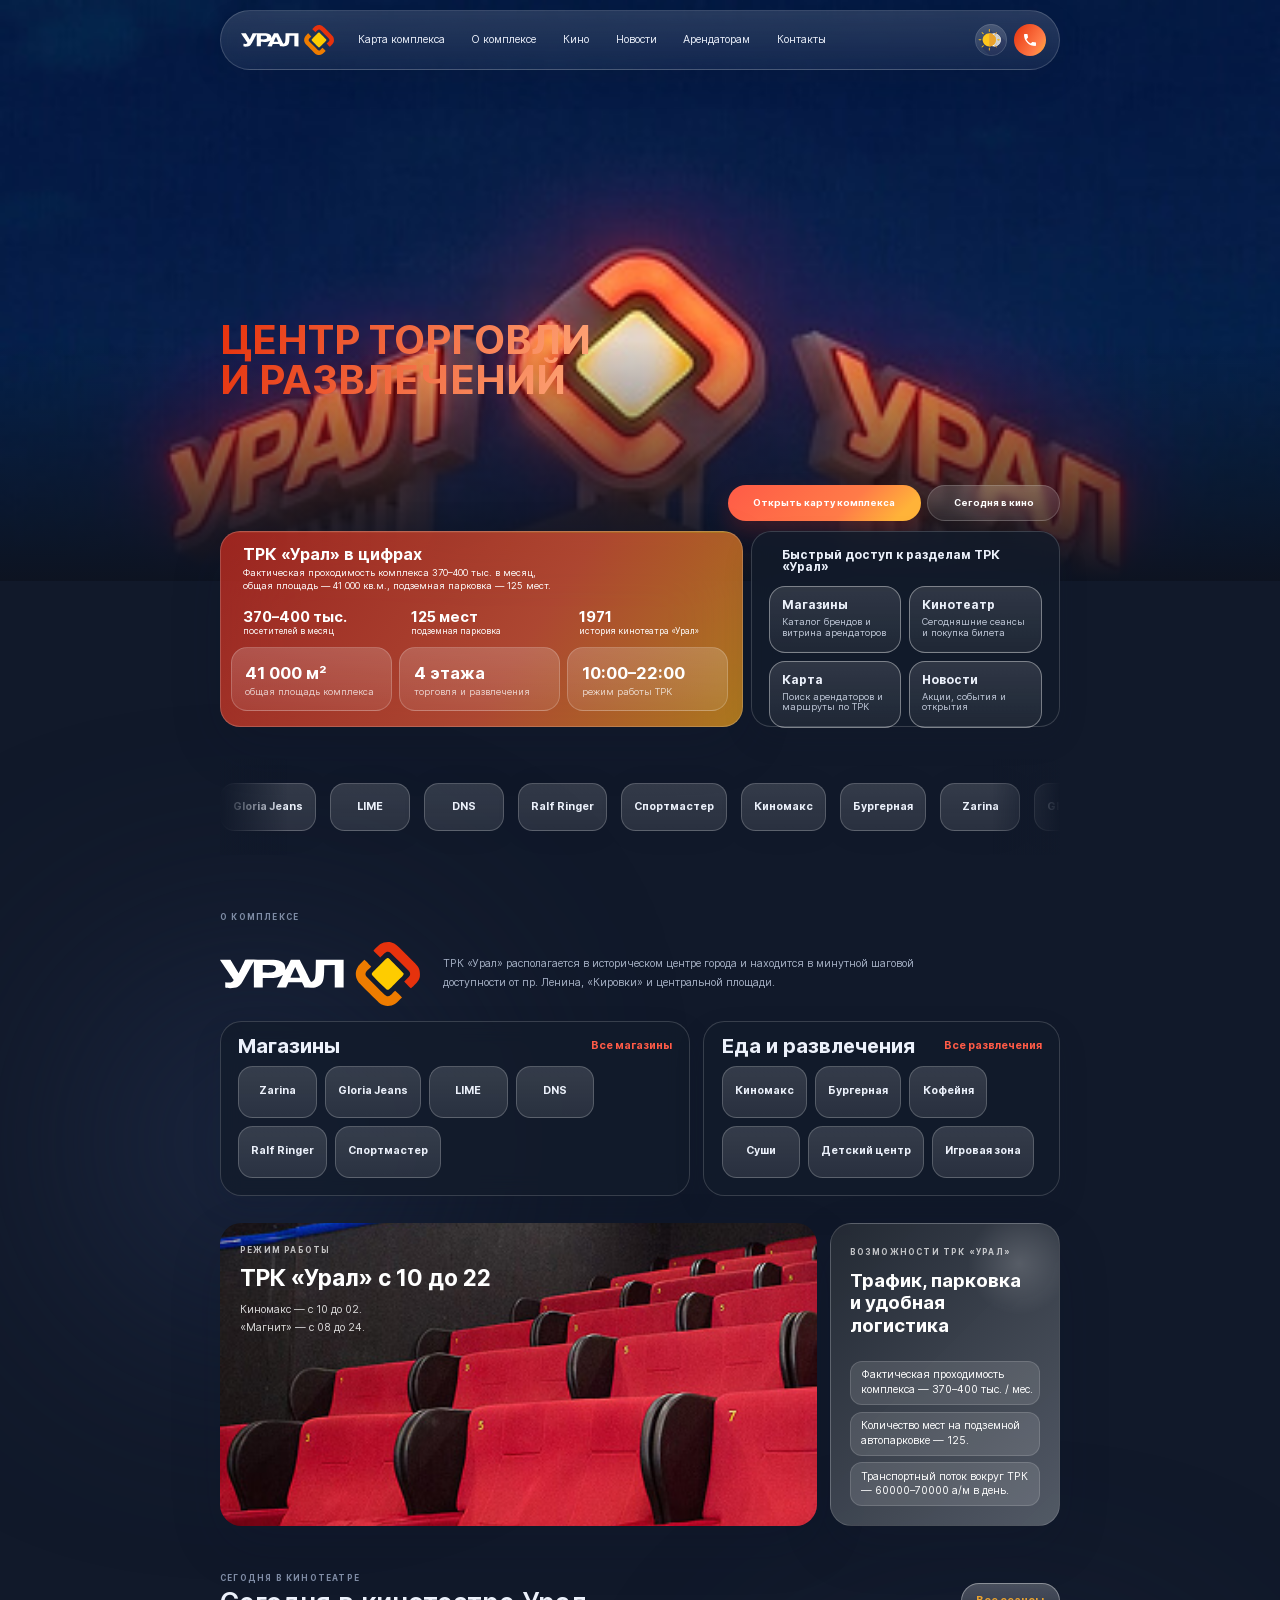
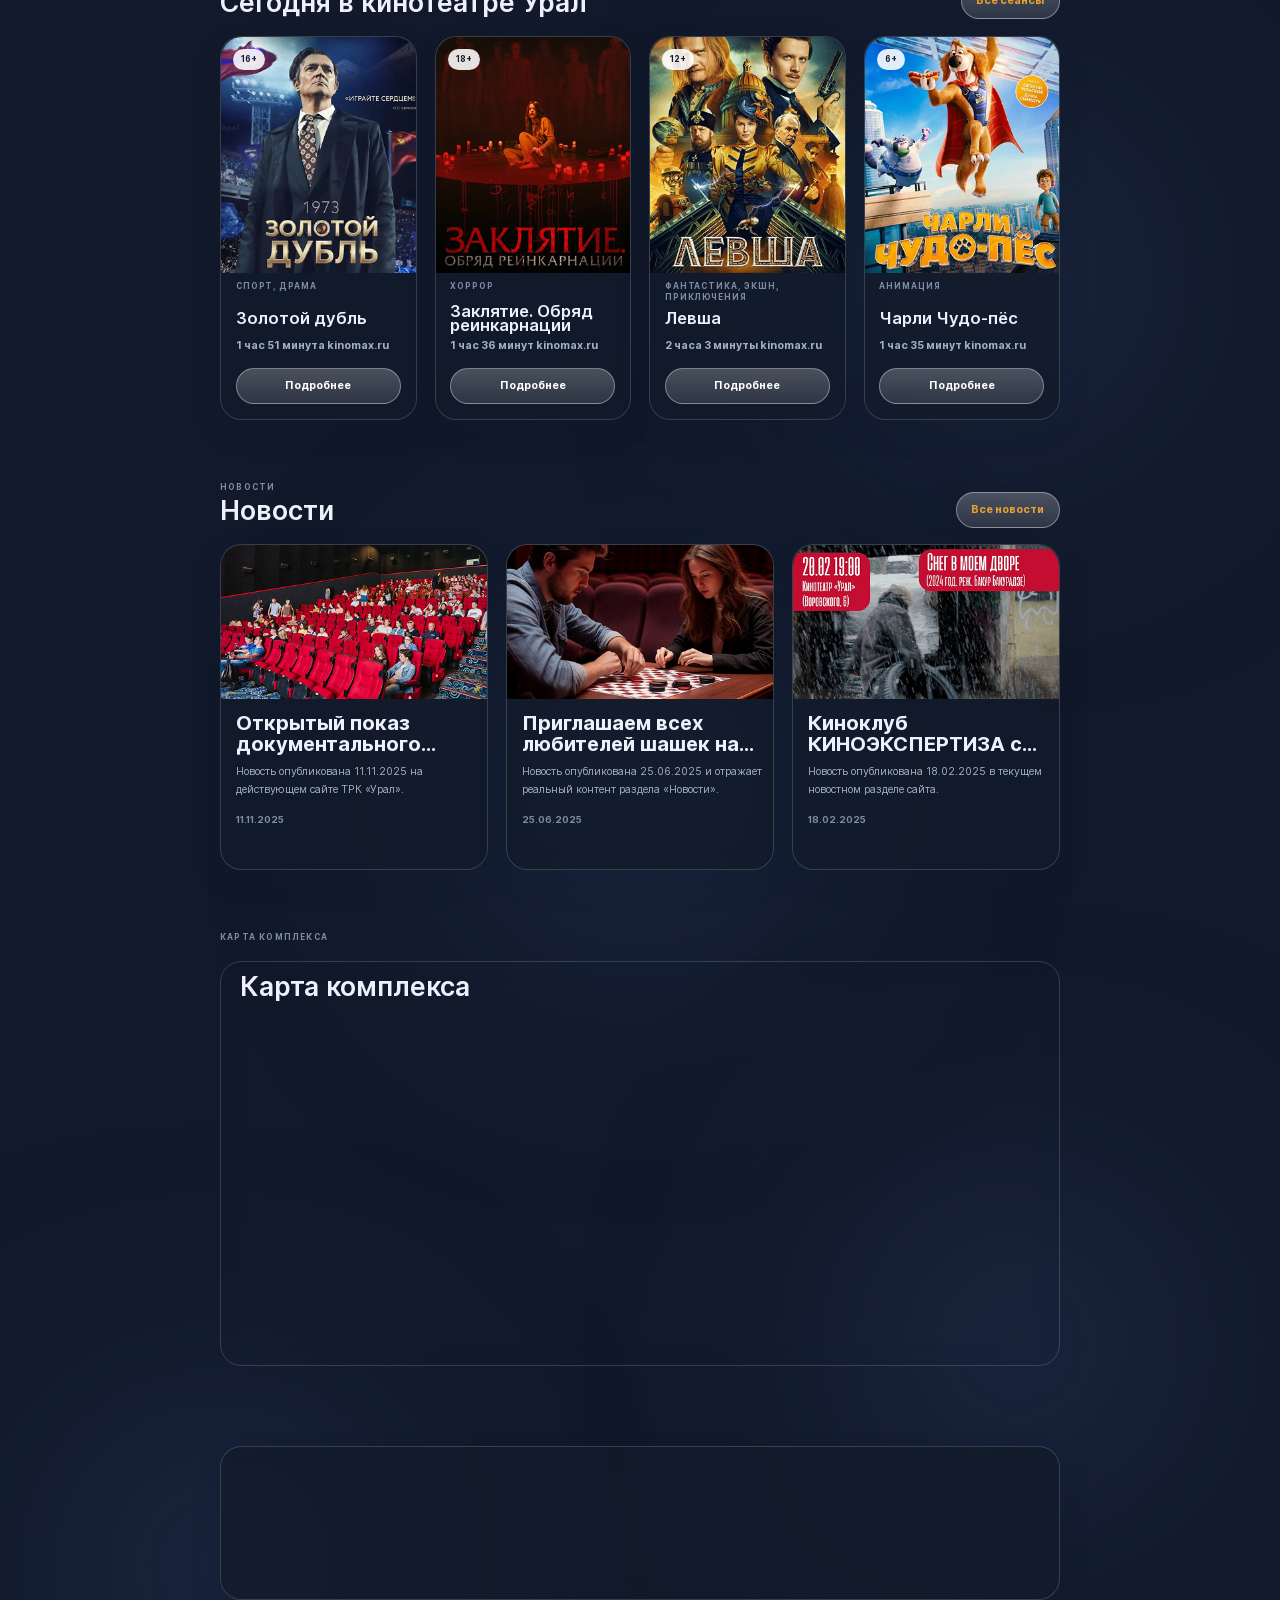
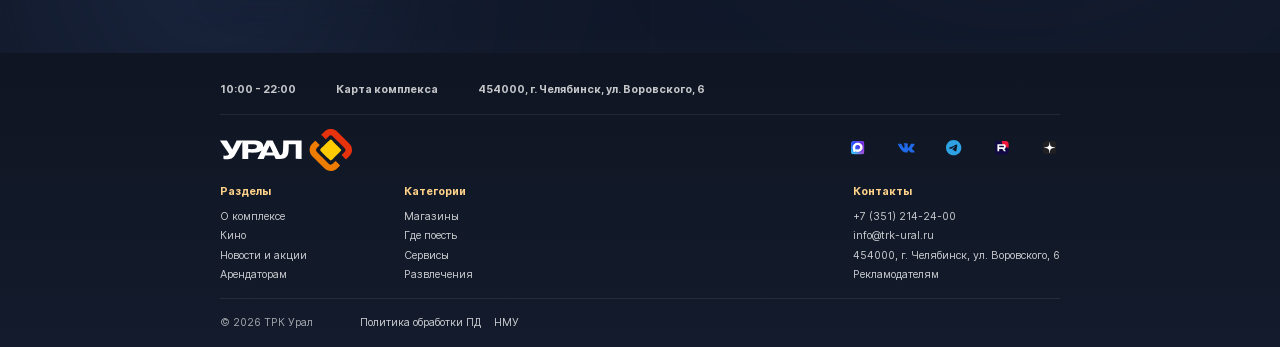
<file: index.html>
<!DOCTYPE html>
<html lang="en">
<head>
    <meta charset="UTF-8">
    <meta name="viewport" content="width=device-width, initial-scale=1.0">
    <link rel="shortcut icon" href="images/svg/favicon.svg" type="image/x-icon">
    <title>ТРК Урал</title>
    <link rel="stylesheet" href="css/normalize.css">
    <link rel="stylesheet" href="js/select2/select2.min.css">
    <link rel="stylesheet" href="js/swiper/swiper-bundle.css">
    <link rel="stylesheet" href="js/fancybox/fancybox.css">
    <link rel="stylesheet" href="js/aos/aos.css">
    <link rel="stylesheet" href="css/style.css">
</head>
<body class="index-page dark">
    <header class="header">
        <div class="container header__content">
            <button class="header__burger-btn"><span></span><span></span><span></span></button>
            <a href="index.html" class="header-logo">
                <img src="images/svg/logo.svg" alt="" class="dark-element">
                <img src="images/svg/logo-light.svg" alt="" class="light-element">
            </a>
            <nav class="menu">
                <ul>
                    <li><a href="maps.html">Карта комплекса</a></li>
                    <li><a href="about.html">О комплексе</a></li>
                    <li><a href="https://kinomax.ru/films">Кино</a></li>
                    <li><a href="news.html">Новости</a></li>
                    <li><a href="rents.html">Арендаторам</a></li>
                    <li><a href="contacts.html">Контакты</a></li>
                </ul>
            </nav>
            <div class="header__buttons">
                <button class="theme-change">
                    <img src="images/svg/theme-change.svg" alt="" class="dark-element">
                    <img src="images/svg/theme-change-light.svg" alt="" class="light-element">
                </button>
                <a href="tel:+73512142400" class="phone">
                    <img src="images/svg/phone.svg" alt="">
                    <span>+7 (351) 214-24-00</span>
                </a>
            </div>
        </div>
    </header>
    <div class="burger">
        <div class="container burger__wrapper">
            <div class="burger__content">
                <nav class="menu">
                    <ul>
                        <li><a href="maps.html">Карта комплекса</a></li>
                        <li><a href="about.html">О комплексе</a></li>
                        <li><a href="https://kinomax.ru/films">Кино</a></li>
                        <li><a href="news.html">Новости</a></li>
                        <li><a href="rents.html">Арендаторам</a></li>
                        <li><a href="contacts.html">Контакты</a></li>
                    </ul>
                </nav>
                <a href="tel:+73512142400" class="phone">
                    <img src="images/svg/phone.svg" alt="">
                    <span>+7 (351) 214-24-00</span>
                </a>
                <div class="socials">
                    <a href="javascript:void(0)" class="socials__item">
                        <img src="images/svg/max-icon.svg" alt="">
                    </a>
                    <a href="javascript:void(0)" class="socials__item">
                        <img src="images/svg/vk-icon.svg" alt="">
                    </a>
                    <a href="javascript:void(0)" class="socials__item">
                        <img src="images/svg/tg-icon.svg" alt="">
                    </a>
                    <a href="javascript:void(0)" class="socials__item">
                        <img src="images/svg/rutube-icon.svg" alt="">
                    </a>
                    <a href="javascript:void(0)" class="socials__item">
                        <img src="images/svg/dzen-icon.svg" alt="">
                    </a>
                </div>
            </div>
        </div>
    </div>
    <main>
        <h1 style="display: none;">ТРК Урал - Центр торговли и развлечений</h1>
        <section class="hero">
            <div class="container hero__content">
                <h2>Центр торговли <br>и развлечений</h2>
                <div class="hero__buttons">
                    <a href="maps.html" class="btn">Открыть карту комплекса</a>
                    <a href="#films" class="btn btn-border">Сегодня в кино</a>
                </div>
            </div>
            <div class="hero-bg">
                <picture class="dark-element">
                    <source srcset="images/hero-bg-mob.jpg" media="(max-width: 768px)">
                    <img src="images/hero-bg.jpg" alt="">
                </picture>
                <picture class="light-element">
                    <source srcset="images/hero-bg-light-mob.jpg" media="(max-width: 768px)">
                    <img src="images/hero-bg-light.jpg" alt="">
                </picture>
            </div>
        </section>
        <div class="container">
            <section class="introduction">
                <div class="introduction__wrapper">
                    <div class="introduction__content">
                        <div class="introduction-stats">
                            <h3>ТРК «Урал» в цифрах</h3>
                            <p>Фактическая проходимость комплекса 370–400 тыс. в месяц, <br>общая площадь — 41 000 кв.м., подземная парковка — 125 мест.</p>
                            <div class="introduction-stats__items">
                                <div class="introduction-stats__item">
                                    <p>370–400 тыс.</p>
                                    <span>посетителей в месяц</span>
                                </div>
                                <div class="introduction-stats__item">
                                    <p>125 мест</p>
                                    <span>подземная парковка</span>
                                </div>
                                <div class="introduction-stats__item">
                                    <p>1971</p>
                                    <span>история кинотеатра «Урал»</span>
                                </div>
                            </div>
                            <div class="introduction-info">
                                <div class="introduction-info__item">
                                    <p>41 000 м²</p>
                                    <span>общая площадь комплекса</span>
                                </div>
                                <div class="introduction-info__item">
                                    <p>4 этажа</p>
                                    <span>торговля и развлечения</span>
                                </div>
                                <div class="introduction-info__item">
                                    <p>10:00–22:00</p>
                                    <span>режим работы ТРК</span>
                                </div>
                            </div>
                        </div>
                        <div class="introduction-quick">
                            <h3>Быстрый доступ к разделам ТРК «Урал»</h3>
                            <div class="introduction-quick__items">
                                <a href="shops.html" class="introduction-quick__item">
                                    Магазины
                                    <span>Каталог брендов и витрина арендаторов</span>
                                </a>
                                <a href="javascript:void(0)" class="introduction-quick__item">
                                    Кинотеатр
                                    <span>Сегодняшние сеансы и покупка билета</span>
                                </a>
                                <a href="maps.html" class="introduction-quick__item">
                                    Карта
                                    <span>Поиск арендаторов и маршруты по ТРК</span>
                                </a>
                                <a href="news.html" class="introduction-quick__item">
                                    Новости
                                    <span>Акции, события и открытия</span>
                                </a>
                            </div>
                        </div>
                    </div>
                    <div class="shops-list">
                        <div class="shops-list-shadow"></div>
                        <div class="swiper shops-list__slider">
                            <div class="swiper-wrapper">
                                <div class="swiper-slide"><a href="shop.html" class="shops-list__item">Zarina</a></div>
                                <div class="swiper-slide"><a href="shop.html" class="shops-list__item">Gloria Jeans</a></div>
                                <div class="swiper-slide"><a href="shop.html" class="shops-list__item">LIME</a></div>
                                <div class="swiper-slide"><a href="shop.html" class="shops-list__item">DNS</a></div>
                                <div class="swiper-slide"><a href="shop.html" class="shops-list__item">Ralf Ringer</a></div>
                                <div class="swiper-slide"><a href="shop.html" class="shops-list__item">Спортмастер</a></div>
                                <div class="swiper-slide"><a href="shop.html" class="shops-list__item">Киномакс</a></div>
                                <div class="swiper-slide"><a href="shop.html" class="shops-list__item">Бургерная</a></div>
                                <div class="swiper-slide"><a href="shop.html" class="shops-list__item">Zarina</a></div>
                                <div class="swiper-slide"><a href="shop.html" class="shops-list__item">Gloria Jeans</a></div>
                                <div class="swiper-slide"><a href="shop.html" class="shops-list__item">LIME</a></div>
                                <div class="swiper-slide"><a href="shop.html" class="shops-list__item">DNS</a></div>
                                <div class="swiper-slide"><a href="shop.html" class="shops-list__item">Ralf Ringer</a></div>
                                <div class="swiper-slide"><a href="shop.html" class="shops-list__item">Спортмастер</a></div>
                                <div class="swiper-slide"><a href="shop.html" class="shops-list__item">Киномакс</a></div>
                                <div class="swiper-slide"><a href="shop.html" class="shops-list__item">Бургерная</a></div>
                            </div>
                        </div>
                        <div class="shops-list-shadow"></div>
                    </div>
                </div>
            </section>
            <section class="index-about">
                <h2 class="title-mini">О комплексе</h2>
                <div class="index-about-top">
                    <div class="index-about-logo">
                        <img src="images/svg/logo.svg" alt="" class="dark-element">
                        <img src="images/svg/logo-light.svg" alt="" class="light-element">
                    </div>
                    <p>ТРК «Урал» располагается в историческом центре города и находится в минутной шаговой доступности от пр. Ленина, «Кировки» и центральной площади.</p>
                </div>
                <div class="index-about__content">
                    <div class="index-about__block">
                        <div class="index-about__place">
                            <div class="index-about__place-top">
                                <p>Магазины</p>
                                <a href="shops.html">Все магазины</a>
                            </div>
                            <div class="index-about__place__content">
                                <a href="shop.html" class="index-about__place__item">Zarina</a>
                                <a href="shop.html" class="index-about__place__item">Gloria Jeans</a>
                                <a href="shop.html" class="index-about__place__item">LIME</a>
                                <a href="shop.html" class="index-about__place__item">DNS</a>
                                <a href="shop.html" class="index-about__place__item">Ralf Ringer</a>
                                <a href="shop.html" class="index-about__place__item">Спортмастер</a>
                            </div>
                        </div>
                        <div class="index-about__place">
                            <div class="index-about__place-top">
                                <p>Еда и развлечения</p>
                                <a href="shops.html">Все развлечения</a>
                            </div>
                            <div class="index-about__place__content">
                                <a href="shop.html" class="index-about__place__item">Киномакс</a>
                                <a href="shop.html" class="index-about__place__item">Бургерная</a>
                                <a href="shop.html" class="index-about__place__item">Кофейня</a>
                                <a href="shop.html" class="index-about__place__item">Суши</a>
                                <a href="shop.html" class="index-about__place__item">Детский центр</a>
                                <a href="shop.html" class="index-about__place__item">Игровая зона</a>
                            </div>
                        </div>
                    </div>
                    <div class="index-about__block">
                        <div class="index-about__schedule">
                            <div class="index-about__schedule__content">
                                <p class="index-about__block-title">Режим работы</p>
                                <p class="index-about__schedule-title">ТРК «Урал» <br>с 10 до 22</p>
                                <p class="index-about__schedule__item">Киномакс — с 10 до 02.</p>
                                <p class="index-about__schedule__item">«Магнит» — с 08 до 24.</p>
                            </div>
                            <div class="index-about__schedule-bg">
                                <picture>
                                    <source srcset="images/index-about-schedule-bg-mob.jpg" media="(max-width: 768px)">
                                    <img src="images/index-about-schedule-bg.jpg" alt="">
                                </picture>
                            </div>
                        </div>
                        <div class="index-about__opportunity">
                            <p class="index-about__block-title">Возможности ТРК «Урал»</p>
                            <p class="index-about__opportunity-title">Трафик, парковка <br>и удобная логистика</p>
                            <div class="index-about__opportunity__content">
                                <div class="index-about__opportunity__item">
                                    <p>Фактическая проходимость комплекса — 370–400 тыс. / мес.</p>
                                </div>
                                <div class="index-about__opportunity__item">
                                    <p>Количество мест на подземной автопарковке — 125.</p>
                                </div>
                                <div class="index-about__opportunity__item">
                                    <p>Транспортный поток вокруг ТРК — 60000–70000 а/м в день.</p>
                                </div>
                            </div>
                        </div>
                    </div>
                </div>
                <div class="bg-light"></div>
            </section>
            <section class="films">
                <div class="anchor" id="films"></div>
                <p class="title-mini">Сегодня в кинотеатре</p>
                <h2 class="title">Сегодня в кинотеатре Урал</h2>
                <div class="films__slider">
                    <div class="swiper">
                        <div class="swiper-wrapper">
                            <div class="swiper-slide">
                                <div class="films-card">
                                    <div class="films-card-image">
                                        <img src="images/films-card-img-1.jpg" alt="">
                                    </div>
                                    <div class="films-card__age-limit">16+</div>
                                    <div class="films-card__content">
                                        <p class="films-card-genre">Спорт, Драма</p>
                                        <h3 class="films-card-name">Золотой дубль</h3>
                                        <p class="films-card-description">1 час 51 минута kinomax.ru</p>
                                        <a href="javascript:void(0)" class="btn btn-card">Подробнее</a>
                                    </div>
                                </div>
                            </div>
                            <div class="swiper-slide">
                                <div class="films-card">
                                    <div class="films-card-image">
                                        <img src="images/films-card-img-2.jpg" alt="">
                                    </div>
                                    <div class="films-card__age-limit">18+</div>
                                    <div class="films-card__content">
                                        <p class="films-card-genre">Хоррор</p>
                                        <h3 class="films-card-name">Заклятие. Обряд реинкарнации</h3>
                                        <p class="films-card-description">1 час 36 минут kinomax.ru</p>
                                        <a href="javascript:void(0)" class="btn btn-card">Подробнее</a>
                                    </div>
                                </div>
                            </div>
                            <div class="swiper-slide">
                                <div class="films-card">
                                    <div class="films-card-image">
                                        <img src="images/films-card-img-3.jpg" alt="">
                                    </div>
                                    <div class="films-card__age-limit">12+</div>
                                    <div class="films-card__content">
                                        <p class="films-card-genre">Фантастика, Экшн, Приключения</p>
                                        <h3 class="films-card-name">Левша</h3>
                                        <p class="films-card-description">2 часа 3 минуты kinomax.ru</p>
                                        <a href="javascript:void(0)" class="btn btn-card">Подробнее</a>
                                    </div>
                                </div>
                            </div>
                            <div class="swiper-slide">
                                <div class="films-card">
                                    <div class="films-card-image">
                                        <img src="images/films-card-img-4.jpg" alt="">
                                    </div>
                                    <div class="films-card__age-limit">6+</div>
                                    <div class="films-card__content">
                                        <p class="films-card-genre">Анимация</p>
                                        <h3 class="films-card-name">Чарли Чудо-пёс</h3>
                                        <p class="films-card-description">1 час 35 минут kinomax.ru</p>
                                        <a href="javascript:void(0)" class="btn btn-card">Подробнее</a>
                                    </div>
                                </div>
                            </div>
                        </div>
                    </div>
                    <div class="slider-progressbar"></div>
                </div>
                <a href="https://kinomax.ru/films" class="btn btn-all">Все сеансы</a>
                <div class="bg-light"></div>
            </section>
            <section class="news-list">
                <p class="title-mini">Новости</p>
                <h2 class="title">Новости</h2>
                <div class="news-list__slider">
                    <div class="swiper">
                        <div class="swiper-wrapper">
                            <div class="swiper-slide">
                                <div class="news-card">
                                    <a href="new.html"></a>
                                    <div class="news-card-image">
                                        <img src="images/news-card-img-1.jpg" alt="">
                                    </div>
                                    <div class="news-card__content">
                                        <h3 class="news-card-name">Открытый показ документального филь…</h3>
                                        <p class="news-card-text">Новость опубликована 11.11.2025 на действующем сайте ТРК «Урал».</p>
                                        <span class="news-card-date">11.11.2025</span>
                                    </div>
                                </div>
                            </div>
                            <div class="swiper-slide">
                                <div class="news-card">
                                    <a href="new.html"></a>
                                    <div class="news-card-image">
                                        <img src="images/news-card-img-2.jpg" alt="">
                                    </div>
                                    <div class="news-card__content">
                                        <h3 class="news-card-name">Приглашаем всех любителей шашек на…</h3>
                                        <p class="news-card-text">Новость опубликована 25.06.2025 и отражает реальный контент раздела «Новости».</p>
                                        <span class="news-card-date">25.06.2025</span>
                                    </div>
                                </div>
                            </div>
                            <div class="swiper-slide">
                                <div class="news-card">
                                    <a href="new.html"></a>
                                    <div class="news-card-image">
                                        <img src="images/news-card-img-3.jpg" alt="">
                                    </div>
                                    <div class="news-card__content">
                                        <h3 class="news-card-name">Киноклуб КИНОЭКСПЕРТИЗА с…</h3>
                                        <p class="news-card-text">Новость опубликована 18.02.2025 в текущем новостном разделе сайта.</p>
                                        <span class="news-card-date">18.02.2025</span>
                                    </div>
                                </div>
                            </div>
                        </div>
                    </div>
                    <div class="slider-progressbar"></div>
                </div>
                <a href="news.html" class="btn btn-all">Все новости</a>
                <div class="bg-light"></div>
            </section>
            <section class="index-map">
                <p class="title-mini">Карта комплекса</p>
                <div class="index-map__content">
                    <h2 class="title">Карта комплекса</h2>
                    <div class="index-map__item">
                        <script charset="utf-8" src="https://floors-widget.api.2gis.ru/loader.js" id="dg-floors-widget-loader"></script>
                        <script charset="utf-8">
                            DG.FloorsWidget.init({
                                width: '100%',
                                height: '100%',
                                isSearchHidden: true,
                                initData: {
                                    complexId: '2111590608523434',
                                    options: {
                                        initialRotation: 3.17,
                                        hideSearchPanel: true,
                                        initialFloor: '1',
                                    }
                                },
                            });
                        </script>
                    </div>
                </div>
                <div class="bg-light"></div>
            </section>
            <section class="rent-connect">
                <div class="rent-connect__content">
                    <h2 class="title-mini">Арендаторам</h2>
                    <div class="rent-connect__block">
                        <p class="title">Арендаторам</p>
                        <p class="rent-connect-text">На странице «Арендаторам» размещена заявка на аренду помещения, а также контакты по островной торговле и арендным отношениям.</p>
                    </div>
                    <div class="rent-connect__buttons">
                        <a href="tel:+79048006300" class="btn btn-bold"><span>Менеджер отдела аренды</span>Юлия Поспелова - +7 (904) 800 63 00</a>
                        <a href="mailto:" class="btn btn-bold">pospelova@trk-ural.ru</a>
                    </div>
                </div>
                <div class="bg-light"></div>
            </section>
        </div>
    </main>
    <footer class="footer">
        <div class="container footer__wrapper">
            <div class="footer-top">
                <p>10:00 - 22:00</p>
                <a href="maps.html">Карта комплекса</a>
                <p>454000, г. Челябинск, ул. Воровского, 6</p>
            </div>
            <div class="footer__content">
                <div class="footer__links">
                    <a href="index.html" class="footer-logo">
                        <img src="images/svg/logo.svg" alt="">
                    </a>
                    <div class="socials">
                        <a href="javascript:void(0)" class="socials__item">
                            <img src="images/svg/max-icon.svg" alt="">
                        </a>
                        <a href="javascript:void(0)" class="socials__item">
                            <img src="images/svg/vk-icon.svg" alt="">
                        </a>
                        <a href="javascript:void(0)" class="socials__item">
                            <img src="images/svg/tg-icon.svg" alt="">
                        </a>
                        <a href="javascript:void(0)" class="socials__item">
                            <img src="images/svg/rutube-icon.svg" alt="">
                        </a>
                        <a href="javascript:void(0)" class="socials__item">
                            <img src="images/svg/dzen-icon.svg" alt="">
                        </a>
                    </div>
                </div>
                <div class="footer__menus">
                    <nav class="menu">
                        <p>Разделы</p>
                        <ul>
                            <li><a href="about.html">О комплексе</a></li>
                            <li><a href="https://kinomax.ru/films">Кино</a></li>
                            <li><a href="news.html">Новости и акции</a></li>
                            <li><a href="rents.html">Арендаторам</a></li>
                        </ul>
                    </nav>
                    <nav class="menu">
                        <p>Категории</p>
                        <ul>
                            <li><a href="shops.html">Магазины</a></li>
                            <li><a href="shops.html">Где поесть</a></li>
                            <li><a href="shops.html">Сервисы</a></li>
                            <li><a href="shops.html">Развлечения</a></li>
                        </ul>
                    </nav>
                    <nav class="menu">
                        <p>Контакты</p>
                        <ul>
                            <li><a href="tel:+73512142400">+7 (351) 214-24-00</a></li>
                            <li><a href="mailto:info@trk-ural.ru">info@trk-ural.ru</a></li>
                            <li><a href="https://2gis.ru/chelyabinsk/search/%D0%A3%D0%BB.%D0%B2%D0%BE%D1%80%D0%BE%D0%B2%D1%81%D0%BA%D0%BE%D0%B3%D0%BE%206/firm/2111590608523434/61.394081%2C55.1573" target="_blank">454000, г. Челябинск, ул. Воровского, 6</a></li>
                            <li><a href="marketing.html">Рекламодателям</a></li>
                        </ul>
                    </nav>
                </div>
            </div>
            <div class="footer-bottom">
                <p class="footer-copyright">© 2026 ТРК Урал</p>
                <a href="javascript:void(0)">Политика обработки ПД</a>
                <a href="nmu.html">НМУ</a>
            </div>
        </div>
    </footer>
    <div class="up up-invisible">
        <svg viewBox="0 0 52 52" fill="none" xmlns="http://www.w3.org/2000/svg" class="dark-element">
            <circle cx="26" cy="26" r="26" fill="#F3F0F5" fill-opacity="0.2"/>
            <path d="M19 26L26 19M26 19L33 26M26 19V33" stroke="#121926" stroke-width="2" stroke-linecap="round" stroke-linejoin="round"/>
        </svg>
        <svg viewBox="0 0 52 52" fill="none" xmlns="http://www.w3.org/2000/svg" class="light-element">
            <circle cx="26" cy="26" r="26" fill="#A6A8AA" fill-opacity="0.2"/>
            <path d="M19 26L26 19M26 19L33 26M26 19V33" stroke="#121926" stroke-width="2" stroke-linecap="round" stroke-linejoin="round"/>
        </svg>
    </div>
    <script src="js/jquery/jquery-3.7.1.min.js"></script>
    <script src="js/jquery/jquery.form.min.js"></script>
    <script src="js/jquery/jquery.inputmask.min.js"></script>
    <script src="js/select2/select2.min.js"></script>
    <script src="js/swiper/swiper-bundle.js"></script>
    <script src="js/fancybox/fancybox.umd.js"></script>
    <script src="js/aos/aos.js"></script>
    <script src="js/index.js"></script>
</body>
</html>
</file>
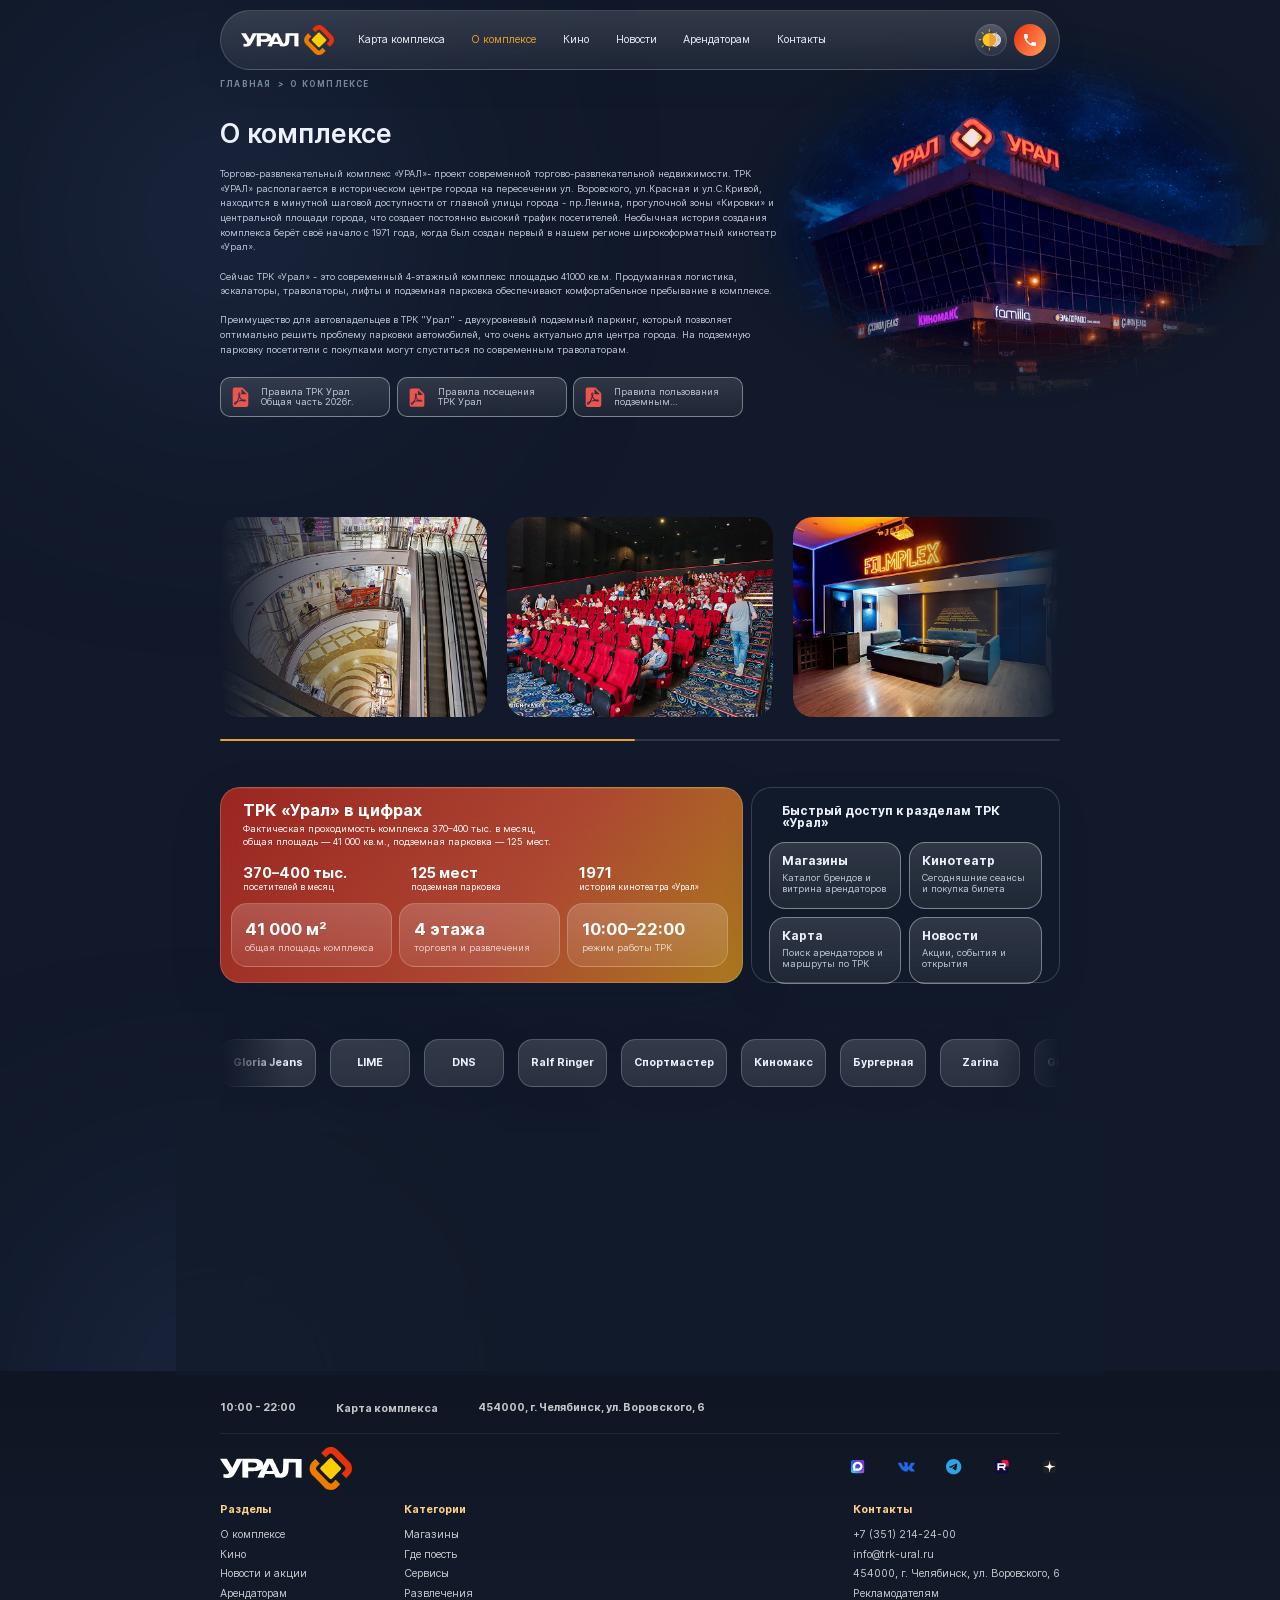
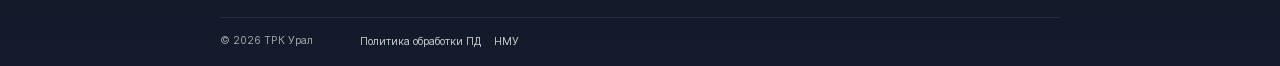
<file: about.html>
<!DOCTYPE html>
<html lang="en">
<head>
    <meta charset="UTF-8">
    <meta name="viewport" content="width=device-width, initial-scale=1.0">
    <link rel="shortcut icon" href="images/svg/favicon.svg" type="image/x-icon">
    <title>ТРК Урал</title>
    <link rel="stylesheet" href="css/normalize.css">
    <link rel="stylesheet" href="js/select2/select2.min.css">
    <link rel="stylesheet" href="js/swiper/swiper-bundle.css">
    <link rel="stylesheet" href="js/fancybox/fancybox.css">
    <link rel="stylesheet" href="js/aos/aos.css">
    <link rel="stylesheet" href="css/style.css">
</head>
<body class="dark">
    <header class="header">
        <div class="container header__content">
            <button class="header__burger-btn"><span></span><span></span><span></span></button>
            <a href="index.html" class="header-logo">
                <img src="images/svg/logo.svg" alt="" class="dark-element">
                <img src="images/svg/logo-light.svg" alt="" class="light-element">
            </a>
            <nav class="menu">
                <ul>
                    <li><a href="maps.html">Карта комплекса</a></li>
                    <li><a href="about.html" class="active">О комплексе</a></li>
                    <li><a href="https://kinomax.ru/films">Кино</a></li>
                    <li><a href="news.html">Новости</a></li>
                    <li><a href="rents.html">Арендаторам</a></li>
                    <li><a href="contacts.html">Контакты</a></li>
                </ul>
            </nav>
            <div class="header__buttons">
                <button class="theme-change">
                    <img src="images/svg/theme-change.svg" alt="" class="dark-element">
                    <img src="images/svg/theme-change-light.svg" alt="" class="light-element">
                </button>
                <a href="tel:+73512142400" class="phone">
                    <img src="images/svg/phone.svg" alt="">
                    <span>+7 (351) 214-24-00</span>
                </a>
            </div>
        </div>
    </header>
    <div class="burger">
        <div class="container burger__wrapper">
            <div class="burger__content">
                <nav class="menu">
                    <ul>
                        <li><a href="maps.html">Карта комплекса</a></li>
                        <li><a href="about.html" class="active">О комплексе</a></li>
                        <li><a href="https://kinomax.ru/films">Кино</a></li>
                        <li><a href="news.html">Новости</a></li>
                        <li><a href="rents.html">Арендаторам</a></li>
                        <li><a href="contacts.html">Контакты</a></li>
                    </ul>
                </nav>
                <a href="tel:+73512142400" class="phone">
                    <img src="images/svg/phone.svg" alt="">
                    <span>+7 (351) 214-24-00</span>
                </a>
                <div class="socials">
                    <a href="javascript:void(0)" class="socials__item">
                        <img src="images/svg/max-icon.svg" alt="">
                    </a>
                    <a href="javascript:void(0)" class="socials__item">
                        <img src="images/svg/vk-icon.svg" alt="">
                    </a>
                    <a href="javascript:void(0)" class="socials__item">
                        <img src="images/svg/tg-icon.svg" alt="">
                    </a>
                    <a href="javascript:void(0)" class="socials__item">
                        <img src="images/svg/rutube-icon.svg" alt="">
                    </a>
                    <a href="javascript:void(0)" class="socials__item">
                        <img src="images/svg/dzen-icon.svg" alt="">
                    </a>
                </div>
            </div>
        </div>
    </div>
    <main>
        <div class="container">
            <div class="breadcrumb">
                <div class="breadcrumb__content">
                    <div class="breadcrumb__item">
                        <a href="index.html">
                            <span>Главная</span>
                        </a>
                        <i>&nbsp;&gt;&nbsp;&nbsp;</i>
                    </div>
                    <div class="breadcrumb__item">
                        <span>О комплексе</span>
                    </div>
                </div>
                <div class="bg-light"></div>
            </div>
            <h1 class="title">О комплексе</h1>
            <section class="about">
                <div class="about__content">
                    <div class="about-text">
                        Торгово-развлекательный комплекс «УРАЛ»- проект современной торгово-развлекательной недвижимости. ТРК «УРАЛ» располагается в историческом центре города на пересечении ул. Воровского, ул.Красная и ул.С.Кривой, находится в минутной шаговой доступности от главной улицы города - пр.Ленина, прогулочной зоны «Кировки» и центральной площади города, что создает постоянно высокий трафик посетителей. Необычная история создания комплекса берёт своё начало с 1971 года, когда был создан первый в нашем регионе широкоформатный кинотеатр «Урал».
                        <br><br>Сейчас ТРК «Урал» - это современный 4-этажный комплекс площадью 41000 кв.м. Продуманная логистика, эскалаторы, траволаторы, лифты и подземная парковка обеспечивают комфортабельное пребывание в комплексе.
                        <br><br>Преимущество для автовладельцев в ТРК "Урал" - двухуровневый подземный паркинг, который позволяет оптимально решить проблему парковки автомобилей, что очень актуально для центра города. На подземную парковку посетители с покупками могут спуститься по современным траволаторам.
                    </div>
                    <div class="about__files">
                        <a href="javascript:void(0)" class="about__file"><span>Правила ТРК Урал Общая часть 2026г.</span></a>
                        <a href="javascript:void(0)" class="about__file"><span>Правила посещения ТРК Урал</span></a>
                        <a href="javascript:void(0)" class="about__file"><span>Правила пользования подземным паркингом</span></a>
                    </div>
                </div>
                <div class="about-image">
                    <picture class="dark-element">
                        <source srcset="images/about-img-mob.png" media="(max-width: 768px)">
                        <img src="images/about-img.png" alt="">
                    </picture>
                    <picture class="light-element">
                        <source srcset="images/about-img-light-mob.png" media="(max-width: 768px)">
                        <img src="images/about-img-light.png" alt="">
                    </picture>
                </div>
            </section>
            <section class="gallery">
                <div class="gallery__slider">
                    <div class="gallery-shadow"></div>
                    <div class="swiper">
                        <div class="swiper-wrapper">
                            <div class="swiper-slide">
                                <a href="images/gallery-img-1.jpg" class="gallery__item" data-fancybox="gallery">
                                    <img src="images/gallery-img-1.jpg" alt="">
                                </a>
                            </div>
                            <div class="swiper-slide">
                                <a href="images/gallery-img-2.jpg" class="gallery__item" data-fancybox="gallery">
                                    <img src="images/gallery-img-2.jpg" alt="">
                                </a>
                            </div>
                            <div class="swiper-slide">
                                <a href="images/gallery-img-3.jpg" class="gallery__item" data-fancybox="gallery">
                                    <img src="images/gallery-img-3.jpg" alt="">
                                </a>
                            </div>
                            <div class="swiper-slide">
                                <a href="images/gallery-img-1.jpg" class="gallery__item" data-fancybox="gallery">
                                    <img src="images/gallery-img-1.jpg" alt="">
                                </a>
                            </div>
                            <div class="swiper-slide">
                                <a href="images/gallery-img-2.jpg" class="gallery__item" data-fancybox="gallery">
                                    <img src="images/gallery-img-2.jpg" alt="">
                                </a>
                            </div>
                            <div class="swiper-slide">
                                <a href="images/gallery-img-3.jpg" class="gallery__item" data-fancybox="gallery">
                                    <img src="images/gallery-img-3.jpg" alt="">
                                </a>
                            </div>
                        </div>
                    </div>
                    <div class="slider-progressbar"></div>
                    <div class="gallery-shadow"></div>
                </div>
            </section>
            <section class="introduction">
                <div class="introduction__wrapper">
                    <div class="introduction__content">
                        <div class="introduction-stats">
                            <h3>ТРК «Урал» в цифрах</h3>
                            <p>Фактическая проходимость комплекса 370–400 тыс. в месяц, <br>общая площадь — 41 000 кв.м., подземная парковка — 125 мест.</p>
                            <div class="introduction-stats__items">
                                <div class="introduction-stats__item">
                                    <p>370–400 тыс.</p>
                                    <span>посетителей в месяц</span>
                                </div>
                                <div class="introduction-stats__item">
                                    <p>125 мест</p>
                                    <span>подземная парковка</span>
                                </div>
                                <div class="introduction-stats__item">
                                    <p>1971</p>
                                    <span>история кинотеатра «Урал»</span>
                                </div>
                            </div>
                            <div class="introduction-info">
                                <div class="introduction-info__item">
                                    <p>41 000 м²</p>
                                    <span>общая площадь комплекса</span>
                                </div>
                                <div class="introduction-info__item">
                                    <p>4 этажа</p>
                                    <span>торговля и развлечения</span>
                                </div>
                                <div class="introduction-info__item">
                                    <p>10:00–22:00</p>
                                    <span>режим работы ТРК</span>
                                </div>
                            </div>
                        </div>
                        <div class="introduction-quick">
                            <h3>Быстрый доступ к разделам ТРК «Урал»</h3>
                            <div class="introduction-quick__items">
                                <a href="shops.html" class="introduction-quick__item">
                                    Магазины
                                    <span>Каталог брендов и витрина арендаторов</span>
                                </a>
                                <a href="javascript:void(0)" class="introduction-quick__item">
                                    Кинотеатр
                                    <span>Сегодняшние сеансы и покупка билета</span>
                                </a>
                                <a href="maps.html" class="introduction-quick__item">
                                    Карта
                                    <span>Поиск арендаторов и маршруты по ТРК</span>
                                </a>
                                <a href="news.html" class="introduction-quick__item">
                                    Новости
                                    <span>Акции, события и открытия</span>
                                </a>
                            </div>
                        </div>
                    </div>
                    <div class="shops-list">
                        <div class="shops-list-shadow"></div>
                        <div class="swiper shops-list__slider">
                            <div class="swiper-wrapper">
                                <div class="swiper-slide"><a href="shop.html" class="shops-list__item">Zarina</a></div>
                                <div class="swiper-slide"><a href="shop.html" class="shops-list__item">Gloria Jeans</a></div>
                                <div class="swiper-slide"><a href="shop.html" class="shops-list__item">LIME</a></div>
                                <div class="swiper-slide"><a href="shop.html" class="shops-list__item">DNS</a></div>
                                <div class="swiper-slide"><a href="shop.html" class="shops-list__item">Ralf Ringer</a></div>
                                <div class="swiper-slide"><a href="shop.html" class="shops-list__item">Спортмастер</a></div>
                                <div class="swiper-slide"><a href="shop.html" class="shops-list__item">Киномакс</a></div>
                                <div class="swiper-slide"><a href="shop.html" class="shops-list__item">Бургерная</a></div>
                                <div class="swiper-slide"><a href="shop.html" class="shops-list__item">Zarina</a></div>
                                <div class="swiper-slide"><a href="shop.html" class="shops-list__item">Gloria Jeans</a></div>
                                <div class="swiper-slide"><a href="shop.html" class="shops-list__item">LIME</a></div>
                                <div class="swiper-slide"><a href="shop.html" class="shops-list__item">DNS</a></div>
                                <div class="swiper-slide"><a href="shop.html" class="shops-list__item">Ralf Ringer</a></div>
                                <div class="swiper-slide"><a href="shop.html" class="shops-list__item">Спортмастер</a></div>
                                <div class="swiper-slide"><a href="shop.html" class="shops-list__item">Киномакс</a></div>
                                <div class="swiper-slide"><a href="shop.html" class="shops-list__item">Бургерная</a></div>
                            </div>
                        </div>
                        <div class="shops-list-shadow"></div>
                    </div>
                </div>
            </section>
            <section class="rent-connect">
                <div class="rent-connect__content">
                    <h2 class="title-mini">Арендаторам</h2>
                    <div class="rent-connect__block">
                        <p class="title">Арендаторам</p>
                        <p class="rent-connect-text">На странице «Арендаторам» размещена заявка на аренду помещения, а также контакты по островной торговле и арендным отношениям.</p>
                    </div>
                    <div class="rent-connect__buttons">
                        <a href="tel:+79048006300" class="btn btn-bold"><span>Менеджер отдела аренды</span>Юлия Поспелова - +7 (904) 800 63 00</a>
                        <a href="mailto:" class="btn btn-bold">pospelova@trk-ural.ru</a>
                    </div>
                </div>
                <div class="bg-light"></div>
            </section>
        </div>
    </main>
    <footer class="footer">
        <div class="container footer__wrapper">
            <div class="footer-top">
                <p>10:00 - 22:00</p>
                <a href="maps.html">Карта комплекса</a>
                <p>454000, г. Челябинск, ул. Воровского, 6</p>
            </div>
            <div class="footer__content">
                <div class="footer__links">
                    <a href="index.html" class="footer-logo">
                        <img src="images/svg/logo.svg" alt="">
                    </a>
                    <div class="socials">
                        <a href="javascript:void(0)" class="socials__item">
                            <img src="images/svg/max-icon.svg" alt="">
                        </a>
                        <a href="javascript:void(0)" class="socials__item">
                            <img src="images/svg/vk-icon.svg" alt="">
                        </a>
                        <a href="javascript:void(0)" class="socials__item">
                            <img src="images/svg/tg-icon.svg" alt="">
                        </a>
                        <a href="javascript:void(0)" class="socials__item">
                            <img src="images/svg/rutube-icon.svg" alt="">
                        </a>
                        <a href="javascript:void(0)" class="socials__item">
                            <img src="images/svg/dzen-icon.svg" alt="">
                        </a>
                    </div>
                </div>
                <div class="footer__menus">
                    <nav class="menu">
                        <p>Разделы</p>
                        <ul>
                            <li><a href="about.html">О комплексе</a></li>
                            <li><a href="https://kinomax.ru/films">Кино</a></li>
                            <li><a href="news.html">Новости и акции</a></li>
                            <li><a href="rents.html">Арендаторам</a></li>
                        </ul>
                    </nav>
                    <nav class="menu">
                        <p>Категории</p>
                        <ul>
                            <li><a href="shops.html">Магазины</a></li>
                            <li><a href="shops.html">Где поесть</a></li>
                            <li><a href="shops.html">Сервисы</a></li>
                            <li><a href="shops.html">Развлечения</a></li>
                        </ul>
                    </nav>
                    <nav class="menu">
                        <p>Контакты</p>
                        <ul>
                            <li><a href="tel:+73512142400">+7 (351) 214-24-00</a></li>
                            <li><a href="mailto:info@trk-ural.ru">info@trk-ural.ru</a></li>
                            <li><a href="https://2gis.ru/chelyabinsk/search/%D0%A3%D0%BB.%D0%B2%D0%BE%D1%80%D0%BE%D0%B2%D1%81%D0%BA%D0%BE%D0%B3%D0%BE%206/firm/2111590608523434/61.394081%2C55.1573" target="_blank">454000, г. Челябинск, ул. Воровского, 6</a></li>
                            <li><a href="marketing.html">Рекламодателям</a></li>
                        </ul>
                    </nav>
                </div>
            </div>
            <div class="footer-bottom">
                <p class="footer-copyright">© 2026 ТРК Урал</p>
                <a href="javascript:void(0)">Политика обработки ПД</a>
                <a href="nmu.html">НМУ</a>
            </div>
        </div>
    </footer>
    <div class="up up-invisible">
        <svg viewBox="0 0 52 52" fill="none" xmlns="http://www.w3.org/2000/svg" class="dark-element">
            <circle cx="26" cy="26" r="26" fill="#F3F0F5" fill-opacity="0.2"/>
            <path d="M19 26L26 19M26 19L33 26M26 19V33" stroke="#121926" stroke-width="2" stroke-linecap="round" stroke-linejoin="round"/>
        </svg>
        <svg viewBox="0 0 52 52" fill="none" xmlns="http://www.w3.org/2000/svg" class="light-element">
            <circle cx="26" cy="26" r="26" fill="#A6A8AA" fill-opacity="0.2"/>
            <path d="M19 26L26 19M26 19L33 26M26 19V33" stroke="#121926" stroke-width="2" stroke-linecap="round" stroke-linejoin="round"/>
        </svg>
    </div>
    <script src="js/jquery/jquery-3.7.1.min.js"></script>
    <script src="js/jquery/jquery.form.min.js"></script>
    <script src="js/jquery/jquery.inputmask.min.js"></script>
    <script src="js/select2/select2.min.js"></script>
    <script src="js/swiper/swiper-bundle.js"></script>
    <script src="js/fancybox/fancybox.umd.js"></script>
    <script src="js/aos/aos.js"></script>
    <script src="js/index.js"></script>
</body>
</html>
</file>
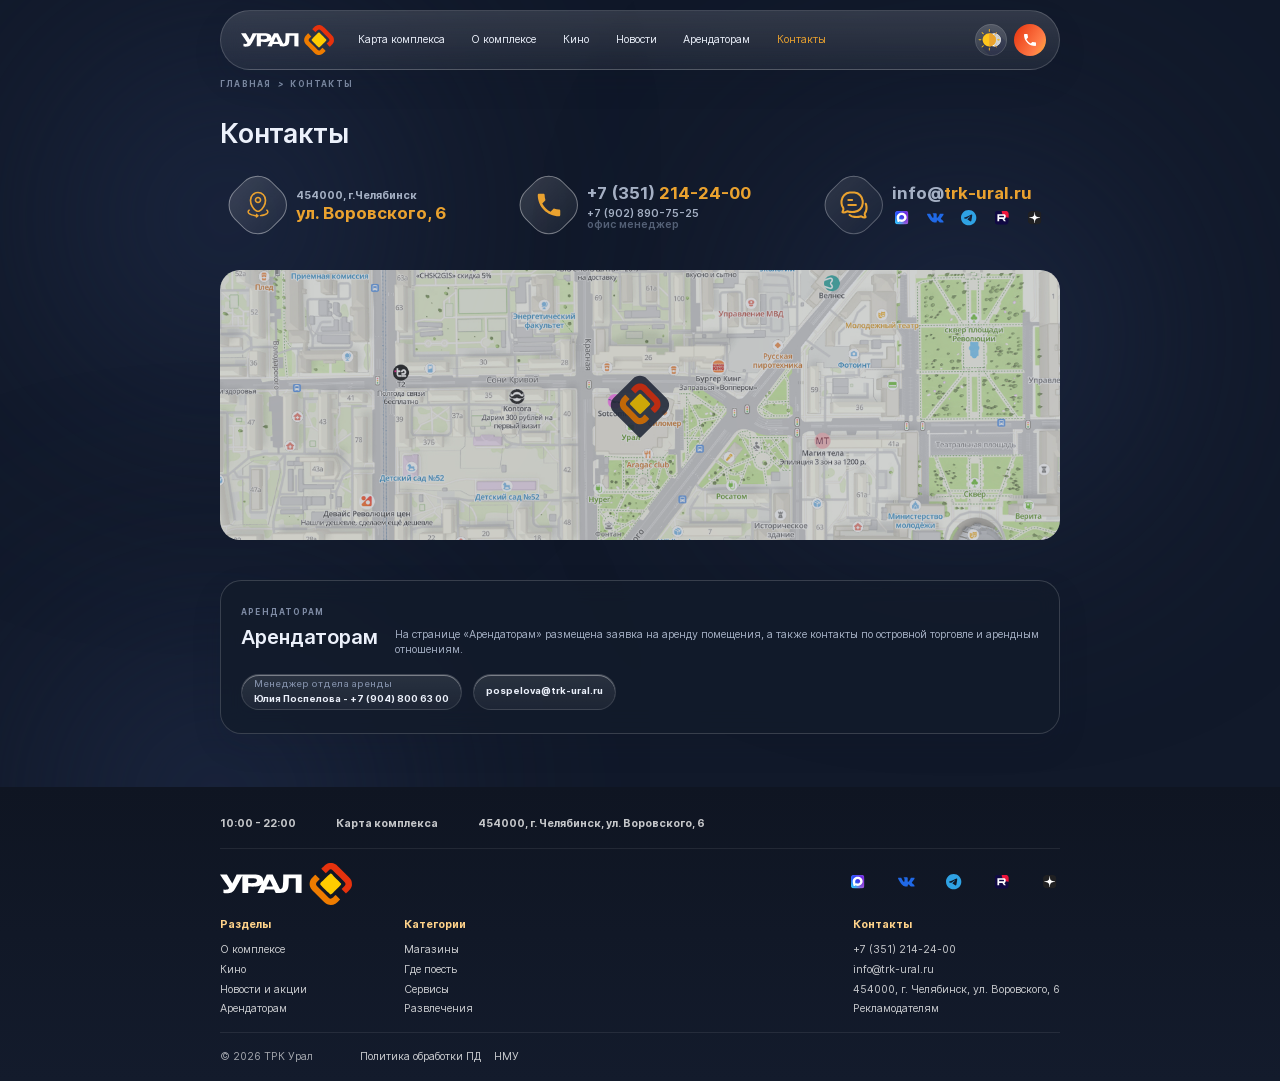
<file: contacts.html>
<!DOCTYPE html>
<html lang="en">
<head>
    <meta charset="UTF-8">
    <meta name="viewport" content="width=device-width, initial-scale=1.0">
    <link rel="shortcut icon" href="images/svg/favicon.svg" type="image/x-icon">
    <title>ТРК Урал</title>
    <link rel="stylesheet" href="css/normalize.css">
    <link rel="stylesheet" href="js/select2/select2.min.css">
    <link rel="stylesheet" href="js/swiper/swiper-bundle.css">
    <link rel="stylesheet" href="js/fancybox/fancybox.css">
    <link rel="stylesheet" href="js/aos/aos.css">
    <link rel="stylesheet" href="css/style.css">
</head>
<body class="dark">
    <header class="header">
        <div class="container header__content">
            <button class="header__burger-btn"><span></span><span></span><span></span></button>
            <a href="index.html" class="header-logo">
                <img src="images/svg/logo.svg" alt="" class="dark-element">
                <img src="images/svg/logo-light.svg" alt="" class="light-element">
            </a>
            <nav class="menu">
                <ul>
                    <li><a href="maps.html">Карта комплекса</a></li>
                    <li><a href="about.html">О комплексе</a></li>
                    <li><a href="https://kinomax.ru/films">Кино</a></li>
                    <li><a href="news.html">Новости</a></li>
                    <li><a href="rents.html">Арендаторам</a></li>
                    <li><a href="contacts.html" class="active">Контакты</a></li>
                </ul>
            </nav>
            <div class="header__buttons">
                <button class="theme-change">
                    <img src="images/svg/theme-change.svg" alt="" class="dark-element">
                    <img src="images/svg/theme-change-light.svg" alt="" class="light-element">
                </button>
                <a href="tel:+73512142400" class="phone">
                    <img src="images/svg/phone.svg" alt="">
                    <span>+7 (351) 214-24-00</span>
                </a>
            </div>
        </div>
    </header>
    <div class="burger">
        <div class="container burger__wrapper">
            <div class="burger__content">
                <nav class="menu">
                    <ul>
                        <li><a href="maps.html">Карта комплекса</a></li>
                        <li><a href="about.html">О комплексе</a></li>
                        <li><a href="https://kinomax.ru/films">Кино</a></li>
                        <li><a href="news.html">Новости</a></li>
                        <li><a href="rents.html">Арендаторам</a></li>
                        <li><a href="contacts.html" class="active">Контакты</a></li>
                    </ul>
                </nav>
                <a href="tel:+73512142400" class="phone">
                    <img src="images/svg/phone.svg" alt="">
                    <span>+7 (351) 214-24-00</span>
                </a>
                <div class="socials">
                    <a href="javascript:void(0)" class="socials__item">
                        <img src="images/svg/max-icon.svg" alt="">
                    </a>
                    <a href="javascript:void(0)" class="socials__item">
                        <img src="images/svg/vk-icon.svg" alt="">
                    </a>
                    <a href="javascript:void(0)" class="socials__item">
                        <img src="images/svg/tg-icon.svg" alt="">
                    </a>
                    <a href="javascript:void(0)" class="socials__item">
                        <img src="images/svg/rutube-icon.svg" alt="">
                    </a>
                    <a href="javascript:void(0)" class="socials__item">
                        <img src="images/svg/dzen-icon.svg" alt="">
                    </a>
                </div>
            </div>
        </div>
    </div>
    <main>
        <div class="container">
            <div class="breadcrumb">
                <div class="breadcrumb__content">
                    <div class="breadcrumb__item">
                        <a href="index.html">
                            <span>Главная</span>
                        </a>
                        <i>&nbsp;&gt;&nbsp;&nbsp;</i>
                    </div>
                    <div class="breadcrumb__item">
                        <span>Контакты</span>
                    </div>
                </div>
                <div class="bg-light"></div>
            </div>
            <h1 class="title">Контакты</h1>
            <section class="contacts">
                <div class="contacts__content">
                    <div class="contacts__item">
                        <div class="contacts__item-image">
                            <img src="images/svg/contacts-icon-1.svg" alt="">
                        </div>
                        <div class="contacts__item__content">
                            <a href="https://2gis.ru/chelyabinsk/search/%D0%A3%D0%BB.%D0%B2%D0%BE%D1%80%D0%BE%D0%B2%D1%81%D0%BA%D0%BE%D0%B3%D0%BE%206/firm/2111590608523434/61.394081%2C55.1573" target="_blank">
                                <small><span>454000, г.Челябинск</span></small><br>
                                ул. Воровского, 6
                            </a>
                        </div>
                    </div>
                    <div class="contacts__item">
                        <div class="contacts__item-image">
                            <img src="images/svg/contacts-icon-2.svg" alt="">
                        </div>
                        <div class="contacts__item__content">
                            <a href="tel:+73512142400"><span>+7 (351)</span> 214-24-00</a>
                            <div class="contacts__item-phone">
                                <a href="tel:+79028907525">+7 (902) 890-75-25</a>
                                <p>офис менеджер</p>
                            </div>
                        </div>
                    </div>
                    <div class="contacts__item">
                        <div class="contacts__item-image">
                            <img src="images/svg/contacts-icon-3.svg" alt="">
                        </div>
                        <div class="contacts__item__content">
                            <a href="mailto:info@trk-ural.ru"><span>info@</span>trk-ural.ru</a>
                            <div class="socials">
                                <a href="javascript:void(0)" class="socials__item">
                                    <img src="images/svg/max-icon.svg" alt="">
                                </a>
                                <a href="javascript:void(0)" class="socials__item">
                                    <img src="images/svg/vk-icon.svg" alt="">
                                </a>
                                <a href="javascript:void(0)" class="socials__item">
                                    <img src="images/svg/tg-icon.svg" alt="">
                                </a>
                                <a href="javascript:void(0)" class="socials__item">
                                    <img src="images/svg/rutube-icon.svg" alt="">
                                </a>
                                <a href="javascript:void(0)" class="socials__item">
                                    <img src="images/svg/dzen-icon.svg" alt="">
                                </a>
                            </div>
                        </div>
                    </div>
                </div>
                <div class="contacts-map">
                    <div class="contacts-map__item">
                        <!---->
                        <img src="images/contacts-map.jpg" alt="">
                        <img src="images/svg/point.svg" alt="">
                        <!---->
                    </div>
                    <div class="bg-light"></div>
                </div>
            </section>
            <section class="rent-connect">
                <div class="rent-connect__content">
                    <h2 class="title-mini">Арендаторам</h2>
                    <div class="rent-connect__block">
                        <p class="title">Арендаторам</p>
                        <p class="rent-connect-text">На странице «Арендаторам» размещена заявка на аренду помещения, а также контакты по островной торговле и арендным отношениям.</p>
                    </div>
                    <div class="rent-connect__buttons">
                        <a href="tel:+79048006300" class="btn btn-bold"><span>Менеджер отдела аренды</span>Юлия Поспелова - +7 (904) 800 63 00</a>
                        <a href="mailto:" class="btn btn-bold">pospelova@trk-ural.ru</a>
                    </div>
                </div>
                <div class="bg-light"></div>
            </section>
        </div>
    </main>
    <footer class="footer">
        <div class="container footer__wrapper">
            <div class="footer-top">
                <p>10:00 - 22:00</p>
                <a href="maps.html">Карта комплекса</a>
                <p>454000, г. Челябинск, ул. Воровского, 6</p>
            </div>
            <div class="footer__content">
                <div class="footer__links">
                    <a href="index.html" class="footer-logo">
                        <img src="images/svg/logo.svg" alt="">
                    </a>
                    <div class="socials">
                        <a href="javascript:void(0)" class="socials__item">
                            <img src="images/svg/max-icon.svg" alt="">
                        </a>
                        <a href="javascript:void(0)" class="socials__item">
                            <img src="images/svg/vk-icon.svg" alt="">
                        </a>
                        <a href="javascript:void(0)" class="socials__item">
                            <img src="images/svg/tg-icon.svg" alt="">
                        </a>
                        <a href="javascript:void(0)" class="socials__item">
                            <img src="images/svg/rutube-icon.svg" alt="">
                        </a>
                        <a href="javascript:void(0)" class="socials__item">
                            <img src="images/svg/dzen-icon.svg" alt="">
                        </a>
                    </div>
                </div>
                <div class="footer__menus">
                    <nav class="menu">
                        <p>Разделы</p>
                        <ul>
                            <li><a href="about.html">О комплексе</a></li>
                            <li><a href="https://kinomax.ru/films">Кино</a></li>
                            <li><a href="news.html">Новости и акции</a></li>
                            <li><a href="rents.html">Арендаторам</a></li>
                        </ul>
                    </nav>
                    <nav class="menu">
                        <p>Категории</p>
                        <ul>
                            <li><a href="shops.html">Магазины</a></li>
                            <li><a href="shops.html">Где поесть</a></li>
                            <li><a href="shops.html">Сервисы</a></li>
                            <li><a href="shops.html">Развлечения</a></li>
                        </ul>
                    </nav>
                    <nav class="menu">
                        <p>Контакты</p>
                        <ul>
                            <li><a href="tel:+73512142400">+7 (351) 214-24-00</a></li>
                            <li><a href="mailto:info@trk-ural.ru">info@trk-ural.ru</a></li>
                            <li><a href="https://2gis.ru/chelyabinsk/search/%D0%A3%D0%BB.%D0%B2%D0%BE%D1%80%D0%BE%D0%B2%D1%81%D0%BA%D0%BE%D0%B3%D0%BE%206/firm/2111590608523434/61.394081%2C55.1573" target="_blank">454000, г. Челябинск, ул. Воровского, 6</a></li>
                            <li><a href="marketing.html">Рекламодателям</a></li>
                        </ul>
                    </nav>
                </div>
            </div>
            <div class="footer-bottom">
                <p class="footer-copyright">© 2026 ТРК Урал</p>
                <a href="javascript:void(0)">Политика обработки ПД</a>
                <a href="nmu.html">НМУ</a>
            </div>
        </div>
    </footer>
    <div class="up up-invisible">
        <svg viewBox="0 0 52 52" fill="none" xmlns="http://www.w3.org/2000/svg" class="dark-element">
            <circle cx="26" cy="26" r="26" fill="#F3F0F5" fill-opacity="0.2"/>
            <path d="M19 26L26 19M26 19L33 26M26 19V33" stroke="#121926" stroke-width="2" stroke-linecap="round" stroke-linejoin="round"/>
        </svg>
        <svg viewBox="0 0 52 52" fill="none" xmlns="http://www.w3.org/2000/svg" class="light-element">
            <circle cx="26" cy="26" r="26" fill="#A6A8AA" fill-opacity="0.2"/>
            <path d="M19 26L26 19M26 19L33 26M26 19V33" stroke="#121926" stroke-width="2" stroke-linecap="round" stroke-linejoin="round"/>
        </svg>
    </div>
    <script src="js/jquery/jquery-3.7.1.min.js"></script>
    <script src="js/jquery/jquery.form.min.js"></script>
    <script src="js/jquery/jquery.inputmask.min.js"></script>
    <script src="js/select2/select2.min.js"></script>
    <script src="js/swiper/swiper-bundle.js"></script>
    <script src="js/fancybox/fancybox.umd.js"></script>
    <script src="js/aos/aos.js"></script>
    <script src="js/index.js"></script>
</body>
</html>
</file>
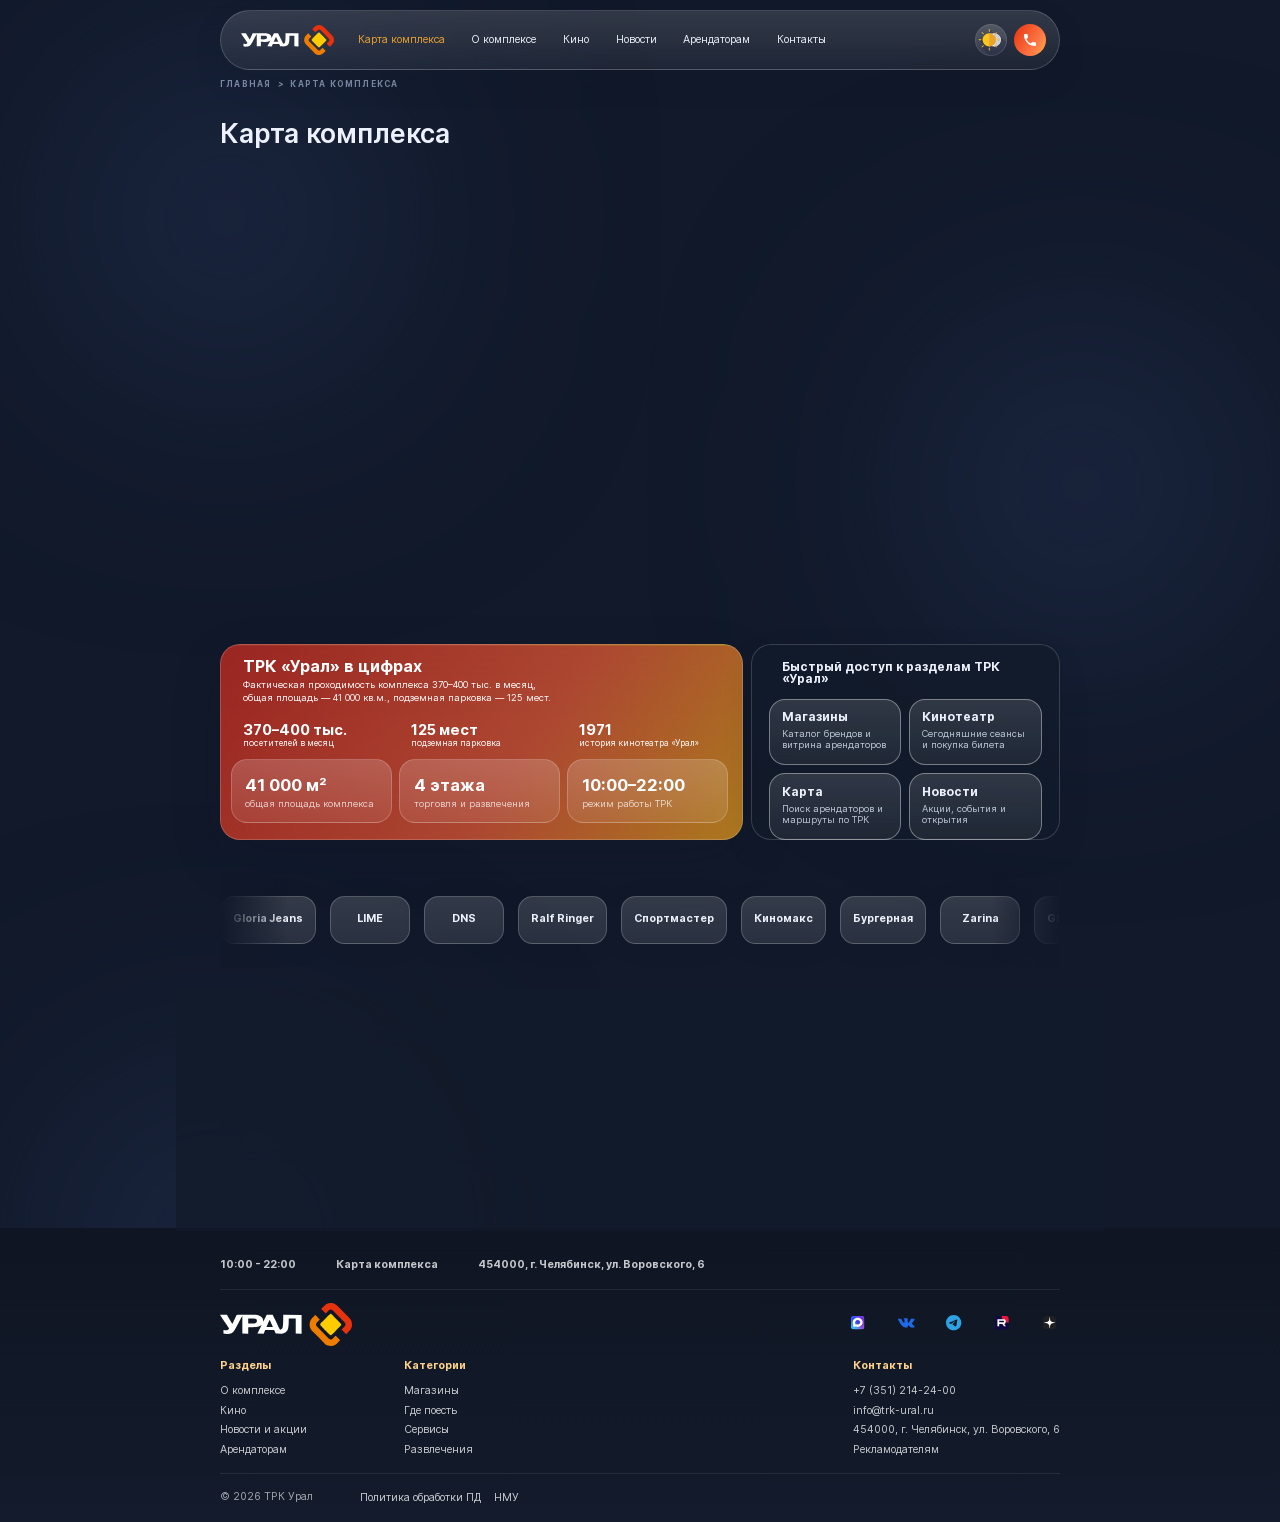
<file: maps.html>
<!DOCTYPE html>
<html lang="en">
<head>
    <meta charset="UTF-8">
    <meta name="viewport" content="width=device-width, initial-scale=1.0">
    <link rel="shortcut icon" href="images/svg/favicon.svg" type="image/x-icon">
    <title>ТРК Урал</title>
    <link rel="stylesheet" href="css/normalize.css">
    <link rel="stylesheet" href="js/select2/select2.min.css">
    <link rel="stylesheet" href="js/swiper/swiper-bundle.css">
    <link rel="stylesheet" href="js/fancybox/fancybox.css">
    <link rel="stylesheet" href="js/aos/aos.css">
    <link rel="stylesheet" href="css/style.css">
</head>
<body class="dark">
    <header class="header">
        <div class="container header__content">
            <button class="header__burger-btn"><span></span><span></span><span></span></button>
            <a href="index.html" class="header-logo">
                <img src="images/svg/logo.svg" alt="" class="dark-element">
                <img src="images/svg/logo-light.svg" alt="" class="light-element">
            </a>
            <nav class="menu">
                <ul>
                    <li><a href="maps.html" class="active">Карта комплекса</a></li>
                    <li><a href="about.html">О комплексе</a></li>
                    <li><a href="https://kinomax.ru/films">Кино</a></li>
                    <li><a href="news.html">Новости</a></li>
                    <li><a href="rents.html">Арендаторам</a></li>
                    <li><a href="contacts.html">Контакты</a></li>
                </ul>
            </nav>
            <div class="header__buttons">
                <button class="theme-change">
                    <img src="images/svg/theme-change.svg" alt="" class="dark-element">
                    <img src="images/svg/theme-change-light.svg" alt="" class="light-element">
                </button>
                <a href="tel:+73512142400" class="phone">
                    <img src="images/svg/phone.svg" alt="">
                    <span>+7 (351) 214-24-00</span>
                </a>
            </div>
        </div>
    </header>
    <div class="burger">
        <div class="container burger__wrapper">
            <div class="burger__content">
                <nav class="menu">
                    <ul>
                        <li><a href="maps.html" class="active">Карта комплекса</a></li>
                        <li><a href="about.html">О комплексе</a></li>
                        <li><a href="https://kinomax.ru/films">Кино</a></li>
                        <li><a href="news.html">Новости</a></li>
                        <li><a href="rents.html">Арендаторам</a></li>
                        <li><a href="contacts.html">Контакты</a></li>
                    </ul>
                </nav>
                <a href="tel:+73512142400" class="phone">
                    <img src="images/svg/phone.svg" alt="">
                    <span>+7 (351) 214-24-00</span>
                </a>
                <div class="socials">
                    <a href="javascript:void(0)" class="socials__item">
                        <img src="images/svg/max-icon.svg" alt="">
                    </a>
                    <a href="javascript:void(0)" class="socials__item">
                        <img src="images/svg/vk-icon.svg" alt="">
                    </a>
                    <a href="javascript:void(0)" class="socials__item">
                        <img src="images/svg/tg-icon.svg" alt="">
                    </a>
                    <a href="javascript:void(0)" class="socials__item">
                        <img src="images/svg/rutube-icon.svg" alt="">
                    </a>
                    <a href="javascript:void(0)" class="socials__item">
                        <img src="images/svg/dzen-icon.svg" alt="">
                    </a>
                </div>
            </div>
        </div>
    </div>
    <main>
        <div class="container">
            <div class="breadcrumb">
                <div class="breadcrumb__content">
                    <div class="breadcrumb__item">
                        <a href="index.html">
                            <span>Главная</span>
                        </a>
                        <i>&nbsp;&gt;&nbsp;&nbsp;</i>
                    </div>
                    <div class="breadcrumb__item">
                        <span>Карта комплекса</span>
                    </div>
                </div>
                <div class="bg-light"></div>
            </div>
            <h1 class="title">Карта комплекса</h1>
            <script src="https://mapgl.2gis.com/api/js/v1"></script>
            <section class="map">
                <div class="map__item" id="map">
                    <script src="https://mapgl.2gis.com/api/js/v1"></script>
                    <script charset="utf-8">
                        const map = new mapgl.Map('map', {
                            center: [61.394862, 55.157458],
                            zoom: 19,
                            key: '70b22214-9abf-4049-8058-741b7754fc6e',
                            floorControl: 'right',
                            rotation: 1.5,
                            zoomControl: false,
                            disableDragging: true,
                            disableZoomOnScroll: true,
                            disableDoubleClickZoom: true,
                            disableRotationByUserInteraction: true
                        });
                    </script>
                </div>
                <div class="bg-light"></div>
            </section>
            <section class="introduction">
                <div class="introduction__wrapper">
                    <div class="introduction__content">
                        <div class="introduction-stats">
                            <h3>ТРК «Урал» в цифрах</h3>
                            <p>Фактическая проходимость комплекса 370–400 тыс. в месяц, <br>общая площадь — 41 000 кв.м., подземная парковка — 125 мест.</p>
                            <div class="introduction-stats__items">
                                <div class="introduction-stats__item">
                                    <p>370–400 тыс.</p>
                                    <span>посетителей в месяц</span>
                                </div>
                                <div class="introduction-stats__item">
                                    <p>125 мест</p>
                                    <span>подземная парковка</span>
                                </div>
                                <div class="introduction-stats__item">
                                    <p>1971</p>
                                    <span>история кинотеатра «Урал»</span>
                                </div>
                            </div>
                            <div class="introduction-info">
                                <div class="introduction-info__item">
                                    <p>41 000 м²</p>
                                    <span>общая площадь комплекса</span>
                                </div>
                                <div class="introduction-info__item">
                                    <p>4 этажа</p>
                                    <span>торговля и развлечения</span>
                                </div>
                                <div class="introduction-info__item">
                                    <p>10:00–22:00</p>
                                    <span>режим работы ТРК</span>
                                </div>
                            </div>
                        </div>
                        <div class="introduction-quick">
                            <h3>Быстрый доступ к разделам ТРК «Урал»</h3>
                            <div class="introduction-quick__items">
                                <a href="shops.html" class="introduction-quick__item">
                                    Магазины
                                    <span>Каталог брендов и витрина арендаторов</span>
                                </a>
                                <a href="javascript:void(0)" class="introduction-quick__item">
                                    Кинотеатр
                                    <span>Сегодняшние сеансы и покупка билета</span>
                                </a>
                                <a href="maps.html" class="introduction-quick__item">
                                    Карта
                                    <span>Поиск арендаторов и маршруты по ТРК</span>
                                </a>
                                <a href="news.html" class="introduction-quick__item">
                                    Новости
                                    <span>Акции, события и открытия</span>
                                </a>
                            </div>
                        </div>
                    </div>
                    <div class="shops-list">
                        <div class="shops-list-shadow"></div>
                        <div class="swiper shops-list__slider">
                            <div class="swiper-wrapper">
                                <div class="swiper-slide"><a href="shop.html" class="shops-list__item">Zarina</a></div>
                                <div class="swiper-slide"><a href="shop.html" class="shops-list__item">Gloria Jeans</a></div>
                                <div class="swiper-slide"><a href="shop.html" class="shops-list__item">LIME</a></div>
                                <div class="swiper-slide"><a href="shop.html" class="shops-list__item">DNS</a></div>
                                <div class="swiper-slide"><a href="shop.html" class="shops-list__item">Ralf Ringer</a></div>
                                <div class="swiper-slide"><a href="shop.html" class="shops-list__item">Спортмастер</a></div>
                                <div class="swiper-slide"><a href="shop.html" class="shops-list__item">Киномакс</a></div>
                                <div class="swiper-slide"><a href="shop.html" class="shops-list__item">Бургерная</a></div>
                                <div class="swiper-slide"><a href="shop.html" class="shops-list__item">Zarina</a></div>
                                <div class="swiper-slide"><a href="shop.html" class="shops-list__item">Gloria Jeans</a></div>
                                <div class="swiper-slide"><a href="shop.html" class="shops-list__item">LIME</a></div>
                                <div class="swiper-slide"><a href="shop.html" class="shops-list__item">DNS</a></div>
                                <div class="swiper-slide"><a href="shop.html" class="shops-list__item">Ralf Ringer</a></div>
                                <div class="swiper-slide"><a href="shop.html" class="shops-list__item">Спортмастер</a></div>
                                <div class="swiper-slide"><a href="shop.html" class="shops-list__item">Киномакс</a></div>
                                <div class="swiper-slide"><a href="shop.html" class="shops-list__item">Бургерная</a></div>
                            </div>
                        </div>
                        <div class="shops-list-shadow"></div>
                    </div>
                </div>
            </section>
            <section class="rent-connect">
                <div class="rent-connect__content">
                    <h2 class="title-mini">Арендаторам</h2>
                    <div class="rent-connect__block">
                        <p class="title">Арендаторам</p>
                        <p class="rent-connect-text">На странице «Арендаторам» размещена заявка на аренду помещения, а также контакты по островной торговле и арендным отношениям.</p>
                    </div>
                    <div class="rent-connect__buttons">
                        <a href="tel:+79048006300" class="btn btn-bold"><span>Менеджер отдела аренды</span>Юлия Поспелова - +7 (904) 800 63 00</a>
                        <a href="mailto:" class="btn btn-bold">pospelova@trk-ural.ru</a>
                    </div>
                </div>
                <div class="bg-light"></div>
            </section>
        </div>
    </main>
    <footer class="footer">
        <div class="container footer__wrapper">
            <div class="footer-top">
                <p>10:00 - 22:00</p>
                <a href="maps.html">Карта комплекса</a>
                <p>454000, г. Челябинск, ул. Воровского, 6</p>
            </div>
            <div class="footer__content">
                <div class="footer__links">
                    <a href="index.html" class="footer-logo">
                        <img src="images/svg/logo.svg" alt="">
                    </a>
                    <div class="socials">
                        <a href="javascript:void(0)" class="socials__item">
                            <img src="images/svg/max-icon.svg" alt="">
                        </a>
                        <a href="javascript:void(0)" class="socials__item">
                            <img src="images/svg/vk-icon.svg" alt="">
                        </a>
                        <a href="javascript:void(0)" class="socials__item">
                            <img src="images/svg/tg-icon.svg" alt="">
                        </a>
                        <a href="javascript:void(0)" class="socials__item">
                            <img src="images/svg/rutube-icon.svg" alt="">
                        </a>
                        <a href="javascript:void(0)" class="socials__item">
                            <img src="images/svg/dzen-icon.svg" alt="">
                        </a>
                    </div>
                </div>
                <div class="footer__menus">
                    <nav class="menu">
                        <p>Разделы</p>
                        <ul>
                            <li><a href="about.html">О комплексе</a></li>
                            <li><a href="https://kinomax.ru/films">Кино</a></li>
                            <li><a href="news.html">Новости и акции</a></li>
                            <li><a href="rents.html">Арендаторам</a></li>
                        </ul>
                    </nav>
                    <nav class="menu">
                        <p>Категории</p>
                        <ul>
                            <li><a href="shops.html">Магазины</a></li>
                            <li><a href="shops.html">Где поесть</a></li>
                            <li><a href="shops.html">Сервисы</a></li>
                            <li><a href="shops.html">Развлечения</a></li>
                        </ul>
                    </nav>
                    <nav class="menu">
                        <p>Контакты</p>
                        <ul>
                            <li><a href="tel:+73512142400">+7 (351) 214-24-00</a></li>
                            <li><a href="mailto:info@trk-ural.ru">info@trk-ural.ru</a></li>
                            <li><a href="https://2gis.ru/chelyabinsk/search/%D0%A3%D0%BB.%D0%B2%D0%BE%D1%80%D0%BE%D0%B2%D1%81%D0%BA%D0%BE%D0%B3%D0%BE%206/firm/2111590608523434/61.394081%2C55.1573" target="_blank">454000, г. Челябинск, ул. Воровского, 6</a></li>
                            <li><a href="marketing.html">Рекламодателям</a></li>
                        </ul>
                    </nav>
                </div>
            </div>
            <div class="footer-bottom">
                <p class="footer-copyright">© 2026 ТРК Урал</p>
                <a href="javascript:void(0)">Политика обработки ПД</a>
                <a href="nmu.html">НМУ</a>
            </div>
        </div>
    </footer>
    <div class="up up-invisible">
        <svg viewBox="0 0 52 52" fill="none" xmlns="http://www.w3.org/2000/svg" class="dark-element">
            <circle cx="26" cy="26" r="26" fill="#F3F0F5" fill-opacity="0.2"/>
            <path d="M19 26L26 19M26 19L33 26M26 19V33" stroke="#121926" stroke-width="2" stroke-linecap="round" stroke-linejoin="round"/>
        </svg>
        <svg viewBox="0 0 52 52" fill="none" xmlns="http://www.w3.org/2000/svg" class="light-element">
            <circle cx="26" cy="26" r="26" fill="#A6A8AA" fill-opacity="0.2"/>
            <path d="M19 26L26 19M26 19L33 26M26 19V33" stroke="#121926" stroke-width="2" stroke-linecap="round" stroke-linejoin="round"/>
        </svg>
    </div>
    <script src="js/jquery/jquery-3.7.1.min.js"></script>
    <script src="js/jquery/jquery.form.min.js"></script>
    <script src="js/jquery/jquery.inputmask.min.js"></script>
    <script src="js/select2/select2.min.js"></script>
    <script src="js/swiper/swiper-bundle.js"></script>
    <script src="js/fancybox/fancybox.umd.js"></script>
    <script src="js/aos/aos.js"></script>
    <script src="js/index.js"></script>
</body>
</html>
</file>
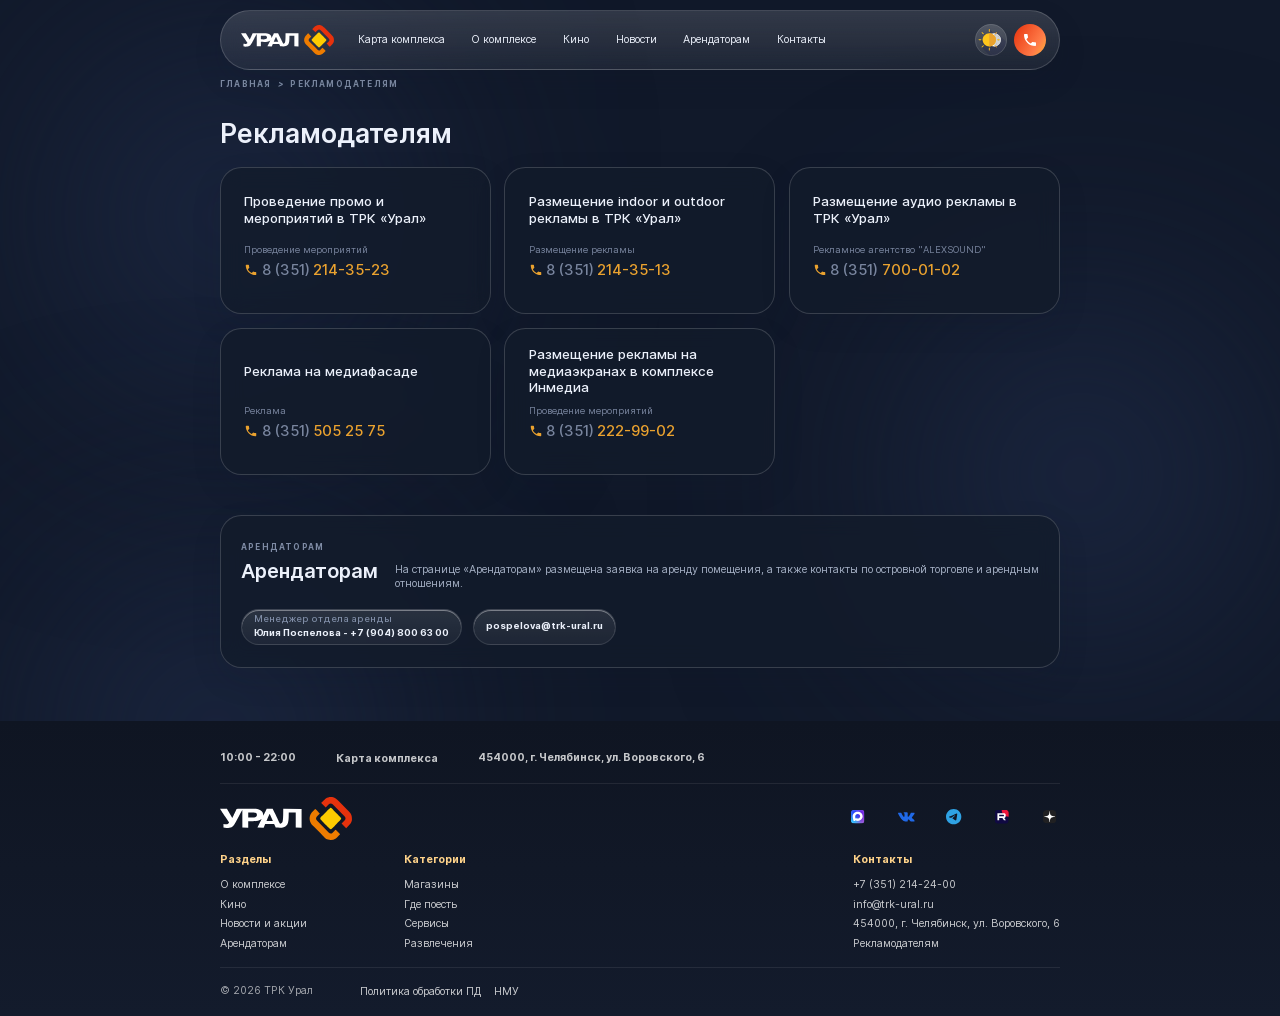
<file: marketing.html>
<!DOCTYPE html>
<html lang="en">
<head>
    <meta charset="UTF-8">
    <meta name="viewport" content="width=device-width, initial-scale=1.0">
    <link rel="shortcut icon" href="images/svg/favicon.svg" type="image/x-icon">
    <title>ТРК Урал</title>
    <link rel="stylesheet" href="css/normalize.css">
    <link rel="stylesheet" href="js/select2/select2.min.css">
    <link rel="stylesheet" href="js/swiper/swiper-bundle.css">
    <link rel="stylesheet" href="js/fancybox/fancybox.css">
    <link rel="stylesheet" href="js/aos/aos.css">
    <link rel="stylesheet" href="css/style.css">
</head>
<body class="dark">
    <header class="header">
        <div class="container header__content">
            <button class="header__burger-btn"><span></span><span></span><span></span></button>
            <a href="index.html" class="header-logo">
                <img src="images/svg/logo.svg" alt="" class="dark-element">
                <img src="images/svg/logo-light.svg" alt="" class="light-element">
            </a>
            <nav class="menu">
                <ul>
                    <li><a href="maps.html">Карта комплекса</a></li>
                    <li><a href="about.html">О комплексе</a></li>
                    <li><a href="https://kinomax.ru/films">Кино</a></li>
                    <li><a href="news.html">Новости</a></li>
                    <li><a href="rents.html">Арендаторам</a></li>
                    <li><a href="contacts.html">Контакты</a></li>
                </ul>
            </nav>
            <div class="header__buttons">
                <button class="theme-change">
                    <img src="images/svg/theme-change.svg" alt="" class="dark-element">
                    <img src="images/svg/theme-change-light.svg" alt="" class="light-element">
                </button>
                <a href="tel:+73512142400" class="phone">
                    <img src="images/svg/phone.svg" alt="">
                    <span>+7 (351) 214-24-00</span>
                </a>
            </div>
        </div>
    </header>
    <div class="burger">
        <div class="container burger__wrapper">
            <div class="burger__content">
                <nav class="menu">
                    <ul>
                        <li><a href="maps.html">Карта комплекса</a></li>
                        <li><a href="about.html">О комплексе</a></li>
                        <li><a href="https://kinomax.ru/films">Кино</a></li>
                        <li><a href="news.html">Новости</a></li>
                        <li><a href="rents.html">Арендаторам</a></li>
                        <li><a href="contacts.html">Контакты</a></li>
                    </ul>
                </nav>
                <a href="tel:+73512142400" class="phone">
                    <img src="images/svg/phone.svg" alt="">
                    <span>+7 (351) 214-24-00</span>
                </a>
                <div class="socials">
                    <a href="javascript:void(0)" class="socials__item">
                        <img src="images/svg/max-icon.svg" alt="">
                    </a>
                    <a href="javascript:void(0)" class="socials__item">
                        <img src="images/svg/vk-icon.svg" alt="">
                    </a>
                    <a href="javascript:void(0)" class="socials__item">
                        <img src="images/svg/tg-icon.svg" alt="">
                    </a>
                    <a href="javascript:void(0)" class="socials__item">
                        <img src="images/svg/rutube-icon.svg" alt="">
                    </a>
                    <a href="javascript:void(0)" class="socials__item">
                        <img src="images/svg/dzen-icon.svg" alt="">
                    </a>
                </div>
            </div>
        </div>
    </div>
    <main>
        <div class="container">
            <div class="breadcrumb">
                <div class="breadcrumb__content">
                    <div class="breadcrumb__item">
                        <a href="index.html">
                            <span>Главная</span>
                        </a>
                        <i>&nbsp;&gt;&nbsp;&nbsp;</i>
                    </div>
                    <div class="breadcrumb__item">
                        <span>Рекламодателям</span>
                    </div>
                </div>
                <div class="bg-light"></div>
            </div>
            <h1 class="title">Рекламодателям</h1>
            <section class="marketing">
                <div class="marketing__content">
                    <div class="marketing__item">
                        <h3>Проведение промо и мероприятий в ТРК «Урал»</h3>
                        <p>Проведение мероприятий</p>
                        <a href="tel:83512143523">
                            <svg viewBox="0 0 21 21" fill="none" xmlns="http://www.w3.org/2000/svg">
                                <path d="M5.7925 11.8162C7.0525 14.2925 9.0825 16.3137 11.5588 17.5825L13.4837 15.6575C13.72 15.4213 14.07 15.3425 14.3763 15.4475C15.3562 15.7712 16.415 15.9462 17.5 15.9462C17.9812 15.9462 18.375 16.34 18.375 16.8212V19.875C18.375 20.3562 17.9812 20.75 17.5 20.75C9.28375 20.75 2.625 14.0913 2.625 5.875C2.625 5.39375 3.01875 5 3.5 5H6.5625C7.04375 5 7.4375 5.39375 7.4375 5.875C7.4375 6.96875 7.6125 8.01875 7.93625 8.99875C8.0325 9.305 7.9625 9.64625 7.7175 9.89125L5.7925 11.8162Z" fill="#EAA22F"/>
                            </svg>
                            <span>8 (351)</span> 214-35-23
                        </a>
                    </div>
                    <div class="marketing__item">
                        <h3>Размещение indoor и outdoor рекламы в ТРК «Урал»</h3>
                        <p>Размещение рекламы</p>
                        <a href="tel:83512143513">
                            <svg viewBox="0 0 21 21" fill="none" xmlns="http://www.w3.org/2000/svg">
                                <path d="M5.7925 11.8162C7.0525 14.2925 9.0825 16.3137 11.5588 17.5825L13.4837 15.6575C13.72 15.4213 14.07 15.3425 14.3763 15.4475C15.3562 15.7712 16.415 15.9462 17.5 15.9462C17.9812 15.9462 18.375 16.34 18.375 16.8212V19.875C18.375 20.3562 17.9812 20.75 17.5 20.75C9.28375 20.75 2.625 14.0913 2.625 5.875C2.625 5.39375 3.01875 5 3.5 5H6.5625C7.04375 5 7.4375 5.39375 7.4375 5.875C7.4375 6.96875 7.6125 8.01875 7.93625 8.99875C8.0325 9.305 7.9625 9.64625 7.7175 9.89125L5.7925 11.8162Z" fill="#EAA22F"/>
                            </svg>
                            <span>8 (351)</span> 214-35-13
                        </a>
                    </div>
                    <div class="marketing__item">
                        <h3>Размещение аудио рекламы в ТРК «Урал»</h3>
                        <p>Рекламное агентство "ALEXSOUND"</p>
                        <a href="tel:83517000102">
                            <svg viewBox="0 0 21 21" fill="none" xmlns="http://www.w3.org/2000/svg">
                                <path d="M5.7925 11.8162C7.0525 14.2925 9.0825 16.3137 11.5588 17.5825L13.4837 15.6575C13.72 15.4213 14.07 15.3425 14.3763 15.4475C15.3562 15.7712 16.415 15.9462 17.5 15.9462C17.9812 15.9462 18.375 16.34 18.375 16.8212V19.875C18.375 20.3562 17.9812 20.75 17.5 20.75C9.28375 20.75 2.625 14.0913 2.625 5.875C2.625 5.39375 3.01875 5 3.5 5H6.5625C7.04375 5 7.4375 5.39375 7.4375 5.875C7.4375 6.96875 7.6125 8.01875 7.93625 8.99875C8.0325 9.305 7.9625 9.64625 7.7175 9.89125L5.7925 11.8162Z" fill="#EAA22F"/>
                            </svg>
                            <span>8 (351)</span> 700-01-02
                        </a>
                    </div>
                    <div class="marketing__item">
                        <h3>Реклама на медиафасаде</h3>
                        <p>Реклама</p>
                        <a href="tel:83515052575">
                            <svg viewBox="0 0 21 21" fill="none" xmlns="http://www.w3.org/2000/svg">
                                <path d="M5.7925 11.8162C7.0525 14.2925 9.0825 16.3137 11.5588 17.5825L13.4837 15.6575C13.72 15.4213 14.07 15.3425 14.3763 15.4475C15.3562 15.7712 16.415 15.9462 17.5 15.9462C17.9812 15.9462 18.375 16.34 18.375 16.8212V19.875C18.375 20.3562 17.9812 20.75 17.5 20.75C9.28375 20.75 2.625 14.0913 2.625 5.875C2.625 5.39375 3.01875 5 3.5 5H6.5625C7.04375 5 7.4375 5.39375 7.4375 5.875C7.4375 6.96875 7.6125 8.01875 7.93625 8.99875C8.0325 9.305 7.9625 9.64625 7.7175 9.89125L5.7925 11.8162Z" fill="#EAA22F"/>
                            </svg>
                            <span>8 (351)</span> 505 25 75
                        </a>
                    </div>
                    <div class="marketing__item">
                        <h3>Размещение рекламы на медиаэкранах в комплексе Инмедиа</h3>
                        <p>Проведение мероприятий</p>
                        <a href="tel:83512229902">
                            <svg viewBox="0 0 21 21" fill="none" xmlns="http://www.w3.org/2000/svg">
                                <path d="M5.7925 11.8162C7.0525 14.2925 9.0825 16.3137 11.5588 17.5825L13.4837 15.6575C13.72 15.4213 14.07 15.3425 14.3763 15.4475C15.3562 15.7712 16.415 15.9462 17.5 15.9462C17.9812 15.9462 18.375 16.34 18.375 16.8212V19.875C18.375 20.3562 17.9812 20.75 17.5 20.75C9.28375 20.75 2.625 14.0913 2.625 5.875C2.625 5.39375 3.01875 5 3.5 5H6.5625C7.04375 5 7.4375 5.39375 7.4375 5.875C7.4375 6.96875 7.6125 8.01875 7.93625 8.99875C8.0325 9.305 7.9625 9.64625 7.7175 9.89125L5.7925 11.8162Z" fill="#EAA22F"/>
                            </svg>
                            <span>8 (351)</span> 222-99-02
                        </a>
                    </div>
                </div>
                <div class="bg-light"></div>
            </section>
            <section class="rent-connect">
                <div class="rent-connect__content">
                    <h2 class="title-mini">Арендаторам</h2>
                    <div class="rent-connect__block">
                        <p class="title">Арендаторам</p>
                        <p class="rent-connect-text">На странице «Арендаторам» размещена заявка на аренду помещения, а также контакты по островной торговле и арендным отношениям.</p>
                    </div>
                    <div class="rent-connect__buttons">
                        <a href="tel:+79048006300" class="btn btn-bold"><span>Менеджер отдела аренды</span>Юлия Поспелова - +7 (904) 800 63 00</a>
                        <a href="mailto:" class="btn btn-bold">pospelova@trk-ural.ru</a>
                    </div>
                </div>
                <div class="bg-light"></div>
            </section>
        </div>
    </main>
    <footer class="footer">
        <div class="container footer__wrapper">
            <div class="footer-top">
                <p>10:00 - 22:00</p>
                <a href="maps.html">Карта комплекса</a>
                <p>454000, г. Челябинск, ул. Воровского, 6</p>
            </div>
            <div class="footer__content">
                <div class="footer__links">
                    <a href="index.html" class="footer-logo">
                        <img src="images/svg/logo.svg" alt="">
                    </a>
                    <div class="socials">
                        <a href="javascript:void(0)" class="socials__item">
                            <img src="images/svg/max-icon.svg" alt="">
                        </a>
                        <a href="javascript:void(0)" class="socials__item">
                            <img src="images/svg/vk-icon.svg" alt="">
                        </a>
                        <a href="javascript:void(0)" class="socials__item">
                            <img src="images/svg/tg-icon.svg" alt="">
                        </a>
                        <a href="javascript:void(0)" class="socials__item">
                            <img src="images/svg/rutube-icon.svg" alt="">
                        </a>
                        <a href="javascript:void(0)" class="socials__item">
                            <img src="images/svg/dzen-icon.svg" alt="">
                        </a>
                    </div>
                </div>
                <div class="footer__menus">
                    <nav class="menu">
                        <p>Разделы</p>
                        <ul>
                            <li><a href="about.html">О комплексе</a></li>
                            <li><a href="https://kinomax.ru/films">Кино</a></li>
                            <li><a href="news.html">Новости и акции</a></li>
                            <li><a href="rents.html">Арендаторам</a></li>
                        </ul>
                    </nav>
                    <nav class="menu">
                        <p>Категории</p>
                        <ul>
                            <li><a href="shops.html">Магазины</a></li>
                            <li><a href="shops.html">Где поесть</a></li>
                            <li><a href="shops.html">Сервисы</a></li>
                            <li><a href="shops.html">Развлечения</a></li>
                        </ul>
                    </nav>
                    <nav class="menu">
                        <p>Контакты</p>
                        <ul>
                            <li><a href="tel:+73512142400">+7 (351) 214-24-00</a></li>
                            <li><a href="mailto:info@trk-ural.ru">info@trk-ural.ru</a></li>
                            <li><a href="https://2gis.ru/chelyabinsk/search/%D0%A3%D0%BB.%D0%B2%D0%BE%D1%80%D0%BE%D0%B2%D1%81%D0%BA%D0%BE%D0%B3%D0%BE%206/firm/2111590608523434/61.394081%2C55.1573" target="_blank">454000, г. Челябинск, ул. Воровского, 6</a></li>
                            <li><a href="marketing.html">Рекламодателям</a></li>
                        </ul>
                    </nav>
                </div>
            </div>
            <div class="footer-bottom">
                <p class="footer-copyright">© 2026 ТРК Урал</p>
                <a href="javascript:void(0)">Политика обработки ПД</a>
                <a href="nmu.html">НМУ</a>
            </div>
        </div>
    </footer>
    <div class="up up-invisible">
        <svg viewBox="0 0 52 52" fill="none" xmlns="http://www.w3.org/2000/svg" class="dark-element">
            <circle cx="26" cy="26" r="26" fill="#F3F0F5" fill-opacity="0.2"/>
            <path d="M19 26L26 19M26 19L33 26M26 19V33" stroke="#121926" stroke-width="2" stroke-linecap="round" stroke-linejoin="round"/>
        </svg>
        <svg viewBox="0 0 52 52" fill="none" xmlns="http://www.w3.org/2000/svg" class="light-element">
            <circle cx="26" cy="26" r="26" fill="#A6A8AA" fill-opacity="0.2"/>
            <path d="M19 26L26 19M26 19L33 26M26 19V33" stroke="#121926" stroke-width="2" stroke-linecap="round" stroke-linejoin="round"/>
        </svg>
    </div>
    <script src="js/jquery/jquery-3.7.1.min.js"></script>
    <script src="js/jquery/jquery.form.min.js"></script>
    <script src="js/jquery/jquery.inputmask.min.js"></script>
    <script src="js/select2/select2.min.js"></script>
    <script src="js/swiper/swiper-bundle.js"></script>
    <script src="js/fancybox/fancybox.umd.js"></script>
    <script src="js/aos/aos.js"></script>
    <script src="js/index.js"></script>
</body>
</html>
</file>
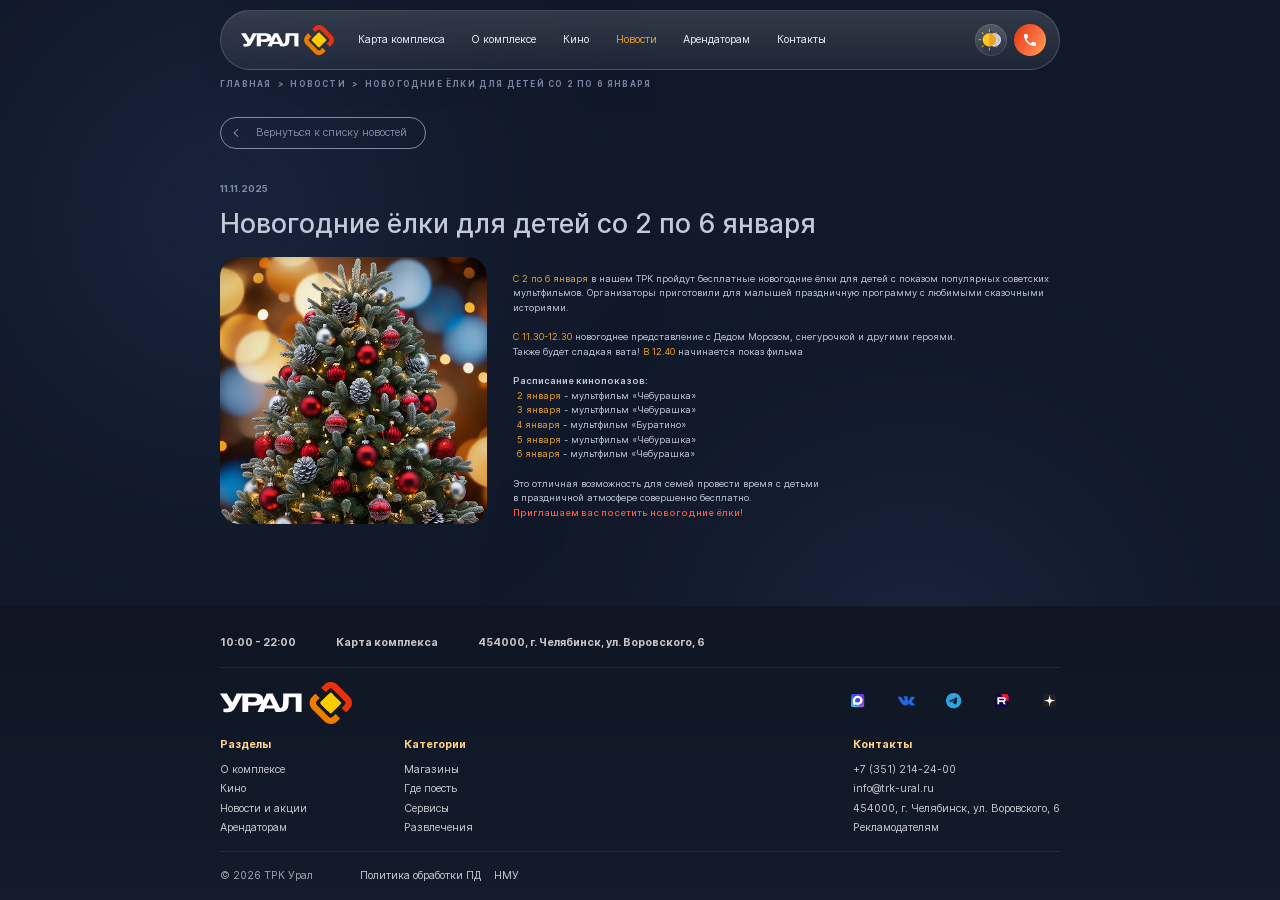
<file: new.html>
<!DOCTYPE html>
<html lang="en">
<head>
    <meta charset="UTF-8">
    <meta name="viewport" content="width=device-width, initial-scale=1.0">
    <link rel="shortcut icon" href="images/svg/favicon.svg" type="image/x-icon">
    <title>ТРК Урал</title>
    <link rel="stylesheet" href="css/normalize.css">
    <link rel="stylesheet" href="js/select2/select2.min.css">
    <link rel="stylesheet" href="js/swiper/swiper-bundle.css">
    <link rel="stylesheet" href="js/fancybox/fancybox.css">
    <link rel="stylesheet" href="js/aos/aos.css">
    <link rel="stylesheet" href="css/style.css">
</head>
<body class="dark">
    <header class="header">
        <div class="container header__content">
            <button class="header__burger-btn"><span></span><span></span><span></span></button>
            <a href="index.html" class="header-logo">
                <img src="images/svg/logo.svg" alt="" class="dark-element">
                <img src="images/svg/logo-light.svg" alt="" class="light-element">
            </a>
            <nav class="menu">
                <ul>
                    <li><a href="maps.html">Карта комплекса</a></li>
                    <li><a href="about.html">О комплексе</a></li>
                    <li><a href="https://kinomax.ru/films">Кино</a></li>
                    <li><a href="news.html" class="active">Новости</a></li>
                    <li><a href="rents.html">Арендаторам</a></li>
                    <li><a href="contacts.html">Контакты</a></li>
                </ul>
            </nav>
            <div class="header__buttons">
                <button class="theme-change">
                    <img src="images/svg/theme-change.svg" alt="" class="dark-element">
                    <img src="images/svg/theme-change-light.svg" alt="" class="light-element">
                </button>
                <a href="tel:+73512142400" class="phone">
                    <img src="images/svg/phone.svg" alt="">
                    <span>+7 (351) 214-24-00</span>
                </a>
            </div>
        </div>
    </header>
    <div class="burger">
        <div class="container burger__wrapper">
            <div class="burger__content">
                <nav class="menu">
                    <ul>
                        <li><a href="maps.html">Карта комплекса</a></li>
                        <li><a href="about.html">О комплексе</a></li>
                        <li><a href="https://kinomax.ru/films">Кино</a></li>
                        <li><a href="news.html" class="active">Новости</a></li>
                        <li><a href="rents.html">Арендаторам</a></li>
                        <li><a href="contacts.html">Контакты</a></li>
                    </ul>
                </nav>
                <a href="tel:+73512142400" class="phone">
                    <img src="images/svg/phone.svg" alt="">
                    <span>+7 (351) 214-24-00</span>
                </a>
                <div class="socials">
                    <a href="javascript:void(0)" class="socials__item">
                        <img src="images/svg/max-icon.svg" alt="">
                    </a>
                    <a href="javascript:void(0)" class="socials__item">
                        <img src="images/svg/vk-icon.svg" alt="">
                    </a>
                    <a href="javascript:void(0)" class="socials__item">
                        <img src="images/svg/tg-icon.svg" alt="">
                    </a>
                    <a href="javascript:void(0)" class="socials__item">
                        <img src="images/svg/rutube-icon.svg" alt="">
                    </a>
                    <a href="javascript:void(0)" class="socials__item">
                        <img src="images/svg/dzen-icon.svg" alt="">
                    </a>
                </div>
            </div>
        </div>
    </div>
    <main>
        <div class="container">
            <div class="breadcrumb">
                <div class="breadcrumb__content">
                    <div class="breadcrumb__item">
                        <a href="index.html">
                            <span>Главная</span>
                        </a>
                        <i>&nbsp;&gt;&nbsp;&nbsp;</i>
                    </div>
                    <div class="breadcrumb__item">
                        <a href="news.html">
                            <span>Новости</span>
                        </a>
                        <i>&nbsp;&gt;&nbsp;&nbsp;</i>
                    </div>
                    <div class="breadcrumb__item">
                        <span>Новогодние ёлки для детей со 2 по 6 января</span>
                    </div>
                </div>
                <div class="bg-light"></div>
            </div>
            <section class="new">
                <p class="new-date">11.11.2025</p>
                <h1 class="new-title">Новогодние ёлки для детей со 2 по 6 января</h1>
                <div class="new__content">
                    <div class="new-image">
                        <img src="images/new-img.jpg" alt="">
                    </div>
                    <div class="new-text">
                        <p><span>С 2 по 6 января</span> в нашем ТРК пройдут бесплатные новогодние ёлки для детей с показом популярных советских мультфильмов. Организаторы приготовили для малышей праздничную программу с любимыми сказочными историями.</p>
                        <br><p><span>С 11.30-12.30</span> новогоднее представление с Дедом Морозом, снегурочкой и другими героями. <br>Также будет сладкая вата! <span>В 12.40</span> начинается показ фильма</p>
                        <br><b>Расписание кинопоказов:</b>
                        <ul style="list-style: none;">
                            <li><span>2 января</span> - мультфильм «Чебурашка»</li>
                            <li><span>3 января</span> - мультфильм «Чебурашка»</li>
                            <li><span>4 января</span> - мультфильм «Буратино»</li>
                            <li><span>5 января</span> - мультфильм «Чебурашка»</li>
                            <li><span>6 января</span> - мультфильм «Чебурашка»</li>
                        </ul>
                        <br><p>Это отличная возможность для семей провести время с детьми <br>в праздничной атмосфере совершенно бесплатно. <br><span class="highlight">Приглашаем вас посетить новогодние ёлки!</span></p>
                    </div>
                </div>
                <a href="news.html" class="btn btn-back">Вернуться к списку новостей</a>
                <div class="bg-light"></div>
            </section>
        </div>
    </main>
    <footer class="footer">
        <div class="container footer__wrapper">
            <div class="footer-top">
                <p>10:00 - 22:00</p>
                <a href="maps.html">Карта комплекса</a>
                <p>454000, г. Челябинск, ул. Воровского, 6</p>
            </div>
            <div class="footer__content">
                <div class="footer__links">
                    <a href="index.html" class="footer-logo">
                        <img src="images/svg/logo.svg" alt="">
                    </a>
                    <div class="socials">
                        <a href="javascript:void(0)" class="socials__item">
                            <img src="images/svg/max-icon.svg" alt="">
                        </a>
                        <a href="javascript:void(0)" class="socials__item">
                            <img src="images/svg/vk-icon.svg" alt="">
                        </a>
                        <a href="javascript:void(0)" class="socials__item">
                            <img src="images/svg/tg-icon.svg" alt="">
                        </a>
                        <a href="javascript:void(0)" class="socials__item">
                            <img src="images/svg/rutube-icon.svg" alt="">
                        </a>
                        <a href="javascript:void(0)" class="socials__item">
                            <img src="images/svg/dzen-icon.svg" alt="">
                        </a>
                    </div>
                </div>
                <div class="footer__menus">
                    <nav class="menu">
                        <p>Разделы</p>
                        <ul>
                            <li><a href="about.html">О комплексе</a></li>
                            <li><a href="https://kinomax.ru/films">Кино</a></li>
                            <li><a href="news.html">Новости и акции</a></li>
                            <li><a href="rents.html">Арендаторам</a></li>
                        </ul>
                    </nav>
                    <nav class="menu">
                        <p>Категории</p>
                        <ul>
                            <li><a href="shops.html">Магазины</a></li>
                            <li><a href="shops.html">Где поесть</a></li>
                            <li><a href="shops.html">Сервисы</a></li>
                            <li><a href="shops.html">Развлечения</a></li>
                        </ul>
                    </nav>
                    <nav class="menu">
                        <p>Контакты</p>
                        <ul>
                            <li><a href="tel:+73512142400">+7 (351) 214-24-00</a></li>
                            <li><a href="mailto:info@trk-ural.ru">info@trk-ural.ru</a></li>
                            <li><a href="https://2gis.ru/chelyabinsk/search/%D0%A3%D0%BB.%D0%B2%D0%BE%D1%80%D0%BE%D0%B2%D1%81%D0%BA%D0%BE%D0%B3%D0%BE%206/firm/2111590608523434/61.394081%2C55.1573" target="_blank">454000, г. Челябинск, ул. Воровского, 6</a></li>
                            <li><a href="marketing.html">Рекламодателям</a></li>
                        </ul>
                    </nav>
                </div>
            </div>
            <div class="footer-bottom">
                <p class="footer-copyright">© 2026 ТРК Урал</p>
                <a href="javascript:void(0)">Политика обработки ПД</a>
                <a href="nmu.html">НМУ</a>
            </div>
        </div>
    </footer>
    <div class="up up-invisible">
        <svg viewBox="0 0 52 52" fill="none" xmlns="http://www.w3.org/2000/svg" class="dark-element">
            <circle cx="26" cy="26" r="26" fill="#F3F0F5" fill-opacity="0.2"/>
            <path d="M19 26L26 19M26 19L33 26M26 19V33" stroke="#121926" stroke-width="2" stroke-linecap="round" stroke-linejoin="round"/>
        </svg>
        <svg viewBox="0 0 52 52" fill="none" xmlns="http://www.w3.org/2000/svg" class="light-element">
            <circle cx="26" cy="26" r="26" fill="#A6A8AA" fill-opacity="0.2"/>
            <path d="M19 26L26 19M26 19L33 26M26 19V33" stroke="#121926" stroke-width="2" stroke-linecap="round" stroke-linejoin="round"/>
        </svg>
    </div>
    <script src="js/jquery/jquery-3.7.1.min.js"></script>
    <script src="js/jquery/jquery.form.min.js"></script>
    <script src="js/jquery/jquery.inputmask.min.js"></script>
    <script src="js/select2/select2.min.js"></script>
    <script src="js/swiper/swiper-bundle.js"></script>
    <script src="js/fancybox/fancybox.umd.js"></script>
    <script src="js/aos/aos.js"></script>
    <script src="js/index.js"></script>
</body>
</html>
</file>
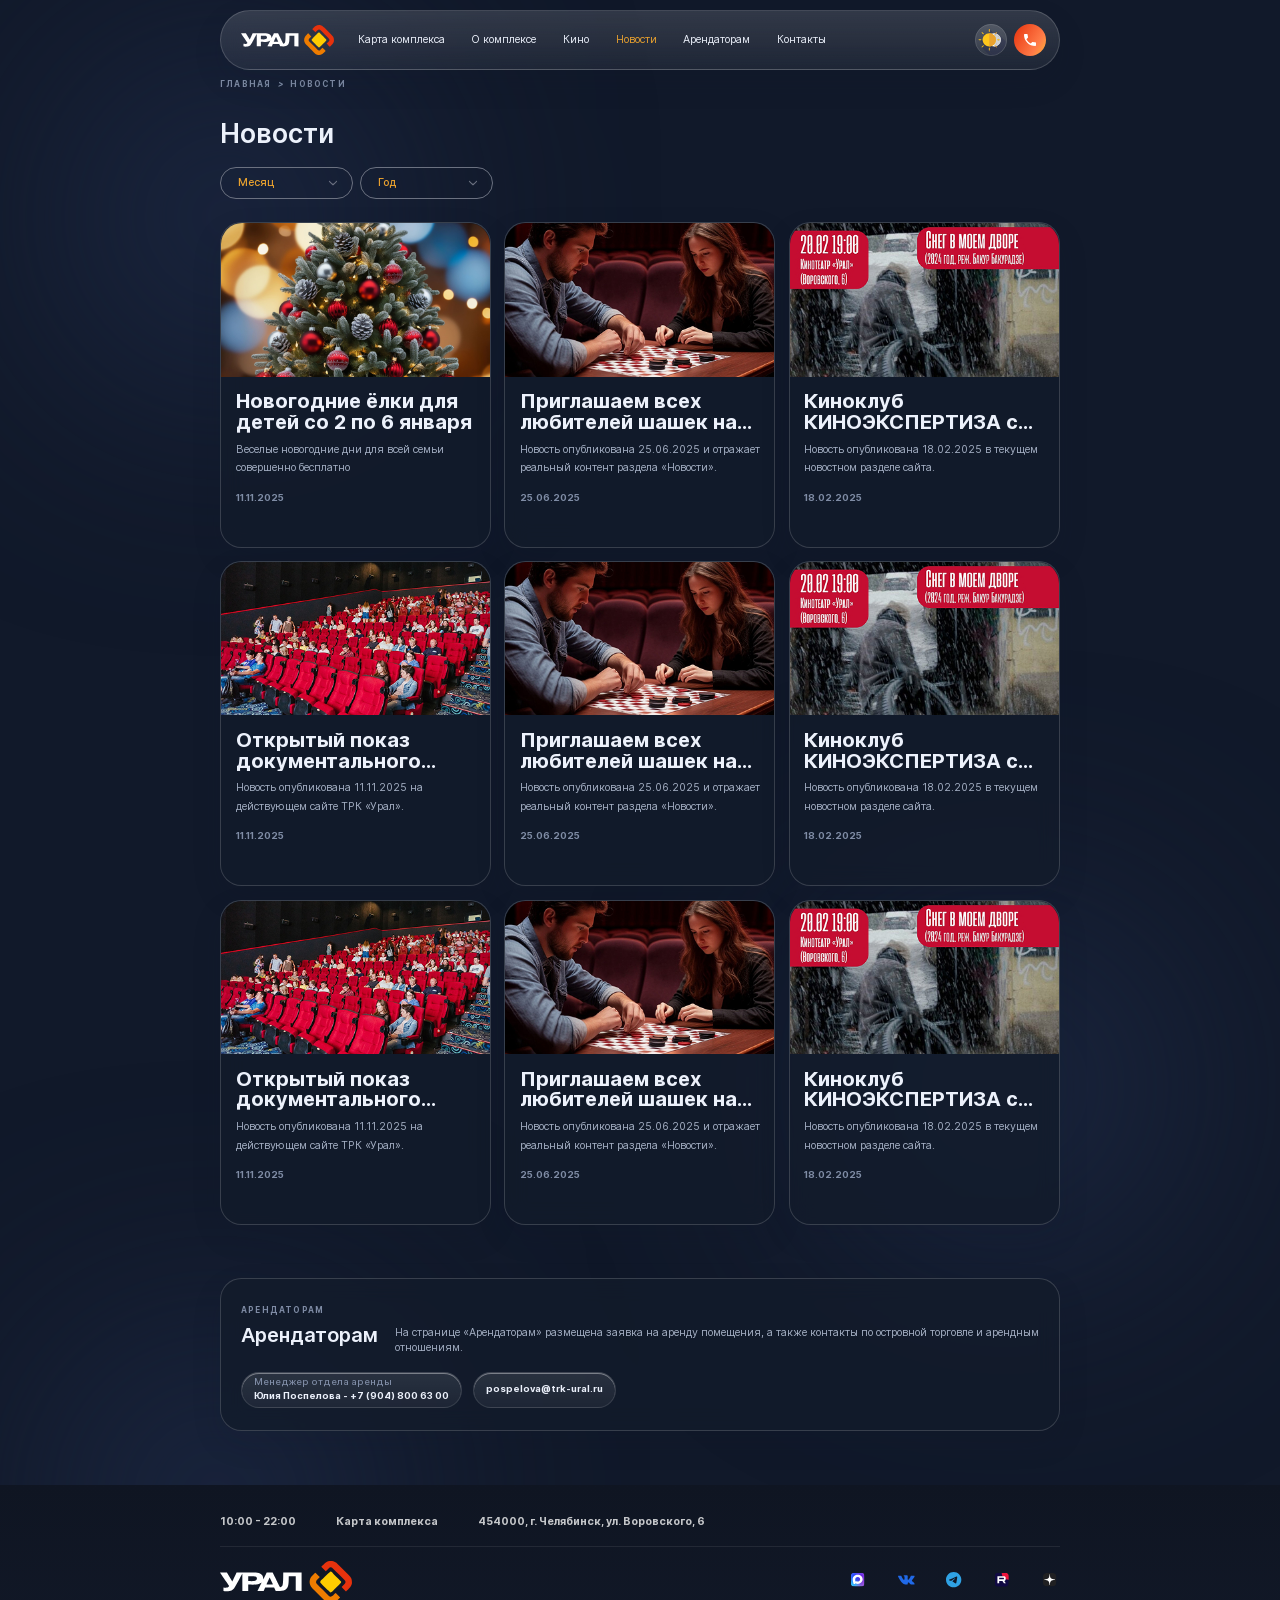
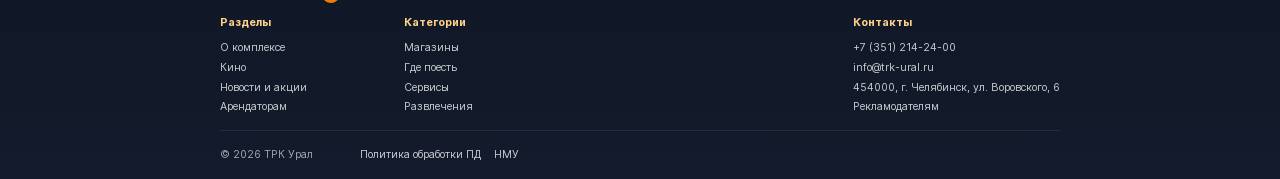
<file: news.html>
<!DOCTYPE html>
<html lang="en">
<head>
    <meta charset="UTF-8">
    <meta name="viewport" content="width=device-width, initial-scale=1.0">
    <link rel="shortcut icon" href="images/svg/favicon.svg" type="image/x-icon">
    <title>ТРК Урал</title>
    <link rel="stylesheet" href="css/normalize.css">
    <link rel="stylesheet" href="js/select2/select2.min.css">
    <link rel="stylesheet" href="js/swiper/swiper-bundle.css">
    <link rel="stylesheet" href="js/fancybox/fancybox.css">
    <link rel="stylesheet" href="js/aos/aos.css">
    <link rel="stylesheet" href="css/style.css">
</head>
<body class="dark">
    <header class="header">
        <div class="container header__content">
            <button class="header__burger-btn"><span></span><span></span><span></span></button>
            <a href="index.html" class="header-logo">
                <img src="images/svg/logo.svg" alt="" class="dark-element">
                <img src="images/svg/logo-light.svg" alt="" class="light-element">
            </a>
            <nav class="menu">
                <ul>
                    <li><a href="maps.html">Карта комплекса</a></li>
                    <li><a href="about.html">О комплексе</a></li>
                    <li><a href="https://kinomax.ru/films">Кино</a></li>
                    <li><a href="news.html" class="active">Новости</a></li>
                    <li><a href="rents.html">Арендаторам</a></li>
                    <li><a href="contacts.html">Контакты</a></li>
                </ul>
            </nav>
            <div class="header__buttons">
                <button class="theme-change">
                    <img src="images/svg/theme-change.svg" alt="" class="dark-element">
                    <img src="images/svg/theme-change-light.svg" alt="" class="light-element">
                </button>
                <a href="tel:+73512142400" class="phone">
                    <img src="images/svg/phone.svg" alt="">
                    <span>+7 (351) 214-24-00</span>
                </a>
            </div>
        </div>
    </header>
    <div class="burger">
        <div class="container burger__wrapper">
            <div class="burger__content">
                <nav class="menu">
                    <ul>
                        <li><a href="maps.html">Карта комплекса</a></li>
                        <li><a href="about.html">О комплексе</a></li>
                        <li><a href="https://kinomax.ru/films">Кино</a></li>
                        <li><a href="news.html" class="active">Новости</a></li>
                        <li><a href="rents.html">Арендаторам</a></li>
                        <li><a href="contacts.html">Контакты</a></li>
                    </ul>
                </nav>
                <a href="tel:+73512142400" class="phone">
                    <img src="images/svg/phone.svg" alt="">
                    <span>+7 (351) 214-24-00</span>
                </a>
                <div class="socials">
                    <a href="javascript:void(0)" class="socials__item">
                        <img src="images/svg/max-icon.svg" alt="">
                    </a>
                    <a href="javascript:void(0)" class="socials__item">
                        <img src="images/svg/vk-icon.svg" alt="">
                    </a>
                    <a href="javascript:void(0)" class="socials__item">
                        <img src="images/svg/tg-icon.svg" alt="">
                    </a>
                    <a href="javascript:void(0)" class="socials__item">
                        <img src="images/svg/rutube-icon.svg" alt="">
                    </a>
                    <a href="javascript:void(0)" class="socials__item">
                        <img src="images/svg/dzen-icon.svg" alt="">
                    </a>
                </div>
            </div>
        </div>
    </div>
    <main>
        <div class="container">
            <div class="breadcrumb">
                <div class="breadcrumb__content">
                    <div class="breadcrumb__item">
                        <a href="index.html">
                            <span>Главная</span>
                        </a>
                        <i>&nbsp;&gt;&nbsp;&nbsp;</i>
                    </div>
                    <div class="breadcrumb__item">
                        <span>Новости</span>
                    </div>
                </div>
                <div class="bg-light"></div>
            </div>
            <h1 class="title">Новости</h1>
            <section class="news">
                <div class="news-sort">
                    <form action="/news/" class="form" id="form-news">
                        <div class="form-select">
                            <select name="form-news-month" id="form-news-month" data-placeholder="Месяц">
                                <option></option>
                                <option value="01">Январь</option>
                                <option value="02">Февраль</option>
                                <option value="03">Март</option>
                                <option value="04">Апрель</option>
                                <option value="05">Май</option>
                                <option value="06">Июнь</option>
                                <option value="07">Июль</option>
                                <option value="08">Август</option>
                                <option value="09">Сентябрь</option>
                                <option value="10">Октябрь</option>
                                <option value="11">Ноябрь</option>
                                <option value="12">Декабрь</option>
                            </select>
                        </div>
                        <div class="form-select">
                            <select name="form-news-year" id="form-news-year" data-placeholder="Год">
                                <option></option>
                                <option value="2011">2011</option>
                                <option value="2012">2012</option>
                                <option value="2013">2013</option>
                                <option value="2014">2014</option>
                                <option value="2015">2015</option>
                                <option value="2016">2016</option>
                                <option value="2017">2017</option>
                                <option value="2018">2018</option>
                                <option value="2019">2019</option>
                                <option value="2020">2020</option>
                                <option value="2021">2021</option>
                                <option value="2022">2022</option>
                                <option value="2023">2023</option>
                                <option value="2024">2024</option>
                                <option value="2025">2025</option>
                                <option value="2026">2026</option>
                            </select>
                        </div>
                    </form>
                </div>
                <div class="news__content">
                    <div class="news-card">
                        <a href="new.html"></a>
                        <div class="news-card-image">
                            <img src="images/news-card-img-4.jpg" alt="">
                        </div>
                        <div class="news-card__content">
                            <h3 class="news-card-name">Новогодние ёлки для детей со 2 по 6 января</h3>
                            <p class="news-card-text">Веселые новогодние дни для всей семьи совершенно бесплатно</p>
                            <span class="news-card-date">11.11.2025</span>
                        </div>
                    </div>
                    <div class="news-card">
                        <a href="new.html"></a>
                        <div class="news-card-image">
                            <img src="images/news-card-img-2.jpg" alt="">
                        </div>
                        <div class="news-card__content">
                            <h3 class="news-card-name">Приглашаем всех любителей шашек на…</h3>
                            <p class="news-card-text">Новость опубликована 25.06.2025 и отражает реальный контент раздела «Новости».</p>
                            <span class="news-card-date">25.06.2025</span>
                        </div>
                    </div>
                    <div class="news-card">
                        <a href="new.html"></a>
                        <div class="news-card-image">
                            <img src="images/news-card-img-3.jpg" alt="">
                        </div>
                        <div class="news-card__content">
                            <h3 class="news-card-name">Киноклуб КИНОЭКСПЕРТИЗА с…</h3>
                            <p class="news-card-text">Новость опубликована 18.02.2025 в текущем новостном разделе сайта.</p>
                            <span class="news-card-date">18.02.2025</span>
                        </div>
                    </div>
                    <div class="news-card">
                        <a href="new.html"></a>
                        <div class="news-card-image">
                            <img src="images/news-card-img-1.jpg" alt="">
                        </div>
                        <div class="news-card__content">
                            <h3 class="news-card-name">Открытый показ документального филь…</h3>
                            <p class="news-card-text">Новость опубликована 11.11.2025 на действующем сайте ТРК «Урал».</p>
                            <span class="news-card-date">11.11.2025</span>
                        </div>
                    </div>
                    <div class="news-card">
                        <a href="new.html"></a>
                        <div class="news-card-image">
                            <img src="images/news-card-img-2.jpg" alt="">
                        </div>
                        <div class="news-card__content">
                            <h3 class="news-card-name">Приглашаем всех любителей шашек на…</h3>
                            <p class="news-card-text">Новость опубликована 25.06.2025 и отражает реальный контент раздела «Новости».</p>
                            <span class="news-card-date">25.06.2025</span>
                        </div>
                    </div>
                    <div class="news-card">
                        <a href="new.html"></a>
                        <div class="news-card-image">
                            <img src="images/news-card-img-3.jpg" alt="">
                        </div>
                        <div class="news-card__content">
                            <h3 class="news-card-name">Киноклуб КИНОЭКСПЕРТИЗА с…</h3>
                            <p class="news-card-text">Новость опубликована 18.02.2025 в текущем новостном разделе сайта.</p>
                            <span class="news-card-date">18.02.2025</span>
                        </div>
                    </div>
                    <div class="news-card">
                        <a href="new.html"></a>
                        <div class="news-card-image">
                            <img src="images/news-card-img-1.jpg" alt="">
                        </div>
                        <div class="news-card__content">
                            <h3 class="news-card-name">Открытый показ документального филь…</h3>
                            <p class="news-card-text">Новость опубликована 11.11.2025 на действующем сайте ТРК «Урал».</p>
                            <span class="news-card-date">11.11.2025</span>
                        </div>
                    </div>
                    <div class="news-card">
                        <a href="new.html"></a>
                        <div class="news-card-image">
                            <img src="images/news-card-img-2.jpg" alt="">
                        </div>
                        <div class="news-card__content">
                            <h3 class="news-card-name">Приглашаем всех любителей шашек на…</h3>
                            <p class="news-card-text">Новость опубликована 25.06.2025 и отражает реальный контент раздела «Новости».</p>
                            <span class="news-card-date">25.06.2025</span>
                        </div>
                    </div>
                    <div class="news-card">
                        <a href="new.html"></a>
                        <div class="news-card-image">
                            <img src="images/news-card-img-3.jpg" alt="">
                        </div>
                        <div class="news-card__content">
                            <h3 class="news-card-name">Киноклуб КИНОЭКСПЕРТИЗА с…</h3>
                            <p class="news-card-text">Новость опубликована 18.02.2025 в текущем новостном разделе сайта.</p>
                            <span class="news-card-date">18.02.2025</span>
                        </div>
                    </div>
                </div>
                <div class="bg-light"></div>
            </section>
            <section class="rent-connect">
                <div class="rent-connect__content">
                    <h2 class="title-mini">Арендаторам</h2>
                    <div class="rent-connect__block">
                        <p class="title">Арендаторам</p>
                        <p class="rent-connect-text">На странице «Арендаторам» размещена заявка на аренду помещения, а также контакты по островной торговле и арендным отношениям.</p>
                    </div>
                    <div class="rent-connect__buttons">
                        <a href="tel:+79048006300" class="btn btn-bold"><span>Менеджер отдела аренды</span>Юлия Поспелова - +7 (904) 800 63 00</a>
                        <a href="mailto:" class="btn btn-bold">pospelova@trk-ural.ru</a>
                    </div>
                </div>
                <div class="bg-light"></div>
            </section>
        </div>
    </main>
    <footer class="footer">
        <div class="container footer__wrapper">
            <div class="footer-top">
                <p>10:00 - 22:00</p>
                <a href="maps.html">Карта комплекса</a>
                <p>454000, г. Челябинск, ул. Воровского, 6</p>
            </div>
            <div class="footer__content">
                <div class="footer__links">
                    <a href="index.html" class="footer-logo">
                        <img src="images/svg/logo.svg" alt="">
                    </a>
                    <div class="socials">
                        <a href="javascript:void(0)" class="socials__item">
                            <img src="images/svg/max-icon.svg" alt="">
                        </a>
                        <a href="javascript:void(0)" class="socials__item">
                            <img src="images/svg/vk-icon.svg" alt="">
                        </a>
                        <a href="javascript:void(0)" class="socials__item">
                            <img src="images/svg/tg-icon.svg" alt="">
                        </a>
                        <a href="javascript:void(0)" class="socials__item">
                            <img src="images/svg/rutube-icon.svg" alt="">
                        </a>
                        <a href="javascript:void(0)" class="socials__item">
                            <img src="images/svg/dzen-icon.svg" alt="">
                        </a>
                    </div>
                </div>
                <div class="footer__menus">
                    <nav class="menu">
                        <p>Разделы</p>
                        <ul>
                            <li><a href="about.html">О комплексе</a></li>
                            <li><a href="https://kinomax.ru/films">Кино</a></li>
                            <li><a href="news.html">Новости и акции</a></li>
                            <li><a href="rents.html">Арендаторам</a></li>
                        </ul>
                    </nav>
                    <nav class="menu">
                        <p>Категории</p>
                        <ul>
                            <li><a href="shops.html">Магазины</a></li>
                            <li><a href="shops.html">Где поесть</a></li>
                            <li><a href="shops.html">Сервисы</a></li>
                            <li><a href="shops.html">Развлечения</a></li>
                        </ul>
                    </nav>
                    <nav class="menu">
                        <p>Контакты</p>
                        <ul>
                            <li><a href="tel:+73512142400">+7 (351) 214-24-00</a></li>
                            <li><a href="mailto:info@trk-ural.ru">info@trk-ural.ru</a></li>
                            <li><a href="https://2gis.ru/chelyabinsk/search/%D0%A3%D0%BB.%D0%B2%D0%BE%D1%80%D0%BE%D0%B2%D1%81%D0%BA%D0%BE%D0%B3%D0%BE%206/firm/2111590608523434/61.394081%2C55.1573" target="_blank">454000, г. Челябинск, ул. Воровского, 6</a></li>
                            <li><a href="marketing.html">Рекламодателям</a></li>
                        </ul>
                    </nav>
                </div>
            </div>
            <div class="footer-bottom">
                <p class="footer-copyright">© 2026 ТРК Урал</p>
                <a href="javascript:void(0)">Политика обработки ПД</a>
                <a href="nmu.html">НМУ</a>
            </div>
        </div>
    </footer>
    <div class="up up-invisible">
        <svg viewBox="0 0 52 52" fill="none" xmlns="http://www.w3.org/2000/svg" class="dark-element">
            <circle cx="26" cy="26" r="26" fill="#F3F0F5" fill-opacity="0.2"/>
            <path d="M19 26L26 19M26 19L33 26M26 19V33" stroke="#121926" stroke-width="2" stroke-linecap="round" stroke-linejoin="round"/>
        </svg>
        <svg viewBox="0 0 52 52" fill="none" xmlns="http://www.w3.org/2000/svg" class="light-element">
            <circle cx="26" cy="26" r="26" fill="#A6A8AA" fill-opacity="0.2"/>
            <path d="M19 26L26 19M26 19L33 26M26 19V33" stroke="#121926" stroke-width="2" stroke-linecap="round" stroke-linejoin="round"/>
        </svg>
    </div>
    <script src="js/jquery/jquery-3.7.1.min.js"></script>
    <script src="js/jquery/jquery.form.min.js"></script>
    <script src="js/jquery/jquery.inputmask.min.js"></script>
    <script src="js/select2/select2.min.js"></script>
    <script src="js/swiper/swiper-bundle.js"></script>
    <script src="js/fancybox/fancybox.umd.js"></script>
    <script src="js/aos/aos.js"></script>
    <script src="js/index.js"></script>
</body>
</html>
</file>
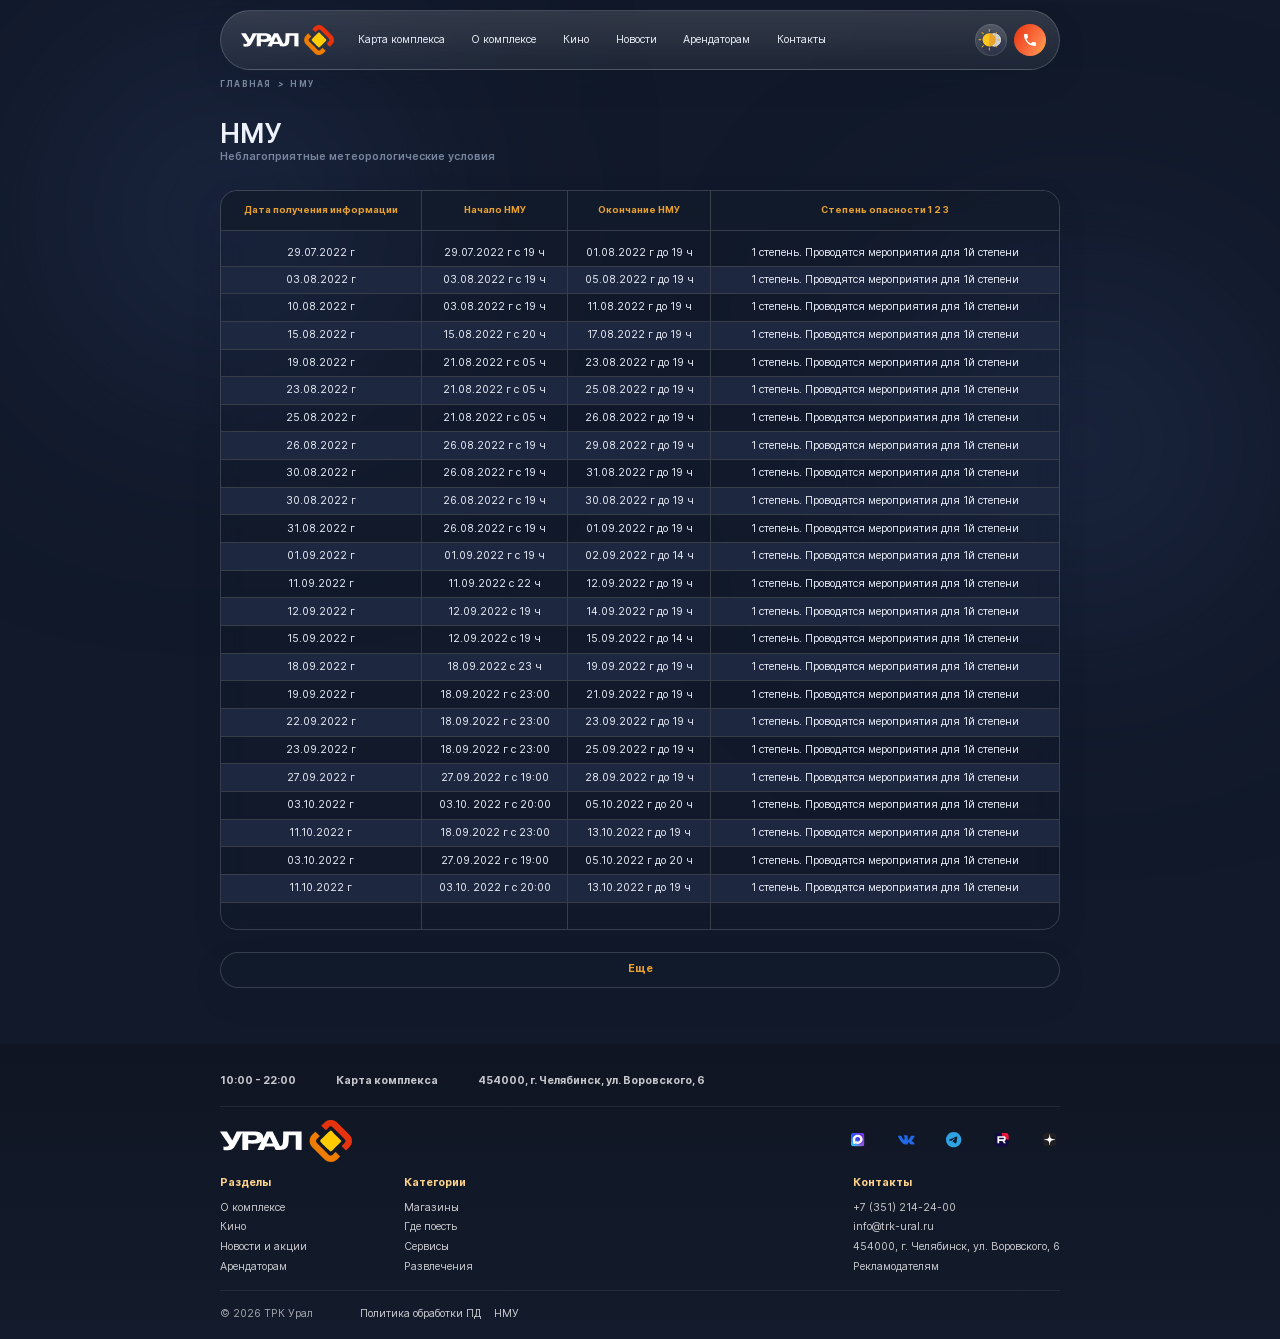
<file: nmu.html>
<!DOCTYPE html>
<html lang="en">
<head>
    <meta charset="UTF-8">
    <meta name="viewport" content="width=device-width, initial-scale=1.0">
    <link rel="shortcut icon" href="images/svg/favicon.svg" type="image/x-icon">
    <title>ТРК Урал</title>
    <link rel="stylesheet" href="css/normalize.css">
    <link rel="stylesheet" href="js/select2/select2.min.css">
    <link rel="stylesheet" href="js/swiper/swiper-bundle.css">
    <link rel="stylesheet" href="js/fancybox/fancybox.css">
    <link rel="stylesheet" href="js/aos/aos.css">
    <link rel="stylesheet" href="css/style.css">
</head>
<body class="dark">
    <header class="header">
        <div class="container header__content">
            <button class="header__burger-btn"><span></span><span></span><span></span></button>
            <a href="index.html" class="header-logo">
                <img src="images/svg/logo.svg" alt="" class="dark-element">
                <img src="images/svg/logo-light.svg" alt="" class="light-element">
            </a>
            <nav class="menu">
                <ul>
                    <li><a href="maps.html">Карта комплекса</a></li>
                    <li><a href="about.html">О комплексе</a></li>
                    <li><a href="https://kinomax.ru/films">Кино</a></li>
                    <li><a href="news.html">Новости</a></li>
                    <li><a href="rents.html">Арендаторам</a></li>
                    <li><a href="contacts.html">Контакты</a></li>
                </ul>
            </nav>
            <div class="header__buttons">
                <button class="theme-change">
                    <img src="images/svg/theme-change.svg" alt="" class="dark-element">
                    <img src="images/svg/theme-change-light.svg" alt="" class="light-element">
                </button>
                <a href="tel:+73512142400" class="phone">
                    <img src="images/svg/phone.svg" alt="">
                    <span>+7 (351) 214-24-00</span>
                </a>
            </div>
        </div>
    </header>
    <div class="burger">
        <div class="container burger__wrapper">
            <div class="burger__content">
                <nav class="menu">
                    <ul>
                        <li><a href="maps.html">Карта комплекса</a></li>
                        <li><a href="about.html">О комплексе</a></li>
                        <li><a href="https://kinomax.ru/films">Кино</a></li>
                        <li><a href="news.html">Новости</a></li>
                        <li><a href="rents.html">Арендаторам</a></li>
                        <li><a href="contacts.html">Контакты</a></li>
                    </ul>
                </nav>
                <a href="tel:+73512142400" class="phone">
                    <img src="images/svg/phone.svg" alt="">
                    <span>+7 (351) 214-24-00</span>
                </a>
                <div class="socials">
                    <a href="javascript:void(0)" class="socials__item">
                        <img src="images/svg/max-icon.svg" alt="">
                    </a>
                    <a href="javascript:void(0)" class="socials__item">
                        <img src="images/svg/vk-icon.svg" alt="">
                    </a>
                    <a href="javascript:void(0)" class="socials__item">
                        <img src="images/svg/tg-icon.svg" alt="">
                    </a>
                    <a href="javascript:void(0)" class="socials__item">
                        <img src="images/svg/rutube-icon.svg" alt="">
                    </a>
                    <a href="javascript:void(0)" class="socials__item">
                        <img src="images/svg/dzen-icon.svg" alt="">
                    </a>
                </div>
            </div>
        </div>
    </div>
    <main>
        <div class="container">
            <div class="breadcrumb">
                <div class="breadcrumb__content">
                    <div class="breadcrumb__item">
                        <a href="index.html">
                            <span>Главная</span>
                        </a>
                        <i>&nbsp;&gt;&nbsp;&nbsp;</i>
                    </div>
                    <div class="breadcrumb__item">
                        <span>НМУ</span>
                    </div>
                </div>
                <div class="bg-light"></div>
            </div>
            <h1 class="title">НМУ</h1>
            <section class="nmu">
                <p class="nmu-subtitle">Неблагоприятные метеорологические условия</p>
                <div class="table">
                    <div class="table__controls table__controls_top">
                        <div class="table__controls-scroll"><span></span></div>
                        <button class="table__controls-btn table__controls-btn_left"></button>
                        <button class="table__controls-btn table__controls-btn_right"></button>
                    </div>              
                    <div class="table__content">
                        <div class="table__item">
                            <table>
                                <tr>
                                    <th>
                                        <div>Дата получения информации</div>
                                    </th>
                                    <th>
                                        <div>Начало НМУ</div>
                                    </th>
                                    <th>
                                        <div>Окончание НМУ</div>
                                    </th>
                                    <th>
                                        <div>Степень опасности 1 2 3</div>
                                    </th>
                                </tr>
                                <tr>
                                    <td><div>29.07.2022 г</div></td>
                                    <td><div>29.07.2022 г с 19 ч</div></td>
                                    <td><div>01.08.2022 г до 19 ч</div></td>
                                    <td><div>1 степень. Проводятся мероприятия для 1й степени</div></td>
                                </tr>
                                <tr>
                                    <td><div>03.08.2022 г</div></td>
                                    <td><div>03.08.2022 г с 19 ч</div></td>
                                    <td><div>05.08.2022 г до 19 ч</div></td>
                                    <td><div>1 степень. Проводятся мероприятия для 1й степени</div></td>
                                </tr>
                                <tr>
                                    <td><div>10.08.2022 г</div></td>
                                    <td><div>03.08.2022 г с 19 ч</div></td>
                                    <td><div>11.08.2022 г до 19 ч</div></td>
                                    <td><div>1 степень. Проводятся мероприятия для 1й степени</div></td>
                                </tr>
                                <tr>
                                    <td><div>15.08.2022 г</div></td>
                                    <td><div>15.08.2022 г с 20 ч</div></td>
                                    <td><div>17.08.2022 г до 19 ч</div></td>
                                    <td><div>1 степень. Проводятся мероприятия для 1й степени</div></td>
                                </tr>
                                <tr>
                                    <td><div>19.08.2022 г</div></td>
                                    <td><div>21.08.2022 г с 05 ч</div></td>
                                    <td><div>23.08.2022 г до 19 ч</div></td>
                                    <td><div>1 степень. Проводятся мероприятия для 1й степени</div></td>
                                </tr>
                                <tr>
                                    <td><div>23.08.2022 г</div></td>
                                    <td><div>21.08.2022 г с 05 ч</div></td>
                                    <td><div>25.08.2022 г до 19 ч</div></td>
                                    <td><div>1 степень. Проводятся мероприятия для 1й степени</div></td>
                                </tr>
                                <tr>
                                    <td><div>25.08.2022 г</div></td>
                                    <td><div>21.08.2022 г с 05 ч</div></td>
                                    <td><div>26.08.2022 г до 19 ч</div></td>
                                    <td><div>1 степень. Проводятся мероприятия для 1й степени</div></td>
                                </tr>
                                <tr>
                                    <td><div>26.08.2022 г</div></td>
                                    <td><div>26.08.2022 г с 19 ч</div></td>
                                    <td><div>29.08.2022 г до 19 ч</div></td>
                                    <td><div>1 степень. Проводятся мероприятия для 1й степени</div></td>
                                </tr>
                                <tr>
                                    <td><div>30.08.2022 г</div></td>
                                    <td><div>26.08.2022 г с 19 ч</div></td>
                                    <td><div>31.08.2022 г до 19 ч</div></td>
                                    <td><div>1 степень. Проводятся мероприятия для 1й степени</div></td>
                                </tr>
                                <tr>
                                    <td><div>30.08.2022 г</div></td>
                                    <td><div>26.08.2022 г с 19 ч</div></td>
                                    <td><div>30.08.2022 г до 19 ч</div></td>
                                    <td><div>1 степень. Проводятся мероприятия для 1й степени</div></td>
                                </tr>
                                <tr>
                                    <td><div>31.08.2022 г</div></td>
                                    <td><div>26.08.2022 г с 19 ч</div></td>
                                    <td><div>01.09.2022 г до 19 ч</div></td>
                                    <td><div>1 степень. Проводятся мероприятия для 1й степени</div></td>
                                </tr>
                                <tr>
                                    <td><div>01.09.2022 г</div></td>
                                    <td><div>01.09.2022 г с 19 ч</div></td>
                                    <td><div>02.09.2022 г до 14 ч</div></td>
                                    <td><div>1 степень. Проводятся мероприятия для 1й степени</div></td>
                                </tr>
                                <tr>
                                    <td><div>11.09.2022 г</div></td>
                                    <td><div>11.09.2022 с 22 ч</div></td>
                                    <td><div>12.09.2022 г до 19 ч</div></td>
                                    <td><div>1 степень. Проводятся мероприятия для 1й степени</div></td>
                                </tr>
                                <tr>
                                    <td><div>12.09.2022 г</div></td>
                                    <td><div>12.09.2022 с 19 ч</div></td>
                                    <td><div>14.09.2022 г до 19 ч</div></td>
                                    <td><div>1 степень. Проводятся мероприятия для 1й степени</div></td>
                                </tr>
                                <tr>
                                    <td><div>15.09.2022 г</div></td>
                                    <td><div>12.09.2022 с 19 ч</div></td>
                                    <td><div>15.09.2022 г до 14 ч</div></td>
                                    <td><div>1 степень. Проводятся мероприятия для 1й степени</div></td>
                                </tr>
                                <tr>
                                    <td><div>18.09.2022 г</div></td>
                                    <td><div>18.09.2022 с 23 ч</div></td>
                                    <td><div>19.09.2022 г до 19 ч</div></td>
                                    <td><div>1 степень. Проводятся мероприятия для 1й степени</div></td>
                                </tr>
                                <tr>
                                    <td><div>19.09.2022 г</div></td>
                                    <td><div>18.09.2022 г с 23:00</div></td>
                                    <td><div>21.09.2022 г до 19 ч</div></td>
                                    <td><div>1 степень. Проводятся мероприятия для 1й степени</div></td>
                                </tr>
                                <tr>
                                    <td><div>22.09.2022 г</div></td>
                                    <td><div>18.09.2022 г с 23:00</div></td>
                                    <td><div>23.09.2022 г до 19 ч</div></td>
                                    <td><div>1 степень. Проводятся мероприятия для 1й степени</div></td>
                                </tr>
                                <tr>
                                    <td><div>23.09.2022 г</div></td>
                                    <td><div>18.09.2022 г с 23:00</div></td>
                                    <td><div>25.09.2022 г до 19 ч</div></td>
                                    <td><div>1 степень. Проводятся мероприятия для 1й степени</div></td>
                                </tr>
                                <tr>
                                    <td><div>27.09.2022 г</div></td>
                                    <td><div>27.09.2022 г с 19:00</div></td>
                                    <td><div>28.09.2022 г до 19 ч</div></td>
                                    <td><div>1 степень. Проводятся мероприятия для 1й степени</div></td>
                                </tr>
                                <tr>
                                    <td><div>03.10.2022 г</div></td>
                                    <td><div>03.10. 2022 г с 20:00</div></td>
                                    <td><div>05.10.2022 г до 20 ч</div></td>
                                    <td><div>1 степень. Проводятся мероприятия для 1й степени</div></td>
                                </tr>
                                <tr>
                                    <td><div>11.10.2022 г</div></td>
                                    <td><div>18.09.2022 г с 23:00</div></td>
                                    <td><div>13.10.2022 г до 19 ч</div></td>
                                    <td><div>1 степень. Проводятся мероприятия для 1й степени</div></td>
                                </tr>
                                <tr>
                                    <td><div>03.10.2022 г</div></td>
                                    <td><div>27.09.2022 г с 19:00</div></td>
                                    <td><div>05.10.2022 г до 20 ч</div></td>
                                    <td><div>1 степень. Проводятся мероприятия для 1й степени</div></td>
                                </tr>
                                <tr>
                                    <td><div>11.10.2022 г</div></td>
                                    <td><div>03.10. 2022 г с 20:00</div></td>
                                    <td><div>13.10.2022 г до 19 ч</div></td>
                                    <td><div>1 степень. Проводятся мероприятия для 1й степени</div></td>
                                </tr>
                                <tr><td><div></div></td><td><div></div></td><td><div></div></td><td><div></div></td></tr>
                            </table>
                        </div>
                    </div>
                    <div class="table__controls table__controls_bottom">
                        <div class="table__controls-scroll"><span></span></div>
                        <button class="table__controls-btn table__controls-btn_left"></button>
                        <button class="table__controls-btn table__controls-btn_right"></button>
                    </div>
                </div>
                <button class="btn btn-more">Еще</button>
                <div class="bg-light"></div>
            </section>
        </div>
    </main>
    <footer class="footer">
        <div class="container footer__wrapper">
            <div class="footer-top">
                <p>10:00 - 22:00</p>
                <a href="maps.html">Карта комплекса</a>
                <p>454000, г. Челябинск, ул. Воровского, 6</p>
            </div>
            <div class="footer__content">
                <div class="footer__links">
                    <a href="index.html" class="footer-logo">
                        <img src="images/svg/logo.svg" alt="">
                    </a>
                    <div class="socials">
                        <a href="javascript:void(0)" class="socials__item">
                            <img src="images/svg/max-icon.svg" alt="">
                        </a>
                        <a href="javascript:void(0)" class="socials__item">
                            <img src="images/svg/vk-icon.svg" alt="">
                        </a>
                        <a href="javascript:void(0)" class="socials__item">
                            <img src="images/svg/tg-icon.svg" alt="">
                        </a>
                        <a href="javascript:void(0)" class="socials__item">
                            <img src="images/svg/rutube-icon.svg" alt="">
                        </a>
                        <a href="javascript:void(0)" class="socials__item">
                            <img src="images/svg/dzen-icon.svg" alt="">
                        </a>
                    </div>
                </div>
                <div class="footer__menus">
                    <nav class="menu">
                        <p>Разделы</p>
                        <ul>
                            <li><a href="about.html">О комплексе</a></li>
                            <li><a href="https://kinomax.ru/films">Кино</a></li>
                            <li><a href="news.html">Новости и акции</a></li>
                            <li><a href="rents.html">Арендаторам</a></li>
                        </ul>
                    </nav>
                    <nav class="menu">
                        <p>Категории</p>
                        <ul>
                            <li><a href="shops.html">Магазины</a></li>
                            <li><a href="shops.html">Где поесть</a></li>
                            <li><a href="shops.html">Сервисы</a></li>
                            <li><a href="shops.html">Развлечения</a></li>
                        </ul>
                    </nav>
                    <nav class="menu">
                        <p>Контакты</p>
                        <ul>
                            <li><a href="tel:+73512142400">+7 (351) 214-24-00</a></li>
                            <li><a href="mailto:info@trk-ural.ru">info@trk-ural.ru</a></li>
                            <li><a href="https://2gis.ru/chelyabinsk/search/%D0%A3%D0%BB.%D0%B2%D0%BE%D1%80%D0%BE%D0%B2%D1%81%D0%BA%D0%BE%D0%B3%D0%BE%206/firm/2111590608523434/61.394081%2C55.1573" target="_blank">454000, г. Челябинск, ул. Воровского, 6</a></li>
                            <li><a href="marketing.html">Рекламодателям</a></li>
                        </ul>
                    </nav>
                </div>
            </div>
            <div class="footer-bottom">
                <p class="footer-copyright">© 2026 ТРК Урал</p>
                <a href="javascript:void(0)">Политика обработки ПД</a>
                <a href="nmu.html">НМУ</a>
            </div>
        </div>
    </footer>
    <div class="up up-invisible">
        <svg viewBox="0 0 52 52" fill="none" xmlns="http://www.w3.org/2000/svg" class="dark-element">
            <circle cx="26" cy="26" r="26" fill="#F3F0F5" fill-opacity="0.2"/>
            <path d="M19 26L26 19M26 19L33 26M26 19V33" stroke="#121926" stroke-width="2" stroke-linecap="round" stroke-linejoin="round"/>
        </svg>
        <svg viewBox="0 0 52 52" fill="none" xmlns="http://www.w3.org/2000/svg" class="light-element">
            <circle cx="26" cy="26" r="26" fill="#A6A8AA" fill-opacity="0.2"/>
            <path d="M19 26L26 19M26 19L33 26M26 19V33" stroke="#121926" stroke-width="2" stroke-linecap="round" stroke-linejoin="round"/>
        </svg>
    </div>
    <script src="js/jquery/jquery-3.7.1.min.js"></script>
    <script src="js/jquery/jquery.form.min.js"></script>
    <script src="js/jquery/jquery.inputmask.min.js"></script>
    <script src="js/select2/select2.min.js"></script>
    <script src="js/swiper/swiper-bundle.js"></script>
    <script src="js/fancybox/fancybox.umd.js"></script>
    <script src="js/aos/aos.js"></script>
    <script src="js/index.js"></script>
</body>
</html>
</file>
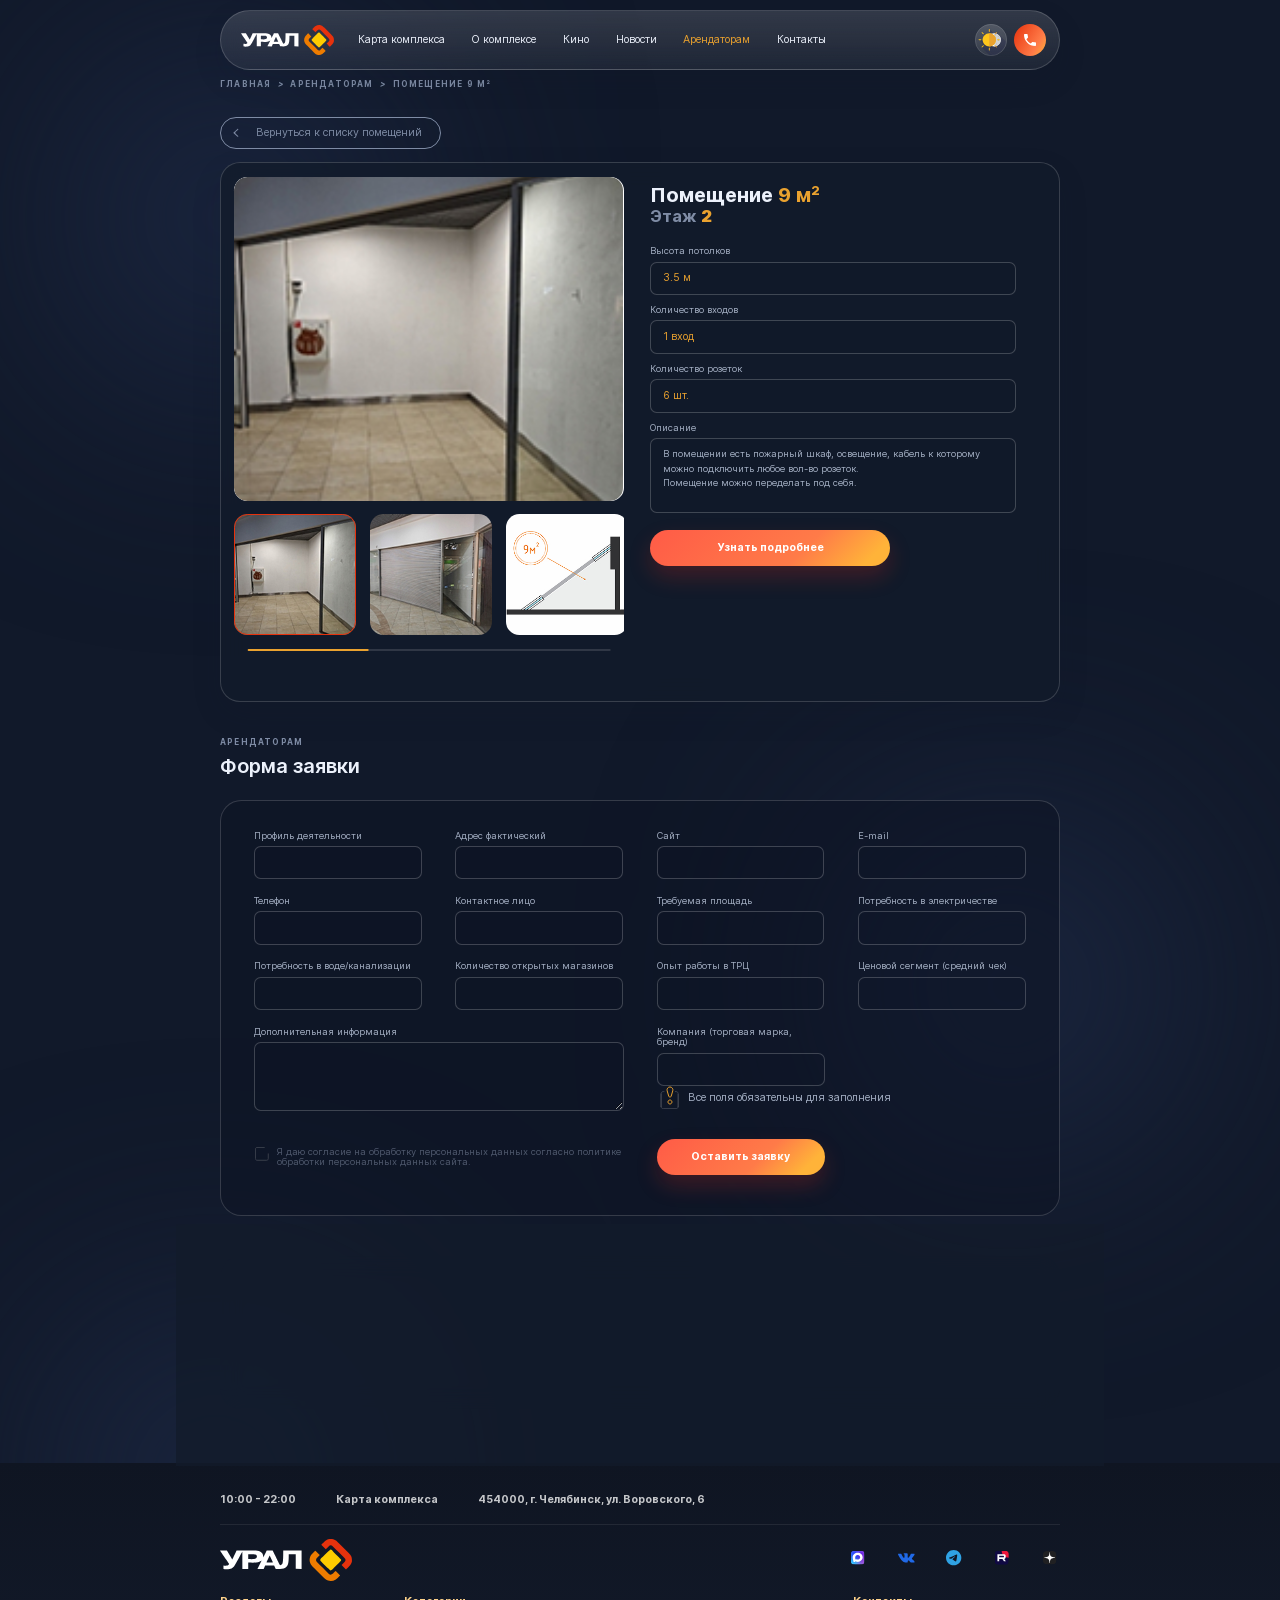
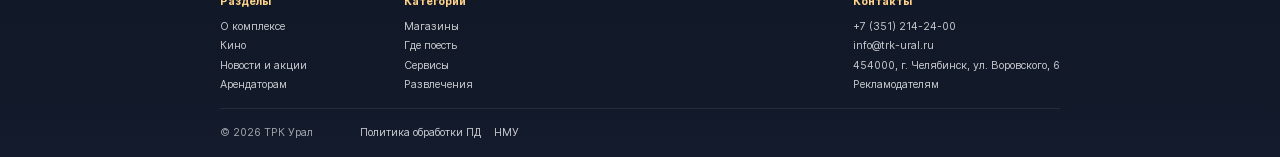
<file: rent.html>
<!DOCTYPE html>
<html lang="en">
<head>
    <meta charset="UTF-8">
    <meta name="viewport" content="width=device-width, initial-scale=1.0">
    <link rel="shortcut icon" href="images/svg/favicon.svg" type="image/x-icon">
    <title>ТРК Урал</title>
    <link rel="stylesheet" href="css/normalize.css">
    <link rel="stylesheet" href="js/select2/select2.min.css">
    <link rel="stylesheet" href="js/swiper/swiper-bundle.css">
    <link rel="stylesheet" href="js/fancybox/fancybox.css">
    <link rel="stylesheet" href="js/aos/aos.css">
    <link rel="stylesheet" href="css/style.css">
</head>
<body class="dark">
    <header class="header">
        <div class="container header__content">
            <button class="header__burger-btn"><span></span><span></span><span></span></button>
            <a href="index.html" class="header-logo">
                <img src="images/svg/logo.svg" alt="" class="dark-element">
                <img src="images/svg/logo-light.svg" alt="" class="light-element">
            </a>
            <nav class="menu">
                <ul>
                    <li><a href="maps.html">Карта комплекса</a></li>
                    <li><a href="about.html">О комплексе</a></li>
                    <li><a href="https://kinomax.ru/films">Кино</a></li>
                    <li><a href="news.html">Новости</a></li>
                    <li><a href="rents.html" class="active">Арендаторам</a></li>
                    <li><a href="contacts.html">Контакты</a></li>
                </ul>
            </nav>
            <div class="header__buttons">
                <button class="theme-change">
                    <img src="images/svg/theme-change.svg" alt="" class="dark-element">
                    <img src="images/svg/theme-change-light.svg" alt="" class="light-element">
                </button>
                <a href="tel:+73512142400" class="phone">
                    <img src="images/svg/phone.svg" alt="">
                    <span>+7 (351) 214-24-00</span>
                </a>
            </div>
        </div>
    </header>
    <div class="burger">
        <div class="container burger__wrapper">
            <div class="burger__content">
                <nav class="menu">
                    <ul>
                        <li><a href="maps.html">Карта комплекса</a></li>
                        <li><a href="about.html">О комплексе</a></li>
                        <li><a href="https://kinomax.ru/films">Кино</a></li>
                        <li><a href="news.html">Новости</a></li>
                        <li><a href="rents.html" class="active">Арендаторам</a></li>
                        <li><a href="contacts.html">Контакты</a></li>
                    </ul>
                </nav>
                <a href="tel:+73512142400" class="phone">
                    <img src="images/svg/phone.svg" alt="">
                    <span>+7 (351) 214-24-00</span>
                </a>
                <div class="socials">
                    <a href="javascript:void(0)" class="socials__item">
                        <img src="images/svg/max-icon.svg" alt="">
                    </a>
                    <a href="javascript:void(0)" class="socials__item">
                        <img src="images/svg/vk-icon.svg" alt="">
                    </a>
                    <a href="javascript:void(0)" class="socials__item">
                        <img src="images/svg/tg-icon.svg" alt="">
                    </a>
                    <a href="javascript:void(0)" class="socials__item">
                        <img src="images/svg/rutube-icon.svg" alt="">
                    </a>
                    <a href="javascript:void(0)" class="socials__item">
                        <img src="images/svg/dzen-icon.svg" alt="">
                    </a>
                </div>
            </div>
        </div>
    </div>
    <main>
        <div class="container">
            <div class="breadcrumb">
                <div class="breadcrumb__content">
                    <div class="breadcrumb__item">
                        <a href="index.html">
                            <span>Главная</span>
                        </a>
                        <i>&nbsp;&gt;&nbsp;&nbsp;</i>
                    </div>
                    <div class="breadcrumb__item">
                        <a href="rents.html">
                            <span>Арендаторам</span>
                        </a>
                        <i>&nbsp;&gt;&nbsp;&nbsp;</i>
                    </div>
                    <div class="breadcrumb__item">
                        <span>Помещение 9 м²</span>
                    </div>
                </div>
                <div class="bg-light"></div>
            </div>
            <section class="rent">
                <a href="rents.html" class="btn btn-back">Вернуться к списку помещений</a>
                <div class="rent__content">
                    <div class="rent__slider">
                        <div class="swiper rent-slider">
                            <div class="swiper-wrapper">
                                <div class="swiper-slide">
                                    <a href="images/rent-img-1.jpg" class="rent-slider__item" data-fancybox="rent-slider">
                                        <img src="images/rent-img-1.jpg" alt="">
                                    </a>
                                </div>
                                <div class="swiper-slide">
                                    <a href="images/rent-img-2.jpg" class="rent-slider__item" data-fancybox="rent-slider">
                                        <img src="images/rent-img-2.jpg" alt="">
                                    </a>
                                </div>
                                <div class="swiper-slide">
                                    <a href="images/rents-list-item-img-1.jpg" class="rent-slider__item" data-fancybox="rent-slider">
                                        <img src="images/rents-list-item-img-1.jpg" alt="">
                                    </a>
                                </div>
                            </div>
                        </div>
                        <div class="swiper rent-thumbs">
                            <div class="swiper-wrapper">
                                <div class="swiper-slide">
                                    <div class="rent-thumbs__item">
                                        <img src="images/rent-img-1.jpg" alt="">
                                    </div>
                                </div>
                                <div class="swiper-slide">
                                    <div class="rent-thumbs__item">
                                        <img src="images/rent-img-2.jpg" alt="">
                                    </div>
                                </div>
                                <div class="swiper-slide">
                                    <div class="rent-thumbs__item">
                                        <img src="images/rents-list-item-img-1.jpg" alt="">
                                    </div>
                                </div>
                            </div>
                        </div>
                        <div class="slider-progressbar"></div>
                    </div>
                    <div class="rent-info">
                        <h1>Помещение <span>9 м²</span></h1>
                        <div class="rent-floor">Этаж <b>2</b></div>
                        <div class="rent-char">
                            <span>Высота потолков</span>
                            <p>3.5 м</p>
                        </div>
                        <div class="rent-char">
                            <span>Количество входов</span>
                            <p>1 вход</p>
                        </div>
                        <div class="rent-char">
                            <span>Количество розеток</span>
                            <p>6 шт.</p>
                        </div>
                        <div class="rent-description">
                            <span>Описание</span>
                            <p>В помещении есть пожарный шкаф, освещение, кабель к которому можно подключить любое вол-во розеток. <br>Помещение можно переделать под себя.</p>
                        </div>
                        <a href="javascript:void(0)" class="btn">Узнать подробнее</a>
                    </div>
                </div>
            </section>
            <section class="rents-form">
                <p class="title-mini">арендаторам</p>
                <h2 class="title">Форма заявки</h2>
                <form class="form">
                    <div class="rents-form__inputs">
                        <div class="form-input">
                            <label for="form-input-1">Профиль деятельности</label>
                            <input type="text" name="form-input-1" id="form-input-1">
                        </div>
                        <div class="form-input">
                            <label for="form-input-2">Адрес фактический</label>
                            <input type="text" name="form-input-2" id="form-input-2">
                        </div>
                        <div class="form-input">
                            <label for="form-input-3">Сайт</label>
                            <input type="text" name="form-input-3" id="form-input-3">
                        </div>
                        <div class="form-input">
                            <label for="form-input-4">E-mail</label>
                            <input type="email" name="form-input-4" id="form-input-4">
                        </div>
                        <div class="form-input">
                            <label for="form-input-5">Телефон</label>
                            <input type="tel" name="form-input-5" id="form-input-5">
                        </div>
                        <div class="form-input">
                            <label for="form-input-6">Контактное лицо</label>
                            <input type="text" name="form-input-6" id="form-input-6">
                        </div>
                        <div class="form-input">
                            <label for="form-input-7">Требуемая площадь</label>
                            <input type="text" name="form-input-7" id="form-input-7">
                        </div>
                        <div class="form-input">
                            <label for="form-input-8">Потребность в электричестве</label>
                            <input type="text" name="form-input-8" id="form-input-8">
                        </div>
                        <div class="form-input">
                            <label for="form-input-9">Потребность в воде/канализации</label>
                            <input type="text" name="form-input-9" id="form-input-9">
                        </div>
                        <div class="form-input">
                            <label for="form-input-10">Количество открытых магазинов</label>
                            <input type="text" name="form-input-10" id="form-input-10">
                        </div>
                        <div class="form-input">
                            <label for="form-input-11">Опыт работы в ТРЦ</label>
                            <input type="text" name="form-input-11" id="form-input-11">
                        </div>
                        <div class="form-input">
                            <label for="form-input-12">Ценовой сегмент (средний чек)</label>
                            <input type="text" name="form-input-12" id="form-input-12">
                        </div>
                        <div class="form-textarea">
                            <label for="form-textarea">Дополнительная информация</label>
                            <textarea name="form-textarea" id="form-textarea"></textarea>
                        </div>
                        <div class="form-input">
                            <label for="form-input-13">Компания (торговая марка, бренд)</label>
                            <input type="text" name="form-input-13" id="form-input-13">
                        </div>
                    </div>
                    <div class="rents-form__control">
                        <div class="checkbox">
                            <input type="checkbox" id="checkbox">
                            <label for="checkbox">Я даю согласие на обработку персональных данных согласно <a href="javascript:void(0)">политике обработки персональных данных</a> сайта.</label>
                        </div>
                        <button type="submit" class="btn">Оставить заявку</button>
                        <p class="form-warning">Все поля обязательны для заполнения</p>
                    </div>
                </form>
                <div class="bg-light"></div>
            </section>
            <section class="rent-connect">
                <div class="rent-connect__content">
                    <h2 class="title-mini">Арендаторам</h2>
                    <div class="rent-connect__block">
                        <p class="title">Арендаторам</p>
                        <p class="rent-connect-text">На странице «Арендаторам» размещена заявка на аренду помещения, а также контакты по островной торговле и арендным отношениям.</p>
                    </div>
                    <div class="rent-connect__buttons">
                        <a href="tel:+79048006300" class="btn btn-bold"><span>Менеджер отдела аренды</span>Юлия Поспелова - +7 (904) 800 63 00</a>
                        <a href="mailto:" class="btn btn-bold">pospelova@trk-ural.ru</a>
                    </div>
                </div>
                <div class="bg-light"></div>
            </section>
        </div>
    </main>
    <footer class="footer">
        <div class="container footer__wrapper">
            <div class="footer-top">
                <p>10:00 - 22:00</p>
                <a href="maps.html">Карта комплекса</a>
                <p>454000, г. Челябинск, ул. Воровского, 6</p>
            </div>
            <div class="footer__content">
                <div class="footer__links">
                    <a href="index.html" class="footer-logo">
                        <img src="images/svg/logo.svg" alt="">
                    </a>
                    <div class="socials">
                        <a href="javascript:void(0)" class="socials__item">
                            <img src="images/svg/max-icon.svg" alt="">
                        </a>
                        <a href="javascript:void(0)" class="socials__item">
                            <img src="images/svg/vk-icon.svg" alt="">
                        </a>
                        <a href="javascript:void(0)" class="socials__item">
                            <img src="images/svg/tg-icon.svg" alt="">
                        </a>
                        <a href="javascript:void(0)" class="socials__item">
                            <img src="images/svg/rutube-icon.svg" alt="">
                        </a>
                        <a href="javascript:void(0)" class="socials__item">
                            <img src="images/svg/dzen-icon.svg" alt="">
                        </a>
                    </div>
                </div>
                <div class="footer__menus">
                    <nav class="menu">
                        <p>Разделы</p>
                        <ul>
                            <li><a href="about.html">О комплексе</a></li>
                            <li><a href="https://kinomax.ru/films">Кино</a></li>
                            <li><a href="news.html">Новости и акции</a></li>
                            <li><a href="rents.html">Арендаторам</a></li>
                        </ul>
                    </nav>
                    <nav class="menu">
                        <p>Категории</p>
                        <ul>
                            <li><a href="shops.html">Магазины</a></li>
                            <li><a href="shops.html">Где поесть</a></li>
                            <li><a href="shops.html">Сервисы</a></li>
                            <li><a href="shops.html">Развлечения</a></li>
                        </ul>
                    </nav>
                    <nav class="menu">
                        <p>Контакты</p>
                        <ul>
                            <li><a href="tel:+73512142400">+7 (351) 214-24-00</a></li>
                            <li><a href="mailto:info@trk-ural.ru">info@trk-ural.ru</a></li>
                            <li><a href="https://2gis.ru/chelyabinsk/search/%D0%A3%D0%BB.%D0%B2%D0%BE%D1%80%D0%BE%D0%B2%D1%81%D0%BA%D0%BE%D0%B3%D0%BE%206/firm/2111590608523434/61.394081%2C55.1573" target="_blank">454000, г. Челябинск, ул. Воровского, 6</a></li>
                            <li><a href="marketing.html">Рекламодателям</a></li>
                        </ul>
                    </nav>
                </div>
            </div>
            <div class="footer-bottom">
                <p class="footer-copyright">© 2026 ТРК Урал</p>
                <a href="javascript:void(0)">Политика обработки ПД</a>
                <a href="nmu.html">НМУ</a>
            </div>
        </div>
    </footer>
    <div class="up up-invisible">
        <svg viewBox="0 0 52 52" fill="none" xmlns="http://www.w3.org/2000/svg" class="dark-element">
            <circle cx="26" cy="26" r="26" fill="#F3F0F5" fill-opacity="0.2"/>
            <path d="M19 26L26 19M26 19L33 26M26 19V33" stroke="#121926" stroke-width="2" stroke-linecap="round" stroke-linejoin="round"/>
        </svg>
        <svg viewBox="0 0 52 52" fill="none" xmlns="http://www.w3.org/2000/svg" class="light-element">
            <circle cx="26" cy="26" r="26" fill="#A6A8AA" fill-opacity="0.2"/>
            <path d="M19 26L26 19M26 19L33 26M26 19V33" stroke="#121926" stroke-width="2" stroke-linecap="round" stroke-linejoin="round"/>
        </svg>
    </div>
    <script src="js/jquery/jquery-3.7.1.min.js"></script>
    <script src="js/jquery/jquery.form.min.js"></script>
    <script src="js/jquery/jquery.inputmask.min.js"></script>
    <script src="js/select2/select2.min.js"></script>
    <script src="js/swiper/swiper-bundle.js"></script>
    <script src="js/fancybox/fancybox.umd.js"></script>
    <script src="js/aos/aos.js"></script>
    <script src="js/index.js"></script>
</body>
</html>
</file>
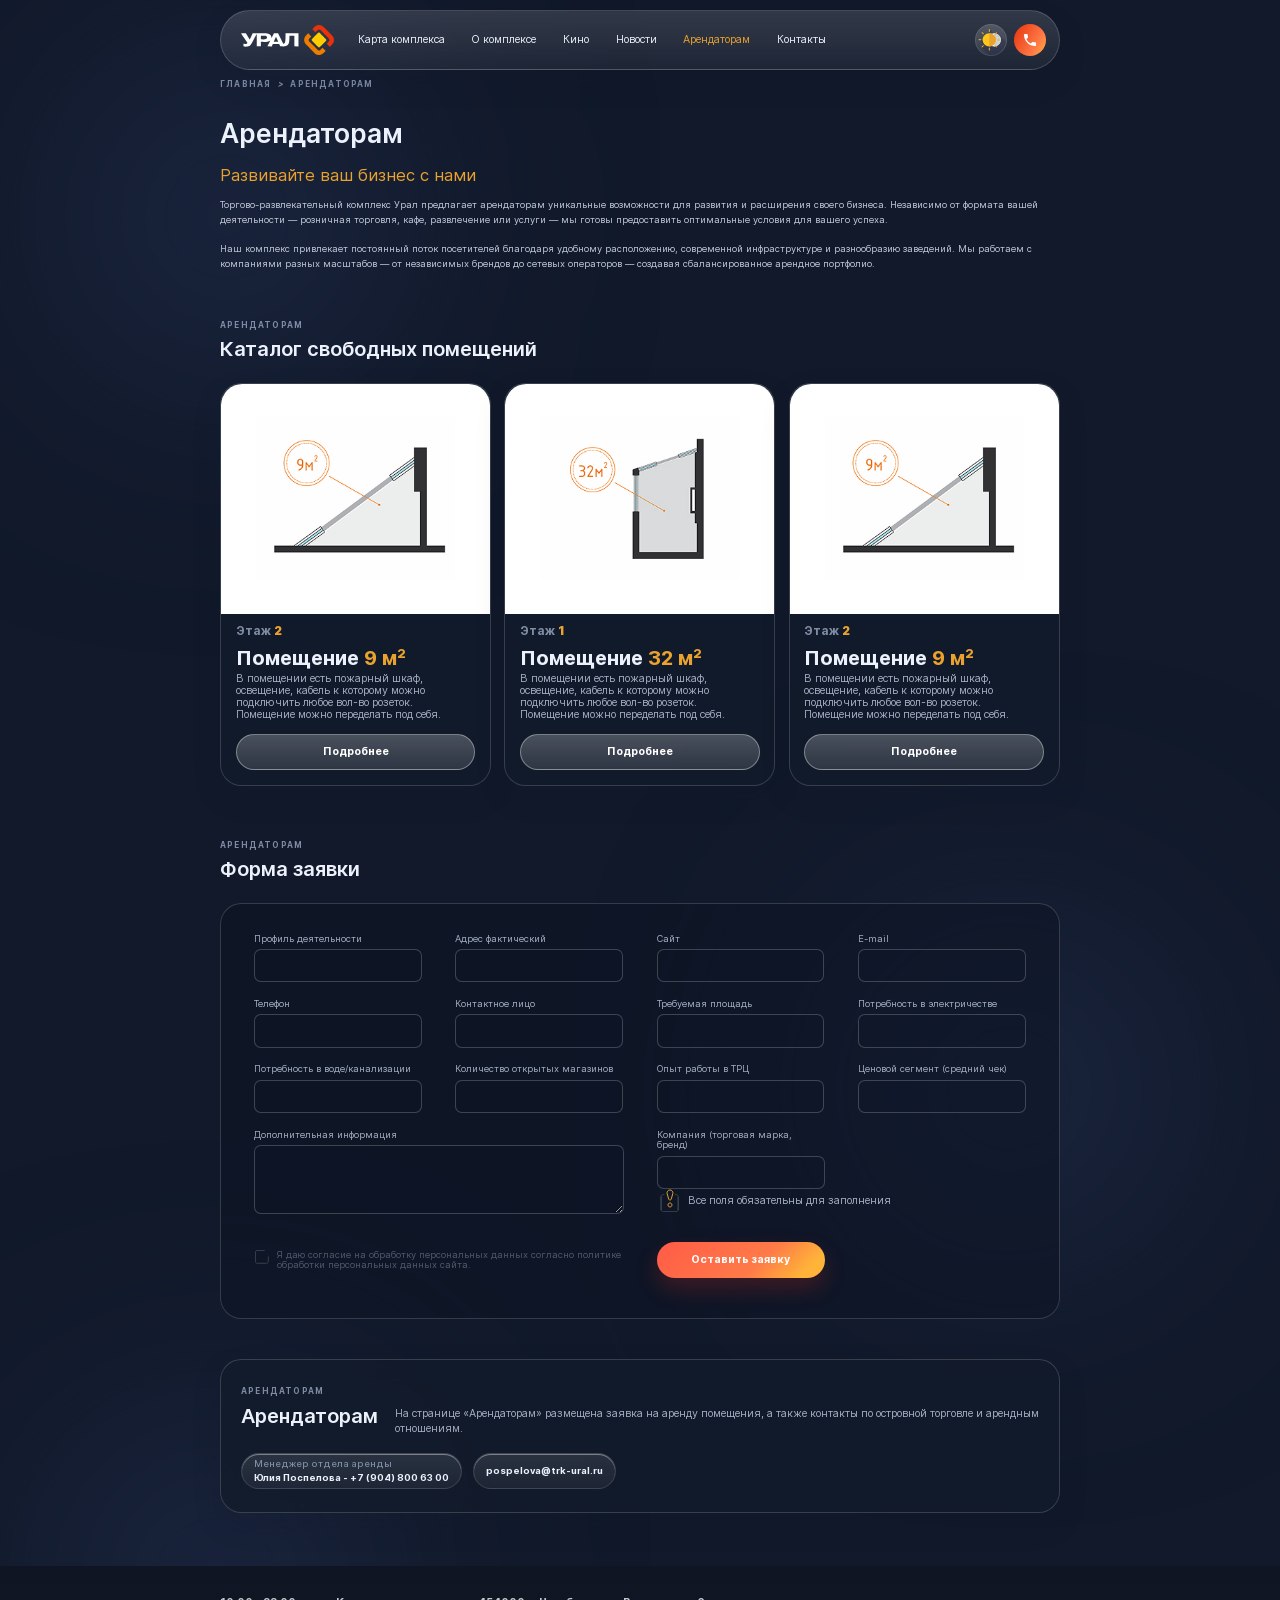
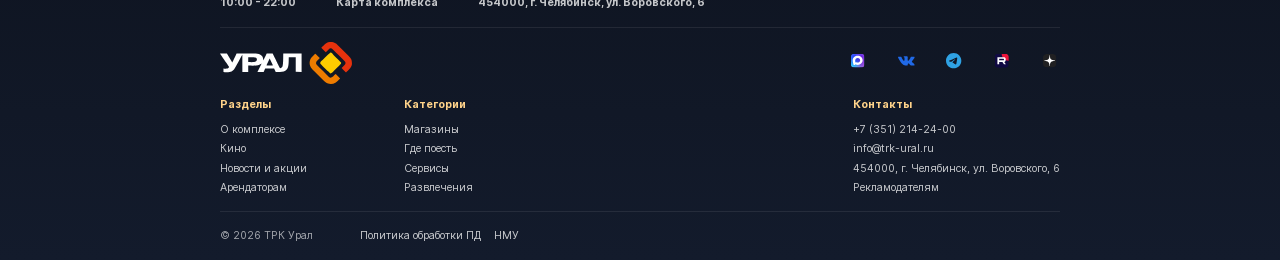
<file: rents.html>
<!DOCTYPE html>
<html lang="en">
<head>
    <meta charset="UTF-8">
    <meta name="viewport" content="width=device-width, initial-scale=1.0">
    <link rel="shortcut icon" href="images/svg/favicon.svg" type="image/x-icon">
    <title>ТРК Урал</title>
    <link rel="stylesheet" href="css/normalize.css">
    <link rel="stylesheet" href="js/select2/select2.min.css">
    <link rel="stylesheet" href="js/swiper/swiper-bundle.css">
    <link rel="stylesheet" href="js/fancybox/fancybox.css">
    <link rel="stylesheet" href="js/aos/aos.css">
    <link rel="stylesheet" href="css/style.css">
</head>
<body class="dark">
    <header class="header">
        <div class="container header__content">
            <button class="header__burger-btn"><span></span><span></span><span></span></button>
            <a href="index.html" class="header-logo">
                <img src="images/svg/logo.svg" alt="" class="dark-element">
                <img src="images/svg/logo-light.svg" alt="" class="light-element">
            </a>
            <nav class="menu">
                <ul>
                    <li><a href="maps.html">Карта комплекса</a></li>
                    <li><a href="about.html">О комплексе</a></li>
                    <li><a href="https://kinomax.ru/films">Кино</a></li>
                    <li><a href="news.html">Новости</a></li>
                    <li><a href="rents.html" class="active">Арендаторам</a></li>
                    <li><a href="contacts.html">Контакты</a></li>
                </ul>
            </nav>
            <div class="header__buttons">
                <button class="theme-change">
                    <img src="images/svg/theme-change.svg" alt="" class="dark-element">
                    <img src="images/svg/theme-change-light.svg" alt="" class="light-element">
                </button>
                <a href="tel:+73512142400" class="phone">
                    <img src="images/svg/phone.svg" alt="">
                    <span>+7 (351) 214-24-00</span>
                </a>
            </div>
        </div>
    </header>
    <div class="burger">
        <div class="container burger__wrapper">
            <div class="burger__content">
                <nav class="menu">
                    <ul>
                        <li><a href="maps.html">Карта комплекса</a></li>
                        <li><a href="about.html">О комплексе</a></li>
                        <li><a href="https://kinomax.ru/films">Кино</a></li>
                        <li><a href="news.html">Новости</a></li>
                        <li><a href="rents.html" class="active">Арендаторам</a></li>
                        <li><a href="contacts.html">Контакты</a></li>
                    </ul>
                </nav>
                <a href="tel:+73512142400" class="phone">
                    <img src="images/svg/phone.svg" alt="">
                    <span>+7 (351) 214-24-00</span>
                </a>
                <div class="socials">
                    <a href="javascript:void(0)" class="socials__item">
                        <img src="images/svg/max-icon.svg" alt="">
                    </a>
                    <a href="javascript:void(0)" class="socials__item">
                        <img src="images/svg/vk-icon.svg" alt="">
                    </a>
                    <a href="javascript:void(0)" class="socials__item">
                        <img src="images/svg/tg-icon.svg" alt="">
                    </a>
                    <a href="javascript:void(0)" class="socials__item">
                        <img src="images/svg/rutube-icon.svg" alt="">
                    </a>
                    <a href="javascript:void(0)" class="socials__item">
                        <img src="images/svg/dzen-icon.svg" alt="">
                    </a>
                </div>
            </div>
        </div>
    </div>
    <main>
        <div class="container">
            <div class="breadcrumb">
                <div class="breadcrumb__content">
                    <div class="breadcrumb__item">
                        <a href="index.html">
                            <span>Главная</span>
                        </a>
                        <i>&nbsp;&gt;&nbsp;&nbsp;</i>
                    </div>
                    <div class="breadcrumb__item">
                        <span>Арендаторам</span>
                    </div>
                </div>
                <div class="bg-light"></div>
            </div>
            <h1 class="title">Арендаторам</h1>
            <section class="rents">
                <p class="rents-subtitle">Развивайте ваш бизнес с нами</p>
                <div class="rents-text">Торгово-развлекательный комплекс Урал предлагает арендаторам уникальные возможности для развития и расширения своего бизнеса. Независимо от формата вашей деятельности — розничная торговля, кафе, развлечение или услуги — мы готовы предоставить оптимальные условия для вашего успеха. <br><br>Наш комплекс привлекает постоянный поток посетителей благодаря удобному расположению, современной инфраструктуре и разнообразию заведений. Мы работаем с компаниями разных масштабов — от независимых брендов до сетевых операторов — создавая сбалансированное арендное портфолио.</div>
            </section>
            <section class="rents-list">
                <p class="title-mini">арендаторам</p>
                <h2 class="title">Каталог свободных помещений</h2>
                <div class="rents-list__content">
                    <div class="rents-list__item">
                        <div class="rents-list__item-image">
                            <img src="images/rents-list-item-img-1.jpg" alt="">
                        </div>
                        <div class="rents-list__item__content">
                            <div class="rents-list__item-floor">Этаж <b>2</b></div>
                            <h3 class="rents-list__item-name">Помещение <span>9 м²</span></h3>
                            <p class="rents-list__item-text">В помещении есть пожарный шкаф, освещение, кабель к которому можно подключить любое вол-во розеток. <br>Помещение можно переделать под себя.</p>
                            <a href="rent.html" class="btn btn-card">Подробнее</a>
                        </div>
                    </div>
                    <div class="rents-list__item">
                        <div class="rents-list__item-image">
                            <img src="images/rents-list-item-img-2.jpg" alt="">
                        </div>
                        <div class="rents-list__item__content">
                            <div class="rents-list__item-floor">Этаж <b>1</b></div>
                            <h3 class="rents-list__item-name">Помещение <span>32 м²</span></h3>
                            <p class="rents-list__item-text">В помещении есть пожарный шкаф, освещение, кабель к которому можно подключить любое вол-во розеток. <br>Помещение можно переделать под себя.</p>
                            <a href="rent.html" class="btn btn-card">Подробнее</a>
                        </div>
                    </div>
                    <div class="rents-list__item">
                        <div class="rents-list__item-image">
                            <img src="images/rents-list-item-img-1.jpg" alt="">
                        </div>
                        <div class="rents-list__item__content">
                            <div class="rents-list__item-floor">Этаж <b>2</b></div>
                            <h3 class="rents-list__item-name">Помещение <span>9 м²</span></h3>
                            <p class="rents-list__item-text">В помещении есть пожарный шкаф, освещение, кабель к которому можно подключить любое вол-во розеток. <br>Помещение можно переделать под себя.</p>
                            <a href="rent.html" class="btn btn-card">Подробнее</a>
                        </div>
                    </div>
                </div>
            </section>
            <section class="rents-form">
                <p class="title-mini">арендаторам</p>
                <h2 class="title">Форма заявки</h2>
                <form class="form">
                    <div class="rents-form__inputs">
                        <div class="form-input">
                            <label for="form-input-1">Профиль деятельности</label>
                            <input type="text" name="form-input-1" id="form-input-1">
                        </div>
                        <div class="form-input">
                            <label for="form-input-2">Адрес фактический</label>
                            <input type="text" name="form-input-2" id="form-input-2">
                        </div>
                        <div class="form-input">
                            <label for="form-input-3">Сайт</label>
                            <input type="text" name="form-input-3" id="form-input-3">
                        </div>
                        <div class="form-input">
                            <label for="form-input-4">E-mail</label>
                            <input type="email" name="form-input-4" id="form-input-4">
                        </div>
                        <div class="form-input">
                            <label for="form-input-5">Телефон</label>
                            <input type="tel" name="form-input-5" id="form-input-5">
                        </div>
                        <div class="form-input">
                            <label for="form-input-6">Контактное лицо</label>
                            <input type="text" name="form-input-6" id="form-input-6">
                        </div>
                        <div class="form-input">
                            <label for="form-input-7">Требуемая площадь</label>
                            <input type="text" name="form-input-7" id="form-input-7">
                        </div>
                        <div class="form-input">
                            <label for="form-input-8">Потребность в электричестве</label>
                            <input type="text" name="form-input-8" id="form-input-8">
                        </div>
                        <div class="form-input">
                            <label for="form-input-9">Потребность в воде/канализации</label>
                            <input type="text" name="form-input-9" id="form-input-9">
                        </div>
                        <div class="form-input">
                            <label for="form-input-10">Количество открытых магазинов</label>
                            <input type="text" name="form-input-10" id="form-input-10">
                        </div>
                        <div class="form-input">
                            <label for="form-input-11">Опыт работы в ТРЦ</label>
                            <input type="text" name="form-input-11" id="form-input-11">
                        </div>
                        <div class="form-input">
                            <label for="form-input-12">Ценовой сегмент (средний чек)</label>
                            <input type="text" name="form-input-12" id="form-input-12">
                        </div>
                        <div class="form-textarea">
                            <label for="form-textarea">Дополнительная информация</label>
                            <textarea name="form-textarea" id="form-textarea"></textarea>
                        </div>
                        <div class="form-input">
                            <label for="form-input-13">Компания (торговая марка, бренд)</label>
                            <input type="text" name="form-input-13" id="form-input-13">
                        </div>
                    </div>
                    <div class="rents-form__control">
                        <div class="checkbox">
                            <input type="checkbox" id="checkbox">
                            <label for="checkbox">Я даю согласие на обработку персональных данных согласно <a href="javascript:void(0)">политике обработки персональных данных</a> сайта.</label>
                        </div>
                        <button type="submit" class="btn">Оставить заявку</button>
                        <p class="form-warning">Все поля обязательны для заполнения</p>
                    </div>
                </form>
                <div class="bg-light"></div>
            </section>
            <section class="rent-connect">
                <div class="rent-connect__content">
                    <h2 class="title-mini">Арендаторам</h2>
                    <div class="rent-connect__block">
                        <p class="title">Арендаторам</p>
                        <p class="rent-connect-text">На странице «Арендаторам» размещена заявка на аренду помещения, а также контакты по островной торговле и арендным отношениям.</p>
                    </div>
                    <div class="rent-connect__buttons">
                        <a href="tel:+79048006300" class="btn btn-bold"><span>Менеджер отдела аренды</span>Юлия Поспелова - +7 (904) 800 63 00</a>
                        <a href="mailto:" class="btn btn-bold">pospelova@trk-ural.ru</a>
                    </div>
                </div>
                <div class="bg-light"></div>
            </section>
        </div>
    </main>
    <footer class="footer">
        <div class="container footer__wrapper">
            <div class="footer-top">
                <p>10:00 - 22:00</p>
                <a href="maps.html">Карта комплекса</a>
                <p>454000, г. Челябинск, ул. Воровского, 6</p>
            </div>
            <div class="footer__content">
                <div class="footer__links">
                    <a href="index.html" class="footer-logo">
                        <img src="images/svg/logo.svg" alt="">
                    </a>
                    <div class="socials">
                        <a href="javascript:void(0)" class="socials__item">
                            <img src="images/svg/max-icon.svg" alt="">
                        </a>
                        <a href="javascript:void(0)" class="socials__item">
                            <img src="images/svg/vk-icon.svg" alt="">
                        </a>
                        <a href="javascript:void(0)" class="socials__item">
                            <img src="images/svg/tg-icon.svg" alt="">
                        </a>
                        <a href="javascript:void(0)" class="socials__item">
                            <img src="images/svg/rutube-icon.svg" alt="">
                        </a>
                        <a href="javascript:void(0)" class="socials__item">
                            <img src="images/svg/dzen-icon.svg" alt="">
                        </a>
                    </div>
                </div>
                <div class="footer__menus">
                    <nav class="menu">
                        <p>Разделы</p>
                        <ul>
                            <li><a href="about.html">О комплексе</a></li>
                            <li><a href="https://kinomax.ru/films">Кино</a></li>
                            <li><a href="news.html">Новости и акции</a></li>
                            <li><a href="rents.html">Арендаторам</a></li>
                        </ul>
                    </nav>
                    <nav class="menu">
                        <p>Категории</p>
                        <ul>
                            <li><a href="shops.html">Магазины</a></li>
                            <li><a href="shops.html">Где поесть</a></li>
                            <li><a href="shops.html">Сервисы</a></li>
                            <li><a href="shops.html">Развлечения</a></li>
                        </ul>
                    </nav>
                    <nav class="menu">
                        <p>Контакты</p>
                        <ul>
                            <li><a href="tel:+73512142400">+7 (351) 214-24-00</a></li>
                            <li><a href="mailto:info@trk-ural.ru">info@trk-ural.ru</a></li>
                            <li><a href="https://2gis.ru/chelyabinsk/search/%D0%A3%D0%BB.%D0%B2%D0%BE%D1%80%D0%BE%D0%B2%D1%81%D0%BA%D0%BE%D0%B3%D0%BE%206/firm/2111590608523434/61.394081%2C55.1573" target="_blank">454000, г. Челябинск, ул. Воровского, 6</a></li>
                            <li><a href="marketing.html">Рекламодателям</a></li>
                        </ul>
                    </nav>
                </div>
            </div>
            <div class="footer-bottom">
                <p class="footer-copyright">© 2026 ТРК Урал</p>
                <a href="javascript:void(0)">Политика обработки ПД</a>
                <a href="nmu.html">НМУ</a>
            </div>
        </div>
    </footer>
    <div class="up up-invisible">
        <svg viewBox="0 0 52 52" fill="none" xmlns="http://www.w3.org/2000/svg" class="dark-element">
            <circle cx="26" cy="26" r="26" fill="#F3F0F5" fill-opacity="0.2"/>
            <path d="M19 26L26 19M26 19L33 26M26 19V33" stroke="#121926" stroke-width="2" stroke-linecap="round" stroke-linejoin="round"/>
        </svg>
        <svg viewBox="0 0 52 52" fill="none" xmlns="http://www.w3.org/2000/svg" class="light-element">
            <circle cx="26" cy="26" r="26" fill="#A6A8AA" fill-opacity="0.2"/>
            <path d="M19 26L26 19M26 19L33 26M26 19V33" stroke="#121926" stroke-width="2" stroke-linecap="round" stroke-linejoin="round"/>
        </svg>
    </div>
    <script src="js/jquery/jquery-3.7.1.min.js"></script>
    <script src="js/jquery/jquery.form.min.js"></script>
    <script src="js/jquery/jquery.inputmask.min.js"></script>
    <script src="js/select2/select2.min.js"></script>
    <script src="js/swiper/swiper-bundle.js"></script>
    <script src="js/fancybox/fancybox.umd.js"></script>
    <script src="js/aos/aos.js"></script>
    <script src="js/index.js"></script>
</body>
</html>
</file>
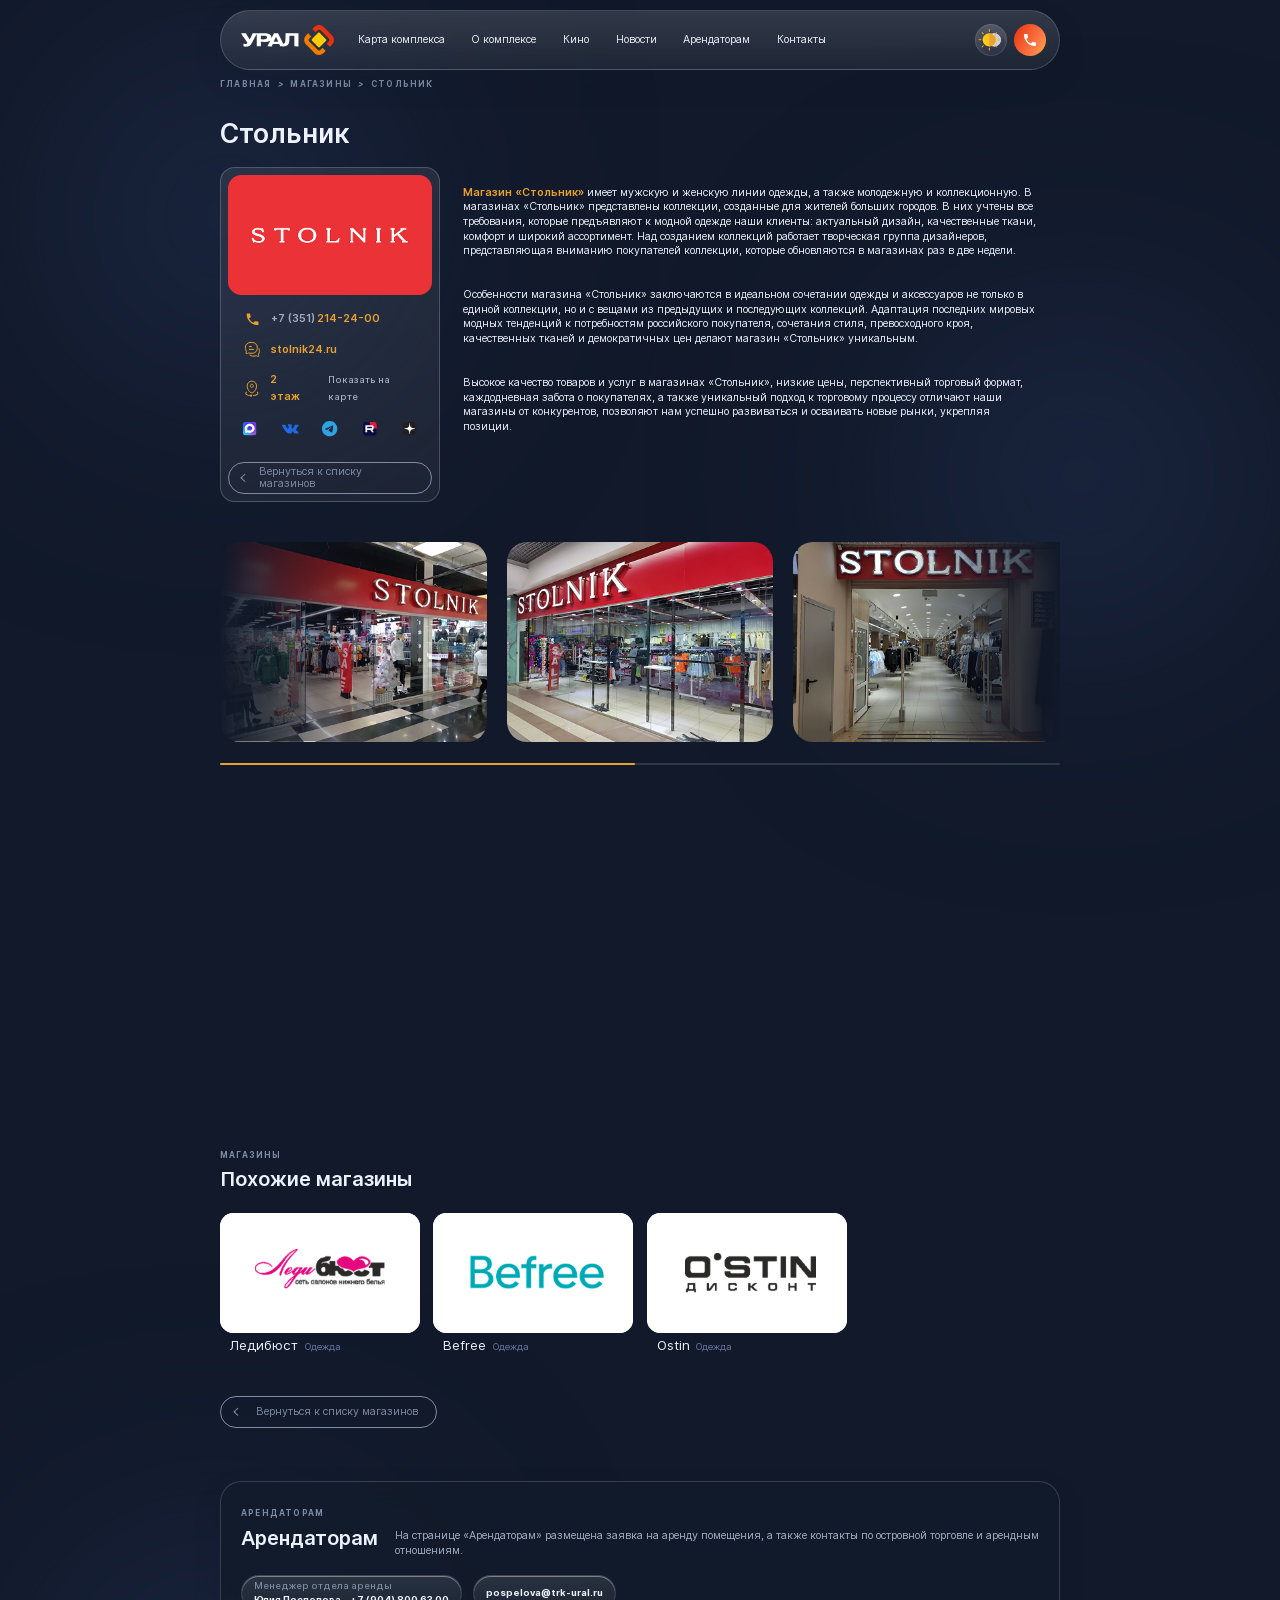
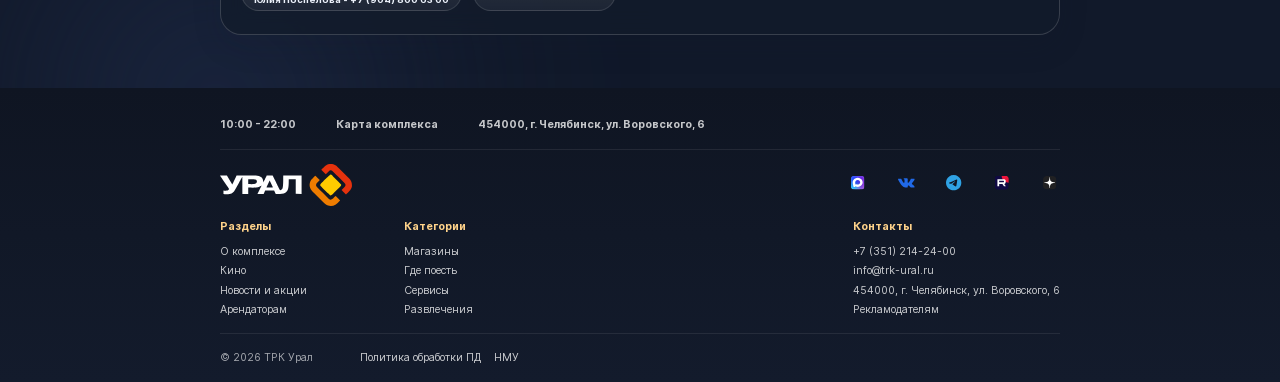
<file: shop.html>
<!DOCTYPE html>
<html lang="en">
<head>
    <meta charset="UTF-8">
    <meta name="viewport" content="width=device-width, initial-scale=1.0">
    <link rel="shortcut icon" href="images/svg/favicon.svg" type="image/x-icon">
    <title>ТРК Урал</title>
    <link rel="stylesheet" href="css/normalize.css">
    <link rel="stylesheet" href="js/select2/select2.min.css">
    <link rel="stylesheet" href="js/swiper/swiper-bundle.css">
    <link rel="stylesheet" href="js/fancybox/fancybox.css">
    <link rel="stylesheet" href="js/aos/aos.css">
    <link rel="stylesheet" href="css/style.css">
</head>
<body class="dark">
    <header class="header">
        <div class="container header__content">
            <button class="header__burger-btn"><span></span><span></span><span></span></button>
            <a href="index.html" class="header-logo">
                <img src="images/svg/logo.svg" alt="" class="dark-element">
                <img src="images/svg/logo-light.svg" alt="" class="light-element">
            </a>
            <nav class="menu">
                <ul>
                    <li><a href="maps.html">Карта комплекса</a></li>
                    <li><a href="about.html">О комплексе</a></li>
                    <li><a href="https://kinomax.ru/films">Кино</a></li>
                    <li><a href="news.html">Новости</a></li>
                    <li><a href="rents.html">Арендаторам</a></li>
                    <li><a href="contacts.html">Контакты</a></li>
                </ul>
            </nav>
            <div class="header__buttons">
                <button class="theme-change">
                    <img src="images/svg/theme-change.svg" alt="" class="dark-element">
                    <img src="images/svg/theme-change-light.svg" alt="" class="light-element">
                </button>
                <a href="tel:+73512142400" class="phone">
                    <img src="images/svg/phone.svg" alt="">
                    <span>+7 (351) 214-24-00</span>
                </a>
            </div>
        </div>
    </header>
    <div class="burger">
        <div class="container burger__wrapper">
            <div class="burger__content">
                <nav class="menu">
                    <ul>
                        <li><a href="maps.html">Карта комплекса</a></li>
                        <li><a href="about.html">О комплексе</a></li>
                        <li><a href="https://kinomax.ru/films">Кино</a></li>
                        <li><a href="news.html">Новости</a></li>
                        <li><a href="rents.html">Арендаторам</a></li>
                        <li><a href="contacts.html">Контакты</a></li>
                    </ul>
                </nav>
                <a href="tel:+73512142400" class="phone">
                    <img src="images/svg/phone.svg" alt="">
                    <span>+7 (351) 214-24-00</span>
                </a>
                <div class="socials">
                    <a href="javascript:void(0)" class="socials__item">
                        <img src="images/svg/max-icon.svg" alt="">
                    </a>
                    <a href="javascript:void(0)" class="socials__item">
                        <img src="images/svg/vk-icon.svg" alt="">
                    </a>
                    <a href="javascript:void(0)" class="socials__item">
                        <img src="images/svg/tg-icon.svg" alt="">
                    </a>
                    <a href="javascript:void(0)" class="socials__item">
                        <img src="images/svg/rutube-icon.svg" alt="">
                    </a>
                    <a href="javascript:void(0)" class="socials__item">
                        <img src="images/svg/dzen-icon.svg" alt="">
                    </a>
                </div>
            </div>
        </div>
    </div>
    <main>
        <div class="container">
            <div class="breadcrumb">
                <div class="breadcrumb__content">
                    <div class="breadcrumb__item">
                        <a href="index.html">
                            <span>Главная</span>
                        </a>
                        <i>&nbsp;&gt;&nbsp;&nbsp;</i>
                    </div>
                    <div class="breadcrumb__item">
                        <a href="shops.html">
                            <span>Магазины</span>
                        </a>
                        <i>&nbsp;&gt;&nbsp;&nbsp;</i>
                    </div>
                    <div class="breadcrumb__item">
                        <span>Стольник</span>
                    </div>
                </div>
                <div class="bg-light"></div>
            </div>
            <h1 class="title">Стольник</h1>
            <section class="shop">
                <div class="shop__content">
                    <div class="shop-card">
                        <div class="shop-card-image">
                            <img src="images/shops-img-4.jpg" alt="">
                        </div>
                        <div class="shop-card__contacts">
                            <a href="tel:+73512142400">
                                <svg viewBox="0 0 26 26" fill="none" xmlns="http://www.w3.org/2000/svg">
                                    <path class="fill" d="M7.54242 11.3404C8.96555 14.0525 11.2584 16.2662 14.0552 17.6558L16.2294 15.5475C16.4963 15.2887 16.8916 15.2025 17.2375 15.3175C18.3443 15.6721 19.5402 15.8637 20.7656 15.8637C21.3092 15.8637 21.7539 16.295 21.7539 16.8221V20.1667C21.7539 20.6938 21.3092 21.125 20.7656 21.125C11.4857 21.125 3.96484 13.8321 3.96484 4.83333C3.96484 4.30625 4.40957 3.875 4.95312 3.875H8.41211C8.95566 3.875 9.40039 4.30625 9.40039 4.83333C9.40039 6.03125 9.59805 7.18125 9.96371 8.25458C10.0724 8.59 9.99336 8.96375 9.71664 9.23208L7.54242 11.3404Z" fill="#EAA22F"/>
                                </svg>
                                <span>+7 (351)</span> 214-24-00
                            </a>
                            <a href="https://stolnik24.ru/" target="_blank">
                                <svg viewBox="0 0 26 26" fill="none" xmlns="http://www.w3.org/2000/svg">
                                    <path d="M7.88672 12.6181H14.1957M7.88672 8.41211H11.0412M8.93821 21.03C10.0423 21.9448 11.3724 22.5274 12.896 22.6272C14.0958 22.7061 15.3492 22.7061 16.5479 22.6272C16.9762 22.5976 17.3975 22.5026 17.797 22.3454C18.2282 22.1698 18.4427 22.0826 18.5531 22.0962C18.6624 22.1089 18.8212 22.2245 19.1387 22.4559C19.6992 22.8638 20.4047 23.1562 21.452 23.132C21.9809 23.1193 22.2459 23.112 22.3637 22.9133C22.4825 22.7135 22.3353 22.438 22.0398 21.8859C21.6297 21.1205 21.3711 20.2446 21.7643 19.5422C22.4404 18.539 23.0156 17.3519 23.0997 16.0691C23.1449 15.3804 23.1449 14.6664 23.0997 13.9766C23.0449 13.1442 22.8427 12.3282 22.5025 11.5666" stroke="#EAA22F" stroke-width="1.5" stroke-linecap="round" stroke-linejoin="round"/>
                                    <path d="M12.9807 18.3875C16.7198 18.1415 19.6976 15.1489 19.9416 11.3919C19.9899 10.6569 19.9899 9.89564 19.9416 9.16065C19.6976 5.40472 16.7198 2.41217 12.9807 2.16612C11.7052 2.082 10.373 2.082 9.10068 2.16612C5.36157 2.41217 2.38374 5.40472 2.13979 9.16065C2.09142 9.8967 2.09142 10.6569 2.13979 11.3919C2.22812 12.761 2.83904 14.027 3.55826 15.0974C3.9757 15.846 3.70021 16.7798 3.26489 17.5968C2.95154 18.1856 2.79487 18.48 2.92105 18.6924C3.04723 18.9048 3.32798 18.9122 3.89053 18.9248C5.00196 18.9522 5.75167 18.6399 6.34682 18.2045C6.68435 17.9585 6.85364 17.8355 6.97035 17.8207C7.08602 17.8071 7.31524 17.8996 7.77264 18.0868C8.18483 18.255 8.66221 18.3581 9.10068 18.3875C10.373 18.4716 11.7052 18.4716 12.9807 18.3875Z" stroke="#EAA22F" stroke-width="1.5" stroke-linejoin="round"/>
                                </svg>
                                stolnik24.ru
                            </a>
                            <a href="#shop-map">
                                <svg viewBox="0 0 26 26" fill="none" xmlns="http://www.w3.org/2000/svg">
                                    <path d="M5.03906 8.59333C5.03906 4.39927 8.37889 0.999756 12.4996 0.999756C16.6203 0.999756 19.9601 4.39927 19.9601 8.59333C19.9601 12.7551 17.579 17.6106 13.8636 19.3477C13.4366 19.5473 12.971 19.6508 12.4996 19.6508C12.0282 19.6508 11.5626 19.5473 11.1356 19.3477C7.42021 17.6106 5.03906 12.7551 5.03906 8.59333Z" stroke="#EAA22F" stroke-width="1.5"/>
                                    <path d="M14.9874 8.46023C14.9874 9.11978 14.7253 9.75232 14.259 10.2187C13.7926 10.6851 13.1601 10.9471 12.5005 10.9471C11.841 10.9471 11.2084 10.6851 10.7421 10.2187C10.2757 9.75232 10.0137 9.11978 10.0137 8.46023C10.0137 7.80068 10.2757 7.16814 10.7421 6.70177C11.2084 6.23539 11.841 5.97339 12.5005 5.97339C13.1601 5.97339 13.7926 6.23539 14.259 6.70177C14.7253 7.16814 14.9874 7.80068 14.9874 8.46023Z" stroke="#EAA22F" stroke-width="1.5"/>
                                    <path class="fill" d="M12.5 24.135L12.9825 24.6847C13.0611 24.6161 13.1241 24.5315 13.1673 24.4366C13.2104 24.3417 13.2328 24.2387 13.2328 24.1345C13.2328 24.0303 13.2104 23.9272 13.1673 23.8324C13.1241 23.7375 13.0611 23.6529 12.9825 23.5843L12.5 24.135ZM21.7068 18.0178C21.6315 17.957 21.5449 17.9117 21.4519 17.8845C21.3589 17.8573 21.2615 17.8488 21.1652 17.8594C21.069 17.8701 20.9757 17.8997 20.891 17.9465C20.8063 17.9933 20.7317 18.0565 20.6715 18.1323C20.6114 18.208 20.567 18.295 20.5407 18.388C20.5145 18.4811 20.507 18.5784 20.5187 18.6744C20.5304 18.7703 20.5611 18.863 20.6089 18.947C20.6568 19.0311 20.7208 19.1048 20.7974 19.164L21.7068 18.0178ZM4.20353 19.164C4.27896 19.1044 4.34187 19.0305 4.38867 18.9466C4.43548 18.8627 4.46527 18.7704 4.47633 18.675C4.4874 18.5796 4.47952 18.483 4.45316 18.3906C4.4268 18.2982 4.38247 18.212 4.3227 18.1367C4.26292 18.0614 4.18888 17.9987 4.1048 17.9519C4.02071 17.9052 3.92823 17.8755 3.83263 17.8645C3.73704 17.8534 3.6402 17.8613 3.54764 17.8876C3.45509 17.9139 3.36863 17.9581 3.29321 18.0178L4.20353 19.164ZM11.0349 22.8552L11.5174 22.3055C11.4115 22.213 11.2812 22.1529 11.142 22.1323C11.0027 22.1118 10.8606 22.1317 10.7324 22.1897C10.6042 22.2477 10.4955 22.3413 10.4192 22.4593C10.343 22.5773 10.3024 22.7148 10.3023 22.8552H11.0349ZM11.0349 25.4138H10.3023C10.3024 25.5542 10.343 25.6916 10.4192 25.8096C10.4955 25.9276 10.6042 26.0212 10.7324 26.0792C10.8606 26.1372 11.0027 26.1571 11.142 26.1366C11.2812 26.1161 11.4115 26.056 11.5174 25.9635L11.0349 25.4138ZM14.8676 23.286C14.7719 23.2957 14.679 23.3242 14.5942 23.3697C14.5095 23.4153 14.4346 23.477 14.3738 23.5515C14.313 23.6259 14.2675 23.7116 14.2398 23.8036C14.2122 23.8956 14.203 23.9921 14.2127 24.0877C14.2225 24.1832 14.251 24.2759 14.2966 24.3605C14.3423 24.445 14.4042 24.5198 14.4788 24.5805C14.5534 24.6412 14.6392 24.6866 14.7314 24.7142C14.8236 24.7418 14.9203 24.7509 15.0161 24.7412L14.8676 23.286ZM11.0779 23.362C8.78935 23.2265 6.80851 22.7723 5.42447 22.1456C4.73098 21.8318 4.22112 21.4906 3.89586 21.1543C3.57353 20.821 3.46512 20.5335 3.46512 20.2966H2C2 21.0218 2.34186 21.6544 2.84195 22.17C3.33912 22.6827 4.02381 23.1174 4.81888 23.477C6.41098 24.1983 8.58033 24.6788 10.9919 24.8221L11.0779 23.362ZM20.7965 19.164C21.3571 19.6065 21.5349 19.9974 21.5349 20.2966H23C23 19.3707 22.4462 18.6026 21.7068 18.0178L20.7965 19.164ZM3.46512 20.2966C3.46512 19.9974 3.64386 19.6065 4.20353 19.164L3.29321 18.0178C2.55381 18.6026 2 19.3707 2 20.2966H3.46512ZM12.9825 23.5843L11.5174 22.3055L10.5524 23.4049L12.0175 24.6847L12.9825 23.5843ZM10.3023 22.8552V24.0911H11.7674V22.8552H10.3023ZM10.3023 24.0911V25.4138H11.7674V24.0911H10.3023ZM11.5174 25.9635L12.9825 24.6847L12.0175 23.5843L10.5524 24.864L11.5174 25.9635ZM21.5349 20.2966C21.5349 20.7421 21.1198 21.3805 19.8559 22.0121C18.6545 22.6135 16.9168 23.0794 14.8676 23.286L15.0161 24.7412C17.1796 24.5219 19.1047 24.0238 20.5122 23.3191C21.8592 22.6466 23 21.6397 23 20.2966H21.5349Z" fill="#EAA22F"/>
                                </svg>
                                2 этаж
                                <b>Показать на карте</b>
                            </a>
                        </div>
                        <div class="socials">
                            <a href="javascript:void(0)" class="socials__item">
                                <img src="images/svg/max-icon.svg" alt="">
                            </a>
                            <a href="javascript:void(0)" class="socials__item">
                                <img src="images/svg/vk-icon.svg" alt="">
                            </a>
                            <a href="javascript:void(0)" class="socials__item">
                                <img src="images/svg/tg-icon.svg" alt="">
                            </a>
                            <a href="javascript:void(0)" class="socials__item">
                                <img src="images/svg/rutube-icon.svg" alt="">
                            </a>
                            <a href="javascript:void(0)" class="socials__item">
                                <img src="images/svg/dzen-icon.svg" alt="">
                            </a>
                        </div>
                        <a href="shops.html" class="btn btn-back">Вернуться к списку магазинов</a>
                    </div>
                    <div class="shop-text">
                        <p><span>Магазин «Стольник»</span> имеет мужскую и женскую линии одежды, а также молодежную и коллекционную. В магазинах «Стольник» представлены коллекции, созданные для жителей больших городов. В них учтены все требования, которые предъявляют к модной одежде наши клиенты: актуальный дизайн, качественные ткани, комфорт и широкий ассортимент. Над созданием коллекций работает творческая группа дизайнеров, представляющая вниманию покупателей коллекции, которые обновляются в магазинах раз в две недели.</p>
                        <br><br><p>Особенности магазина «Стольник» заключаются в идеальном сочетании одежды и аксессуаров не только в единой коллекции, но и с вещами из предыдущих и последующих коллекций. Адаптация последних мировых модных тенденций к потребностям российского покупателя, сочетания стиля, превосходного кроя, качественных тканей и демократичных цен делают магазин «Стольник» уникальным.</p>
                        <br><br><p>Высокое качество товаров и услуг в магазинах «Стольник», низкие цены, перспективный торговый формат, каждодневная забота о покупателях, а также уникальный подход к торговому процессу отличают наши магазины от конкурентов, позволяют нам успешно развиваться и осваивать новые рынки, укрепляя позиции.</p>
                    </div>
                </div>
                <div class="bg-light"></div>
            </section>
            <section class="gallery">
                <div class="gallery__slider">
                    <div class="gallery-shadow"></div>
                    <div class="swiper">
                        <div class="swiper-wrapper">
                            <div class="swiper-slide">
                                <a href="images/shop-img-1.jpg" class="gallery__item" data-fancybox="gallery">
                                    <img src="images/shop-img-1.jpg" alt="">
                                </a>
                            </div>
                            <div class="swiper-slide">
                                <a href="images/shop-img-2.jpg" class="gallery__item" data-fancybox="gallery">
                                    <img src="images/shop-img-2.jpg" alt="">
                                </a>
                            </div>
                            <div class="swiper-slide">
                                <a href="images/shop-img-3.jpg" class="gallery__item" data-fancybox="gallery">
                                    <img src="images/shop-img-3.jpg" alt="">
                                </a>
                            </div>
                            <div class="swiper-slide">
                                <a href="images/shop-img-1.jpg" class="gallery__item" data-fancybox="gallery">
                                    <img src="images/shop-img-1.jpg" alt="">
                                </a>
                            </div>
                            <div class="swiper-slide">
                                <a href="images/shop-img-2.jpg" class="gallery__item" data-fancybox="gallery">
                                    <img src="images/shop-img-2.jpg" alt="">
                                </a>
                            </div>
                            <div class="swiper-slide">
                                <a href="images/shop-img-3.jpg" class="gallery__item" data-fancybox="gallery">
                                    <img src="images/shop-img-3.jpg" alt="">
                                </a>
                            </div>
                        </div>
                    </div>
                    <div class="slider-progressbar"></div>
                    <div class="gallery-shadow"></div>
                </div>
            </section>
            <section class="shop-map">
                <div class="anchor" id="shop-map"></div>
                <div class="shop-map__item">
                    <script charset="utf-8" src="https://floors-widget.api.2gis.ru/loader.js" id="dg-floors-widget-loader"></script>
                    <script charset="utf-8">
                        DG.FloorsWidget.init({
                            width: '100%',
                            height: '100%',
                            isSearchHidden: true,
                            initData: {
                                complexId: '2111590608523434',
                                options: {
                                    initialRotation: 3.17,
                                    initialFirm: '2111590608599268'
                                }
                            },
                        });
                    </script>
                </div>
            </section>
            <section class="shops-similar">
                <p class="title-mini">магазины</p>
                <h2 class="title">Похожие магазины</h2>
                <div class="shops-similar__content">
                    <div class="shops-card">
                        <a href="shop.html"></a>
                        <div class="shops-card-image">
                            <img src="images/shops-img-10.jpg" alt="">
                        </div>
                        <div class="shops-card__content">
                            <p>Ледибюст</p>
                            <span>Одежда</span>
                        </div>
                    </div>
                    <div class="shops-card">
                        <a href="shop.html"></a>
                        <div class="shops-card-image">
                            <img src="images/shops-img-11.jpg" alt="">
                        </div>
                        <div class="shops-card__content">
                            <p>Befree</p>
                            <span>Одежда</span>
                        </div>
                    </div>
                    <div class="shops-card">
                        <a href="shop.html"></a>
                        <div class="shops-card-image">
                            <img src="images/shops-img-12.jpg" alt="">
                        </div>
                        <div class="shops-card__content">
                            <p>Ostin</p>
                            <span>Одежда</span>
                        </div>
                    </div>
                </div>
                <a href="shops.html" class="btn btn-back">Вернуться к списку магазинов</a>
            </section>
            <section class="rent-connect">
                <div class="rent-connect__content">
                    <h2 class="title-mini">Арендаторам</h2>
                    <div class="rent-connect__block">
                        <p class="title">Арендаторам</p>
                        <p class="rent-connect-text">На странице «Арендаторам» размещена заявка на аренду помещения, а также контакты по островной торговле и арендным отношениям.</p>
                    </div>
                    <div class="rent-connect__buttons">
                        <a href="tel:+79048006300" class="btn btn-bold"><span>Менеджер отдела аренды</span>Юлия Поспелова - +7 (904) 800 63 00</a>
                        <a href="mailto:" class="btn btn-bold">pospelova@trk-ural.ru</a>
                    </div>
                </div>
                <div class="bg-light"></div>
            </section>
        </div>
    </main>
    <footer class="footer">
        <div class="container footer__wrapper">
            <div class="footer-top">
                <p>10:00 - 22:00</p>
                <a href="maps.html">Карта комплекса</a>
                <p>454000, г. Челябинск, ул. Воровского, 6</p>
            </div>
            <div class="footer__content">
                <div class="footer__links">
                    <a href="index.html" class="footer-logo">
                        <img src="images/svg/logo.svg" alt="">
                    </a>
                    <div class="socials">
                        <a href="javascript:void(0)" class="socials__item">
                            <img src="images/svg/max-icon.svg" alt="">
                        </a>
                        <a href="javascript:void(0)" class="socials__item">
                            <img src="images/svg/vk-icon.svg" alt="">
                        </a>
                        <a href="javascript:void(0)" class="socials__item">
                            <img src="images/svg/tg-icon.svg" alt="">
                        </a>
                        <a href="javascript:void(0)" class="socials__item">
                            <img src="images/svg/rutube-icon.svg" alt="">
                        </a>
                        <a href="javascript:void(0)" class="socials__item">
                            <img src="images/svg/dzen-icon.svg" alt="">
                        </a>
                    </div>
                </div>
                <div class="footer__menus">
                    <nav class="menu">
                        <p>Разделы</p>
                        <ul>
                            <li><a href="about.html">О комплексе</a></li>
                            <li><a href="https://kinomax.ru/films">Кино</a></li>
                            <li><a href="news.html">Новости и акции</a></li>
                            <li><a href="rents.html">Арендаторам</a></li>
                        </ul>
                    </nav>
                    <nav class="menu">
                        <p>Категории</p>
                        <ul>
                            <li><a href="shops.html">Магазины</a></li>
                            <li><a href="shops.html">Где поесть</a></li>
                            <li><a href="shops.html">Сервисы</a></li>
                            <li><a href="shops.html">Развлечения</a></li>
                        </ul>
                    </nav>
                    <nav class="menu">
                        <p>Контакты</p>
                        <ul>
                            <li><a href="tel:+73512142400">+7 (351) 214-24-00</a></li>
                            <li><a href="mailto:info@trk-ural.ru">info@trk-ural.ru</a></li>
                            <li><a href="https://2gis.ru/chelyabinsk/search/%D0%A3%D0%BB.%D0%B2%D0%BE%D1%80%D0%BE%D0%B2%D1%81%D0%BA%D0%BE%D0%B3%D0%BE%206/firm/2111590608523434/61.394081%2C55.1573" target="_blank">454000, г. Челябинск, ул. Воровского, 6</a></li>
                            <li><a href="marketing.html">Рекламодателям</a></li>
                        </ul>
                    </nav>
                </div>
            </div>
            <div class="footer-bottom">
                <p class="footer-copyright">© 2026 ТРК Урал</p>
                <a href="javascript:void(0)">Политика обработки ПД</a>
                <a href="nmu.html">НМУ</a>
            </div>
        </div>
    </footer>
    <div class="up up-invisible">
        <svg viewBox="0 0 52 52" fill="none" xmlns="http://www.w3.org/2000/svg" class="dark-element">
            <circle cx="26" cy="26" r="26" fill="#F3F0F5" fill-opacity="0.2"/>
            <path d="M19 26L26 19M26 19L33 26M26 19V33" stroke="#121926" stroke-width="2" stroke-linecap="round" stroke-linejoin="round"/>
        </svg>
        <svg viewBox="0 0 52 52" fill="none" xmlns="http://www.w3.org/2000/svg" class="light-element">
            <circle cx="26" cy="26" r="26" fill="#A6A8AA" fill-opacity="0.2"/>
            <path d="M19 26L26 19M26 19L33 26M26 19V33" stroke="#121926" stroke-width="2" stroke-linecap="round" stroke-linejoin="round"/>
        </svg>
    </div>
    <script src="js/jquery/jquery-3.7.1.min.js"></script>
    <script src="js/jquery/jquery.form.min.js"></script>
    <script src="js/jquery/jquery.inputmask.min.js"></script>
    <script src="js/select2/select2.min.js"></script>
    <script src="js/swiper/swiper-bundle.js"></script>
    <script src="js/fancybox/fancybox.umd.js"></script>
    <script src="js/aos/aos.js"></script>
    <script src="js/index.js"></script>
</body>
</html>
</file>
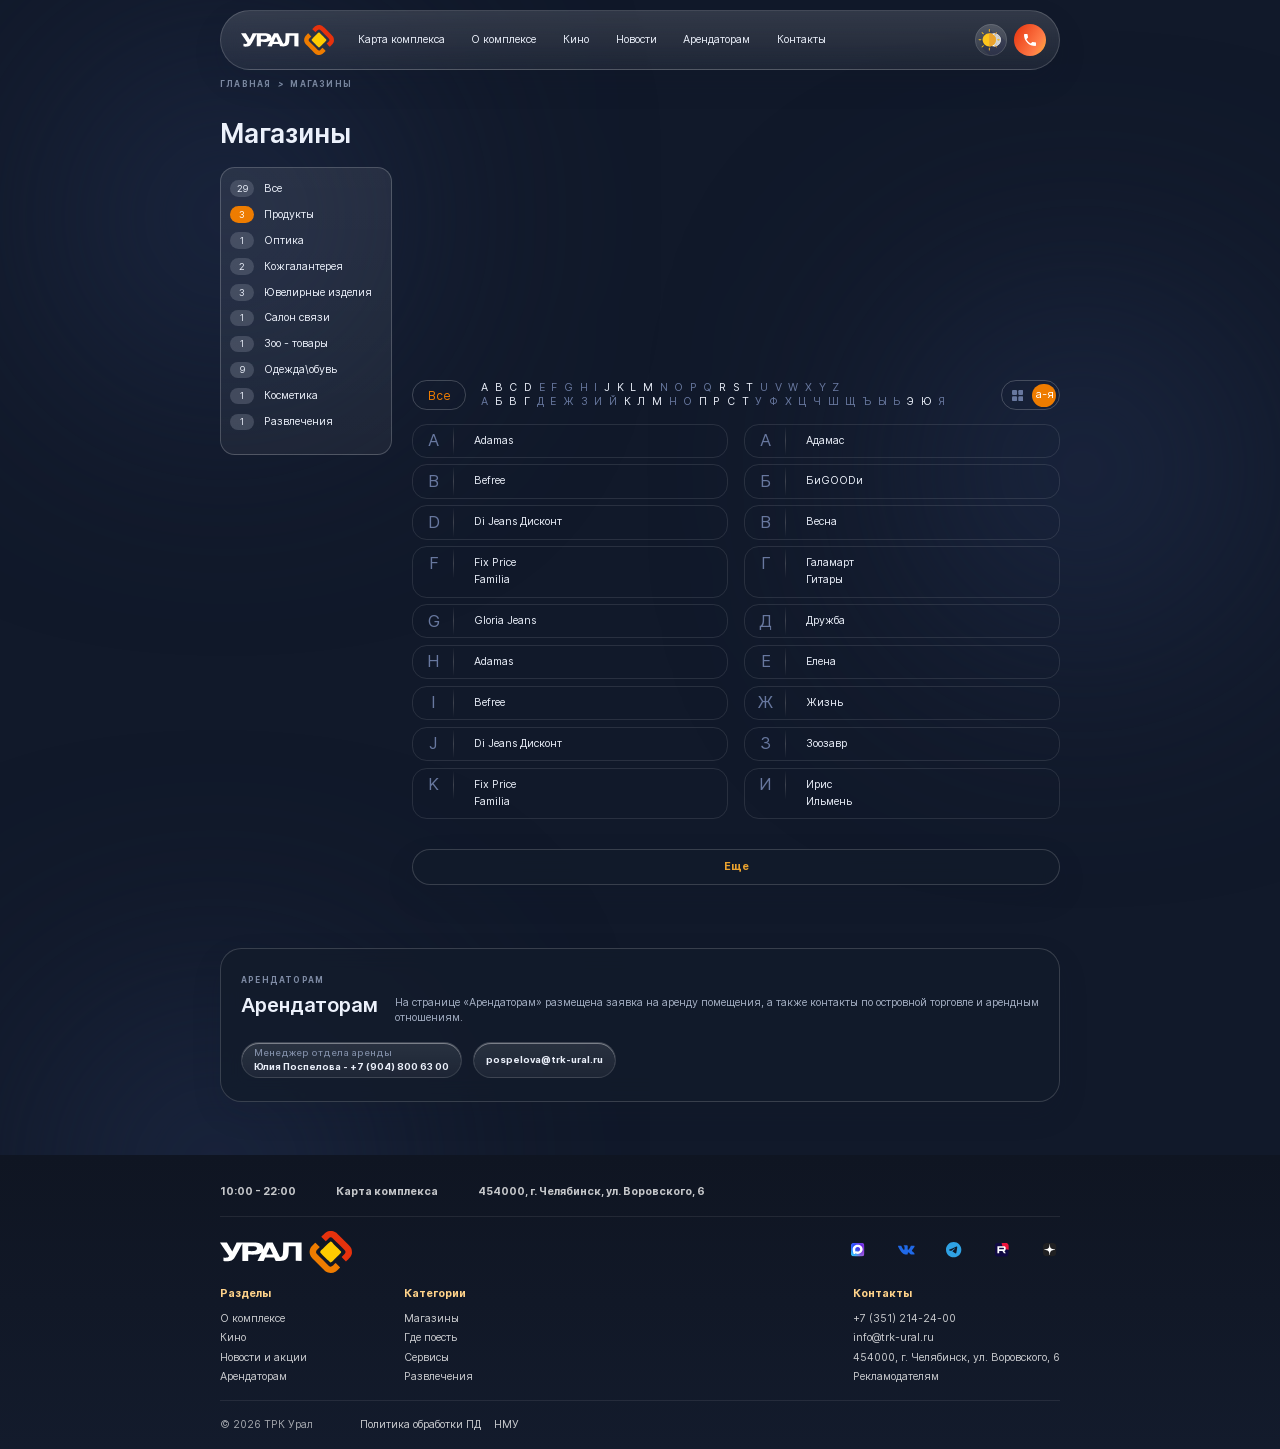
<file: shops-list.html>
<!DOCTYPE html>
<html lang="en">
<head>
    <meta charset="UTF-8">
    <meta name="viewport" content="width=device-width, initial-scale=1.0">
    <link rel="shortcut icon" href="images/svg/favicon.svg" type="image/x-icon">
    <title>ТРК Урал</title>
    <link rel="stylesheet" href="css/normalize.css">
    <link rel="stylesheet" href="js/select2/select2.min.css">
    <link rel="stylesheet" href="js/swiper/swiper-bundle.css">
    <link rel="stylesheet" href="js/fancybox/fancybox.css">
    <link rel="stylesheet" href="js/aos/aos.css">
    <link rel="stylesheet" href="css/style.css">
</head>
<body class="dark">
    <header class="header">
        <div class="container header__content">
            <button class="header__burger-btn"><span></span><span></span><span></span></button>
            <a href="index.html" class="header-logo">
                <img src="images/svg/logo.svg" alt="" class="dark-element">
                <img src="images/svg/logo-light.svg" alt="" class="light-element">
            </a>
            <nav class="menu">
                <ul>
                    <li><a href="maps.html">Карта комплекса</a></li>
                    <li><a href="about.html">О комплексе</a></li>
                    <li><a href="https://kinomax.ru/films">Кино</a></li>
                    <li><a href="news.html">Новости</a></li>
                    <li><a href="rents.html">Арендаторам</a></li>
                    <li><a href="contacts.html">Контакты</a></li>
                </ul>
            </nav>
            <div class="header__buttons">
                <button class="theme-change">
                    <img src="images/svg/theme-change.svg" alt="" class="dark-element">
                    <img src="images/svg/theme-change-light.svg" alt="" class="light-element">
                </button>
                <a href="tel:+73512142400" class="phone">
                    <img src="images/svg/phone.svg" alt="">
                    <span>+7 (351) 214-24-00</span>
                </a>
            </div>
        </div>
    </header>
    <div class="burger">
        <div class="container burger__wrapper">
            <div class="burger__content">
                <nav class="menu">
                    <ul>
                        <li><a href="maps.html">Карта комплекса</a></li>
                        <li><a href="about.html">О комплексе</a></li>
                        <li><a href="https://kinomax.ru/films">Кино</a></li>
                        <li><a href="news.html">Новости</a></li>
                        <li><a href="rents.html">Арендаторам</a></li>
                        <li><a href="contacts.html">Контакты</a></li>
                    </ul>
                </nav>
                <a href="tel:+73512142400" class="phone">
                    <img src="images/svg/phone.svg" alt="">
                    <span>+7 (351) 214-24-00</span>
                </a>
                <div class="socials">
                    <a href="javascript:void(0)" class="socials__item">
                        <img src="images/svg/max-icon.svg" alt="">
                    </a>
                    <a href="javascript:void(0)" class="socials__item">
                        <img src="images/svg/vk-icon.svg" alt="">
                    </a>
                    <a href="javascript:void(0)" class="socials__item">
                        <img src="images/svg/tg-icon.svg" alt="">
                    </a>
                    <a href="javascript:void(0)" class="socials__item">
                        <img src="images/svg/rutube-icon.svg" alt="">
                    </a>
                    <a href="javascript:void(0)" class="socials__item">
                        <img src="images/svg/dzen-icon.svg" alt="">
                    </a>
                </div>
            </div>
        </div>
    </div>
    <main>
        <div class="container">
            <div class="breadcrumb">
                <div class="breadcrumb__content">
                    <div class="breadcrumb__item">
                        <a href="index.html">
                            <span>Главная</span>
                        </a>
                        <i>&nbsp;&gt;&nbsp;&nbsp;</i>
                    </div>
                    <div class="breadcrumb__item">
                        <span>Магазины</span>
                    </div>
                </div>
                <div class="bg-light"></div>
            </div>
            <h1 class="title">Магазины</h1>
            <section class="shops">
                <div class="shops-filter">
                    <div class="container shops-filter__wrapper">
                        <button class="shops-filter__close">
                            <svg viewBox="0 0 18 18" fill="none" xmlns="http://www.w3.org/2000/svg">
                                <rect x="0.707031" width="24" height="1" transform="rotate(45 0.707031 0)"/>
                                <rect width="24" height="1" transform="matrix(-0.707107 0.707107 0.707107 0.707107 16.9707 0)"/>
                            </svg>
                        </button>
                        <div class="shops-filter__content">
                        <form>
                            <nav class="shops-sort-nav">
                                <ul>
                                    <li><a href="javascript:void(0)">A</a></li>
                                    <li><a href="javascript:void(0)">B</a></li>
                                    <li><a href="javascript:void(0)">C</a></li>
                                    <li><a href="javascript:void(0)">D</a></li>
                                    <li><span>E</span></li>
                                    <li><span>F</span></li>
                                    <li><span>G</span></li>
                                    <li><span>H</span></li>
                                    <li><span>I</span></li>
                                    <li><a href="javascript:void(0)">J</a></li>
                                    <li><a href="javascript:void(0)">K</a></li>
                                    <li><a href="javascript:void(0)">L</a></li>
                                    <li><a href="javascript:void(0)">M</a></li>
                                    <li><span>N</span></li>
                                    <li><span>O</span></li>
                                    <li><span>P</span></li>
                                    <li><span>Q</span></li>
                                    <li><a href="javascript:void(0)">R</a></li>
                                    <li><a href="javascript:void(0)">S</a></li>
                                    <li><a href="javascript:void(0)">T</a></li>
                                    <li><span>U</span></li>
                                    <li><span>V</span></li>
                                    <li><span>W</span></li>
                                    <li><span>X</span></li>
                                    <li><span>Y</span></li>
                                    <li><span>Z</span></li>
                                </ul>
                                <ul>
                                    <li><span>А</span></li>
                                    <li><a href="javascript:void(0)">Б</a></li>
                                    <li><a href="javascript:void(0)">В</a></li>
                                    <li><a href="javascript:void(0)">Г</a></li>
                                    <li><span>Д</span></li>
                                    <li><span>Е</span></li>
                                    <li><span>Ж</span></li>
                                    <li><span>З</span></li>
                                    <li><span>И</span></li>
                                    <li><span>Й</span></li>
                                    <li><a href="javascript:void(0)">К</a></li>
                                    <li><a href="javascript:void(0)">Л</a></li>
                                    <li><a href="javascript:void(0)">М</a></li>
                                    <li><span>Н</span></li>
                                    <li><span>О</span></li>
                                    <li><a href="javascript:void(0)">П</a></li>
                                    <li><a href="javascript:void(0)">Р</a></li>
                                    <li><a href="javascript:void(0)">С</a></li>
                                    <li><a href="javascript:void(0)">Т</a></li>
                                    <li><span>У</span></li>
                                    <li><span>Ф</span></li>
                                    <li><span>Х</span></li>
                                    <li><span>Ц</span></li>
                                    <li><span>Ч</span></li>
                                    <li><span>Ш</span></li>
                                    <li><span>Щ</span></li>
                                    <li><span>Ъ</span></li>
                                    <li><span>Ы</span></li>
                                    <li><span>Ь</span></li>
                                    <li><a href="javascript:void(0)">Э</a></li>
                                    <li><a href="javascript:void(0)">Ю</a></li>
                                    <li><span>Я</span></li>
                                </ul>
                            </nav>
                            <nav class="shops-menu">
                                <ul>
                                    <li><a href="javascript:void(0)"><span>29</span>Все</a></li>
                                    <li><a href="javascript:void(0)" class="active"><span>3</span>Продукты</a></li>
                                    <li><a href="javascript:void(0)"><span>1</span>Оптика</a></li>
                                    <li><a href="javascript:void(0)"><span>2</span>Сумки</a></li>
                                    <li><a href="javascript:void(0)"><span>1</span>Бижутерия</a></li>
                                    <li><a href="javascript:void(0)"><span>1</span>Салон связи</a></li>
                                    <li><a href="javascript:void(0)"><span>1</span>Зоо - товары</a></li>
                                    <li><a href="javascript:void(0)"><span>9</span>Одежда</a></li>
                                    <li><a href="javascript:void(0)"><span>1</span>Косметика</a></li>
                                    <li><a href="javascript:void(0)"><span>2</span>Ювелирные изделия</a></li>
                                    <li><a href="javascript:void(0)"><span>1</span>Развлечения</a></li>
                                </ul>
                            </nav>
                        </form>
                        </div>
                    </div>
                </div>
                <div class="shops__wrapper">
                    <aside class="shops__sidebar">
                        <form>
                            <nav class="shops-menu">
                                <ul>
                                    <li><a href="javascript:void(0)"><span>29</span>Все</a></li>
                                    <li><a href="javascript:void(0)" class="active"><span>3</span>Продукты</a></li>
                                    <li><a href="javascript:void(0)"><span>1</span>Оптика</a></li>
                                    <li><a href="javascript:void(0)"><span>2</span>Кожгалантерея</a></li>
                                    <li><a href="javascript:void(0)"><span>3</span>Ювелирные изделия</a></li>
                                    <li><a href="javascript:void(0)"><span>1</span>Салон связи</a></li>
                                    <li><a href="javascript:void(0)"><span>1</span>Зоо - товары</a></li>
                                    <li><a href="javascript:void(0)"><span>9</span>Одежда\обувь</a></li>
                                    <li><a href="javascript:void(0)"><span>1</span>Косметика</a></li>
                                    <li><a href="javascript:void(0)"><span>1</span>Развлечения</a></li>
                                </ul>
                            </nav>
                        </form>
                    </aside>
                    <div class="shops__content">
                        <div class="shops-map">
                            <div class="shops-map__item">
                                <script charset="utf-8" src="https://floors-widget.api.2gis.ru/loader.js" id="dg-floors-widget-loader"></script>
                                <script charset="utf-8">
                                    DG.FloorsWidget.init({
                                        width: '100%',
                                        height: '100%',
                                        isSearchHidden: true,
                                        initData: {
                                            complexId: '2111590608523434',
                                            options: {
                                                initialRotation: 3.17,
                                                hideSearchPanel: true,
                                                initialFloor: '1',
                                            }
                                        },
                                    });
                                </script>
                            </div>
                        </div>
                        <form class="shops-sort">
                            <button type="button" class="shops-filter-btn">Фильтр</button>
                            <a href="javascript:void(0)" class="shops-sort-all">Все</a>
                            <nav class="shops-sort-nav">
                                <ul>
                                    <li><a href="javascript:void(0)">A</a></li>
                                    <li><a href="javascript:void(0)">B</a></li>
                                    <li><a href="javascript:void(0)">C</a></li>
                                    <li><a href="javascript:void(0)">D</a></li>
                                    <li><span>E</span></li>
                                    <li><span>F</span></li>
                                    <li><span>G</span></li>
                                    <li><span>H</span></li>
                                    <li><span>I</span></li>
                                    <li><a href="javascript:void(0)">J</a></li>
                                    <li><a href="javascript:void(0)">K</a></li>
                                    <li><a href="javascript:void(0)">L</a></li>
                                    <li><a href="javascript:void(0)">M</a></li>
                                    <li><span>N</span></li>
                                    <li><span>O</span></li>
                                    <li><span>P</span></li>
                                    <li><span>Q</span></li>
                                    <li><a href="javascript:void(0)">R</a></li>
                                    <li><a href="javascript:void(0)">S</a></li>
                                    <li><a href="javascript:void(0)">T</a></li>
                                    <li><span>U</span></li>
                                    <li><span>V</span></li>
                                    <li><span>W</span></li>
                                    <li><span>X</span></li>
                                    <li><span>Y</span></li>
                                    <li><span>Z</span></li>
                                </ul>
                                <ul>
                                    <li><span>А</span></li>
                                    <li><a href="javascript:void(0)">Б</a></li>
                                    <li><a href="javascript:void(0)">В</a></li>
                                    <li><a href="javascript:void(0)">Г</a></li>
                                    <li><span>Д</span></li>
                                    <li><span>Е</span></li>
                                    <li><span>Ж</span></li>
                                    <li><span>З</span></li>
                                    <li><span>И</span></li>
                                    <li><span>Й</span></li>
                                    <li><a href="javascript:void(0)">К</a></li>
                                    <li><a href="javascript:void(0)">Л</a></li>
                                    <li><a href="javascript:void(0)">М</a></li>
                                    <li><span>Н</span></li>
                                    <li><span>О</span></li>
                                    <li><a href="javascript:void(0)">П</a></li>
                                    <li><a href="javascript:void(0)">Р</a></li>
                                    <li><a href="javascript:void(0)">С</a></li>
                                    <li><a href="javascript:void(0)">Т</a></li>
                                    <li><span>У</span></li>
                                    <li><span>Ф</span></li>
                                    <li><span>Х</span></li>
                                    <li><span>Ц</span></li>
                                    <li><span>Ч</span></li>
                                    <li><span>Ш</span></li>
                                    <li><span>Щ</span></li>
                                    <li><span>Ъ</span></li>
                                    <li><span>Ы</span></li>
                                    <li><span>Ь</span></li>
                                    <li><a href="javascript:void(0)">Э</a></li>
                                    <li><a href="javascript:void(0)">Ю</a></li>
                                    <li><span>Я</span></li>
                                </ul>
                            </nav>
                            <div class="shops-view">
                                <a href="shops.html">
                                    <svg viewBox="0 0 17 17" fill="none" xmlns="http://www.w3.org/2000/svg">
                                        <path d="M0 1.88889C0 0.845684 0.845684 0 1.88889 0H5.66667C6.70987 0 7.55556 0.845684 7.55556 1.88889V5.66667C7.55556 6.70987 6.70987 7.55556 5.66667 7.55556H1.88889C0.845684 7.55556 0 6.70987 0 5.66667V1.88889Z" fill="#68789F"/>
                                        <path d="M0 11.3333C0 10.2901 0.845684 9.44444 1.88889 9.44444H5.66667C6.70987 9.44444 7.55556 10.2901 7.55556 11.3333V15.1111C7.55556 16.1543 6.70987 17 5.66667 17H1.88889C0.845684 17 0 16.1543 0 15.1111V11.3333Z" fill="#68789F"/>
                                        <path d="M9.44444 1.88889C9.44444 0.845684 10.2901 0 11.3333 0H15.1111C16.1543 0 17 0.845684 17 1.88889V5.66667C17 6.70987 16.1543 7.55556 15.1111 7.55556H11.3333C10.2901 7.55556 9.44444 6.70987 9.44444 5.66667V1.88889Z" fill="#68789F"/>
                                        <path d="M9.44444 11.3333C9.44444 10.2901 10.2901 9.44444 11.3333 9.44444H15.1111C16.1543 9.44444 17 10.2901 17 11.3333V15.1111C17 16.1543 16.1543 17 15.1111 17H11.3333C10.2901 17 9.44444 16.1543 9.44444 15.1111V11.3333Z" fill="#68789F"/>
                                    </svg>
                                </a>
                                <a href="javascript:void(0)" class="active">
                                    <span>а-я</span>
                                </a>
                            </div>
                        </form>
                        <div class="shops__list">
                            <div class="shops__list-column">
                                <div class="shops-letter">
                                    <span>A</span>
                                    <div class="shops-letter__content">
                                        <a href="shop.html" class="shops-letter__item">Adamas</a>
                                    </div>
                                </div>
                                <div class="shops-letter">
                                    <span>B</span>
                                    <div class="shops-letter__content">
                                        <a href="shop.html" class="shops-letter__item">Befree</a>
                                    </div>
                                </div>
                                <div class="shops-letter">
                                    <span>D</span>
                                    <div class="shops-letter__content">
                                        <a href="shop.html" class="shops-letter__item">Di Jeans Дисконт</a>
                                    </div>
                                </div>
                                <div class="shops-letter">
                                    <span>F</span>
                                    <div class="shops-letter__content">
                                        <a href="shop.html" class="shops-letter__item">Fix Price</a>
                                        <a href="shop.html" class="shops-letter__item">Familia</a>
                                    </div>
                                </div>
                                <div class="shops-letter">
                                    <span>G</span>
                                    <div class="shops-letter__content">
                                        <a href="shop.html" class="shops-letter__item">Gloria Jeans</a>
                                    </div>
                                </div>
                                <div class="shops-letter">
                                    <span>H</span>
                                    <div class="shops-letter__content">
                                        <a href="shop.html" class="shops-letter__item">Adamas</a>
                                    </div>
                                </div>
                                <div class="shops-letter">
                                    <span>I</span>
                                    <div class="shops-letter__content">
                                        <a href="shop.html" class="shops-letter__item">Befree</a>
                                    </div>
                                </div>
                                <div class="shops-letter">
                                    <span>J</span>
                                    <div class="shops-letter__content">
                                        <a href="shop.html" class="shops-letter__item">Di Jeans Дисконт</a>
                                    </div>
                                </div>
                                <div class="shops-letter">
                                    <span>K</span>
                                    <div class="shops-letter__content">
                                        <a href="shop.html" class="shops-letter__item">Fix Price</a>
                                        <a href="shop.html" class="shops-letter__item">Familia</a>
                                    </div>
                                </div>
                            </div>
                            <div class="shops__list-column">
                                <div class="shops-letter">
                                    <span>А</span>
                                    <div class="shops-letter__content">
                                        <a href="shop.html" class="shops-letter__item">Адамас</a>
                                    </div>
                                </div>
                                <div class="shops-letter">
                                    <span>Б</span>
                                    <div class="shops-letter__content">
                                        <a href="shop.html" class="shops-letter__item">БиGOODи</a>
                                    </div>
                                </div>
                                <div class="shops-letter">
                                    <span>В</span>
                                    <div class="shops-letter__content">
                                        <a href="shop.html" class="shops-letter__item">Весна</a>
                                    </div>
                                </div>
                                <div class="shops-letter">
                                    <span>Г</span>
                                    <div class="shops-letter__content">
                                        <a href="shop.html" class="shops-letter__item">Галамарт</a>
                                        <a href="shop.html" class="shops-letter__item">Гитары</a>
                                    </div>
                                </div>
                                <div class="shops-letter">
                                    <span>Д</span>
                                    <div class="shops-letter__content">
                                        <a href="shop.html" class="shops-letter__item">Дружба</a>
                                    </div>
                                </div>
                                <div class="shops-letter">
                                    <span>Е</span>
                                    <div class="shops-letter__content">
                                        <a href="shop.html" class="shops-letter__item">Елена</a>
                                    </div>
                                </div>
                                <div class="shops-letter">
                                    <span>Ж</span>
                                    <div class="shops-letter__content">
                                        <a href="shop.html" class="shops-letter__item">Жизнь</a>
                                    </div>
                                </div>
                                <div class="shops-letter">
                                    <span>З</span>
                                    <div class="shops-letter__content">
                                        <a href="shop.html" class="shops-letter__item">Зоозавр</a>
                                    </div>
                                </div>
                                <div class="shops-letter">
                                    <span>И</span>
                                    <div class="shops-letter__content">
                                        <a href="shop.html" class="shops-letter__item">Ирис</a>
                                        <a href="shop.html" class="shops-letter__item">Ильмень</a>
                                    </div>
                                </div>
                            </div>
                        </div>
                        <button class="btn btn-more">Еще</button>
                    </div>
                </div>
                <div class="bg-light"></div>
            </section>
            <section class="rent-connect">
                <div class="rent-connect__content">
                    <h2 class="title-mini">Арендаторам</h2>
                    <div class="rent-connect__block">
                        <p class="title">Арендаторам</p>
                        <p class="rent-connect-text">На странице «Арендаторам» размещена заявка на аренду помещения, а также контакты по островной торговле и арендным отношениям.</p>
                    </div>
                    <div class="rent-connect__buttons">
                        <a href="tel:+79048006300" class="btn btn-bold"><span>Менеджер отдела аренды</span>Юлия Поспелова - +7 (904) 800 63 00</a>
                        <a href="mailto:" class="btn btn-bold">pospelova@trk-ural.ru</a>
                    </div>
                </div>
                <div class="bg-light"></div>
            </section>
        </div>
    </main>
    <footer class="footer">
        <div class="container footer__wrapper">
            <div class="footer-top">
                <p>10:00 - 22:00</p>
                <a href="maps.html">Карта комплекса</a>
                <p>454000, г. Челябинск, ул. Воровского, 6</p>
            </div>
            <div class="footer__content">
                <div class="footer__links">
                    <a href="index.html" class="footer-logo">
                        <img src="images/svg/logo.svg" alt="">
                    </a>
                    <div class="socials">
                        <a href="javascript:void(0)" class="socials__item">
                            <img src="images/svg/max-icon.svg" alt="">
                        </a>
                        <a href="javascript:void(0)" class="socials__item">
                            <img src="images/svg/vk-icon.svg" alt="">
                        </a>
                        <a href="javascript:void(0)" class="socials__item">
                            <img src="images/svg/tg-icon.svg" alt="">
                        </a>
                        <a href="javascript:void(0)" class="socials__item">
                            <img src="images/svg/rutube-icon.svg" alt="">
                        </a>
                        <a href="javascript:void(0)" class="socials__item">
                            <img src="images/svg/dzen-icon.svg" alt="">
                        </a>
                    </div>
                </div>
                <div class="footer__menus">
                    <nav class="menu">
                        <p>Разделы</p>
                        <ul>
                            <li><a href="about.html">О комплексе</a></li>
                            <li><a href="https://kinomax.ru/films">Кино</a></li>
                            <li><a href="news.html">Новости и акции</a></li>
                            <li><a href="rents.html">Арендаторам</a></li>
                        </ul>
                    </nav>
                    <nav class="menu">
                        <p>Категории</p>
                        <ul>
                            <li><a href="shops.html">Магазины</a></li>
                            <li><a href="shops.html">Где поесть</a></li>
                            <li><a href="shops.html">Сервисы</a></li>
                            <li><a href="shops.html">Развлечения</a></li>
                        </ul>
                    </nav>
                    <nav class="menu">
                        <p>Контакты</p>
                        <ul>
                            <li><a href="tel:+73512142400">+7 (351) 214-24-00</a></li>
                            <li><a href="mailto:info@trk-ural.ru">info@trk-ural.ru</a></li>
                            <li><a href="https://2gis.ru/chelyabinsk/search/%D0%A3%D0%BB.%D0%B2%D0%BE%D1%80%D0%BE%D0%B2%D1%81%D0%BA%D0%BE%D0%B3%D0%BE%206/firm/2111590608523434/61.394081%2C55.1573" target="_blank">454000, г. Челябинск, ул. Воровского, 6</a></li>
                            <li><a href="marketing.html">Рекламодателям</a></li>
                        </ul>
                    </nav>
                </div>
            </div>
            <div class="footer-bottom">
                <p class="footer-copyright">© 2026 ТРК Урал</p>
                <a href="javascript:void(0)">Политика обработки ПД</a>
                <a href="nmu.html">НМУ</a>
            </div>
        </div>
    </footer>
    <div class="up up-invisible">
        <svg viewBox="0 0 52 52" fill="none" xmlns="http://www.w3.org/2000/svg" class="dark-element">
            <circle cx="26" cy="26" r="26" fill="#F3F0F5" fill-opacity="0.2"/>
            <path d="M19 26L26 19M26 19L33 26M26 19V33" stroke="#121926" stroke-width="2" stroke-linecap="round" stroke-linejoin="round"/>
        </svg>
        <svg viewBox="0 0 52 52" fill="none" xmlns="http://www.w3.org/2000/svg" class="light-element">
            <circle cx="26" cy="26" r="26" fill="#A6A8AA" fill-opacity="0.2"/>
            <path d="M19 26L26 19M26 19L33 26M26 19V33" stroke="#121926" stroke-width="2" stroke-linecap="round" stroke-linejoin="round"/>
        </svg>
    </div>
    <script src="js/jquery/jquery-3.7.1.min.js"></script>
    <script src="js/jquery/jquery.form.min.js"></script>
    <script src="js/jquery/jquery.inputmask.min.js"></script>
    <script src="js/select2/select2.min.js"></script>
    <script src="js/swiper/swiper-bundle.js"></script>
    <script src="js/fancybox/fancybox.umd.js"></script>
    <script src="js/aos/aos.js"></script>
    <script src="js/index.js"></script>
</body>
</html>
</file>
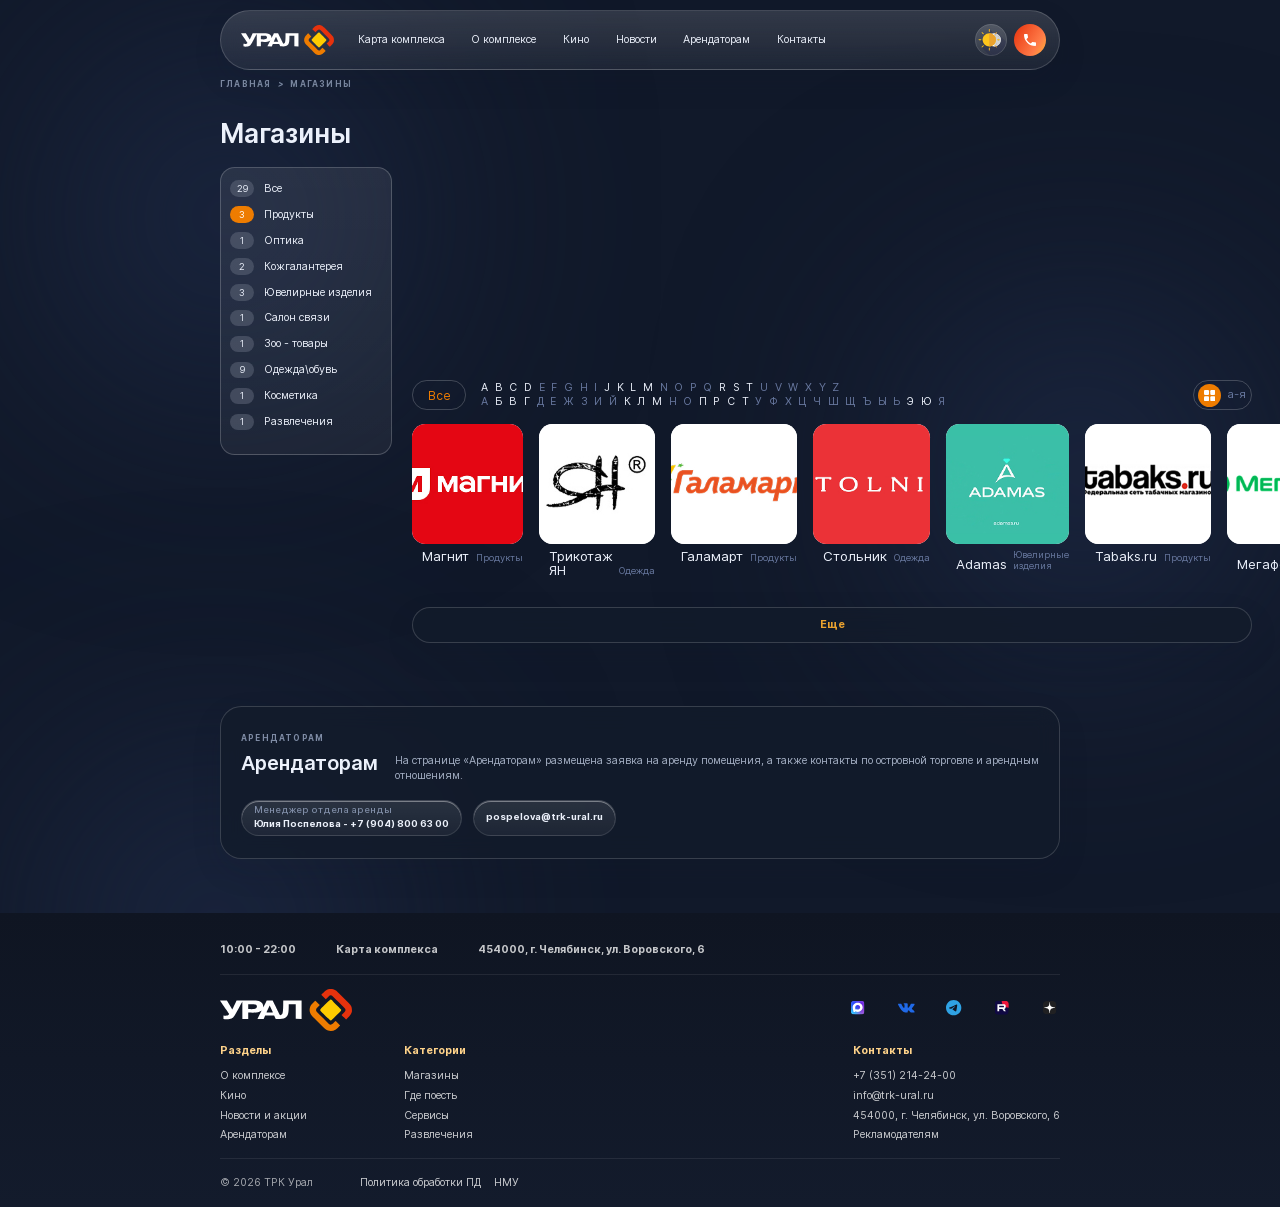
<file: shops.html>
<!DOCTYPE html>
<html lang="en">
<head>
    <meta charset="UTF-8">
    <meta name="viewport" content="width=device-width, initial-scale=1.0">
    <link rel="shortcut icon" href="images/svg/favicon.svg" type="image/x-icon">
    <title>ТРК Урал</title>
    <link rel="stylesheet" href="css/normalize.css">
    <link rel="stylesheet" href="js/select2/select2.min.css">
    <link rel="stylesheet" href="js/swiper/swiper-bundle.css">
    <link rel="stylesheet" href="js/fancybox/fancybox.css">
    <link rel="stylesheet" href="js/aos/aos.css">
    <link rel="stylesheet" href="css/style.css">
</head>
<body class="dark">
    <header class="header">
        <div class="container header__content">
            <button class="header__burger-btn"><span></span><span></span><span></span></button>
            <a href="index.html" class="header-logo">
                <img src="images/svg/logo.svg" alt="" class="dark-element">
                <img src="images/svg/logo-light.svg" alt="" class="light-element">
            </a>
            <nav class="menu">
                <ul>
                    <li><a href="maps.html">Карта комплекса</a></li>
                    <li><a href="about.html">О комплексе</a></li>
                    <li><a href="https://kinomax.ru/films">Кино</a></li>
                    <li><a href="news.html">Новости</a></li>
                    <li><a href="rents.html">Арендаторам</a></li>
                    <li><a href="contacts.html">Контакты</a></li>
                </ul>
            </nav>
            <div class="header__buttons">
                <button class="theme-change">
                    <img src="images/svg/theme-change.svg" alt="" class="dark-element">
                    <img src="images/svg/theme-change-light.svg" alt="" class="light-element">
                </button>
                <a href="tel:+73512142400" class="phone">
                    <img src="images/svg/phone.svg" alt="">
                    <span>+7 (351) 214-24-00</span>
                </a>
            </div>
        </div>
    </header>
    <div class="burger">
        <div class="container burger__wrapper">
            <div class="burger__content">
                <nav class="menu">
                    <ul>
                        <li><a href="maps.html">Карта комплекса</a></li>
                        <li><a href="about.html">О комплексе</a></li>
                        <li><a href="https://kinomax.ru/films">Кино</a></li>
                        <li><a href="news.html">Новости</a></li>
                        <li><a href="rents.html">Арендаторам</a></li>
                        <li><a href="contacts.html">Контакты</a></li>
                    </ul>
                </nav>
                <a href="tel:+73512142400" class="phone">
                    <img src="images/svg/phone.svg" alt="">
                    <span>+7 (351) 214-24-00</span>
                </a>
                <div class="socials">
                    <a href="javascript:void(0)" class="socials__item">
                        <img src="images/svg/max-icon.svg" alt="">
                    </a>
                    <a href="javascript:void(0)" class="socials__item">
                        <img src="images/svg/vk-icon.svg" alt="">
                    </a>
                    <a href="javascript:void(0)" class="socials__item">
                        <img src="images/svg/tg-icon.svg" alt="">
                    </a>
                    <a href="javascript:void(0)" class="socials__item">
                        <img src="images/svg/rutube-icon.svg" alt="">
                    </a>
                    <a href="javascript:void(0)" class="socials__item">
                        <img src="images/svg/dzen-icon.svg" alt="">
                    </a>
                </div>
            </div>
        </div>
    </div>
    <main>
        <div class="container">
            <div class="breadcrumb">
                <div class="breadcrumb__content">
                    <div class="breadcrumb__item">
                        <a href="index.html">
                            <span>Главная</span>
                        </a>
                        <i>&nbsp;&gt;&nbsp;&nbsp;</i>
                    </div>
                    <div class="breadcrumb__item">
                        <span>Магазины</span>
                    </div>
                </div>
                <div class="bg-light"></div>
            </div>
            <h1 class="title">Магазины</h1>
            <section class="shops">
                <div class="shops-filter">
                    <div class="container shops-filter__wrapper">
                        <button class="shops-filter__close">
                            <svg viewBox="0 0 18 18" fill="none" xmlns="http://www.w3.org/2000/svg">
                                <rect x="0.707031" width="24" height="1" transform="rotate(45 0.707031 0)"/>
                                <rect width="24" height="1" transform="matrix(-0.707107 0.707107 0.707107 0.707107 16.9707 0)"/>
                            </svg>
                        </button>
                        <div class="shops-filter__content">
                        <form>
                            <nav class="shops-sort-nav">
                                <ul>
                                    <li><a href="javascript:void(0)">A</a></li>
                                    <li><a href="javascript:void(0)">B</a></li>
                                    <li><a href="javascript:void(0)">C</a></li>
                                    <li><a href="javascript:void(0)">D</a></li>
                                    <li><span>E</span></li>
                                    <li><span>F</span></li>
                                    <li><span>G</span></li>
                                    <li><span>H</span></li>
                                    <li><span>I</span></li>
                                    <li><a href="javascript:void(0)">J</a></li>
                                    <li><a href="javascript:void(0)">K</a></li>
                                    <li><a href="javascript:void(0)">L</a></li>
                                    <li><a href="javascript:void(0)">M</a></li>
                                    <li><span>N</span></li>
                                    <li><span>O</span></li>
                                    <li><span>P</span></li>
                                    <li><span>Q</span></li>
                                    <li><a href="javascript:void(0)">R</a></li>
                                    <li><a href="javascript:void(0)">S</a></li>
                                    <li><a href="javascript:void(0)">T</a></li>
                                    <li><span>U</span></li>
                                    <li><span>V</span></li>
                                    <li><span>W</span></li>
                                    <li><span>X</span></li>
                                    <li><span>Y</span></li>
                                    <li><span>Z</span></li>
                                </ul>
                                <ul>
                                    <li><span>А</span></li>
                                    <li><a href="javascript:void(0)">Б</a></li>
                                    <li><a href="javascript:void(0)">В</a></li>
                                    <li><a href="javascript:void(0)">Г</a></li>
                                    <li><span>Д</span></li>
                                    <li><span>Е</span></li>
                                    <li><span>Ж</span></li>
                                    <li><span>З</span></li>
                                    <li><span>И</span></li>
                                    <li><span>Й</span></li>
                                    <li><a href="javascript:void(0)">К</a></li>
                                    <li><a href="javascript:void(0)">Л</a></li>
                                    <li><a href="javascript:void(0)">М</a></li>
                                    <li><span>Н</span></li>
                                    <li><span>О</span></li>
                                    <li><a href="javascript:void(0)">П</a></li>
                                    <li><a href="javascript:void(0)">Р</a></li>
                                    <li><a href="javascript:void(0)">С</a></li>
                                    <li><a href="javascript:void(0)">Т</a></li>
                                    <li><span>У</span></li>
                                    <li><span>Ф</span></li>
                                    <li><span>Х</span></li>
                                    <li><span>Ц</span></li>
                                    <li><span>Ч</span></li>
                                    <li><span>Ш</span></li>
                                    <li><span>Щ</span></li>
                                    <li><span>Ъ</span></li>
                                    <li><span>Ы</span></li>
                                    <li><span>Ь</span></li>
                                    <li><a href="javascript:void(0)">Э</a></li>
                                    <li><a href="javascript:void(0)">Ю</a></li>
                                    <li><span>Я</span></li>
                                </ul>
                            </nav>
                            <nav class="shops-menu">
                                <ul>
                                    <li><a href="javascript:void(0)"><span>29</span>Все</a></li>
                                    <li><a href="javascript:void(0)" class="active"><span>3</span>Продукты</a></li>
                                    <li><a href="javascript:void(0)"><span>1</span>Оптика</a></li>
                                    <li><a href="javascript:void(0)"><span>2</span>Сумки</a></li>
                                    <li><a href="javascript:void(0)"><span>1</span>Бижутерия</a></li>
                                    <li><a href="javascript:void(0)"><span>1</span>Салон связи</a></li>
                                    <li><a href="javascript:void(0)"><span>1</span>Зоо - товары</a></li>
                                    <li><a href="javascript:void(0)"><span>9</span>Одежда</a></li>
                                    <li><a href="javascript:void(0)"><span>1</span>Косметика</a></li>
                                    <li><a href="javascript:void(0)"><span>2</span>Ювелирные изделия</a></li>
                                    <li><a href="javascript:void(0)"><span>1</span>Развлечения</a></li>
                                </ul>
                            </nav>
                        </form>
                        </div>
                    </div>
                </div>
                <div class="shops__wrapper">
                    <aside class="shops__sidebar">
                        <form>
                            <nav class="shops-menu">
                                <ul>
                                    <li><a href="javascript:void(0)"><span>29</span>Все</a></li>
                                    <li><a href="javascript:void(0)" class="active"><span>3</span>Продукты</a></li>
                                    <li><a href="javascript:void(0)"><span>1</span>Оптика</a></li>
                                    <li><a href="javascript:void(0)"><span>2</span>Кожгалантерея</a></li>
                                    <li><a href="javascript:void(0)"><span>3</span>Ювелирные изделия</a></li>
                                    <li><a href="javascript:void(0)"><span>1</span>Салон связи</a></li>
                                    <li><a href="javascript:void(0)"><span>1</span>Зоо - товары</a></li>
                                    <li><a href="javascript:void(0)"><span>9</span>Одежда\обувь</a></li>
                                    <li><a href="javascript:void(0)"><span>1</span>Косметика</a></li>
                                    <li><a href="javascript:void(0)"><span>1</span>Развлечения</a></li>
                                </ul>
                            </nav>
                        </form>
                    </aside>
                    <div class="shops__content">
                        <div class="shops-map">
                            <div class="shops-map__item">
                                <script charset="utf-8" src="https://floors-widget.api.2gis.ru/loader.js" id="dg-floors-widget-loader"></script>
                                <script charset="utf-8">
                                    DG.FloorsWidget.init({
                                        width: '100%',
                                        height: '100%',
                                        isSearchHidden: true,
                                        initData: {
                                            complexId: '2111590608523434',
                                            options: {
                                                initialRotation: 3.17,
                                                hideSearchPanel: true,
                                                initialFloor: '1',
                                            }
                                        },
                                    });
                                </script>
                            </div>
                        </div>
                        <form class="shops-sort">
                            <button type="button" class="shops-filter-btn">Фильтр</button>
                            <a href="javascript:void(0)" class="shops-sort-all">Все</a>
                            <nav class="shops-sort-nav">
                                <ul>
                                    <li><a href="javascript:void(0)">A</a></li>
                                    <li><a href="javascript:void(0)">B</a></li>
                                    <li><a href="javascript:void(0)">C</a></li>
                                    <li><a href="javascript:void(0)">D</a></li>
                                    <li><span>E</span></li>
                                    <li><span>F</span></li>
                                    <li><span>G</span></li>
                                    <li><span>H</span></li>
                                    <li><span>I</span></li>
                                    <li><a href="javascript:void(0)">J</a></li>
                                    <li><a href="javascript:void(0)">K</a></li>
                                    <li><a href="javascript:void(0)">L</a></li>
                                    <li><a href="javascript:void(0)">M</a></li>
                                    <li><span>N</span></li>
                                    <li><span>O</span></li>
                                    <li><span>P</span></li>
                                    <li><span>Q</span></li>
                                    <li><a href="javascript:void(0)">R</a></li>
                                    <li><a href="javascript:void(0)">S</a></li>
                                    <li><a href="javascript:void(0)">T</a></li>
                                    <li><span>U</span></li>
                                    <li><span>V</span></li>
                                    <li><span>W</span></li>
                                    <li><span>X</span></li>
                                    <li><span>Y</span></li>
                                    <li><span>Z</span></li>
                                </ul>
                                <ul>
                                    <li><span>А</span></li>
                                    <li><a href="javascript:void(0)">Б</a></li>
                                    <li><a href="javascript:void(0)">В</a></li>
                                    <li><a href="javascript:void(0)">Г</a></li>
                                    <li><span>Д</span></li>
                                    <li><span>Е</span></li>
                                    <li><span>Ж</span></li>
                                    <li><span>З</span></li>
                                    <li><span>И</span></li>
                                    <li><span>Й</span></li>
                                    <li><a href="javascript:void(0)">К</a></li>
                                    <li><a href="javascript:void(0)">Л</a></li>
                                    <li><a href="javascript:void(0)">М</a></li>
                                    <li><span>Н</span></li>
                                    <li><span>О</span></li>
                                    <li><a href="javascript:void(0)">П</a></li>
                                    <li><a href="javascript:void(0)">Р</a></li>
                                    <li><a href="javascript:void(0)">С</a></li>
                                    <li><a href="javascript:void(0)">Т</a></li>
                                    <li><span>У</span></li>
                                    <li><span>Ф</span></li>
                                    <li><span>Х</span></li>
                                    <li><span>Ц</span></li>
                                    <li><span>Ч</span></li>
                                    <li><span>Ш</span></li>
                                    <li><span>Щ</span></li>
                                    <li><span>Ъ</span></li>
                                    <li><span>Ы</span></li>
                                    <li><span>Ь</span></li>
                                    <li><a href="javascript:void(0)">Э</a></li>
                                    <li><a href="javascript:void(0)">Ю</a></li>
                                    <li><span>Я</span></li>
                                </ul>
                            </nav>
                            <div class="shops-view">
                                <a href="javascript:void(0)" class="active">
                                    <svg viewBox="0 0 17 17" fill="none" xmlns="http://www.w3.org/2000/svg">
                                        <path d="M0 1.88889C0 0.845684 0.845684 0 1.88889 0H5.66667C6.70987 0 7.55556 0.845684 7.55556 1.88889V5.66667C7.55556 6.70987 6.70987 7.55556 5.66667 7.55556H1.88889C0.845684 7.55556 0 6.70987 0 5.66667V1.88889Z" fill="#68789F"/>
                                        <path d="M0 11.3333C0 10.2901 0.845684 9.44444 1.88889 9.44444H5.66667C6.70987 9.44444 7.55556 10.2901 7.55556 11.3333V15.1111C7.55556 16.1543 6.70987 17 5.66667 17H1.88889C0.845684 17 0 16.1543 0 15.1111V11.3333Z" fill="#68789F"/>
                                        <path d="M9.44444 1.88889C9.44444 0.845684 10.2901 0 11.3333 0H15.1111C16.1543 0 17 0.845684 17 1.88889V5.66667C17 6.70987 16.1543 7.55556 15.1111 7.55556H11.3333C10.2901 7.55556 9.44444 6.70987 9.44444 5.66667V1.88889Z" fill="#68789F"/>
                                        <path d="M9.44444 11.3333C9.44444 10.2901 10.2901 9.44444 11.3333 9.44444H15.1111C16.1543 9.44444 17 10.2901 17 11.3333V15.1111C17 16.1543 16.1543 17 15.1111 17H11.3333C10.2901 17 9.44444 16.1543 9.44444 15.1111V11.3333Z" fill="#68789F"/>
                                    </svg>
                                </a>
                                <a href="javascript:void(0)">
                                    <span>а-я</span>
                                </a>
                            </div>
                        </form>
                        <div class="shops__list">
                            <div class="shops-card">
                                <a href="shop.html"></a>
                                <div class="shops-card-image">
                                    <img src="images/shops-img-1.jpg" alt="">
                                </div>
                                <div class="shops-card__content">
                                    <p>Магнит</p>
                                    <span>Продукты</span>
                                </div>
                            </div>
                            <div class="shops-card">
                                <a href="shop.html"></a>
                                <div class="shops-card-image">
                                    <img src="images/shops-img-2.jpg" alt="">
                                </div>
                                <div class="shops-card__content">
                                    <p>Трикотаж ЯН</p>
                                    <span>Одежда</span>
                                </div>
                            </div>
                            <div class="shops-card">
                                <a href="shop.html"></a>
                                <div class="shops-card-image">
                                    <img src="images/shops-img-3.jpg" alt="">
                                </div>
                                <div class="shops-card__content">
                                    <p>Галамарт</p>
                                    <span>Продукты</span>
                                </div>
                            </div>
                            <div class="shops-card">
                                <a href="shop.html"></a>
                                <div class="shops-card-image"
                                ><img src="images/shops-img-4.jpg" alt="">
                            </div>
                                <div class="shops-card__content">
                                    <p>Стольник</p>
                                    <span>Одежда</span>
                                </div>
                            </div>
                            <div class="shops-card">
                                <a href="shop.html"></a>
                                <div class="shops-card-image">
                                    <img src="images/shops-img-5.jpg" alt="">
                                </div>
                                <div class="shops-card__content">
                                    <p>Adamas</p>
                                    <span>Ювелирные изделия</span>
                                </div>
                            </div>
                            <div class="shops-card">
                                <a href="shop.html"></a>
                                <div class="shops-card-image">
                                    <img src="images/shops-img-6.jpg" alt="">
                                </div>
                                <div class="shops-card__content">
                                    <p>Tabaks.ru</p>
                                    <span>Продукты</span>
                                </div>
                            </div>
                            <div class="shops-card">
                                <a href="shop.html"></a>
                                <div class="shops-card-image">
                                    <img src="images/shops-img-7.jpg" alt="">
                                </div>
                                <div class="shops-card__content">
                                    <p>Мегафон</p>
                                    <span>Салон связи</span>
                                </div>
                            </div>
                            <div class="shops-card">
                                <a href="shop.html"></a>
                                <div class="shops-card-image">
                                    <img src="images/shops-img-8.jpg" alt="">
                                </div>
                                <div class="shops-card__content">
                                    <p>JoyeShop</p>
                                    <span>Продукты</span>
                                </div>
                            </div>
                            <div class="shops-card">
                                <a href="shop.html"></a>
                                <div class="shops-card-image">
                                    <img src="images/shops-img-9.jpg" alt="">
                                </div>
                                <div class="shops-card__content">
                                    <p>Fix Price</p>
                                    <span>Продукты</span>
                                </div>
                            </div>
                        </div>
                        <button class="btn btn-more">Еще</button>
                    </div>
                </div>
                <div class="bg-light"></div>
            </section>
            <section class="rent-connect">
                <div class="rent-connect__content">
                    <h2 class="title-mini">Арендаторам</h2>
                    <div class="rent-connect__block">
                        <p class="title">Арендаторам</p>
                        <p class="rent-connect-text">На странице «Арендаторам» размещена заявка на аренду помещения, а также контакты по островной торговле и арендным отношениям.</p>
                    </div>
                    <div class="rent-connect__buttons">
                        <a href="tel:+79048006300" class="btn btn-bold"><span>Менеджер отдела аренды</span>Юлия Поспелова - +7 (904) 800 63 00</a>
                        <a href="mailto:" class="btn btn-bold">pospelova@trk-ural.ru</a>
                    </div>
                </div>
                <div class="bg-light"></div>
            </section>
        </div>
    </main>
    <footer class="footer">
        <div class="container footer__wrapper">
            <div class="footer-top">
                <p>10:00 - 22:00</p>
                <a href="maps.html">Карта комплекса</a>
                <p>454000, г. Челябинск, ул. Воровского, 6</p>
            </div>
            <div class="footer__content">
                <div class="footer__links">
                    <a href="index.html" class="footer-logo">
                        <img src="images/svg/logo.svg" alt="">
                    </a>
                    <div class="socials">
                        <a href="javascript:void(0)" class="socials__item">
                            <img src="images/svg/max-icon.svg" alt="">
                        </a>
                        <a href="javascript:void(0)" class="socials__item">
                            <img src="images/svg/vk-icon.svg" alt="">
                        </a>
                        <a href="javascript:void(0)" class="socials__item">
                            <img src="images/svg/tg-icon.svg" alt="">
                        </a>
                        <a href="javascript:void(0)" class="socials__item">
                            <img src="images/svg/rutube-icon.svg" alt="">
                        </a>
                        <a href="javascript:void(0)" class="socials__item">
                            <img src="images/svg/dzen-icon.svg" alt="">
                        </a>
                    </div>
                </div>
                <div class="footer__menus">
                    <nav class="menu">
                        <p>Разделы</p>
                        <ul>
                            <li><a href="about.html">О комплексе</a></li>
                            <li><a href="https://kinomax.ru/films">Кино</a></li>
                            <li><a href="news.html">Новости и акции</a></li>
                            <li><a href="rents.html">Арендаторам</a></li>
                        </ul>
                    </nav>
                    <nav class="menu">
                        <p>Категории</p>
                        <ul>
                            <li><a href="shops.html">Магазины</a></li>
                            <li><a href="shops.html">Где поесть</a></li>
                            <li><a href="shops.html">Сервисы</a></li>
                            <li><a href="shops.html">Развлечения</a></li>
                        </ul>
                    </nav>
                    <nav class="menu">
                        <p>Контакты</p>
                        <ul>
                            <li><a href="tel:+73512142400">+7 (351) 214-24-00</a></li>
                            <li><a href="mailto:info@trk-ural.ru">info@trk-ural.ru</a></li>
                            <li><a href="https://2gis.ru/chelyabinsk/search/%D0%A3%D0%BB.%D0%B2%D0%BE%D1%80%D0%BE%D0%B2%D1%81%D0%BA%D0%BE%D0%B3%D0%BE%206/firm/2111590608523434/61.394081%2C55.1573" target="_blank">454000, г. Челябинск, ул. Воровского, 6</a></li>
                            <li><a href="marketing.html">Рекламодателям</a></li>
                        </ul>
                    </nav>
                </div>
            </div>
            <div class="footer-bottom">
                <p class="footer-copyright">© 2026 ТРК Урал</p>
                <a href="javascript:void(0)">Политика обработки ПД</a>
                <a href="nmu.html">НМУ</a>
            </div>
        </div>
    </footer>
    <div class="up up-invisible">
        <svg viewBox="0 0 52 52" fill="none" xmlns="http://www.w3.org/2000/svg" class="dark-element">
            <circle cx="26" cy="26" r="26" fill="#F3F0F5" fill-opacity="0.2"/>
            <path d="M19 26L26 19M26 19L33 26M26 19V33" stroke="#121926" stroke-width="2" stroke-linecap="round" stroke-linejoin="round"/>
        </svg>
        <svg viewBox="0 0 52 52" fill="none" xmlns="http://www.w3.org/2000/svg" class="light-element">
            <circle cx="26" cy="26" r="26" fill="#A6A8AA" fill-opacity="0.2"/>
            <path d="M19 26L26 19M26 19L33 26M26 19V33" stroke="#121926" stroke-width="2" stroke-linecap="round" stroke-linejoin="round"/>
        </svg>
    </div>
    <script src="js/jquery/jquery-3.7.1.min.js"></script>
    <script src="js/jquery/jquery.form.min.js"></script>
    <script src="js/jquery/jquery.inputmask.min.js"></script>
    <script src="js/select2/select2.min.js"></script>
    <script src="js/swiper/swiper-bundle.js"></script>
    <script src="js/fancybox/fancybox.umd.js"></script>
    <script src="js/aos/aos.js"></script>
    <script src="js/index.js"></script>
</body>
</html>
</file>
<file: css/style.css>
@font-face {
  font-family: "Inter";
  src: url("../fonts/Inter/Inter-BoldItalic.eot");
  src: local("Inter Bold Italic"), local("Inter-BoldItalic"), url("../fonts/Inter/Inter-BoldItalic.eot?#iefix") format("embedded-opentype"), url("../fonts/Inter/Inter-BoldItalic.woff2") format("woff2"), url("../fonts/Inter/Inter-BoldItalic.woff") format("woff"), url("../fonts/Inter/Inter-BoldItalic.ttf") format("truetype");
  font-weight: bold;
  font-style: italic;
}
@font-face {
  font-family: "Inter";
  src: url("../fonts/Inter/Inter-MediumItalic.eot");
  src: local("Inter Medium Italic"), local("Inter-MediumItalic"), url("../fonts/Inter/Inter-MediumItalic.eot?#iefix") format("embedded-opentype"), url("../fonts/Inter/Inter-MediumItalic.woff2") format("woff2"), url("../fonts/Inter/Inter-MediumItalic.woff") format("woff"), url("../fonts/Inter/Inter-MediumItalic.ttf") format("truetype");
  font-weight: 500;
  font-style: italic;
}
@font-face {
  font-family: "Inter";
  src: url("../fonts/Inter/Inter-ThinItalicBETA.eot");
  src: local("Inter Thin Italic BETA"), local("Inter-ThinItalicBETA"), url("../fonts/Inter/Inter-ThinItalicBETA.eot?#iefix") format("embedded-opentype"), url("../fonts/Inter/Inter-ThinItalicBETA.woff2") format("woff2"), url("../fonts/Inter/Inter-ThinItalicBETA.woff") format("woff"), url("../fonts/Inter/Inter-ThinItalicBETA.ttf") format("truetype");
  font-weight: 100;
  font-style: italic;
}
@font-face {
  font-family: "Inter";
  src: url("../fonts/Inter/Inter-Regular.eot");
  src: local("Inter Regular"), local("Inter-Regular"), url("../fonts/Inter/Inter-Regular.eot?#iefix") format("embedded-opentype"), url("../fonts/Inter/Inter-Regular.woff2") format("woff2"), url("../fonts/Inter/Inter-Regular.woff") format("woff"), url("../fonts/Inter/Inter-Regular.ttf") format("truetype");
  font-weight: normal;
  font-style: normal;
}
@font-face {
  font-family: "Inter";
  src: url("../fonts/Inter/Inter-Black.eot");
  src: local("Inter Black"), local("Inter-Black"), url("../fonts/Inter/Inter-Black.eot?#iefix") format("embedded-opentype"), url("../fonts/Inter/Inter-Black.woff2") format("woff2"), url("../fonts/Inter/Inter-Black.woff") format("woff"), url("../fonts/Inter/Inter-Black.ttf") format("truetype");
  font-weight: 900;
  font-style: normal;
}
@font-face {
  font-family: "Inter";
  src: url("../fonts/Inter/Inter-BlackItalic.eot");
  src: local("Inter Black Italic"), local("Inter-BlackItalic"), url("../fonts/Inter/Inter-BlackItalic.eot?#iefix") format("embedded-opentype"), url("../fonts/Inter/Inter-BlackItalic.woff2") format("woff2"), url("../fonts/Inter/Inter-BlackItalic.woff") format("woff"), url("../fonts/Inter/Inter-BlackItalic.ttf") format("truetype");
  font-weight: 900;
  font-style: italic;
}
@font-face {
  font-family: "Inter";
  src: url("../fonts/Inter/Inter-LightBETA.eot");
  src: local("Inter Light BETA"), local("Inter-LightBETA"), url("../fonts/Inter/Inter-LightBETA.eot?#iefix") format("embedded-opentype"), url("../fonts/Inter/Inter-LightBETA.woff2") format("woff2"), url("../fonts/Inter/Inter-LightBETA.woff") format("woff"), url("../fonts/Inter/Inter-LightBETA.ttf") format("truetype");
  font-weight: 300;
  font-style: normal;
}
@font-face {
  font-family: "Inter";
  src: url("../fonts/Inter/Inter-SemiBold.eot");
  src: local("Inter Semi Bold"), local("Inter-SemiBold"), url("../fonts/Inter/Inter-SemiBold.eot?#iefix") format("embedded-opentype"), url("../fonts/Inter/Inter-SemiBold.woff2") format("woff2"), url("../fonts/Inter/Inter-SemiBold.woff") format("woff"), url("../fonts/Inter/Inter-SemiBold.ttf") format("truetype");
  font-weight: 600;
  font-style: normal;
}
@font-face {
  font-family: "Inter";
  src: url("../fonts/Inter/Inter-ExtraBoldItalic.eot");
  src: local("Inter Extra Bold Italic"), local("Inter-ExtraBoldItalic"), url("../fonts/Inter/Inter-ExtraBoldItalic.eot?#iefix") format("embedded-opentype"), url("../fonts/Inter/Inter-ExtraBoldItalic.woff2") format("woff2"), url("../fonts/Inter/Inter-ExtraBoldItalic.woff") format("woff"), url("../fonts/Inter/Inter-ExtraBoldItalic.ttf") format("truetype");
  font-weight: 800;
  font-style: italic;
}
@font-face {
  font-family: "Inter";
  src: url("../fonts/Inter/Inter-Bold.eot");
  src: local("Inter Bold"), local("Inter-Bold"), url("../fonts/Inter/Inter-Bold.eot?#iefix") format("embedded-opentype"), url("../fonts/Inter/Inter-Bold.woff2") format("woff2"), url("../fonts/Inter/Inter-Bold.woff") format("woff"), url("../fonts/Inter/Inter-Bold.ttf") format("truetype");
  font-weight: bold;
  font-style: normal;
}
@font-face {
  font-family: "Inter";
  src: url("../fonts/Inter/Inter-ExtraLightItalicBETA.eot");
  src: local("Inter Extra Light Italic BETA"), local("Inter-ExtraLightItalicBETA"), url("../fonts/Inter/Inter-ExtraLightItalicBETA.eot?#iefix") format("embedded-opentype"), url("../fonts/Inter/Inter-ExtraLightItalicBETA.woff2") format("woff2"), url("../fonts/Inter/Inter-ExtraLightItalicBETA.woff") format("woff"), url("../fonts/Inter/Inter-ExtraLightItalicBETA.ttf") format("truetype");
  font-weight: 200;
  font-style: italic;
}
@font-face {
  font-family: "Inter";
  src: url("../fonts/Inter/Inter-ExtraLightBETA.eot");
  src: local("Inter Extra Light BETA"), local("Inter-ExtraLightBETA"), url("../fonts/Inter/Inter-ExtraLightBETA.eot?#iefix") format("embedded-opentype"), url("../fonts/Inter/Inter-ExtraLightBETA.woff2") format("woff2"), url("../fonts/Inter/Inter-ExtraLightBETA.woff") format("woff"), url("../fonts/Inter/Inter-ExtraLightBETA.ttf") format("truetype");
  font-weight: 200;
  font-style: normal;
}
@font-face {
  font-family: "Inter";
  src: url("../fonts/Inter/Inter-ExtraBold.eot");
  src: local("Inter Extra Bold"), local("Inter-ExtraBold"), url("../fonts/Inter/Inter-ExtraBold.eot?#iefix") format("embedded-opentype"), url("../fonts/Inter/Inter-ExtraBold.woff2") format("woff2"), url("../fonts/Inter/Inter-ExtraBold.woff") format("woff"), url("../fonts/Inter/Inter-ExtraBold.ttf") format("truetype");
  font-weight: 800;
  font-style: normal;
}
@font-face {
  font-family: "Inter";
  src: url("../fonts/Inter/Inter-ThinBETA.eot");
  src: local("Inter Thin BETA"), local("Inter-ThinBETA"), url("../fonts/Inter/Inter-ThinBETA.eot?#iefix") format("embedded-opentype"), url("../fonts/Inter/Inter-ThinBETA.woff2") format("woff2"), url("../fonts/Inter/Inter-ThinBETA.woff") format("woff"), url("../fonts/Inter/Inter-ThinBETA.ttf") format("truetype");
  font-weight: 100;
  font-style: normal;
}
@font-face {
  font-family: "Inter";
  src: url("../fonts/Inter/Inter-LightItalicBETA.eot");
  src: local("Inter Light Italic BETA"), local("Inter-LightItalicBETA"), url("../fonts/Inter/Inter-LightItalicBETA.eot?#iefix") format("embedded-opentype"), url("../fonts/Inter/Inter-LightItalicBETA.woff2") format("woff2"), url("../fonts/Inter/Inter-LightItalicBETA.woff") format("woff"), url("../fonts/Inter/Inter-LightItalicBETA.ttf") format("truetype");
  font-weight: 300;
  font-style: italic;
}
@font-face {
  font-family: "Inter";
  src: url("../fonts/Inter/Inter-Italic.eot");
  src: local("Inter Italic"), local("Inter-Italic"), url("../fonts/Inter/Inter-Italic.eot?#iefix") format("embedded-opentype"), url("../fonts/Inter/Inter-Italic.woff2") format("woff2"), url("../fonts/Inter/Inter-Italic.woff") format("woff"), url("../fonts/Inter/Inter-Italic.ttf") format("truetype");
  font-weight: normal;
  font-style: italic;
}
@font-face {
  font-family: "Inter";
  src: url("../fonts/Inter/Inter-SemiBoldItalic.eot");
  src: local("Inter Semi Bold Italic"), local("Inter-SemiBoldItalic"), url("../fonts/Inter/Inter-SemiBoldItalic.eot?#iefix") format("embedded-opentype"), url("../fonts/Inter/Inter-SemiBoldItalic.woff2") format("woff2"), url("../fonts/Inter/Inter-SemiBoldItalic.woff") format("woff"), url("../fonts/Inter/Inter-SemiBoldItalic.ttf") format("truetype");
  font-weight: 600;
  font-style: italic;
}
@font-face {
  font-family: "Inter";
  src: url("../fonts/Inter/Inter-Medium.eot");
  src: local("Inter Medium"), local("Inter-Medium"), url("../fonts/Inter/Inter-Medium.eot?#iefix") format("embedded-opentype"), url("../fonts/Inter/Inter-Medium.woff2") format("woff2"), url("../fonts/Inter/Inter-Medium.woff") format("woff"), url("../fonts/Inter/Inter-Medium.ttf") format("truetype");
  font-weight: 500;
  font-style: normal;
}
html {
  overflow-x: hidden;
  font-size: 0.5208333333vw;
}
@media (max-width: 992px) {
  html {
    font-size: 1.3020833333vw;
  }
}
@media (max-width: 768px) {
  html {
    font-size: 1.7361111111vw;
  }
}
@media (max-width: 576px) {
  html {
    font-size: 2.6666666667vw;
  }
}

*:has(> .dark-element),
*:has(> .light-element) {
  position: relative;
}

.dark-element,
.light-element {
  transition: all 0.2s linear;
}

body:not(.light), body.dark {
  --color-background: #11192A;
  --color-primary: #ECF1FB;
  --color-secondary: #7F8CA5;
  --color-text: #A5B0C4;
  --color-text-secondary: #C2CADA;
  --color-block-background: rgba(19, 27, 43, 0.78);
  --color-block-border: rgba(255, 255, 255, 0.16);
}
body:not(.light) .light-element, body.dark .light-element {
  position: absolute;
  pointer-events: none;
  opacity: 0;
}
body.light {
  --color-background: #EEF3F9;
  --color-primary: #121926;
  --color-secondary: #8FA0BB;
  --color-text: #67748B;
  --color-text-secondary: #121926;
  --color-block-background: rgba(255, 255, 255, 0.78);
  --color-block-border: rgba(255, 255, 255, 0.52);
}
body.light .dark-element {
  position: absolute;
  pointer-events: none;
  opacity: 0;
}
body {
  font-family: "Inter", Arial, sans-serif;
  font-size: 1.6rem;
  background: var(--color-background);
  transition: background 0.2s linear;
  overflow-x: hidden;
}
body.noscroll {
  position: fixed;
  width: 100%;
  height: 100%;
  overflow-y: hidden;
}
body.index-page main {
  padding-top: 0;
}
body::-webkit-scrollbar {
  width: 1.5rem;
  background-color: var(--color-background);
}
@media (max-width: 992px) {
  body::-webkit-scrollbar {
    width: 1rem;
  }
}
body::-webkit-scrollbar-thumb {
  background-color: var(--color-secondary);
  border-radius: 0.5rem;
}

main {
  min-height: calc(100dvh - 44.1rem);
  box-sizing: border-box;
  padding-top: 11.7rem;
}
@media (max-width: 992px) {
  main {
    min-height: calc(100dvh - 38rem);
    padding-top: 7.6rem;
  }
}
@media (max-width: 768px) {
  main {
    min-height: calc(100dvh - 59.5rem);
  }
}
@media (max-width: 576px) {
  main {
    min-height: calc(100dvh - 64.7rem);
  }
}

h1, h2 {
  font-family: "Inter", Arial, sans-serif;
  font-weight: 600;
  color: #000;
}

h1 {
  font-size: 4rem;
  line-height: 3.5rem;
}
@media lg {
  h1 {
    font-size: 3rem;
    line-height: 2.5rem;
  }
}

h2 {
  font-size: 3rem;
  line-height: 2.5rem;
}
@media lg {
  h2 {
    font-weight: 500;
    font-size: 2.5rem;
    line-height: 2rem;
  }
}

p {
  font-weight: 400;
  font-size: 1.6rem;
  line-height: 2.2rem;
  margin: 0;
}
@media (max-width: 992px) {
  p {
    font-size: 1.4rem;
    line-height: 1.8rem;
  }
}

a {
  font-weight: 400;
  font-size: 1.6rem;
  text-decoration: none;
  color: #EAA22F;
  transition: all 0.2s linear;
}
a:hover {
  color: #FF5B47;
}

.container {
  max-width: 126rem;
  width: 100%;
  margin: 0 auto;
}
@media (max-width: 992px) {
  .container {
    width: calc(100% - 2.8rem);
    margin: 0 1.4rem;
  }
}

.theme-change {
  display: flex;
  width: 4.8rem;
  height: 4.8rem;
  background-color: transparent;
  padding: 0;
  border: none;
  border-radius: 50%;
  outline: none;
  cursor: pointer;
}
@media (max-width: 992px) {
  .theme-change {
    width: 4.2rem;
    height: 4.2rem;
  }
}
.theme-change img {
  width: 100%;
  height: 100%;
  object-fit: contain;
  object-position: center;
}

body:not(.light) .bg-light, body.dark .bg-light {
  opacity: 1;
}
body.light .bg-light {
  opacity: 0;
}

.bg-light {
  position: absolute;
  width: 47.7rem;
  height: 47.7rem;
  background-color: #1D2945;
  border-radius: 50%;
  filter: blur(125px);
  pointer-events: none;
  z-index: -1;
  transition: all 0.2s linear;
}
@media (max-width: 992px) {
  .bg-light {
    display: none;
  }
}

.anchor {
  position: absolute;
  top: -15rem;
}
@media (max-width: 992px) {
  .anchor {
    top: -10rem;
  }
}

body:not(.light) .btn, body.dark .btn {
  --color-btn-all: #EAA22F;
  --color-btn-all-border: rgba(255, 255, 255, 0.36);
  --color-btn-bold-border: rgba(255, 255, 255, 0.1);
  --color-btn-card: #fff;
  --color-btn-card-bg: linear-gradient(0deg, rgba(255, 255, 255, 0.12), rgba(255, 255, 255, 0.24));
  --color-btn-card-border: rgba(255, 255, 255, 0.36);
  --color-btn-more-bg: rgba(127, 140, 165, 0.2);
}
body.light .btn {
  --color-btn-all: #121926;
  --color-btn-all-border: rgba(17, 24, 39, 0.08);
  --color-btn-bold-border: #E0E1E2;
  --color-btn-card: #67748B;
  --color-btn-card-bg: #E5E5E5;
  --color-btn-card-border: transparent;
  --color-btn-more-bg: #fff;
}

.btn {
  font-weight: 700;
  font-size: 1.6rem;
  color: #fff;
  position: relative;
  display: flex;
  justify-content: center;
  align-items: center;
  width: fit-content;
  height: 5.4rem;
  background: #FF5B47 linear-gradient(136deg, #FF5B47 0%, #FF7B48 23%, #FFB339 33%, #FFB339 66%, #FF7B48 89%, #FF5B47 100%);
  background-size: 300%;
  box-sizing: border-box;
  box-shadow: 0 1.6rem 3.4rem 0 rgba(213, 43, 30, 0.24);
  padding: 0 3.8rem;
  border: none;
  border-radius: 10rem;
  outline: none;
  transition: background-position 0.5s ease-in-out;
  cursor: pointer;
}
.btn:hover {
  color: #fff;
  background-position: right;
}
.btn:active {
  transition: none;
  background-position: center;
}
.btn-border {
  background: linear-gradient(0deg, rgba(255, 255, 255, 0.08) 0%, rgba(255, 255, 255, 0.16) 50%, rgba(255, 255, 255, 0.16) 100%);
  background-size: 100% 200%;
  background-position: bottom;
  backdrop-filter: blur(4px);
  box-shadow: none;
  border: rgba(255, 255, 255, 0.16) 1px solid;
  transition: background-position 0.2s ease-in-out, border-color 0.2s ease-in-out;
}
.btn-border:hover {
  background-position: top;
  border-color: rgba(255, 255, 255, 0.5);
}
.btn-border:active {
  background: rgba(255, 255, 255, 0.3);
  background-position: top;
}
.btn-all {
  color: var(--color-btn-all);
  background: linear-gradient(0deg, rgba(255, 255, 255, 0.12) 0%, rgba(255, 255, 255, 0.24) 50%, rgba(255, 255, 255, 0.24) 100%);
  background-size: 100% 200%;
  background-position: bottom;
  box-shadow: none;
  padding: 0 2.2rem;
  border: var(--color-btn-all-border) 1px solid;
  transition: background-position 0.2s ease-in-out, border-color 0.2s ease-in-out, color 0.2s ease-in-out;
}
.btn-all:hover {
  color: #FF5B47;
  background-position: top;
}
.btn-bold {
  font-size: 1.4rem;
  color: var(--color-primary);
  height: 4.4rem;
  background: linear-gradient(0deg, rgba(255, 255, 255, 0.05) 0%, rgba(255, 255, 255, 0.1) 50%, rgba(255, 255, 255, 0.1) 100%);
  background-size: 100% 200%;
  background-position: bottom;
  box-shadow: inset 0 1px rgba(255, 255, 255, 0.38);
  padding: 0 1.6rem;
  border: var(--color-btn-bold-border) 1px solid;
  transition: background-position 0.2s ease-in-out, border-color 0.2s ease-in-out, color 0.2s ease-in-out;
}
.btn-bold:hover {
  color: #EAA22F;
}
.btn-back {
  font-weight: 400;
  color: var(--color-secondary);
  height: 4.8rem;
  background: transparent;
  box-shadow: none;
  padding: 0 2.8rem 0 5.2rem;
  border: var(--color-secondary) 1px solid;
  transition: all 0.2s linear;
}
.btn-back:hover {
  color: #EAA22F;
}
.btn-back::before {
  content: "";
  position: absolute;
  width: 1.2rem;
  height: 1.7rem;
  background: url(../images/svg/btn-back-icon.svg) no-repeat center/contain;
  transform: translateY(-50%);
  top: 50%;
  left: 1.6rem;
}
.btn-card {
  font-size: 1.6rem;
  color: var(--color-btn-card);
  width: 100%;
  background: transparent;
  box-shadow: none;
  transition: color 0.2s linear, box-shadow 0.3s ease-in-out;
}
.btn-card:hover {
  color: #fff;
  box-shadow: 0 1.6rem 3.4rem 0 rgba(213, 43, 30, 0.24);
}
.btn-card:hover::before {
  opacity: 0;
}
.btn-card:hover::after {
  opacity: 1;
}
.btn-card::before, .btn-card::after {
  content: "";
  position: absolute;
  width: 100%;
  height: 100%;
  border-radius: 10rem;
  box-sizing: border-box;
  transition: all 0.3s ease-in-out;
  top: 0;
  left: 0;
}
.btn-card::before {
  background: var(--color-btn-card-bg);
  border: var(--color-btn-card-border) 1px solid;
  z-index: -1;
}
.btn-card::after {
  background: #FF5B47 linear-gradient(136deg, #FF5B47 0%, #FF7B48 68%, #FFB339 100%);
  opacity: 0;
  z-index: -1;
}
.btn-more {
  color: #EAA22F;
  width: 100%;
  background: var(--color-block-background);
  backdrop-filter: blur(11px);
  box-shadow: 0 1.8rem 4.4rem 0 rgba(16, 24, 40, 0.12);
  border: var(--color-block-border) 1px solid;
  transition: all 0.2s linear;
}
.btn-more:hover {
  color: #FF5B47;
  background: var(--color-btn-more-bg);
}

.menu {
  height: 100%;
}
.menu ul {
  list-style: none;
  display: flex;
  height: 100%;
  padding-left: 0;
  margin: 0;
}
.menu ul li {
  height: 100%;
}
.menu ul li a {
  font-size: 1.6rem;
  color: var(--color-primary);
  display: flex;
  align-items: center;
  height: 100%;
  padding: 0 2rem;
}
.menu ul li a:hover, .menu ul li a.active {
  color: #EAA22F;
}

.phone {
  flex-shrink: 0;
  display: flex;
  justify-content: center;
  align-items: center;
  gap: 0.8rem;
  height: 5rem;
  background: linear-gradient(128deg, #FF5B47 0%, #FF7B48 70%, #FFB339 100%);
  box-sizing: border-box;
  padding: 0 2rem;
  border-radius: 1.5rem;
}
.phone img {
  width: 2.4rem;
  height: 2.4rem;
  object-fit: contain;
  object-position: center;
}
.phone span {
  font-weight: 700;
  font-size: 1.8rem;
  color: #fff;
}

.socials {
  display: flex;
  justify-content: center;
  align-items: center;
  gap: 4.2rem;
}
.socials__item {
  display: flex;
  width: 3rem;
  height: 3rem;
}
.socials__item:hover img {
  filter: drop-shadow(0 0 1rem var(--color-secondary));
}
.socials__item img {
  width: 100%;
  height: 100%;
  object-fit: contain;
  object-position: center;
  transition: all 0.2s linear;
}

body:not(.light) .form, body.dark .form {
  --color-form-input-border: rgba(255, 255, 255, 0.2);
}
body:not(.light) .form, body:not(.light) .select2-dropdown, body.dark .form, body.dark .select2-dropdown {
  --color-form-select-bg: transparent;
  --color-form-select-border: #6B7180;
  --color-form-select-focus-bg: rgba(26, 37, 62, 0.85);
}
body.light .form {
  --color-form-input-border: #D0D1D3;
}
body.light .form, body.light .select2-dropdown {
  --color-form-select-bg: rgba(107, 113, 128, 0.08);
  --color-form-select-border: rgba(107, 113, 128, 0.5);
  --color-form-select-focus-bg: rgba(255, 255, 255, 0.85);
}

.form-input {
  position: relative;
  display: flex;
  flex-direction: column;
  max-width: 25.2rem;
  width: 100%;
}
.form-input label {
  font-size: 1.4rem;
  margin-bottom: 0.7rem;
  color: var(--color-text);
  transition: all 0.2s linear;
}
@media (max-width: 992px) {
  .form-input label {
    margin-bottom: 0.3rem;
  }
}
.form-input label:has(+ input:focus) {
  color: #EAA22F;
}
.form-input input {
  font-size: 1.6rem;
  color: var(--color-primary);
  width: 100%;
  height: 5rem;
  background-color: rgba(15, 22, 38, 0.02);
  box-sizing: border-box;
  padding: 0 1.4rem;
  border: var(--color-form-input-border) 1px solid;
  border-radius: 1rem;
  outline: none;
  transition: all 0.2s linear;
}
@media (max-width: 992px) {
  .form-input input {
    height: 4.5rem;
  }
}
.form-input input::placeholder {
  color: var(--color-text);
}
.form-input input:focus {
  border-color: #EAA22F;
}
.form-textarea {
  position: relative;
  display: flex;
  flex-direction: column;
  max-width: 55.4rem;
  width: 100%;
}
.form-textarea label {
  font-size: 1.4rem;
  margin-bottom: 0.7rem;
  color: var(--color-text);
  transition: all 0.2s linear;
}
.form-textarea label:has(+ textarea:focus) {
  color: #EAA22F;
}
.form-textarea textarea {
  font-size: 1.6rem;
  color: var(--color-primary);
  width: 100%;
  min-height: 10.4rem;
  background-color: rgba(15, 22, 38, 0.02);
  box-sizing: border-box;
  padding: 1.4rem;
  border: var(--color-form-input-border) 1px solid;
  border-radius: 1rem;
  resize: vertical;
  outline: none;
  transition: all 0.2s linear;
}
.form-textarea textarea::placeholder {
  color: var(--color-text);
}
.form-textarea textarea:focus {
  border-color: #EAA22F;
}
.form-select {
  position: relative;
  display: flex;
  max-width: 20rem;
  width: 100%;
  height: 4.8rem;
}
.form-select::before, .form-select::after {
  content: "";
  position: absolute;
  width: 2.4rem;
  height: 1.2rem;
  pointer-events: none;
  z-index: 1;
  transition: all 0.1s linear;
  transform: translateY(-50%);
  top: 50%;
  right: 1.8rem;
}
@media (max-width: 992px) {
  .form-select::before, .form-select::after {
    right: 1.4rem;
  }
}
.form-select::before {
  background: url(../images/svg/select-arrow.svg) no-repeat center/contain;
}
.form-select::after {
  background: url(../images/svg/select-arrow-active.svg) no-repeat center/contain;
  opacity: 0;
}
.form-select:has(.select2.select2-container--open)::before {
  opacity: 0;
}
.form-select:has(.select2.select2-container--open)::after {
  opacity: 1;
}
.form-select select {
  width: 100%;
  appearance: none;
  -webkit-appearance: none;
  -moz-appearance: none;
  -o-appearance: none;
}
.form-select select::-ms-expand {
  display: none;
}
.form-select select + .select2 {
  width: 100% !important;
}
.form-select select + .select2 .select2-selection {
  height: 4.8rem;
  background-color: var(--color-form-select-bg);
  border: var(--color-form-select-border) 1px solid;
  border-radius: 2.4rem;
  outline: none;
  transition: all 0.2s linear, border-radius 0 linear;
}
.form-select select + .select2 .select2-selection__rendered {
  font-weight: 500;
  font-size: 1.6rem;
  line-height: 4.8rem;
  color: #EAA22F;
  padding: 0 0 0 2.5rem;
  transform: translateY(-0.15rem);
}
@media (max-width: 992px) {
  .form-select select + .select2 .select2-selection__rendered {
    padding: 0 0 0 1.6rem;
  }
}
.form-select select + .select2 .select2-selection__placeholder {
  font-weight: 500;
  font-size: 1.6rem;
  color: #EAA22F;
  display: block;
}
.form-select select + .select2 .select2-selection__arrow {
  display: none;
}
.form-select select + .select2.select2-container--open .select2-selection {
  background-color: var(--color-form-select-focus-bg);
  border-bottom: none;
}
.form-warning {
  font-size: 1.6rem;
  color: var(--color-text);
  position: relative;
  padding-left: 4.6rem;
  transition: all 0.2s linear;
}
@media (max-width: 992px) {
  .form-warning {
    font-size: 1.4rem;
    padding-left: 4.1rem;
  }
}
.form-warning::before {
  content: "";
  position: absolute;
  width: 3.6rem;
  height: 3.8rem;
  background: url(../images/svg/form-warning-icon.svg) no-repeat center/contain;
  left: 0;
  bottom: -0.5rem;
}

.select2-dropdown {
  background-color: var(--color-form-select-focus-bg);
  backdrop-filter: blur(5px);
  border: var(--color-form-select-border) 1px solid;
  border-radius: 0 0 2.4rem 2.4rem;
  z-index: 100;
  transition: all 0.2s linear, width 0 linear;
}
.select2-dropdown .select2-search {
  display: none;
}
.select2-dropdown .select2-results__options {
  max-height: none !important;
  padding: 0 2.4rem 2rem;
}
.select2-dropdown .select2-results__options .select2-results__option--selectable {
  font-size: 1.2rem;
  line-height: 2.1rem;
  color: var(--color-primary);
  padding: 0;
  transition: all 0.2s linear;
}
.select2-dropdown .select2-results__options .select2-results__option--highlighted.select2-results__option--selectable {
  background-color: transparent;
  color: #EAA22F;
}
.select2-dropdown .select2-results__options .select2-results__option--selected {
  background-color: transparent;
}

.checkbox {
  display: flex;
  max-width: 55.4rem;
}
.checkbox label {
  position: relative;
  width: 100%;
  box-sizing: border-box;
  padding-left: 3.4rem;
  cursor: pointer;
}
.checkbox label, .checkbox label a {
  font-size: 1.4rem;
  line-height: 1.6rem;
  color: #4F596D;
}
.checkbox label a:hover {
  color: #EAA22F;
}
.checkbox label::before, .checkbox label::after {
  content: "";
  position: absolute;
  width: 2.2rem;
  height: 2.2rem;
  transition: all 0.1s linear;
  top: 0;
  left: 0;
}
.checkbox label::before {
  background: url(../images/svg/checkbox.svg) no-repeat center/contain;
}
.checkbox label::after {
  background: url(../images/svg/checkbox-active.svg) no-repeat center/contain;
  opacity: 0;
}
.checkbox input {
  display: none;
}
.checkbox input:checked + label::after {
  opacity: 1;
}

.index-page .title {
  font-size: 4rem;
}
@media (max-width: 992px) {
  .index-page .title {
    font-size: 2.8rem;
    line-height: 2.8rem;
    padding-left: 1.4rem;
  }
}
@media (max-width: 992px) {
  .index-page .title-mini {
    padding-left: 1.4rem;
  }
}

.title {
  font-weight: 600;
  font-size: 3rem;
  line-height: 5rem;
  text-wrap: balance;
  color: var(--color-primary);
  margin: 0 0 2.5rem;
  transition: all 0.2s linear;
}
@media (max-width: 992px) {
  .title {
    font-size: 2.5rem;
    line-height: 2.5rem;
    margin: 0 0 1.5rem;
  }
}
.title-mini {
  font-weight: 700;
  font-size: 1.2rem;
  text-transform: uppercase;
  letter-spacing: 0.18rem;
  color: var(--color-secondary);
  margin: 0 0 2.5rem;
  transition: all 0.2s linear;
}
@media (max-width: 992px) {
  .title-mini {
    margin: 0 0 1.5rem;
  }
}
.title-mini:has(+ .title) {
  margin: 0;
}
@media (max-width: 992px) {
  .title-mini:has(+ .title) {
    margin: 0 0 1.5rem;
  }
}

h1.title {
  font-size: 4rem;
}
@media (max-width: 992px) {
  h1.title {
    font-size: 2.5rem;
    line-height: 2.5rem;
    padding-left: 0;
    margin-bottom: 2.5rem;
  }
}

body:not(.light) .slider-progressbar, body.dark .slider-progressbar {
  --color-progressbar-bg: #303745;
}
body.light .slider-progressbar {
  --color-progressbar-bg: #DAE4EE;
}

.slider-progressbar {
  position: absolute;
  width: 100% !important;
  height: 0.3rem !important;
  background-color: var(--color-progressbar-bg);
  border-radius: 10rem;
  transition: background-color 0.2s linear;
  transform: translateX(-50%);
  top: auto !important;
  left: 50% !important;
  bottom: 0;
}
.slider-progressbar span, .slider-progressbar div {
  background-color: #EAA22F !important;
  border-radius: 10rem;
}

body.light .gallery-shadow::before {
  opacity: 0;
}
body.light .gallery-shadow::after {
  opacity: 1;
}

.gallery {
  margin-bottom: 7rem;
}
@media (max-width: 992px) {
  .gallery {
    margin-bottom: 6rem;
  }
}
.gallery__slider {
  position: relative;
  padding-bottom: 3.5rem;
}
@media (max-width: 992px) {
  .gallery__slider {
    padding-bottom: 3rem;
  }
}
@media (max-width: 992px) {
  .gallery__slider .swiper {
    overflow: visible;
  }
}
@media (max-width: 992px) {
  .gallery__slider .swiper-slide {
    width: auto !important;
  }
}
.gallery-shadow {
  position: absolute;
  width: 24rem;
  height: calc(100% - 3.5rem);
  z-index: 2;
  pointer-events: none;
  top: 0;
}
@media (max-width: 992px) {
  .gallery-shadow {
    display: none;
  }
}
.gallery-shadow::before, .gallery-shadow::after {
  content: "";
  position: absolute;
  width: 100%;
  height: 100%;
  transition: opacity 0.2s linear;
  top: 0;
  left: 0;
}
.gallery-shadow:first-of-type {
  left: 0;
}
.gallery-shadow:first-of-type::before {
  background: linear-gradient(90deg, #11192A, transparent);
}
.gallery-shadow:first-of-type::after {
  background: linear-gradient(90deg, #EEF3F9, transparent);
  opacity: 0;
}
.gallery-shadow:last-of-type {
  right: 0;
}
.gallery-shadow:last-of-type::before {
  background: linear-gradient(-90deg, #11192A, transparent);
}
.gallery-shadow:last-of-type::after {
  background: linear-gradient(-90deg, #EEF3F9, transparent);
  opacity: 0;
}
.gallery__item {
  display: flex;
  width: 100%;
  height: 30rem;
  border-radius: 3rem;
  outline: none;
}
@media (max-width: 992px) {
  .gallery__item {
    width: 30.5rem;
    height: 22.4rem;
  }
}
.gallery__item img {
  width: 100%;
  height: 100%;
  object-fit: cover;
  object-position: center;
  border-radius: inherit;
}

body:not(.light) .table, body.dark .table {
  --color-table-border: #373E4A;
  --color-table-odd-bg: #1D273F;
  --color-table-control-scroll-bg: #565D6E;
  --color-table-control-btn-bg: #0F1726;
  --color-table-control-btn-border: #383E4B;
}
body.light .table {
  --color-table-border: #E0E4E8;
  --color-table-odd-bg: #fff;
  --color-table-control-scroll-bg: #E0E4E8;
  --color-table-control-btn-bg: #fff;
  --color-table-control-btn-border: #E0E4E8;
  border-color: var(--color-table-border);
}

.table {
  position: relative;
  width: 100%;
}
@media (max-width: 992px) {
  .table {
    width: calc(100% + 2.8rem);
    margin-left: -1.4rem;
  }
}
.table__content {
  width: 100%;
}
@media (max-width: 992px) {
  .table__content {
    overflow-x: scroll;
  }
}
.table__content::-webkit-scrollbar {
  display: none;
}
.table::before {
  content: none;
  position: absolute;
  width: 4.5rem;
  height: 100%;
  background: linear-gradient(90deg, transparent, var(--color-background));
  transition: all 0.2s linear;
  z-index: 1;
  top: 0;
  right: 0;
}
@media (max-width: 992px) {
  .table::before {
    content: "";
  }
}
.table__item {
  width: 100%;
  backdrop-filter: blur(11px);
  box-sizing: border-box;
  box-shadow: 0 1.8rem 4.4rem 0 rgba(16, 24, 40, 0.12);
  border: var(--color-block-border) 1px solid;
  border-radius: 2.5rem;
}
@media (max-width: 992px) {
  .table__item {
    width: max-content;
    backdrop-filter: none;
    box-shadow: none;
    margin: 0 1.4rem;
  }
}
.table table {
  width: 100%;
  border-collapse: collapse;
  transition: all 0.2s linear;
}
@media (max-width: 992px) {
  .table table {
    width: max-content;
  }
}
.table table tr td {
  padding: 0;
  border-bottom: var(--color-table-border) 1px solid;
  border-right: var(--color-table-border) 1px solid;
}
.table table tr td:last-of-type {
  border-right: none;
}
.table table tr td div {
  font-size: 1.6rem;
  color: var(--color-primary);
  display: flex;
  justify-content: center;
  align-items: center;
  height: 4rem;
  box-sizing: border-box;
  transition: all 0.2s linear;
}
@media (max-width: 992px) {
  .table table tr td div {
    font-size: 1.2rem;
    padding: 0 1rem;
  }
}
.table table tr:first-of-type {
  height: 5.8rem;
}
.table table tr:first-of-type th {
  padding: 0;
  border-bottom: var(--color-table-border) 1px solid;
  border-right: var(--color-table-border) 1px solid;
}
@media (max-width: 992px) {
  .table table tr:first-of-type th {
    max-width: 18rem;
  }
}
.table table tr:first-of-type th:first-of-type div {
  border-top-left-radius: 2.5rem;
}
.table table tr:first-of-type th:last-of-type {
  border-right: none;
}
.table table tr:first-of-type th:last-of-type div {
  border-top-right-radius: 2.5rem;
}
.table table tr:first-of-type th div {
  font-weight: 700;
  font-size: 1.4rem;
  color: #EAA22F;
  display: flex;
  justify-content: center;
  align-items: center;
  height: 5.8rem;
  background-color: var(--color-block-background);
  box-sizing: border-box;
  transition: all 0.2s linear;
}
@media (max-width: 992px) {
  .table table tr:first-of-type th div {
    font-size: 1.2rem;
    padding: 0 1rem;
  }
}
.table table tr:nth-of-type(2) td div {
  align-items: end;
  height: 5.2rem;
  padding-bottom: 1rem;
}
@media (max-width: 992px) {
  .table table tr:nth-of-type(2) td div {
    padding-bottom: 1.5rem;
  }
}
.table table tr:last-of-type td, .table table tr:last-of-type th {
  border-bottom: none;
}
.table table tr:last-of-type td:first-of-type div, .table table tr:last-of-type th:first-of-type div {
  border-bottom-left-radius: 2.5rem;
}
.table table tr:last-of-type td:last-of-type div, .table table tr:last-of-type th:last-of-type div {
  border-bottom-right-radius: 2.5rem;
}
.table table tr:nth-of-type(odd) td div {
  background-color: var(--color-table-odd-bg);
}
.table__controls {
  position: absolute;
  display: none;
  align-items: center;
  width: 100%;
  height: 2.5rem;
  z-index: 1;
  left: 0;
}
@media (max-width: 992px) {
  .table__controls {
    display: flex;
  }
}
.table__controls_top {
  top: 4.6rem;
}
.table__controls_bottom {
  bottom: 3rem;
}
.table__controls-scroll {
  position: relative;
  width: 100%;
  height: 0.2rem;
  background-color: var(--color-table-control-scroll-bg);
  transition: background-color 0.2s linear;
  overflow: hidden;
}
.table__controls-scroll span {
  position: absolute;
  display: flex;
  height: 100%;
  background-color: #EAA22F;
  border-radius: 10rem;
  top: 0;
}
.table__controls-scroll_left {
  width: calc(100% - 1.4rem);
  margin-left: 1.4rem;
}
.table__controls-scroll_right {
  width: calc(100% - 1.4rem);
}
.table__controls-btn {
  position: absolute;
  width: 2.5rem;
  height: 2.5rem;
  background: var(--color-table-control-btn-bg);
  box-sizing: border-box;
  border: var(--color-table-control-btn-border) 1px solid;
  border-radius: 50%;
  transition: all 0.2s linear;
  top: 0;
}
.table__controls-btn:hover, .table__controls-btn:focus {
  border-color: #EAA22F;
}
.table__controls-btn::before {
  content: "";
  position: absolute;
  width: 1rem;
  height: 1.4rem;
  background: url(../images/svg/table-arrow-icon.svg) no-repeat center/contain;
  top: 50%;
  left: 50%;
}
.table__controls-btn_left {
  left: 1rem;
}
.table__controls-btn_left::before {
  transform: translate(50%, 50%);
  rotate: 180deg;
}
.table__controls-btn_right {
  right: 1rem;
}
.table__controls-btn_right::before {
  transform: translate(-50%, -50%);
}

body:not(.light) .header, body.dark .header {
  --color-burger-btn: #D9D9D9;
}
body.light .header {
  --color-burger-btn: #40537C;
}

.header {
  position: fixed;
  width: 100%;
  z-index: 101;
  top: 0;
  left: 0;
}
.header__content {
  display: flex;
  align-items: center;
  gap: 1.5rem;
  height: 9rem;
  background: linear-gradient(0deg, rgba(255, 255, 255, 0.06), rgba(255, 255, 255, 0.14));
  backdrop-filter: blur(12px);
  box-sizing: border-box;
  box-shadow: 0 1.8rem 4.4rem 0 rgba(16, 24, 40, 0.12);
  padding: 0 2rem 0 3rem;
  border: rgba(255, 255, 255, 0.16) 1px solid;
  border-radius: 10rem;
  margin-top: 1.5rem;
}
@media (max-width: 992px) {
  .header__content {
    gap: 2.5rem;
    height: 6rem;
    padding: 0 0.8rem 0 2rem;
    margin-top: 0.6rem;
  }
}
.header__burger-btn {
  display: none;
  flex-direction: column;
  justify-content: center;
  gap: 0.4rem;
  width: 2.4rem;
  height: 100%;
  background-color: transparent;
  padding: 0;
  border: none;
  outline: none;
  cursor: pointer;
}
@media (max-width: 992px) {
  .header__burger-btn {
    display: flex;
  }
}
.header__burger-btn:hover span {
  background-color: #EAA22F;
}
.header__burger-btn span {
  width: 100%;
  height: 1px;
  background-color: var(--color-burger-btn);
  transition: background-color 0.2s linear;
}
.header__burger-btn.active span {
  display: none;
}
.header__burger-btn.active span:nth-of-type(1) {
  display: initial;
  rotate: 45deg;
}
.header__burger-btn.active span:nth-of-type(2) {
  display: initial;
  rotate: -45deg;
  margin-top: -0.5rem;
}
.header-logo {
  display: flex;
  width: 14rem;
  height: 4.5rem;
}
@media (max-width: 992px) {
  .header-logo {
    width: 11.7rem;
    height: 3.8rem;
  }
}
.header-logo img {
  width: 100%;
  height: 100%;
  object-fit: contain;
  object-position: center;
}
@media (max-width: 992px) {
  .header .menu {
    display: none;
  }
}
.header__buttons {
  display: flex;
  align-items: center;
  gap: 1rem;
  margin-left: auto;
}
.header .phone {
  width: 4.8rem;
  height: 4.8rem;
  background: linear-gradient(120deg, #E6320D 0%, #FF7B48 70%, #FFB339 100%);
  padding: 0;
  border-radius: 50%;
}
@media (max-width: 992px) {
  .header .phone {
    width: 4.2rem;
    height: 4.2rem;
  }
}
.header .phone span {
  display: none;
}

body:not(.light) .burger, body.dark .burger {
  --color-burger-background: rgba(6, 6, 20, 0.6);
  --color-burger-content: rgba(13, 19, 33, 0.5);
}
body.light .burger {
  --color-burger-background: rgba(255, 255, 255, 0.5);
  --color-burger-content: rgba(255, 255, 255, 0.2);
}

.burger {
  position: fixed;
  display: none;
  width: 100%;
  height: calc(100dvh - 7.2rem);
  pointer-events: none;
  opacity: 0;
  transition: all 0.2s linear;
  z-index: 100;
  top: 7.2rem;
  left: 0;
}
@media (max-width: 992px) {
  .burger {
    display: block;
  }
}
.burger-opened {
  pointer-events: all;
  opacity: 1;
}
.burger::before {
  content: "";
  position: absolute;
  width: 100%;
  height: calc(100% + 7.2rem);
  background-color: var(--color-burger-background);
  transition: all 0.2s linear;
  top: -7.2rem;
  left: 0;
}
.burger__wrapper {
  height: calc(100% - 0.6rem);
  background-color: var(--color-burger-content);
  backdrop-filter: blur(20px);
  box-sizing: border-box;
  box-shadow: 0 1.8rem 4.4rem 0 rgba(16, 24, 40, 0.12);
  padding: 2rem 1rem 2.5rem 2rem;
  border: rgba(255, 255, 255, 0.16) 1px solid;
  border-radius: 3rem;
  margin-bottom: 0.6rem;
  transition: all 0.2s linear;
}
.burger__content {
  display: flex;
  flex-direction: column;
  height: 100%;
  box-sizing: border-box;
  padding-right: 1rem;
  overflow-y: auto;
}
.burger__content::-webkit-scrollbar {
  width: 1px;
  background-color: var(--color-background);
}
.burger__content::-webkit-scrollbar-thumb {
  background-color: var(--color-secondary);
}
.burger .menu {
  height: auto;
  margin-bottom: 3.2rem;
}
.burger .menu ul {
  flex-direction: column;
  gap: 0.8rem;
}
.burger .menu ul li a {
  font-weight: 700;
  height: 4.8rem;
  background: linear-gradient(0deg, rgba(255, 255, 255, 0.12), rgba(255, 255, 255, 0.26));
  border-radius: 1.5rem;
  padding: 0 2rem;
}
.burger .phone {
  margin-top: auto;
  margin-bottom: 2.5rem;
}
.burger .socials {
  gap: 3rem;
}

.breadcrumb {
  position: relative;
  margin-bottom: 4rem;
}
.breadcrumb__content {
  display: flex;
  align-items: center;
  flex-wrap: wrap;
  box-sizing: border-box;
}
.breadcrumb__item a, .breadcrumb__item i, .breadcrumb__item span {
  font-weight: 700;
  font-size: 1.2rem;
  text-transform: uppercase;
  letter-spacing: 0.18rem;
  color: var(--color-secondary);
  transition: all 0.2s linear;
}
.breadcrumb__item a:hover span {
  color: #EAA22F;
}
.breadcrumb .bg-light {
  top: -3rem;
  left: -22.8rem;
}

.footer {
  background: linear-gradient(0deg, #131B2C, #0F1522);
  padding: 4.5rem 0 2.5rem;
}
@media (max-width: 992px) {
  .footer {
    padding: 2rem 0 2.5rem;
  }
}
@media (max-width: 992px) {
  .footer__wrapper {
    width: calc(100% - 5.6rem);
    margin: 0 2.8rem;
  }
}
.footer-top {
  display: flex;
  align-items: center;
  gap: 6rem;
  padding-bottom: 2.5rem;
  border-bottom: rgba(255, 255, 255, 0.08) 1px solid;
}
@media (max-width: 992px) {
  .footer-top {
    padding-bottom: 2rem;
  }
}
@media (max-width: 576px) {
  .footer-top {
    flex-direction: column;
    align-items: start;
    gap: 0.8rem;
  }
}
.footer-top p, .footer-top a {
  font-weight: 700;
  font-size: 1.6rem;
  color: rgba(255, 255, 255, 0.76);
}
@media (max-width: 992px) {
  .footer-top p, .footer-top a {
    font-size: 1.4rem;
  }
}
@media (max-width: 992px) {
  .footer-top p:first-of-type {
    color: #FFD38A;
  }
}
@media (max-width: 992px) {
  .footer-top a {
    display: none;
  }
}
.footer-top a:hover {
  color: #fff;
}
.footer__content {
  display: flex;
  flex-direction: column;
  gap: 2rem;
  padding: 2rem 0 2.5rem;
}
@media (max-width: 992px) {
  .footer__content {
    gap: 2.5rem;
    padding: 1.8rem 0;
  }
}
.footer__links {
  display: flex;
  justify-content: space-between;
  align-items: center;
}
@media (max-width: 768px) {
  .footer__links {
    flex-direction: column-reverse;
    justify-content: start;
    align-items: start;
    gap: 2.5rem;
  }
}
.footer-logo {
  display: flex;
  width: 19.8rem;
  height: 6.4rem;
}
.footer-logo img {
  width: 100%;
  height: 100%;
  object-fit: contain;
  object-position: center;
}
.footer .socials {
  margin-bottom: 0.5rem;
}
@media (max-width: 992px) {
  .footer .socials {
    margin-bottom: 0;
  }
}
.footer__menus {
  display: flex;
  gap: 14.5rem;
}
@media (max-width: 992px) {
  .footer__menus {
    flex-wrap: wrap;
    gap: 2.8rem;
  }
}
.footer__menus .menu:last-of-type {
  margin-left: auto;
}
@media (max-width: 768px) {
  .footer__menus .menu:last-of-type {
    width: 100%;
    margin-left: 0;
  }
}
.footer .menu p {
  font-weight: 700;
  font-size: 1.6rem;
  color: #FFD38A;
  margin-bottom: 1.7rem;
}
@media (max-width: 992px) {
  .footer .menu p {
    margin-bottom: 1rem;
  }
}
.footer .menu ul {
  flex-direction: column;
  gap: 1.1rem;
}
@media (max-width: 992px) {
  .footer .menu ul {
    gap: 1rem;
  }
}
.footer .menu ul li a {
  color: rgba(255, 255, 255, 0.78);
  padding: 0;
}
.footer .menu ul li a:hover {
  color: #fff;
}
.footer-bottom {
  display: flex;
  align-items: center;
  gap: 2rem;
  padding-top: 2.5rem;
  border-top: rgba(255, 255, 255, 0.08) 1px solid;
}
@media (max-width: 992px) {
  .footer-bottom {
    padding-top: 2rem;
  }
}
@media (max-width: 576px) {
  .footer-bottom {
    flex-wrap: wrap;
    align-items: start;
    gap: 0.8rem 1.5rem;
  }
}
.footer-bottom p {
  font-size: 1.6rem;
  color: rgba(255, 255, 255, 0.62);
  margin-right: 5rem;
}
@media (max-width: 992px) {
  .footer-bottom p {
    color: rgba(255, 255, 255, 0.3);
    margin-right: 0;
  }
}
.footer-bottom a {
  font-size: 1.6rem;
  color: rgba(255, 255, 255, 0.78);
}
@media (max-width: 992px) {
  .footer-bottom a {
    color: rgba(255, 255, 255, 0.3);
  }
}
.footer-bottom a:hover {
  color: #fff;
}

.up {
  position: fixed;
  display: flex;
  width: 5.2rem;
  height: 5.2rem;
  border-radius: 50%;
  z-index: 100;
  right: 14.2rem;
  bottom: 14.2rem;
  cursor: pointer;
  transition: all 0.2s linear;
}
@media (max-width: 992px) {
  .up {
    display: none;
  }
}
.up:hover svg path {
  stroke: #EAA22F;
}
.up-invisible {
  pointer-events: none;
  opacity: 0;
}
.up svg {
  width: 100%;
  height: 100%;
}
.up svg path {
  transition: all 0.2s linear;
}

body.light .rent-connect__content {
  background: #F0F5F9;
}
body.index-page .rent-connect .bg-light {
  bottom: -18.7rem;
}

.rent-connect {
  position: relative;
  margin-bottom: 8rem;
}
@media (max-width: 992px) {
  .rent-connect {
    margin-bottom: 6rem;
  }
}
.rent-connect .title-mini {
  margin: 0;
}
@media (max-width: 992px) {
  .rent-connect .title-mini {
    padding-left: 0.5rem;
  }
}
.rent-connect__content {
  background: var(--color-block-background);
  backdrop-filter: blur(11px);
  box-sizing: border-box;
  box-shadow: 0 1.8rem 4.4rem 0 rgba(16, 24, 40, 0.12);
  padding: 3.4rem 3rem;
  border: var(--color-block-border) 1px solid;
  border-radius: 3.2rem;
  transition: all 0.2s linear;
}
@media (max-width: 992px) {
  .rent-connect__content {
    padding: 2.2rem 1.4rem 1.8rem;
  }
}
.rent-connect__block {
  display: flex;
  align-items: end;
  gap: 2.5rem;
  margin-bottom: 2.5rem;
}
@media (max-width: 992px) {
  .rent-connect__block {
    flex-direction: column;
    align-items: start;
    gap: 1.5rem;
    margin-bottom: 1.6rem;
  }
}
.rent-connect__block .title {
  margin: 0 0 0.5rem;
}
@media (max-width: 992px) {
  .rent-connect__block .title {
    font-size: 4rem;
    line-height: 5rem;
    padding-left: 0;
    margin: 0;
  }
}
.rent-connect-text {
  font-size: 1.6rem;
  line-height: 2.2rem;
  color: var(--color-text);
  transition: all 0.2s linear;
}
@media (max-width: 992px) {
  .rent-connect-text {
    font-size: 1.4rem;
    line-height: 1.4rem;
  }
}
.rent-connect__buttons {
  display: flex;
  gap: 1.7rem;
}
@media (max-width: 992px) {
  .rent-connect__buttons {
    flex-direction: column;
    gap: 1rem;
  }
}
.rent-connect__buttons .btn {
  flex-direction: column;
  gap: 0.5rem;
  height: 5.4rem;
  padding: 0 1.8rem;
}
@media (max-width: 992px) {
  .rent-connect__buttons .btn {
    width: 100%;
    height: 4.4rem;
  }
}
.rent-connect__buttons .btn:has(> span) {
  align-items: start;
  height: 5.4rem;
}
.rent-connect__buttons .btn span {
  font-weight: 500;
  font-size: 1.4rem;
  color: var(--color-secondary);
  transition: all 0.2s linear;
}
.rent-connect .bg-light {
  left: -24.4rem;
  bottom: -34rem;
}

body:not(.light) .hero, body.dark .hero {
  --color-hero-before: #0D1321;
  --color-hero-before-mob: #0D1321;
  --color-title-before: transparent;
}
body.light .hero {
  --color-hero-before: rgba(13, 19, 33, 0.7);
  --color-hero-before-mob: #F1F2F3;
  --color-title-before: rgba(0, 0, 0, 0.5);
}

.hero {
  position: relative;
  height: 87.2rem;
}
@media (max-width: 992px) {
  .hero {
    height: 49.2rem;
  }
}
.hero::before {
  content: "";
  position: absolute;
  width: 100%;
  height: 36rem;
  background: linear-gradient(0deg, var(--color-hero-before), transparent);
  pointer-events: none;
  left: 0;
  bottom: 0;
}
@media (max-width: 992px) {
  .hero::before {
    height: 12.2rem;
    background: linear-gradient(0deg, var(--color-hero-before-mob) 0%, transparent 75%);
  }
}
.hero__content {
  position: relative;
  display: flex;
  flex-direction: column;
  justify-content: end;
  gap: 12.8rem;
  height: 100%;
  box-sizing: border-box;
  padding-bottom: 9rem;
  z-index: 1;
}
@media (max-width: 992px) {
  .hero__content {
    gap: 2.4rem;
    padding-bottom: 3.5rem;
  }
}
.hero__content h1, .hero__content h2 {
  font-weight: 700;
  font-size: 6rem;
  line-height: 6rem;
  text-transform: uppercase;
  position: relative;
  background-image: linear-gradient(110deg, #E6320D 0%, #FEA476 45%, #EE7C00 100%);
  -webkit-background-clip: text;
  -webkit-text-fill-color: transparent;
  margin: 0;
}
@media (max-width: 992px) {
  .hero__content h1, .hero__content h2 {
    font-size: 3.7rem;
    line-height: 4rem;
  }
}
.hero__content h1::before, .hero__content h2::before {
  content: "";
  position: absolute;
  width: calc(100% + 5rem);
  height: calc(100% + 5rem);
  background-color: var(--color-title-before);
  filter: blur(60px);
  border-radius: 50%;
  z-index: -1;
  transition: all 0.2s linear;
  transform: translate(-50%, -50%);
  top: 50%;
  left: 50%;
}
@media (max-width: 992px) {
  .hero__content h1::before, .hero__content h2::before {
    width: calc(100% + 2.8rem);
    height: calc(100% + 2.8rem);
  }
}
.hero__buttons {
  display: flex;
  gap: 1rem;
  margin-left: auto;
}
@media (max-width: 992px) {
  .hero__buttons {
    flex-direction: column;
    margin-left: 0;
  }
}
.hero__buttons .btn {
  font-size: 1.4rem;
}
@media (max-width: 992px) {
  .hero__buttons .btn {
    height: 5rem;
  }
}
.hero-bg {
  position: absolute;
  display: flex;
  width: 100%;
  height: 100%;
  z-index: -1;
  top: 0;
  left: 0;
}
.hero-bg picture {
  display: flex;
  width: 100%;
  height: 100%;
}
.hero-bg picture img {
  width: 100%;
  height: 100%;
  object-fit: cover;
  object-position: center top;
}

body:not(.light) .index-about, body.dark .index-about {
  --color-indexabout-place-border: rgba(255, 255, 255, 0.16);
  --color-indexabout-place-item-border: rgba(255, 255, 255, 0.2);
}
body.light .index-about {
  --color-indexabout-place-border: rgba(255, 255, 255, 0.9);
  --color-indexabout-place-item-border: #E0E4E8;
}

.index-about {
  position: relative;
  margin-bottom: 6.8rem;
}
@media (max-width: 992px) {
  .index-about {
    margin-bottom: 6rem;
  }
}
@media (max-width: 992px) {
  .index-about .title-mini {
    padding-left: 0;
  }
}
.index-about-top {
  display: flex;
  align-items: center;
  gap: 3.5rem;
  margin-bottom: 2.2rem;
}
@media (max-width: 992px) {
  .index-about-top {
    flex-direction: column;
    align-items: start;
    gap: 0.5rem;
    margin-top: -1rem;
    margin-bottom: 1.8rem;
  }
}
.index-about-top p {
  font-size: 1.6rem;
  line-height: 2.8rem;
  color: var(--color-text);
  max-width: 72.5rem;
  transition: all 0.2s linear;
}
@media (max-width: 992px) {
  .index-about-top p {
    font-size: 1.4rem;
    line-height: 1.8rem;
  }
}
.index-about-logo {
  flex-shrink: 0;
  display: flex;
  width: 30rem;
  height: 9.6rem;
}
@media (max-width: 992px) {
  .index-about-logo {
    width: 16.5rem;
    height: 6rem;
  }
}
.index-about-logo img {
  width: 100%;
  height: 100%;
  object-fit: contain;
  object-position: center;
}
.index-about__content {
  display: flex;
  flex-direction: column;
  gap: 4rem;
}
@media (max-width: 992px) {
  .index-about__content {
    gap: 6rem;
  }
}
.index-about__block {
  display: flex;
  gap: 2rem;
}
@media (max-width: 992px) {
  .index-about__block {
    flex-direction: column;
    gap: 1.5rem;
  }
}
.index-about__block-title {
  font-weight: 700;
  font-size: 1.2rem;
  text-transform: uppercase;
  letter-spacing: 0.18rem;
  color: rgba(255, 255, 255, 0.72);
  margin: 0 0 1.5rem;
}
.index-about__place {
  width: 100%;
  background: var(--color-block-background);
  backdrop-filter: blur(11px);
  box-sizing: border-box;
  box-shadow: 0 1.8rem 4.4rem 0 rgba(16, 24, 40, 0.12);
  padding: 2.6rem;
  border: var(--color-indexabout-place-border) 1px solid;
  border-radius: 3.2rem;
  transition: all 0.2s linear;
}
@media (max-width: 992px) {
  .index-about__place {
    padding: 1.8rem 1.4rem 2.8rem;
  }
}
.index-about__place:nth-of-type(2) {
  max-width: 53.5rem;
}
@media (max-width: 992px) {
  .index-about__place:nth-of-type(2) {
    max-width: none;
  }
}
.index-about__place-top {
  display: flex;
  justify-content: space-between;
  align-items: center;
  margin-bottom: 1.8rem;
}
@media (max-width: 992px) {
  .index-about__place-top {
    width: 100%;
    padding-left: 0.5rem;
    margin-bottom: 2.2rem;
  }
}
.index-about__place-top p {
  font-weight: 700;
  font-size: 3rem;
  color: var(--color-primary);
  transition: all 0.2s linear;
}
@media (max-width: 992px) {
  .index-about__place-top p {
    font-size: 2rem;
  }
}
.index-about__place-top a {
  font-weight: 700;
  font-size: 1.6rem;
  color: #FF5B47;
}
@media (max-width: 992px) {
  .index-about__place-top a {
    font-size: 1.4rem;
  }
}
.index-about__place-top a:hover {
  color: #EAA22F;
}
.index-about__place__content {
  display: flex;
  flex-wrap: wrap;
  gap: 1.2rem;
}
@media (max-width: 992px) {
  .index-about__place__content {
    gap: 1rem;
  }
}
.index-about__place__item {
  font-weight: 700;
  font-size: 1.6rem;
  text-align: center;
  color: var(--color-primary);
  display: flex;
  justify-content: center;
  align-items: center;
  min-width: 11.8rem;
  width: max-content;
  height: 7.8rem;
  background: linear-gradient(0deg, rgba(255, 255, 255, 0.1), rgba(255, 255, 255, 0.15));
  box-sizing: border-box;
  padding: 0 1.8rem;
  border: var(--color-indexabout-place-item-border) 1px solid;
  border-radius: 2.2rem;
  transition: all 0.2s linear;
}
@media (max-width: 992px) {
  .index-about__place__item {
    width: calc(50% - 0.5rem);
    min-width: 0;
    height: 7rem;
    padding: 0 1rem;
  }
}
.index-about__place__item:hover {
  color: #EAA22F;
}
.index-about__schedule {
  position: relative;
  width: 100%;
  box-sizing: border-box;
  box-shadow: 0 3rem 8rem 0 rgba(16, 24, 40, 0.14);
  padding: 3rem;
  border: rgba(255, 255, 255, 0.16);
  border-radius: 3.2rem;
}
@media (max-width: 992px) {
  .index-about__schedule {
    padding: 2.2rem 1.4rem;
    min-height: 42.4rem;
  }
}
.index-about__schedule__content {
  position: relative;
  z-index: 1;
}
.index-about__schedule-title {
  font-weight: 700;
  font-size: 3.4rem;
  line-height: 3.4rem;
  color: #fff;
  margin-bottom: 1.6rem;
}
@media (max-width: 992px) {
  .index-about__schedule-title {
    font-size: 2.8rem;
    margin-bottom: 1rem;
  }
}
.index-about__schedule-title br {
  display: none;
}
@media (max-width: 768px) {
  .index-about__schedule-title br {
    display: initial;
  }
}
.index-about__schedule__item {
  font-size: 1.6rem;
  line-height: 2.8rem;
  color: rgba(255, 255, 255, 0.84);
}
@media (max-width: 992px) {
  .index-about__schedule__item {
    line-height: 1.6rem;
  }
}
.index-about__schedule-bg {
  position: absolute;
  display: flex;
  width: 100%;
  height: 100%;
  border-radius: inherit;
  top: 0;
  left: 0;
}
.index-about__schedule-bg picture {
  display: flex;
  width: 100%;
  height: 100%;
  border-radius: inherit;
}
.index-about__schedule-bg picture img {
  width: 100%;
  height: 100%;
  object-fit: cover;
  object-position: center;
  border-radius: inherit;
}
.index-about__opportunity {
  flex-shrink: 0;
  position: relative;
  max-width: 34.5rem;
  width: 100%;
  background: linear-gradient(135deg, rgba(37, 43, 53, 0.92), rgba(95, 102, 113, 0.84));
  box-sizing: border-box;
  box-shadow: 0 3rem 8rem 0 rgba(16, 24, 40, 0.14);
  padding: 3.2rem 2.8rem 2.8rem;
  border: rgba(255, 255, 255, 0.14) 1px solid;
  overflow: hidden;
  border-radius: 3.2rem;
}
@media (max-width: 992px) {
  .index-about__opportunity {
    max-width: none;
    padding: 2.2rem 1.4rem 2.5rem;
  }
}
.index-about__opportunity::before {
  content: "";
  position: absolute;
  width: 16rem;
  height: 16rem;
  background: radial-gradient(circle, rgba(255, 255, 255, 0.16) 0%, transparent 68%);
  border-radius: 50%;
  top: -2rem;
  right: -2rem;
}
@media (max-width: 992px) {
  .index-about__opportunity .index-about__block-title {
    padding-left: 1.4rem;
  }
}
.index-about__opportunity-title {
  font-weight: 700;
  font-size: 2.8rem;
  line-height: 3.4rem;
  color: #fff;
  position: relative;
  width: calc(100% + 1rem);
  margin-bottom: 3.5rem;
  z-index: 1;
}
@media (max-width: 992px) {
  .index-about__opportunity-title {
    line-height: 2.8rem;
    padding-left: 1.4rem;
    margin-bottom: 2rem;
  }
}
.index-about__opportunity__content {
  display: flex;
  flex-direction: column;
  gap: 1rem;
}
@media (max-width: 992px) {
  .index-about__opportunity__content {
    gap: 0.5rem;
  }
}
.index-about__opportunity__item {
  display: flex;
  align-items: center;
  width: 100%;
  height: 6.6rem;
  background-color: rgba(255, 255, 255, 0.12);
  box-sizing: border-box;
  padding-left: 1.6rem;
  border: rgba(255, 255, 255, 0.14) 1px solid;
  border-radius: 1.8rem;
}
.index-about__opportunity__item p {
  font-size: 1.6rem;
  color: #fff;
}
.index-about .bg-light {
  top: 11.2rem;
  left: -18.5rem;
}

body:not(.light) .index-map, body.dark .index-map {
  --color-indexmap-border: rgba(255, 255, 255, 0.16);
}
body.light .index-map {
  --color-indexmap-border: #E4E6EB;
}

.index-map {
  position: relative;
  margin-bottom: 12rem;
}
@media (max-width: 992px) {
  .index-map {
    margin-bottom: 6rem;
  }
}
.index-map__content {
  backdrop-filter: blur(11px);
  box-sizing: border-box;
  padding-top: 1.2rem;
  border: var(--color-indexmap-border) 1px solid;
  border-radius: 3.2rem;
  transition: all 0.2s linear;
}
@media (max-width: 992px) {
  .index-map__content {
    padding-top: 2.5rem;
  }
}
.index-map__content .title {
  padding-left: 2.8rem;
}
@media (max-width: 992px) {
  .index-map__content .title {
    padding-left: 1.4rem;
    margin-bottom: 2rem;
  }
}
.index-map__item {
  display: flex;
  width: 100%;
  height: 51.8rem;
  border-radius: 3rem;
  overflow: hidden;
}
@media (max-width: 992px) {
  .index-map__item {
    height: 44.5rem;
  }
}
.index-map .bg-light {
  right: -17.5rem;
  bottom: -20.4rem;
}

body:not(.light) .introduction, body.dark .introduction {
  --color-quick-item-border: rgba(255, 255, 255, 0.38);
  --color-quick-item-text: #C2CADA;
  --color-quick-item-bg: rgba(255, 255, 255, 0.13);
}
body.light .introduction {
  --color-quick-item-border: #D0D1D3;
  --color-quick-item-text: #56657D;
  --color-quick-item-bg: rgba(208, 209, 211, 0.3);
}

.hero + .container > .introduction {
  margin-top: -7.5rem;
}
@media (max-width: 992px) {
  .hero + .container > .introduction {
    margin-top: -0.8rem;
  }
}

.introduction {
  position: relative;
  margin-bottom: 8rem;
  z-index: 1;
}
@media (max-width: 992px) {
  .introduction {
    margin-bottom: 4rem;
  }
}
.introduction__wrapper {
  display: flex;
  flex-direction: column;
  gap: 4.8rem;
}
@media (max-width: 992px) {
  .introduction__wrapper {
    gap: 3rem;
  }
}
.introduction__content {
  display: flex;
  gap: 1.2rem;
  height: 29.4rem;
  z-index: 3;
}
@media (max-width: 992px) {
  .introduction__content {
    flex-direction: column-reverse;
    gap: 1.8rem;
    height: auto;
  }
}
.introduction-stats {
  flex-shrink: 0;
  max-width: 78.4rem;
  width: 100%;
  height: 100%;
  background: linear-gradient(124deg, rgba(213, 43, 30, 0.7) 0%, rgba(239, 91, 53, 0.7) 58%, rgba(238, 162, 26, 0.7) 100%);
  background-size: 101%;
  background-position: center;
  backdrop-filter: blur(40px);
  box-sizing: border-box;
  box-shadow: 0 3rem 8rem 0 rgba(16, 24, 40, 0.14);
  padding: 2rem 2rem 1.5rem 1.5rem;
  border: rgba(255, 255, 255, 0.18) 1px solid;
  border-radius: 3rem;
}
@media (max-width: 992px) {
  .introduction-stats {
    max-width: none;
    padding: 2.2rem 1.4rem 2.4rem;
  }
}
.introduction-stats h3 {
  font-weight: 700;
  font-size: 2.4rem;
  line-height: 2.5rem;
  color: #fff;
  padding-left: 1.8rem;
  margin: 0 0 0.5rem;
}
@media (max-width: 992px) {
  .introduction-stats h3 {
    padding-left: 1.2rem;
    margin: 0 0 0.7rem;
  }
}
.introduction-stats > p {
  font-size: 1.4rem;
  line-height: 2rem;
  color: #fff;
  padding-left: 1.8rem;
  margin-bottom: 2.7rem;
}
@media (max-width: 992px) {
  .introduction-stats > p {
    font-weight: 300;
    line-height: 1.6rem;
    padding: 0 1.2rem;
    margin-bottom: 2rem;
  }
}
.introduction-stats__items {
  display: flex;
  gap: 1.1rem;
  margin-bottom: 1.5rem;
}
@media (max-width: 992px) {
  .introduction-stats__items {
    flex-direction: column;
    gap: 0.8rem;
    margin-bottom: 1rem;
  }
}
.introduction-stats__item {
  width: calc(33.33% - 0.733rem);
  box-sizing: border-box;
  padding-left: 1.8rem;
}
@media (max-width: 992px) {
  .introduction-stats__item {
    width: 100%;
    padding-left: 1.2rem;
  }
}
.introduction-stats__item p {
  font-weight: 700;
  font-size: 2.2rem;
  color: #fff;
}
@media (max-width: 992px) {
  .introduction-stats__item p {
    font-weight: 600;
  }
}
.introduction-stats__item span {
  font-size: 1.3rem;
  color: #fff;
}
.introduction-info {
  display: flex;
  gap: 1.1rem;
}
@media (max-width: 992px) {
  .introduction-info {
    flex-direction: column;
    gap: 0.5rem;
  }
}
.introduction-info__item {
  width: calc(33.33% - 0.733rem);
  background: linear-gradient(0deg, rgba(255, 255, 255, 0.08), rgba(255, 255, 255, 0.18));
  box-sizing: border-box;
  padding: 2.7rem 2rem 1.8rem;
  border: rgba(255, 255, 255, 0.2) 1px solid;
  border-radius: 2.4rem;
}
@media (max-width: 992px) {
  .introduction-info__item {
    width: 100%;
    padding: 1.2rem;
  }
}
.introduction-info__item p {
  font-weight: 700;
  font-size: 2.5rem;
  color: #fff;
  margin-bottom: 0.7rem;
}
@media (max-width: 992px) {
  .introduction-info__item p {
    font-weight: 600;
    font-size: 2rem;
    margin-bottom: 0;
  }
}
.introduction-info__item span {
  font-size: 1.4rem;
  color: rgba(255, 255, 255, 0.74);
}
.introduction-quick {
  width: 100%;
  height: 100%;
  background: var(--color-block-background);
  backdrop-filter: blur(11px);
  box-sizing: border-box;
  box-shadow: 0 1.8rem 4.4rem 0 rgba(16, 24, 40, 0.12);
  padding: 2.5rem 2.6rem 1.3rem;
  border: var(--color-block-border) 1px solid;
  border-radius: 3rem;
  transition: all 0.2s linear;
}
@media (max-width: 992px) {
  .introduction-quick {
    padding: 1.4rem 1.4rem 2.2rem;
  }
}
.introduction-quick h3 {
  font-weight: 700;
  font-size: 1.8rem;
  line-height: 1.8rem;
  color: var(--color-primary);
  padding-left: 2rem;
  margin: 0 0 2rem;
  transition: all 0.2s linear;
}
@media (max-width: 992px) {
  .introduction-quick h3 {
    font-size: 2.5rem;
    line-height: 2.3rem;
  }
}
.introduction-quick__items {
  display: flex;
  flex-wrap: wrap;
  gap: 1.2rem;
}
@media (max-width: 992px) {
  .introduction-quick__items {
    flex-direction: column;
    gap: 1rem;
  }
}
.introduction-quick__item {
  font-weight: 700;
  font-size: 1.8rem;
  color: var(--color-primary);
  display: flex;
  flex-direction: column;
  gap: 0.8rem;
  width: calc(50% - 0.6rem);
  min-height: 10rem;
  background: linear-gradient(0deg, rgba(255, 255, 255, 0.06) 0, rgba(255, 255, 255, 0.13) 50%, var(--color-quick-item-bg) 100%);
  background-size: 100% 200%;
  background-position: bottom;
  box-sizing: border-box;
  padding: 1.6rem 1.8rem;
  border: var(--color-quick-item-border) 1px solid;
  border-radius: 2.4rem;
  transition: all 0.2s linear;
}
@media (max-width: 992px) {
  .introduction-quick__item {
    width: 100%;
    min-height: 7rem;
    padding: 1rem 1rem 1.4rem 1.8rem;
  }
}
.introduction-quick__item:hover {
  background-position: top;
  color: var(--color-primary);
}
.introduction-quick__item span {
  font-weight: 400;
  font-size: 1.4rem;
  line-height: 1.6rem;
  color: var(--color-quick-item-text);
  transition: all 0.2s linear;
}
@media (max-width: 992px) {
  .introduction-quick__item span {
    line-height: 1.4rem;
  }
}
.introduction .shops-list {
  margin-bottom: 0;
}

body:not(.light) .shops-list, body.dark .shops-list {
  --color-shopslist-item-border: rgba(255, 255, 255, 0.2);
}
body.light .shops-list {
  --color-shopslist-item-border: rgba(255, 255, 255, 0.62);
}
body.light .shops-list-shadow::before {
  opacity: 0;
}
body.light .shops-list-shadow::after {
  opacity: 1;
}

.shops-list {
  position: relative;
  margin-bottom: 5rem;
}
@media (max-width: 992px) {
  .shops-list {
    margin-bottom: 4rem;
  }
}
.shops-list-shadow {
  position: absolute;
  width: 10rem;
  height: 100%;
  z-index: 2;
  pointer-events: none;
  top: 0;
}
@media (max-width: 992px) {
  .shops-list-shadow {
    width: 2.8rem;
  }
}
.shops-list-shadow::before, .shops-list-shadow::after {
  content: "";
  position: absolute;
  width: 100%;
  height: 100%;
  transition: opacity 0.2s linear;
  top: 0;
  left: 0;
}
.shops-list-shadow:first-of-type {
  left: 0;
}
.shops-list-shadow:first-of-type::before {
  background: linear-gradient(90deg, #11192A, transparent);
}
.shops-list-shadow:first-of-type::after {
  background: linear-gradient(90deg, #EEF3F9, transparent);
  opacity: 0;
}
.shops-list-shadow:last-of-type {
  right: 0;
}
.shops-list-shadow:last-of-type::before {
  background: linear-gradient(-90deg, #11192A, transparent);
}
.shops-list-shadow:last-of-type::after {
  background: linear-gradient(-90deg, #EEF3F9, transparent);
  opacity: 0;
}
.shops-list__slider {
  padding: 3.6rem 0;
}
.shops-list__slider .swiper-slide {
  width: auto !important;
}
.shops-list__item {
  font-weight: 700;
  font-size: 1.6rem;
  color: var(--color-primary);
  display: flex;
  justify-content: center;
  align-items: center;
  min-width: 12rem;
  width: max-content;
  height: 7.2rem;
  background: linear-gradient(0deg, rgba(255, 255, 255, 0.1), rgba(255, 255, 255, 0.15));
  box-sizing: border-box;
  box-shadow: 0 0.4rem 4.4rem 0 rgba(0, 0, 0, 0.05);
  padding: 0 1.8rem;
  border: var(--color-shopslist-item-border) 1px solid;
  border-radius: 2.2rem;
  transition: all 0.2s linear;
}
.shops-list__item:hover {
  color: #EAA22F;
}

body:not(.light) .films, body.dark .films {
  --color-films-card-btn: #fff;
  --color-films-card-btn-bg: linear-gradient(0deg, rgba(255, 255, 255, 0.12), rgba(255, 255, 255, 0.24));
  --color-films-card-btn-border: rgba(255, 255, 255, 0.36);
}
body.light .films {
  --color-films-card-btn: #67748B;
  --color-films-card-btn-bg: #E5E5E5;
  --color-films-card-btn-border: transparent;
}

.films {
  position: relative;
  margin-bottom: 5rem;
}
@media (max-width: 992px) {
  .films {
    margin-bottom: 6rem;
  }
}
.films .btn-all {
  position: absolute;
  top: 1.8rem;
  right: 0;
}
@media (max-width: 992px) {
  .films .btn-all {
    position: relative;
    width: 100%;
    top: auto;
    right: auto;
  }
}
.films__slider {
  position: relative;
  padding-bottom: 4rem;
}
@media (max-width: 992px) {
  .films__slider {
    margin-bottom: 3.5rem;
  }
}
.films__slider .swiper {
  overflow: visible;
}
.films__slider .swiper-slide {
  height: auto;
  transition: opacity 0.5s ease-in-out, scale 0.5s ease-in-out;
  opacity: 0;
  scale: 0.8;
}
@media (max-width: 992px) {
  .films__slider .swiper-slide {
    width: auto !important;
    opacity: 1;
    scale: 1;
  }
}
.films__slider .swiper-slide-active, .films__slider .swiper-slide-active + .swiper-slide, .films__slider .swiper-slide-active + .swiper-slide + .swiper-slide, .films__slider .swiper-slide-active + .swiper-slide + .swiper-slide + .swiper-slide {
  opacity: 1;
  scale: 1;
}
.films-card {
  position: relative;
  display: flex;
  flex-direction: column;
  max-width: 30.15rem;
  width: 100%;
  height: 100%;
  background: var(--color-block-background);
  backdrop-filter: blur(11px);
  box-sizing: border-box;
  box-shadow: 0 1.8rem 4.4rem 0 rgba(16, 24, 40, 0.12);
  border: var(--color-block-border) 1px solid;
  border-radius: 3.2rem;
  transition: background 0.2s linear, border-color 0.2s linear;
}
.films-card-image {
  flex-shrink: 0;
  display: flex;
  width: 100%;
  height: 35.5rem;
  border-top-left-radius: inherit;
  border-top-right-radius: inherit;
}
.films-card-image img {
  width: 100%;
  height: 100%;
  object-fit: cover;
  object-position: center;
  border-radius: inherit;
}
.films-card__age-limit {
  font-weight: 700;
  font-size: 1.2rem;
  color: #141B27;
  position: absolute;
  display: flex;
  align-items: center;
  height: 3.2rem;
  background-color: rgba(255, 255, 255, 0.88);
  padding: 0 1.2rem;
  border-radius: 10rem;
  top: 1.8rem;
  left: 1.8rem;
}
.films-card__content {
  display: flex;
  flex-direction: column;
  height: 100%;
  padding: 1.2rem 2.2rem 2.2rem;
}
.films-card-genre {
  font-weight: 700;
  font-size: 1.2rem;
  line-height: 1.6rem;
  text-transform: uppercase;
  letter-spacing: 0.144rem;
  color: var(--color-secondary);
  min-height: 3.2rem;
  margin-bottom: 0.4rem;
  transition: all 0.2s linear;
}
.films-card-name {
  font-weight: 600;
  font-size: 2.5rem;
  line-height: 2rem;
  color: var(--color-primary);
  display: flex;
  align-items: center;
  min-height: 4rem;
  margin: 0 0 1rem;
  transition: all 0.2s linear;
}
.films-card-description {
  font-weight: 700;
  font-size: 1.6rem;
  color: var(--color-text);
  margin-top: auto;
  margin-bottom: 2.2rem;
  transition: all 0.2s linear;
}
.films .bg-light {
  right: -13.5rem;
  bottom: 1.5rem;
}

.news {
  position: relative;
  margin-bottom: 8rem;
}
@media (max-width: 992px) {
  .news {
    margin-bottom: 6rem;
  }
}
.news-sort {
  margin-bottom: 3.5rem;
}
.news-sort .form {
  display: flex;
  gap: 1rem;
}
.news__content {
  display: flex;
  flex-wrap: wrap;
  gap: 2rem;
}
.news__content .news-card {
  width: calc(33.33% - 1.333rem);
}
@media (max-width: 992px) {
  .news__content .news-card {
    max-width: none;
    width: calc(50% - 1rem);
    height: 45rem;
  }
}
@media (max-width: 768px) {
  .news__content .news-card {
    width: 100%;
  }
}
.news-card {
  position: relative;
  display: flex;
  flex-direction: column;
  max-width: 40.8rem;
  width: 100%;
  height: 100%;
  background: var(--color-block-background);
  backdrop-filter: blur(11px);
  box-sizing: border-box;
  box-shadow: 0 1.8rem 4.4rem 0 rgba(16, 24, 40, 0.12);
  border: var(--color-block-border) 1px solid;
  border-radius: 3.2rem;
  transition: background 0.2s linear, border-color 0.2s linear;
}
@media (max-width: 992px) {
  .news-card {
    max-width: 34.7rem;
  }
}
.news-card:hover .news-card-name {
  color: #EAA22F;
}
.news-card > a {
  position: absolute;
  width: 100%;
  height: 100%;
  border-radius: inherit;
  outline: none;
  z-index: 2;
  top: 0;
  left: 0;
}
.news-card-image {
  flex-shrink: 0;
  display: flex;
  width: 100%;
  height: 23rem;
  border-top-left-radius: inherit;
  border-top-right-radius: inherit;
}
.news-card-image img {
  width: 100%;
  height: 100%;
  object-fit: cover;
  object-position: center;
  border-radius: inherit;
}
.news-card__content {
  display: flex;
  flex-direction: column;
  height: 100%;
  padding: 2.2rem 0.5rem 6.5rem 2.2rem;
}
@media (max-width: 992px) {
  .news-card__content {
    padding: 2.4rem 2.2rem 2.2rem 2.2rem;
  }
}
.news-card-name {
  font-weight: 700;
  font-size: 3rem;
  line-height: 3.1rem;
  color: var(--color-primary);
  display: -webkit-box;
  -webkit-line-clamp: 2;
  -webkit-box-orient: vertical;
  overflow: hidden;
  text-overflow: ellipsis;
  min-height: 6.2rem;
  margin: 0 0 1.2rem;
  transition: all 0.2s linear;
}
@media (max-width: 992px) {
  .news-card-name {
    font-size: 2rem;
    line-height: 2rem;
    min-height: 4rem;
    margin: 0 0 1.5rem;
  }
}
.news-card-text {
  font-size: 1.6rem;
  line-height: 2.8rem;
  color: var(--color-text);
  display: -webkit-box;
  -webkit-line-clamp: 2;
  -webkit-box-orient: vertical;
  overflow: hidden;
  text-overflow: ellipsis;
  margin-bottom: 2.2rem;
  transition: all 0.2s linear;
}
@media (max-width: 992px) {
  .news-card-text {
    font-size: 1.4rem;
    line-height: 1.8rem;
    -webkit-line-clamp: 5;
    padding-right: 0.9rem;
    margin-bottom: 3.2rem;
  }
}
.news-card-date {
  font-weight: 700;
  font-size: 1.4rem;
  color: var(--color-secondary);
}
.news .bg-light {
  right: -15.7rem;
  bottom: -3.2rem;
}

.news-list {
  position: relative;
  margin-bottom: 5rem;
}
@media (max-width: 992px) {
  .news-list {
    margin-bottom: 6rem;
  }
}
.news-list__slider {
  position: relative;
  padding-bottom: 4rem;
}
@media (max-width: 992px) {
  .news-list__slider {
    margin-bottom: 3.5rem;
  }
}
.news-list__slider .swiper {
  overflow: visible;
}
.news-list__slider .swiper-slide {
  height: auto;
  transition: opacity 0.5s ease-in-out, scale 0.5s ease-in-out;
  opacity: 0;
  scale: 0.8;
}
@media (max-width: 992px) {
  .news-list__slider .swiper-slide {
    width: auto !important;
    opacity: 1;
    scale: 1;
  }
}
.news-list__slider .swiper-slide-active, .news-list__slider .swiper-slide-active + .swiper-slide, .news-list__slider .swiper-slide-active + .swiper-slide + .swiper-slide {
  opacity: 1;
  scale: 1;
}
@media (max-width: 992px) {
  .news-list .news-card__content {
    padding: 1.1rem 0.5rem 3rem 1.4rem;
  }
}
@media (max-width: 992px) {
  .news-list .news-card-name {
    margin: 0 0 1.2rem;
  }
}
@media (max-width: 992px) {
  .news-list .news-card-text {
    line-height: 1.4rem;
    margin-bottom: 1.2rem;
  }
}
.news-list .btn-all {
  position: absolute;
  top: 1.8rem;
  right: 0;
}
@media (max-width: 992px) {
  .news-list .btn-all {
    position: relative;
    width: 100%;
    top: auto;
    right: auto;
  }
}
.news-list .bg-light {
  transform: translateX(-50%);
  left: 50%;
  bottom: -7rem;
}

.new {
  position: relative;
  display: flex;
  flex-direction: column;
  margin-bottom: 18.5rem;
}
@media (max-width: 992px) {
  .new {
    margin-bottom: 4.8rem;
  }
}
.new .btn-back {
  order: -1;
  margin-bottom: 5rem;
}
@media (max-width: 992px) {
  .new .btn-back {
    order: 0;
    margin-top: 2rem;
    margin-bottom: 0;
  }
}
@media (max-width: 768px) {
  .new .btn-back {
    width: 100%;
  }
}
.new-date {
  font-weight: 700;
  font-size: 1.4rem;
  text-transform: uppercase;
  color: var(--color-secondary);
  margin-bottom: 1.5rem;
  transition: all 0.2s linear;
}
@media (max-width: 992px) {
  .new-date {
    margin-bottom: 0.5rem;
  }
}
.new-title {
  font-weight: 500;
  font-size: 4rem;
  line-height: 5rem;
  color: var(--color-text-secondary);
  margin: 0 0 2.5rem;
  transition: all 0.2s linear;
}
@media (max-width: 992px) {
  .new-title {
    font-size: 2.5rem;
    line-height: 2.5rem;
  }
}
.new__content {
  display: flex;
  gap: 4rem;
}
@media (max-width: 992px) {
  .new__content {
    flex-direction: column;
    gap: 2.5rem;
  }
}
.new-image {
  flex-shrink: 0;
  display: flex;
  width: 40rem;
  height: 40rem;
  border-radius: 3rem;
}
@media (max-width: 992px) {
  .new-image {
    width: 34.7rem;
    height: 24.8rem;
  }
}
.new-image img {
  width: 100%;
  height: 100%;
  object-fit: cover;
  object-position: center;
  border-radius: inherit;
}
.new-text {
  color: var(--color-text-secondary);
  padding-top: 2.2rem;
  transition: all 0.2s linear;
}
@media (max-width: 992px) {
  .new-text {
    padding-top: 0;
  }
}
.new-text, .new-text p, .new-text li, .new-text b, .new-text span {
  font-size: 1.4rem;
  line-height: 2.2rem;
}
@media (max-width: 992px) {
  .new-text, .new-text p, .new-text li, .new-text b, .new-text span {
    line-height: 1.8rem;
  }
}
.new-text span {
  color: #EAA22F;
}
.new-text b {
  font-weight: 600;
}
.new-text .highlight {
  font-weight: 500;
  color: #FF5B47;
}
.new-text ul {
  margin: 0;
  padding-left: 0.5rem;
}
.new .bg-light {
  right: -2.2rem;
  bottom: -45rem;
}

.map {
  position: relative;
  margin-bottom: 6.5rem;
}
@media (max-width: 992px) {
  .map {
    margin-bottom: 3rem;
  }
}
.map__item {
  display: flex;
  width: 100%;
  height: 65rem;
  border-radius: 3rem;
  overflow: hidden;
}
@media (max-width: 992px) {
  .map__item {
    height: 30rem;
  }
}
.map .bg-light {
  right: -27rem;
  bottom: -6.5rem;
}

body:not(.light) .about, body.dark .about {
  --color-about-file: #C2CADA;
  --color-about-file-border: rgba(255, 255, 255, 0.38);
}
body.light .about {
  --color-about-file: #56657D;
  --color-about-file-border: #D0D1D3;
}

.about {
  position: relative;
  margin-bottom: 15rem;
}
@media (max-width: 992px) {
  .about {
    padding-top: 22rem;
    margin-bottom: 6rem;
  }
}
.about__content {
  max-width: 83.5rem;
  width: 100%;
}
@media (max-width: 992px) {
  .about__content {
    max-width: none;
  }
}
.about-text {
  margin-bottom: 3rem;
}
@media (max-width: 992px) {
  .about-text {
    margin-bottom: 2rem;
  }
}
.about-text, .about-text p {
  font-size: 1.4rem;
  line-height: 2.2rem;
  color: var(--color-text-secondary);
  transition: all 0.2s linear;
}
@media (max-width: 992px) {
  .about-text, .about-text p {
    line-height: 2rem;
  }
}
.about__files {
  display: flex;
  flex-wrap: wrap;
  gap: 1rem;
}
@media (max-width: 992px) {
  .about__files {
    flex-direction: column;
  }
}
.about__file {
  position: relative;
  max-width: 25.5rem;
  display: flex;
  align-items: center;
  width: 100%;
  height: 6rem;
  background: linear-gradient(0deg, rgba(255, 255, 255, 0.06) 0%, rgba(255, 255, 255, 0.13) 50%, rgba(255, 255, 255, 0.13) 100%);
  background-size: 100% 200%;
  background-position: bottom;
  box-sizing: border-box;
  padding: 1rem 2.5rem 1rem 6rem;
  border: var(--color-about-file-border) 1px solid;
  border-radius: 1.5rem;
  transition: all 0.2s linear;
}
@media (max-width: 992px) {
  .about__file {
    max-width: none;
  }
}
.about__file:hover {
  background-position: top;
}
.about__file:hover span {
  color: #FF5B47;
}
.about__file::before {
  content: "";
  position: absolute;
  width: 3.4rem;
  height: 3.4rem;
  background: url(../images/svg/pdf-icon.svg) no-repeat center/contain;
  transform: translateY(-50%);
  top: 50%;
  left: 1.2rem;
}
.about__file span {
  font-size: 1.4rem;
  line-height: 1.6rem;
  text-overflow: ellipsis;
  color: var(--color-about-file);
  display: -webkit-box;
  -webkit-line-clamp: 2;
  -webkit-box-orient: vertical;
  overflow: hidden;
  transition: all 0.2s linear;
}
@media (max-width: 992px) {
  .about__file span {
    max-width: 24rem;
  }
}
.about-image {
  position: absolute;
  display: flex;
  width: 80.6rem;
  height: 64.5rem;
  pointer-events: none;
  z-index: -1;
  top: -24.8rem;
  right: -33rem;
}
@media (max-width: 992px) {
  .about-image {
    right: -1.4rem;
  }
}
@media (max-width: 768px) {
  .about-image {
    width: calc(100% + 2.8rem);
    height: auto;
    aspect-ratio: 375/413;
    top: -15rem;
    left: -1.4rem;
    right: auto;
  }
}
@media (max-width: 576px) {
  .about-image {
    top: -11rem;
  }
}
.about-image picture {
  display: flex;
  width: 100%;
  height: 100%;
}
.about-image picture img {
  width: 100%;
  height: 100%;
  object-fit: cover;
  object-position: center;
}

.rents {
  margin-bottom: 7rem;
}
@media (max-width: 992px) {
  .rents {
    margin-bottom: 3.2rem;
  }
}
.rents-subtitle {
  font-size: 2.5rem;
  line-height: 2.5rem;
  color: #EAA22F;
  margin-bottom: 2.2rem;
}
@media (max-width: 992px) {
  .rents-subtitle {
    font-size: 2rem;
    line-height: 2.2rem;
  }
}
.rents-text {
  color: var(--color-text-secondary);
  transition: all 0.2s linear;
}
.rents-text, .rents-text * {
  font-size: 1.4rem;
  line-height: 2.2rem;
}

.rents-list {
  margin-bottom: 7.8rem;
}
@media (max-width: 992px) {
  .rents-list {
    margin-bottom: 9.5rem;
  }
}
@media (max-width: 992px) {
  .rents-list .title {
    font-size: 2rem;
    line-height: 2rem;
  }
}
.rents-list__content {
  display: flex;
  flex-wrap: wrap;
  gap: 2rem;
}
@media (max-width: 768px) {
  .rents-list__content {
    flex-direction: column;
  }
}
.rents-list__item {
  display: flex;
  flex-direction: column;
  width: calc(33.33% - 1.333rem);
  background: var(--color-block-background);
  backdrop-filter: blur(11px);
  box-sizing: border-box;
  box-shadow: 0 1.8rem 4.4rem 0 rgba(16, 24, 40, 0.12);
  border: var(--color-block-border) 1px solid;
  border-radius: 3.2rem;
  transition: background 0.2s linear, border-color 0.2s linear;
}
@media (max-width: 992px) {
  .rents-list__item {
    width: calc(50% - 1rem);
  }
}
@media (max-width: 768px) {
  .rents-list__item {
    width: 100%;
  }
}
.rents-list__item-image {
  display: flex;
  align-items: center;
  justify-content: center;
  width: 100%;
  height: 34.5rem;
  background-color: #fff;
  box-sizing: border-box;
  padding: 5rem;
  border-top-left-radius: inherit;
  border-top-right-radius: inherit;
}
@media (max-width: 992px) {
  .rents-list__item-image {
    padding: 3rem;
  }
}
.rents-list__item-image img {
  width: 100%;
  height: 100%;
  object-fit: contain;
  object-position: center;
}
.rents-list__item__content {
  box-sizing: border-box;
  padding: 1.5rem 2.2rem 2.2rem;
}
@media (max-width: 992px) {
  .rents-list__item__content {
    padding: 1.5rem 1.4rem 1.4rem;
  }
}
.rents-list__item-floor {
  font-weight: 700;
  font-size: 1.8rem;
  color: var(--color-secondary);
  margin-bottom: 1.5rem;
  transition: all 0.2s linear;
}
.rents-list__item-floor b {
  color: #EAA22F;
}
.rents-list__item-name {
  font-weight: 700;
  font-size: 3rem;
  line-height: 3rem;
  color: var(--color-primary);
  margin: 0;
  transition: all 0.2s linear;
  margin-bottom: 0.8rem;
}
@media (max-width: 992px) {
  .rents-list__item-name {
    font-size: 2rem;
  }
}
.rents-list__item-name span {
  color: #EAA22F;
}
.rents-list__item-text {
  font-size: 1.6rem;
  line-height: 1.8rem;
  color: var(--color-text);
  margin-bottom: 2rem;
}
@media (max-width: 992px) {
  .rents-list__item-text {
    font-size: 1.4rem;
  }
}

body:not(.light) .rents-form, body.dark .rents-form {
  --color-rentsform-bg: rgba(14, 21, 37, 0.6);
}
body.light .rents-form {
  --color-rentsform-bg: rgba(255, 255, 255, 0.6);
}

.rents-form {
  position: relative;
  margin-bottom: 6rem;
}
.rents-form .form {
  background-color: var(--color-rentsform-bg);
  box-sizing: border-box;
  padding: 4.5rem 5rem 6rem;
  border: var(--color-block-border) 1px solid;
  border-radius: 3.2rem;
  transition: all 0.2s linear;
}
@media (max-width: 992px) {
  .rents-form .form {
    padding: 2.8rem 2rem 4.8rem;
  }
}
.rents-form .form-input {
  width: calc(25% - 3.75rem);
}
@media (max-width: 992px) {
  .rents-form .form-input {
    max-width: none;
    width: calc(50% - 1rem);
  }
}
@media (max-width: 768px) {
  .rents-form .form-input {
    width: 100%;
  }
}
@media (max-width: 992px) {
  .rents-form .form-textarea {
    max-width: none;
    order: 1;
  }
}
.rents-form__inputs {
  display: flex;
  flex-wrap: wrap;
  gap: 2.5rem 5rem;
  margin-bottom: 4.2rem;
}
@media (max-width: 992px) {
  .rents-form__inputs {
    gap: 2rem;
    margin-bottom: 3rem;
  }
}
@media (max-width: 768px) {
  .rents-form__inputs {
    gap: 1rem;
  }
}
.rents-form__control {
  position: relative;
  display: flex;
  align-items: center;
  gap: 5rem;
}
@media (max-width: 992px) {
  .rents-form__control {
    flex-direction: column-reverse;
    align-items: start;
    gap: 3rem;
  }
}
.rents-form__control .btn {
  width: 25.2rem;
}
@media (max-width: 992px) {
  .rents-form__control .btn {
    width: calc(50% - 1rem);
  }
}
@media (max-width: 768px) {
  .rents-form__control .btn {
    width: 100%;
  }
}
.rents-form__control .form-warning {
  position: absolute;
  transform: translateY(-100%);
  top: -5rem;
  left: 60.4rem;
}
@media (max-width: 992px) {
  .rents-form__control .form-warning {
    position: relative;
    width: 100%;
    transform: translateX(-0.5rem);
    top: auto;
    left: auto;
  }
}
.rents-form .bg-light {
  top: 13.8rem;
  right: -16.2rem;
}

body:not(.light) .rent, body.dark .rent {
  --color-rent-char-border: rgba(255, 255, 255, 0.2);
}
body.light .rent {
  --color-rent-char-border: #D0D1D3;
}

.rent {
  margin-bottom: 5rem;
}
@media (max-width: 992px) {
  .rent {
    margin-bottom: 4.5rem;
  }
}
.rent .btn-back {
  margin-bottom: 2rem;
}
@media (max-width: 992px) {
  .rent .btn-back {
    margin-bottom: 3.2rem;
  }
}
.rent__content {
  display: flex;
  gap: 4rem;
  background-color: var(--color-block-background);
  backdrop-filter: blur(11px);
  box-sizing: border-box;
  box-shadow: 0 1.8rem 4.4rem 0 rgba(16, 24, 40, 0.12);
  padding: 2rem 6.5rem 7.5rem 2rem;
  border: var(--color-block-border) 1px solid;
  border-radius: 3rem;
  transition: all 0.2s linear;
}
@media (max-width: 992px) {
  .rent__content {
    flex-direction: column-reverse;
    gap: 3rem;
    padding: 2.2rem 2rem 6.5rem;
  }
}
.rent__slider {
  flex-shrink: 0;
  position: relative;
  display: flex;
  flex-direction: column;
  gap: 2rem;
  max-width: 58.4rem;
  width: 100%;
  padding-bottom: 2.3rem;
}
@media (max-width: 992px) {
  .rent__slider {
    gap: 1rem;
    max-width: none;
    padding-bottom: 2.6rem;
  }
}
.rent__slider .slider-progressbar {
  width: calc(100% - 4rem) !important;
}
@media (max-width: 992px) {
  .rent__slider .slider-progressbar {
    width: 100% !important;
  }
}
.rent-slider {
  width: 100%;
  height: 48.6rem;
  background-color: #fff;
  border-radius: 2rem;
}
@media (max-width: 992px) {
  .rent-slider {
    height: auto;
    aspect-ratio: 307/255;
  }
}
.rent-slider .swiper-slide {
  opacity: 0 !important;
}
.rent-slider .swiper-slide-active {
  opacity: 1 !important;
}
.rent-slider__item {
  display: flex;
  width: 100%;
  height: 100%;
  border-radius: 2rem;
  outline: none;
}
.rent-slider__item img {
  width: 100%;
  height: 100%;
  object-fit: cover;
  object-position: center;
  border-radius: inherit;
}
.rent-thumbs {
  width: 100%;
  height: 18.2rem;
}
@media (max-width: 992px) {
  .rent-thumbs {
    height: auto;
  }
}
.rent-thumbs .swiper-slide-thumb-active .rent-thumbs__item::before {
  opacity: 1;
}
.rent-thumbs__item {
  position: relative;
  display: flex;
  width: 18.2rem;
  height: 18.2rem;
  border-radius: 2rem;
}
@media (max-width: 992px) {
  .rent-thumbs__item {
    width: 100%;
    height: auto;
    aspect-ratio: 1/1;
  }
}
.rent-thumbs__item::before {
  content: "";
  position: absolute;
  width: 100%;
  height: 100%;
  box-sizing: border-box;
  border: #E6320D 0.2rem solid;
  border-radius: inherit;
  opacity: 0;
  transition: all 0.2s linear;
  top: 0;
  left: 0;
}
.rent-thumbs__item img {
  width: 100%;
  height: 100%;
  box-sizing: border-box;
  object-fit: cover;
  object-position: center;
  border-radius: inherit;
  transition: all 0.2s linear;
}
.rent-info {
  width: 100%;
  padding-top: 1.3rem;
}
@media (max-width: 992px) {
  .rent-info {
    padding-top: 0;
  }
}
.rent-info h1 {
  font-weight: 700;
  font-size: 3rem;
  line-height: 3rem;
  color: var(--color-primary);
  margin: 0 0 3rem;
  transition: all 0.2s linear;
}
@media (max-width: 992px) {
  .rent-info h1 {
    font-size: 2.5rem;
  }
}
.rent-info h1:has(+ .rent-floor) {
  margin: 0 0 0.3rem;
}
.rent-info h1 span {
  color: #EAA22F;
}
.rent-info .btn {
  width: 36rem;
}
@media (max-width: 992px) {
  .rent-info .btn {
    display: none;
  }
}
.rent-floor {
  font-weight: 700;
  font-size: 2.5rem;
  color: var(--color-secondary);
  margin-bottom: 3rem;
  transition: all 0.2s linear;
}
@media (max-width: 992px) {
  .rent-floor {
    font-size: 2rem;
  }
}
.rent-floor b {
  color: #EAA22F;
}
.rent-char, .rent-description {
  display: flex;
  flex-direction: column;
  width: 100%;
  margin-bottom: 1.5rem;
}
@media (max-width: 992px) {
  .rent-char, .rent-description {
    margin-bottom: 1rem;
  }
}
.rent-char span, .rent-description span {
  font-size: 1.4rem;
  margin-bottom: 0.7rem;
  color: var(--color-text);
  transition: all 0.2s linear;
}
@media (max-width: 992px) {
  .rent-char span, .rent-description span {
    margin-bottom: 0.3rem;
  }
}
.rent-char p, .rent-description p {
  font-size: 1.6rem;
  color: #EAA22F;
  display: flex;
  align-items: center;
  width: 100%;
  height: 5rem;
  background-color: rgba(15, 22, 38, 0.02);
  box-sizing: border-box;
  padding: 0 1.8rem;
  border: var(--color-rent-char-border) 1px solid;
  border-radius: 1rem;
  transition: all 0.2s linear;
}
.rent-description {
  margin-bottom: 2.5rem;
}
@media (max-width: 992px) {
  .rent-description {
    margin-bottom: 0;
  }
}
.rent-description p {
  font-size: 1.4rem;
  color: var(--color-text);
  height: auto;
  padding: 1.2rem 3.2rem 3.2rem 1.8rem;
}
@media (max-width: 992px) {
  .rent-description p {
    padding: 1.2rem 1.2rem 1.2rem 1.5rem;
  }
}

body:not(.light) .contacts, body.dark .contacts {
  --color-contacts-item-bg: linear-gradient(0deg, rgba(255, 255, 255, 0.06), rgba(255, 255, 255, 0.13));
  --color-contacts-item-border: rgba(255, 255, 255, 0.38);
}
body.light .contacts {
  --color-contacts-item-bg: rgba(255, 255, 255, 0.78);
  --color-contacts-item-border: #D0D1D3;
}

.contacts {
  margin-bottom: 6rem;
}
.contacts__content {
  display: flex;
  justify-content: space-between;
  align-items: center;
  padding-right: 2.2rem;
  margin-bottom: 4rem;
}
@media (max-width: 992px) {
  .contacts__content {
    flex-direction: column;
    justify-content: start;
    align-items: start;
    padding-right: 0;
    margin-left: -1rem;
    margin-bottom: 2rem;
  }
}
.contacts__item {
  display: flex;
}
@media (max-width: 992px) {
  .contacts__item {
    align-items: center;
  }
}
.contacts__item-image {
  position: relative;
  display: flex;
  align-items: center;
  justify-content: center;
  width: 11.4rem;
  height: 11.4rem;
}
.contacts__item-image::before {
  content: "";
  position: absolute;
  width: 8rem;
  height: 8rem;
  background: var(--color-contacts-item-bg);
  box-sizing: border-box;
  border: var(--color-contacts-item-border) 1px solid;
  border-radius: 3rem;
  transition: all 0.2s linear;
  z-index: -1;
  transform: translate(-50%, -50%) rotate(-45deg);
  transform-origin: center;
  top: 50%;
  left: 50%;
}
@media (max-width: 992px) {
  .contacts__item-image::before {
    width: 7.5rem;
    height: 7.5rem;
    border-radius: 2rem;
  }
}
.contacts__item-image img {
  max-width: calc(100% - 7rem);
  max-height: calc(100% - 7rem);
  object-fit: contain;
  object-position: center;
}
.contacts__item__content {
  display: flex;
  flex-direction: column;
  gap: 1rem;
  padding-top: 2.7rem;
}
@media (max-width: 992px) {
  .contacts__item__content {
    gap: 0.5rem;
    padding-top: 0;
  }
}
.contacts__item__content a {
  font-weight: 700;
  font-size: 2.5rem;
  line-height: 2.5rem;
  color: #EAA22F;
}
@media (max-width: 992px) {
  .contacts__item__content a {
    font-size: 2rem;
  }
}
.contacts__item__content a:hover, .contacts__item__content a:hover span {
  color: #FF5B47;
}
.contacts__item__content a span {
  color: var(--color-text);
  transition: all 0.2s linear;
}
.contacts__item__content a small {
  font-size: 1.6rem;
}
@media (max-width: 992px) {
  .contacts__item__content a small {
    font-size: 1.4rem;
  }
}
.contacts__item-phone a, .contacts__item-phone p {
  font-weight: 600;
  font-size: 1.6rem;
  line-height: 1.5rem;
}
@media (max-width: 992px) {
  .contacts__item-phone a, .contacts__item-phone p {
    font-size: 1.4rem;
  }
}
.contacts__item-phone a {
  color: var(--color-text);
}
.contacts__item-phone p {
  color: #546076;
}
.contacts__item .socials {
  gap: 2rem;
}
.contacts-map {
  position: relative;
}
.contacts-map__item {
  position: relative;
  display: flex;
  width: 100%;
  height: 40.6rem;
  border-radius: 3rem;
  overflow: hidden;
  opacity: 0.8;
  transition: all 0.2s linear;
}
.contacts-map__item:hover {
  opacity: 1;
}
.contacts-map__item img:first-of-type {
  width: 100%;
  height: 100%;
  object-fit: cover;
  object-position: center;
}
.contacts-map__item img:last-of-type {
  position: absolute;
  width: 10rem;
  height: 10rem;
  object-fit: contain;
  object-position: center;
  transform: translate(-50%, -50%);
  top: 50%;
  left: 50%;
}
.contacts-map .bg-light {
  top: -13.7rem;
  right: -9.3rem;
}

body:not(.light) .shops, body.dark .shops {
  --color-shops-sidebar-bg: linear-gradient(0deg, rgba(255, 255, 255, 0.05), rgba(255, 255, 255, 0.08));
  --color-shops-sidebar-border: rgba(255, 255, 255, 0.2);
  --color-shops-sidebar-item-bg: rgba(99, 107, 125, 0.5);
  --color-shops-sort-all-bg: transparent;
  --color-filter-background: rgba(6, 6, 20, 0.6);
  --color-filter-content: rgba(13, 19, 33, 0.5);
  --color-shops-nav-border: #2C3240;
  --color-shops-letter: #68789F;
  --color-shops-letter-hover: #fff;
  --color-shops-letter-bg: transparent;
  --color-shops-letter-border: rgba(255, 255, 255, 0.1);
}
body.light .shops {
  --color-shops-sidebar-bg: #fff;
  --color-shops-sidebar-border: #E0E4E8;
  --color-shops-sidebar-item-bg: #E0E4E8;
  --color-shops-sort-all-bg: rgba(255, 255, 255, 0.5);
  --color-filter-background: rgba(255, 255, 255, 0.5);
  --color-filter-content: rgba(255, 255, 255, 0.2);
  --color-shops-nav-border: #E0E4E8;
  --color-shops-letter: #8FA0BB;
  --color-shops-letter-hover: #121926;
  --color-shops-letter-bg: #fff;
  --color-shops-letter-border: #E0E4E8;
}
body:has(.shops__sidebar) {
  overflow-x: visible;
}
@media (max-width: 992px) {
  body:has(.shops__sidebar) {
    overflow-x: hidden;
  }
}

.shops {
  position: relative;
  margin-bottom: 9.5rem;
}
@media (max-width: 992px) {
  .shops {
    margin-bottom: 5rem;
  }
}
.shops__wrapper {
  position: relative;
  display: flex;
  gap: 3rem;
}
.shops__sidebar {
  flex-shrink: 0;
  position: sticky;
  width: 25.8rem;
  height: 100%;
  background: var(--color-shops-sidebar-bg);
  box-sizing: border-box;
  padding: 1.8rem 1.4rem 3.5rem;
  border: var(--color-shops-sidebar-border) 1px solid;
  border-radius: 2.2rem;
  transition: all 0.2s linear;
  top: 12rem;
}
@media (max-width: 992px) {
  .shops__sidebar {
    display: none;
  }
}
.shops-menu ul {
  list-style: none;
  display: flex;
  flex-direction: column;
  gap: 1.4rem;
  padding-left: 0;
  margin: 0;
}
.shops-menu ul li a {
  font-size: 1.6rem;
  line-height: 1.4rem;
  color: var(--color-primary);
  display: flex;
  align-items: center;
  gap: 1.5rem;
}
.shops-menu ul li a:hover {
  color: #EAA22F;
}
.shops-menu ul li a span {
  font-size: 1.4rem;
  line-height: 1.4rem;
  color: var(--color-primary);
  display: flex;
  justify-content: center;
  align-items: center;
  width: 3.6rem;
  height: 2.5rem;
  background-color: var(--color-shops-sidebar-item-bg);
  border-radius: 10rem;
  transition: all 0.2s linear;
}
.shops-menu ul li a.active span {
  color: #fff;
  background-color: #EE7C00;
}
.shops__content {
  width: 100%;
}
.shops-map {
  margin-bottom: 4rem;
}
@media (max-width: 992px) {
  .shops-map {
    display: none;
  }
}
.shops-map__item {
  width: 100%;
  height: 28rem;
  border-radius: 3rem;
  overflow: hidden;
}
.shops-sort {
  display: flex;
  align-items: center;
  gap: 1.7rem;
  margin-bottom: 2rem;
}
@media (max-width: 992px) {
  .shops-sort {
    gap: 1rem;
    margin-bottom: 3.5rem;
  }
}
.shops-sort-all {
  font-size: 1.8rem;
  line-height: 1.4rem;
  color: #EE7C00;
  display: flex;
  justify-content: center;
  align-items: center;
  height: 4.5rem;
  background-color: var(--color-shops-sort-all-bg);
  box-sizing: border-box;
  padding: 0 2.2rem;
  border: var(--color-shops-sidebar-border) 1px solid;
  border-radius: 2.2rem;
}
@media (max-width: 992px) {
  .shops-sort-all {
    display: none;
  }
}
@media (max-width: 992px) {
  .shops-sort > .shops-sort-nav {
    display: none;
  }
}
.shops-sort-nav {
  display: flex;
  flex-direction: column;
  gap: 0.3rem;
}
.shops-sort-nav ul {
  list-style: none;
  display: flex;
  padding-left: 0;
  margin: 0;
}
.shops-sort-nav ul li a, .shops-sort-nav ul li span {
  font-size: 1.6rem;
  line-height: 1.4rem;
  text-transform: uppercase;
  padding: 0 0.5rem;
}
@media (max-width: 992px) {
  .shops-sort-nav ul li a, .shops-sort-nav ul li span {
    font-size: 1.4rem;
    padding: 0 0.3rem;
  }
}
.shops-sort-nav ul li a {
  color: var(--color-primary);
}
.shops-sort-nav ul li a:hover {
  color: #EAA22F;
}
.shops-sort-nav ul li span {
  color: #68789F;
}
.shops-view {
  flex-shrink: 0;
  display: flex;
  align-items: center;
  gap: 0.5rem;
  height: 4.5rem;
  background-color: var(--color-shops-sort-all-bg);
  box-sizing: border-box;
  padding: 0.4rem 0.5rem;
  border: var(--color-shops-sidebar-border) 1px solid;
  border-radius: 10rem;
  margin-left: auto;
  transition: all 0.2s linear;
}
@media (max-width: 992px) {
  .shops-view {
    margin-left: 0;
  }
}
.shops-view a {
  display: flex;
  justify-content: center;
  align-items: center;
  width: 3.5rem;
  height: 3.5rem;
  border-radius: 10rem;
}
.shops-view a:hover svg path {
  fill: #EAA22F;
}
.shops-view a:hover span {
  color: #EAA22F;
}
.shops-view a.active {
  background-color: #EE7C00;
  pointer-events: none;
}
.shops-view a.active svg path {
  fill: #fff;
}
.shops-view a.active span {
  color: #fff;
}
.shops-view a svg {
  width: 1.7rem;
  height: 1.7rem;
}
.shops-view a svg path {
  transition: all 0.2s linear;
}
.shops-view a span {
  font-size: 1.7rem;
  color: #68789F;
  padding-bottom: 0.3rem;
  transition: all 0.2s linear;
}
.shops__cards {
  display: flex;
  flex-wrap: wrap;
  gap: 3.2rem 2rem;
  margin-bottom: 3.2rem;
}
@media (max-width: 992px) {
  .shops__cards {
    gap: 1rem;
  }
}
.shops-card {
  position: relative;
  display: flex;
  flex-direction: column;
  gap: 1rem;
  width: calc(33.33% - 1.333rem);
}
@media (max-width: 992px) {
  .shops-card {
    gap: 0.5rem;
    width: calc(50% - 0.5rem);
  }
}
.shops-card:hover .shops-card__content p {
  color: #EAA22F;
}
.shops-card > a {
  position: absolute;
  width: 100%;
  height: 100%;
  z-index: 1;
  top: 0;
  left: 0;
}
.shops-card-image {
  display: flex;
  align-items: center;
  justify-content: center;
  width: 100%;
  height: 18rem;
  background-color: #fff;
  border-radius: 2rem;
}
@media (max-width: 768px) {
  .shops-card-image {
    height: 10rem;
  }
}
.shops-card-image img {
  width: 100%;
  height: 100%;
  object-fit: cover;
  object-position: center;
  border-radius: inherit;
}
.shops-card__content {
  display: flex;
  align-items: end;
  gap: 1rem;
  padding-left: 1.5rem;
}
@media (max-width: 992px) {
  .shops-card__content {
    align-items: start;
    gap: 0;
    flex-direction: column;
    padding-left: 0.8rem;
  }
}
.shops-card__content p {
  font-size: 2rem;
  line-height: 2rem;
  color: var(--color-primary);
  transition: all 0.2s linear;
}
@media (max-width: 992px) {
  .shops-card__content p {
    font-size: 1.6rem;
    line-height: 1.4rem;
  }
}
.shops-card__content span {
  font-size: 1.4rem;
  color: #68789F;
}
@media (max-width: 992px) {
  .shops-card__content span {
    font-size: 1.2rem;
    line-height: 1.4rem;
  }
}
.shops__list {
  display: flex;
  gap: 2.4rem;
  margin-bottom: 4.5rem;
}
@media (max-width: 992px) {
  .shops__list {
    gap: 1.5rem;
    margin-bottom: 1.2rem;
  }
}
@media (max-width: 768px) {
  .shops__list {
    flex-direction: column;
    gap: 0.5rem;
  }
}
.shops__list-column {
  display: flex;
  flex-direction: column;
  gap: 1rem;
  width: 100%;
}
.shops-letter {
  display: flex;
  width: 100%;
  min-height: 5rem;
  background-color: var(--color-shops-letter-bg);
  box-sizing: border-box;
  border: var(--color-shops-letter-border) 1px solid;
  border-radius: 2.2rem;
  transition: all 0.2s linear;
}
.shops-letter:has(.shops-letter__content:hover) span {
  color: var(--color-shops-letter-hover);
}
.shops-letter span {
  flex-shrink: 0;
  font-size: 2.5rem;
  text-transform: uppercase;
  color: var(--color-shops-letter);
  position: relative;
  display: flex;
  justify-content: center;
  align-items: center;
  width: 6.2rem;
  height: 4.8rem;
  padding-right: 3rem;
  transition: all 0.2s linear;
}
@media (max-width: 992px) {
  .shops-letter span {
    font-size: 2rem;
  }
}
.shops-letter span::before {
  content: "";
  position: absolute;
  width: 1px;
  height: 4.4rem;
  background: linear-gradient(0deg, transparent, #3E434F, transparent);
  transform: translateY(-50%);
  top: 50%;
  right: 3rem;
}
.shops-letter__content {
  display: flex;
  flex-direction: column;
  gap: 0.7rem;
  width: 100%;
  padding: 1.5rem 0;
}
.shops-letter__item {
  font-size: 1.6rem;
  color: var(--color-primary);
  width: 100%;
}
.shops-letter__item:hover {
  color: #EAA22F;
}
.shops-filter {
  position: fixed;
  display: none;
  width: 100%;
  height: calc(100dvh - 7.2rem);
  pointer-events: none;
  opacity: 0;
  transition: all 0.2s linear;
  z-index: 100;
  top: 7.2rem;
  left: 0;
}
@media (max-width: 992px) {
  .shops-filter {
    display: flex;
  }
}
.shops-filter-opened {
  pointer-events: all;
  opacity: 1;
}
.shops-filter::before {
  content: "";
  position: absolute;
  width: 100%;
  height: calc(100% + 7.2rem);
  background-color: var(--color-filter-background);
  transition: all 0.2s linear;
  top: -7.2rem;
  left: 0;
}
.shops-filter__wrapper {
  position: relative;
  height: calc(100% - 0.6rem);
  background-color: var(--color-filter-content);
  backdrop-filter: blur(20px);
  box-sizing: border-box;
  box-shadow: 0 1.8rem 4.4rem 0 rgba(16, 24, 40, 0.12);
  padding: 3.8rem 0.7rem 2.5rem 1.4rem;
  border: rgba(255, 255, 255, 0.16) 1px solid;
  border-radius: 3rem;
  margin-bottom: 0.6rem;
  transition: all 0.2s linear;
}
.shops-filter__close {
  position: absolute;
  display: flex;
  width: 1.8rem;
  height: 1.8rem;
  background-color: transparent;
  padding: 0;
  border: none;
  top: 2.2rem;
  right: 2.2rem;
}
.shops-filter__close:hover svg rect {
  fill: #EAA22F;
}
.shops-filter__close svg rect {
  fill: var(--color-primary);
  transition: all 0.2s linear;
}
.shops-filter__content {
  display: flex;
  flex-direction: column;
  height: 100%;
  box-sizing: border-box;
  padding-right: 0.7rem;
  overflow-y: auto;
}
.shops-filter__content::-webkit-scrollbar {
  width: 1px;
  background-color: var(--color-background);
}
.shops-filter__content::-webkit-scrollbar-thumb {
  background-color: var(--color-secondary);
}
.shops-filter__content .shops-sort-nav {
  gap: 1.4rem;
  margin-bottom: 1.8rem;
}
.shops-filter__content .shops-sort-nav ul {
  flex-wrap: wrap;
  padding-left: 0.7rem;
  padding-bottom: 1.2rem;
  border-bottom: var(--color-shops-nav-border) 1px solid;
}
.shops-filter__content .shops-sort-nav ul:first-of-type {
  padding-right: 7.5rem;
}
.shops-filter__content .shops-menu {
  padding-left: 0.5rem;
}
.shops-filter-btn {
  font-size: 1.4rem;
  color: #68789F;
  position: relative;
  display: none;
  justify-content: center;
  align-items: center;
  width: 100%;
  height: 4.5rem;
  background-color: var(--color-shops-sort-all-bg);
  box-sizing: border-box;
  padding-left: 3rem;
  border: var(--color-shops-sidebar-border) 1px solid;
  border-radius: 10rem;
  cursor: pointer;
  transition: all 0.2s linear;
}
@media (max-width: 992px) {
  .shops-filter-btn {
    display: flex;
  }
}
.shops-filter-btn:hover {
  color: #EAA22F;
}
.shops-filter-btn::before {
  content: "";
  position: absolute;
  width: 3.5rem;
  height: 3.5rem;
  background: url(../images/svg/shops-filter-btn-icon.svg) no-repeat center/contain;
  transform: translateY(-50%);
  top: 50%;
  left: 0.4rem;
}
.shops .bg-light {
  top: 21.4rem;
  right: -27.2rem;
}

body:not(.light) .shop, body.dark .shop {
  --color-shop-card-bg: linear-gradient(0deg, rgba(255, 255, 255, 0.05), rgba(255, 255, 255, 0.08));
  --color-shop-card-border: rgba(255, 255, 255, 0.2);
}
body.light .shop {
  --color-shop-card-bg: #fff;
  --color-shop-card-border: #E0E4E8;
}

.shop {
  position: relative;
  margin-bottom: 6rem;
}
.shop__content {
  display: flex;
  gap: 3.5rem;
}
@media (max-width: 992px) {
  .shop__content {
    flex-direction: column;
    gap: 1.8rem;
  }
}
.shop-card {
  flex-shrink: 0;
  width: 33rem;
  height: max-content;
  background: var(--color-shop-card-bg);
  box-sizing: border-box;
  padding: 1rem;
  border: var(--color-shop-card-border) 1px solid;
  border-radius: 2.2rem;
  transition: all 0.2s linear;
}
@media (max-width: 992px) {
  .shop-card {
    max-width: 34.7rem;
    width: 100%;
    padding: 1rem 1rem 1.4rem 1rem;
  }
}
.shop-card-image {
  display: flex;
  width: 100%;
  height: 18rem;
  border-radius: 2rem;
  margin-bottom: 2.4rem;
}
@media (max-width: 992px) {
  .shop-card-image {
    height: 19rem;
    margin-bottom: 1rem;
  }
}
.shop-card-image img {
  width: 100%;
  height: 100%;
  object-fit: cover;
  object-position: center;
  border-radius: inherit;
}
.shop-card__contacts {
  display: flex;
  flex-direction: column;
  gap: 2rem;
  padding: 0 2.4rem;
  margin-bottom: 2rem;
}
@media (max-width: 992px) {
  .shop-card__contacts {
    gap: 1rem;
    padding: 0 0.8rem;
    margin-bottom: 1.4rem;
  }
}
.shop-card__contacts a {
  font-weight: 600;
  font-size: 1.6rem;
  line-height: 2.5rem;
  color: #EAA22F;
  display: flex;
  align-items: center;
}
@media (max-width: 992px) {
  .shop-card__contacts a {
    font-size: 1.4rem;
  }
}
.shop-card__contacts a:hover, .shop-card__contacts a:hover span, .shop-card__contacts a:hover b {
  color: #FF5B47;
}
.shop-card__contacts a:hover svg path:not(.fill) {
  stroke: #FF5B47;
}
.shop-card__contacts a:hover svg path.fill {
  fill: #FF5B47;
}
.shop-card__contacts a svg {
  width: 2.6rem;
  height: 2.6rem;
  margin-right: 1.5rem;
}
@media (max-width: 992px) {
  .shop-card__contacts a svg {
    width: 2rem;
    height: 2rem;
    margin-right: 1.8rem;
  }
}
.shop-card__contacts a svg path {
  transition: all 0.2s linear;
}
.shop-card__contacts a span {
  color: var(--color-text);
  margin-right: 0.3rem;
  transition: all 0.2s linear;
}
.shop-card__contacts a b {
  font-weight: 500;
  font-size: 1.4rem;
  color: var(--color-text);
  margin-left: 3rem;
  transition: all 0.2s linear;
}
@media (max-width: 992px) {
  .shop-card__contacts a b {
    font-size: 1.2rem;
    margin-left: 1.2rem;
  }
}
.shop-card .socials {
  gap: 3rem;
  margin-bottom: 3.5rem;
}
@media (max-width: 992px) {
  .shop-card .socials {
    gap: 4rem;
    margin-bottom: 0;
  }
}
.shop-card .btn-back {
  width: 100%;
  padding: 0 1.8rem 0 4.6rem;
}
@media (max-width: 992px) {
  .shop-card .btn-back {
    display: none;
  }
}
.shop-text {
  font-size: 1.6rem;
  line-height: 2.2rem;
  color: var(--color-primary);
  padding-top: 2.8rem;
  padding-right: 3.5rem;
}
@media (max-width: 992px) {
  .shop-text {
    font-size: 1.4rem;
    line-height: 1.8rem;
    padding: 0;
  }
}
.shop-text * {
  transition: all 0.2s linear;
}
.shop-text span {
  font-weight: 600;
  color: #EAA22F;
}
.shop .bg-light {
  top: 22.4rem;
  right: -27rem;
}
.shop-map {
  position: relative;
  margin-bottom: 7.5rem;
}
@media (max-width: 992px) {
  .shop-map {
    margin-bottom: 3.5rem;
  }
}
.shop-map__item {
  display: flex;
  width: 100%;
  height: 43rem;
  border-radius: 3rem;
  overflow: hidden;
}
@media (max-width: 992px) {
  .shop-map__item {
    height: 36rem;
  }
}

.shops-similar {
  margin-bottom: 8rem;
}
@media (max-width: 992px) {
  .shops-similar {
    margin-bottom: 6rem;
  }
}
.shops-similar__content {
  display: flex;
  flex-wrap: wrap;
  gap: 2rem;
  margin-bottom: 6.5rem;
}
@media (max-width: 992px) {
  .shops-similar__content {
    gap: 1rem;
    margin-bottom: 4rem;
  }
}
.shops-similar__content .shops-card {
  width: calc(25% - 1.5rem);
}
@media (max-width: 992px) {
  .shops-similar__content .shops-card {
    width: calc(50% - 0.5rem);
  }
}
@media (max-width: 768px) {
  .shops-similar .btn-back {
    width: 100%;
  }
}

.marketing {
  position: relative;
  margin-bottom: 6rem;
}
@media (max-width: 992px) {
  .marketing {
    margin-bottom: 4.5rem;
  }
}
.marketing__content {
  display: flex;
  flex-wrap: wrap;
  gap: 2.2rem 2rem;
}
@media (max-width: 992px) {
  .marketing__content {
    flex-direction: column;
    gap: 1rem;
  }
}
.marketing__item {
  width: calc(33.33% - 1.333rem);
  min-height: 22rem;
  background-color: var(--color-block-background);
  backdrop-filter: blur(11px);
  box-sizing: border-box;
  box-shadow: 0 1.8rem 4.4rem 0 rgba(16, 24, 40, 0.12);
  padding: 2.5rem 3.2rem 2.5rem 3.5rem;
  border: var(--color-block-border) 1px solid;
  border-radius: 3.2rem;
  transition: all 0.2s linear;
}
@media (max-width: 992px) {
  .marketing__item {
    width: 100%;
    min-height: 17rem;
    padding: 2.4rem 2rem 3rem 2.6rem;
  }
}
.marketing__item h3 {
  font-weight: 500;
  font-size: 2rem;
  line-height: 2.5rem;
  color: var(--color-primary);
  display: inline-flex;
  align-items: center;
  min-height: 7.5rem;
  margin: 0 0 0.8rem;
  transition: all 0.2s linear;
}
@media (max-width: 992px) {
  .marketing__item h3 {
    font-size: 1.8rem;
    min-height: 0;
  }
}
.marketing__item p {
  font-size: 1.4rem;
  line-height: 3rem;
  color: #79859E;
}
.marketing__item a {
  font-weight: 500;
  font-size: 2.2rem;
  line-height: 3rem;
  color: #EAA22F;
  display: inline-flex;
  gap: 0.5rem;
}
.marketing__item a:hover, .marketing__item a:hover span {
  color: #FF5B47;
}
.marketing__item a:hover svg path {
  fill: #FF5B47;
}
.marketing__item a svg {
  width: 2.1rem;
  height: 2.1rem;
  padding-top: 0.2rem;
}
.marketing__item a svg path {
  transition: all 0.2s linear;
}
.marketing__item a span {
  color: #79859E;
  transition: all 0.2s linear;
}
.marketing .bg-light {
  right: -27rem;
  bottom: -23.8rem;
}

.nmu {
  position: relative;
  margin-bottom: 8.5rem;
}
@media (max-width: 992px) {
  .nmu {
    margin-bottom: 4rem;
  }
}
.nmu-subtitle {
  font-weight: 600;
  font-size: 1.6rem;
  line-height: 5rem;
  text-wrap: balance;
  color: #78859E;
  margin-top: -4rem;
  margin-bottom: 2.5rem;
}
@media (max-width: 992px) {
  .nmu-subtitle {
    line-height: 1.6rem;
    margin-top: -2rem;
    margin-bottom: 3.5rem;
  }
}
.nmu .table {
  margin-bottom: 3.2rem;
}
@media (max-width: 992px) {
  .nmu .table {
    margin-bottom: 2.2rem;
  }
}
.nmu .bg-light {
  top: 21.4rem;
  right: -27rem;
}

.page-404 {
  display: flex;
  flex-direction: column;
  align-items: center;
  height: 71rem;
  background: url(../images/404-bg.png) no-repeat center/contain;
  box-sizing: border-box;
  transform: translateY(-5rem);
  padding-top: 9rem;
  margin-bottom: 9rem;
}
@media (max-width: 992px) {
  .page-404 {
    height: auto;
    aspect-ratio: 375/542;
    background: url(../images/404-bg-mob.png) no-repeat center/contain;
    transform: none;
    padding-top: 7rem;
  }
}
@media (max-width: 576px) {
  .page-404 {
    padding-top: 5rem;
  }
}
.page-404 h1 {
  font-weight: 800;
  font-size: 3.5rem;
  line-height: 4rem;
  text-transform: uppercase;
  margin: 0 0 27.5rem;
  background: linear-gradient(0deg, #EAA22F, #845B1B);
  background-clip: text;
  -webkit-background-clip: text;
  color: transparent;
}
@media (max-width: 992px) {
  .page-404 h1 {
    font-size: 2rem;
    line-height: 3.5rem;
    margin-bottom: 40rem;
  }
}
@media (max-width: 768px) {
  .page-404 h1 {
    margin-bottom: 27.5rem;
  }
}
@media (max-width: 576px) {
  .page-404 h1 {
    margin-bottom: 18rem;
  }
}
.page-404 p {
  font-weight: 500;
  font-size: 2rem;
  line-height: 2rem;
  color: #EFCD95;
  margin-bottom: 4.8rem;
}
@media (max-width: 992px) {
  .page-404 p {
    font-size: 1.6rem;
  }
}
.page-404__buttons {
  display: flex;
  gap: 2.8rem;
}
@media (max-width: 992px) {
  .page-404__buttons {
    gap: 1rem;
  }
}
.page-404__buttons .btn {
  font-weight: 500;
  color: #EAA22F;
  width: 20.2rem;
  height: 4.8rem;
  background: rgba(0, 0, 0, 0.4);
  backdrop-filter: blur(5px);
  box-shadow: 0 0.4rem 2rem 0 #98041F;
  padding-bottom: 0.3rem;
  transition: all 0.2s linear;
}
@media (max-width: 992px) {
  .page-404__buttons .btn {
    width: 16.8rem;
  }
}
.page-404__buttons .btn:hover {
  background: rgba(0, 0, 0, 0.8);
}
.page-404__buttons .btn::before {
  content: "";
  position: absolute;
  width: 1rem;
  height: 1rem;
  background: url(../images/svg/btn-404-icon.svg) no-repeat center/contain;
  top: 50%;
}
.page-404__buttons .btn:first-of-type::before {
  transform: translateY(50%);
  rotate: 180deg;
  left: 1.8rem;
}
.page-404__buttons .btn:last-of-type::before {
  transform: translateY(-50%);
  right: 1.8rem;
}/*# sourceMappingURL=style.css.map */
</file>
